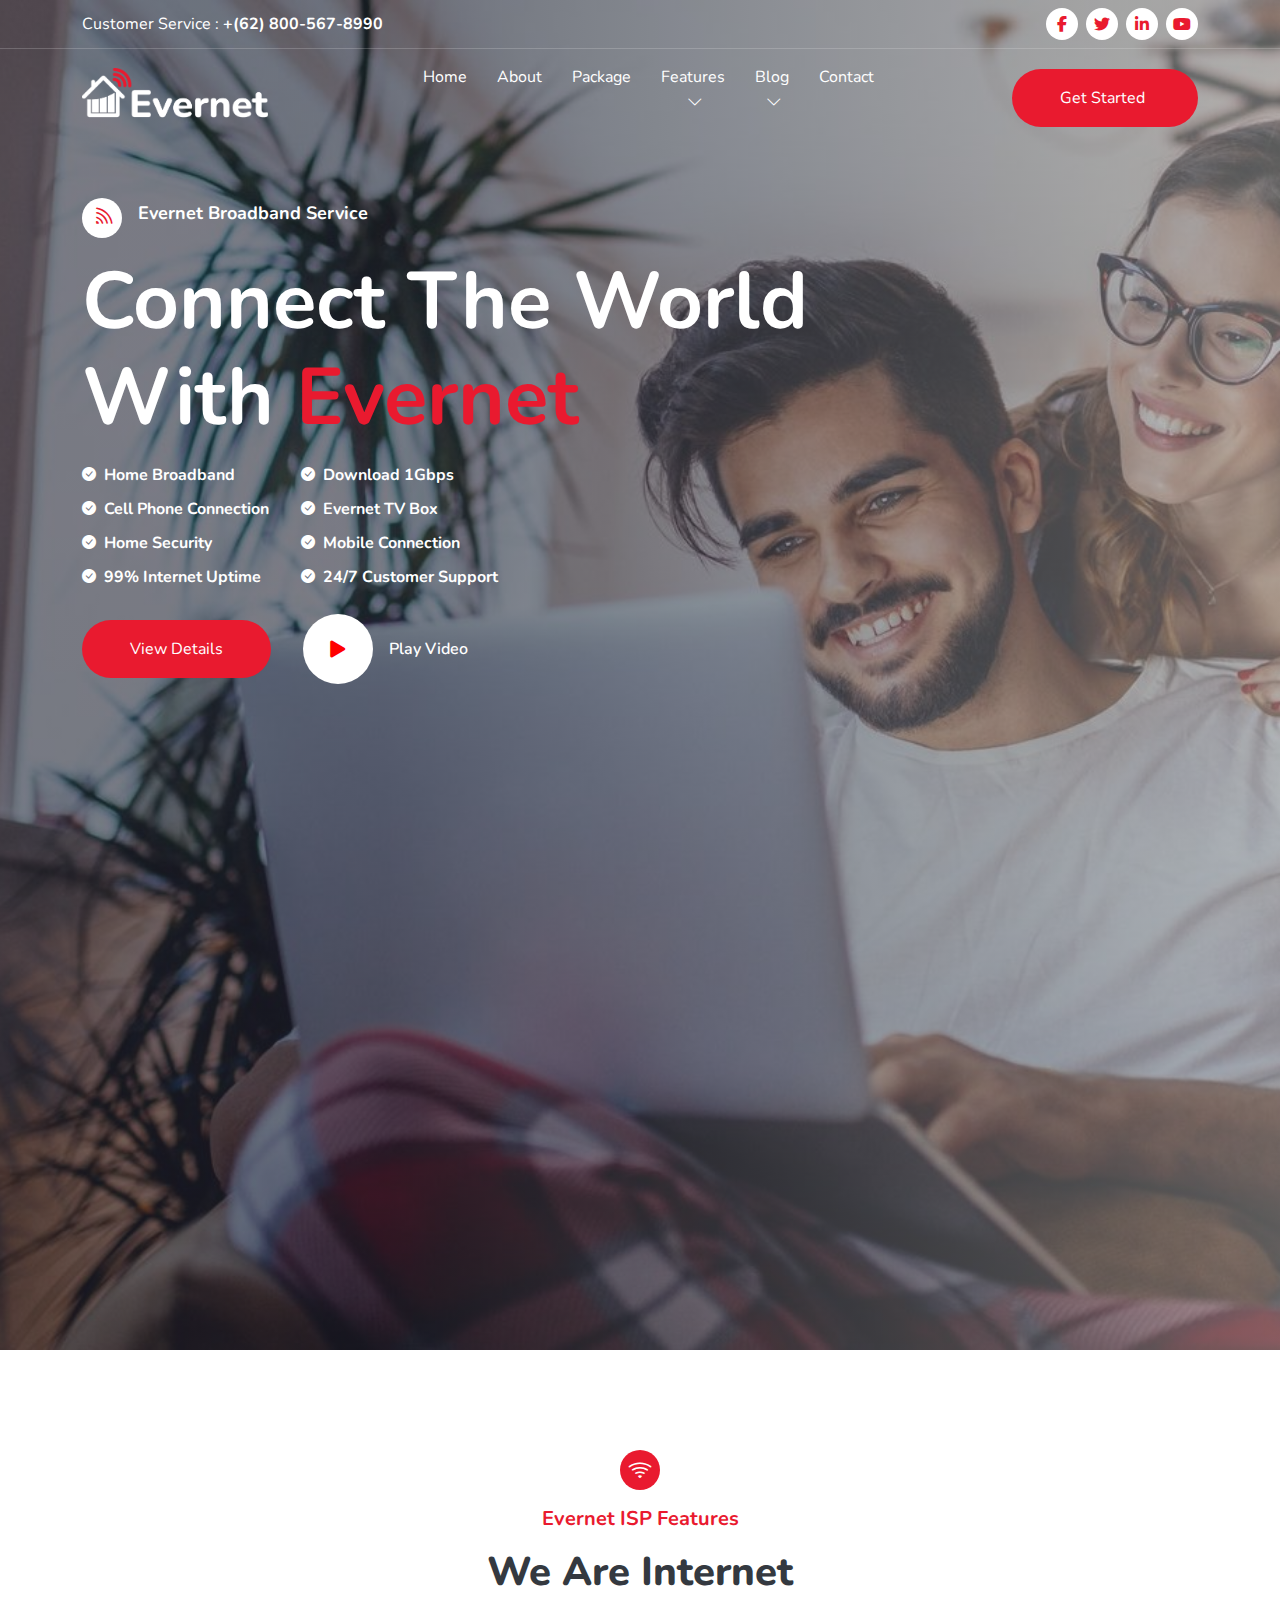
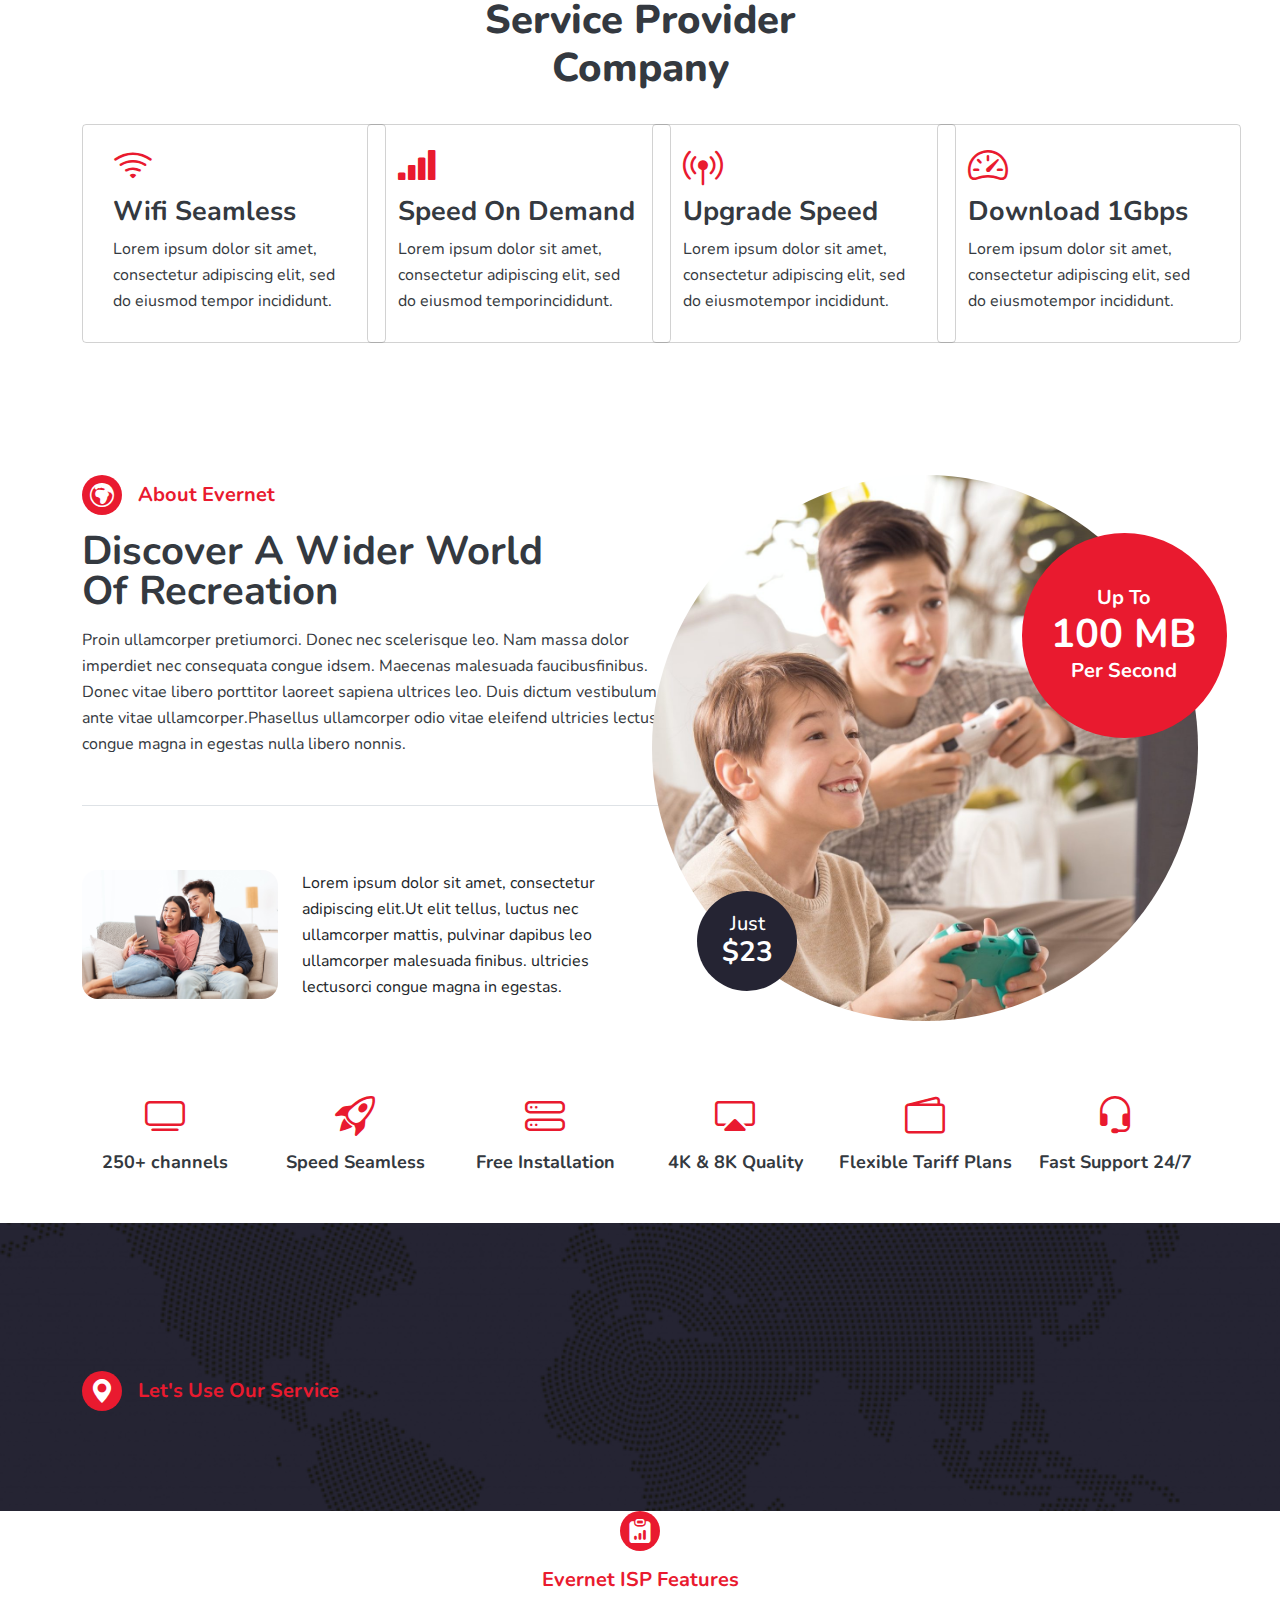
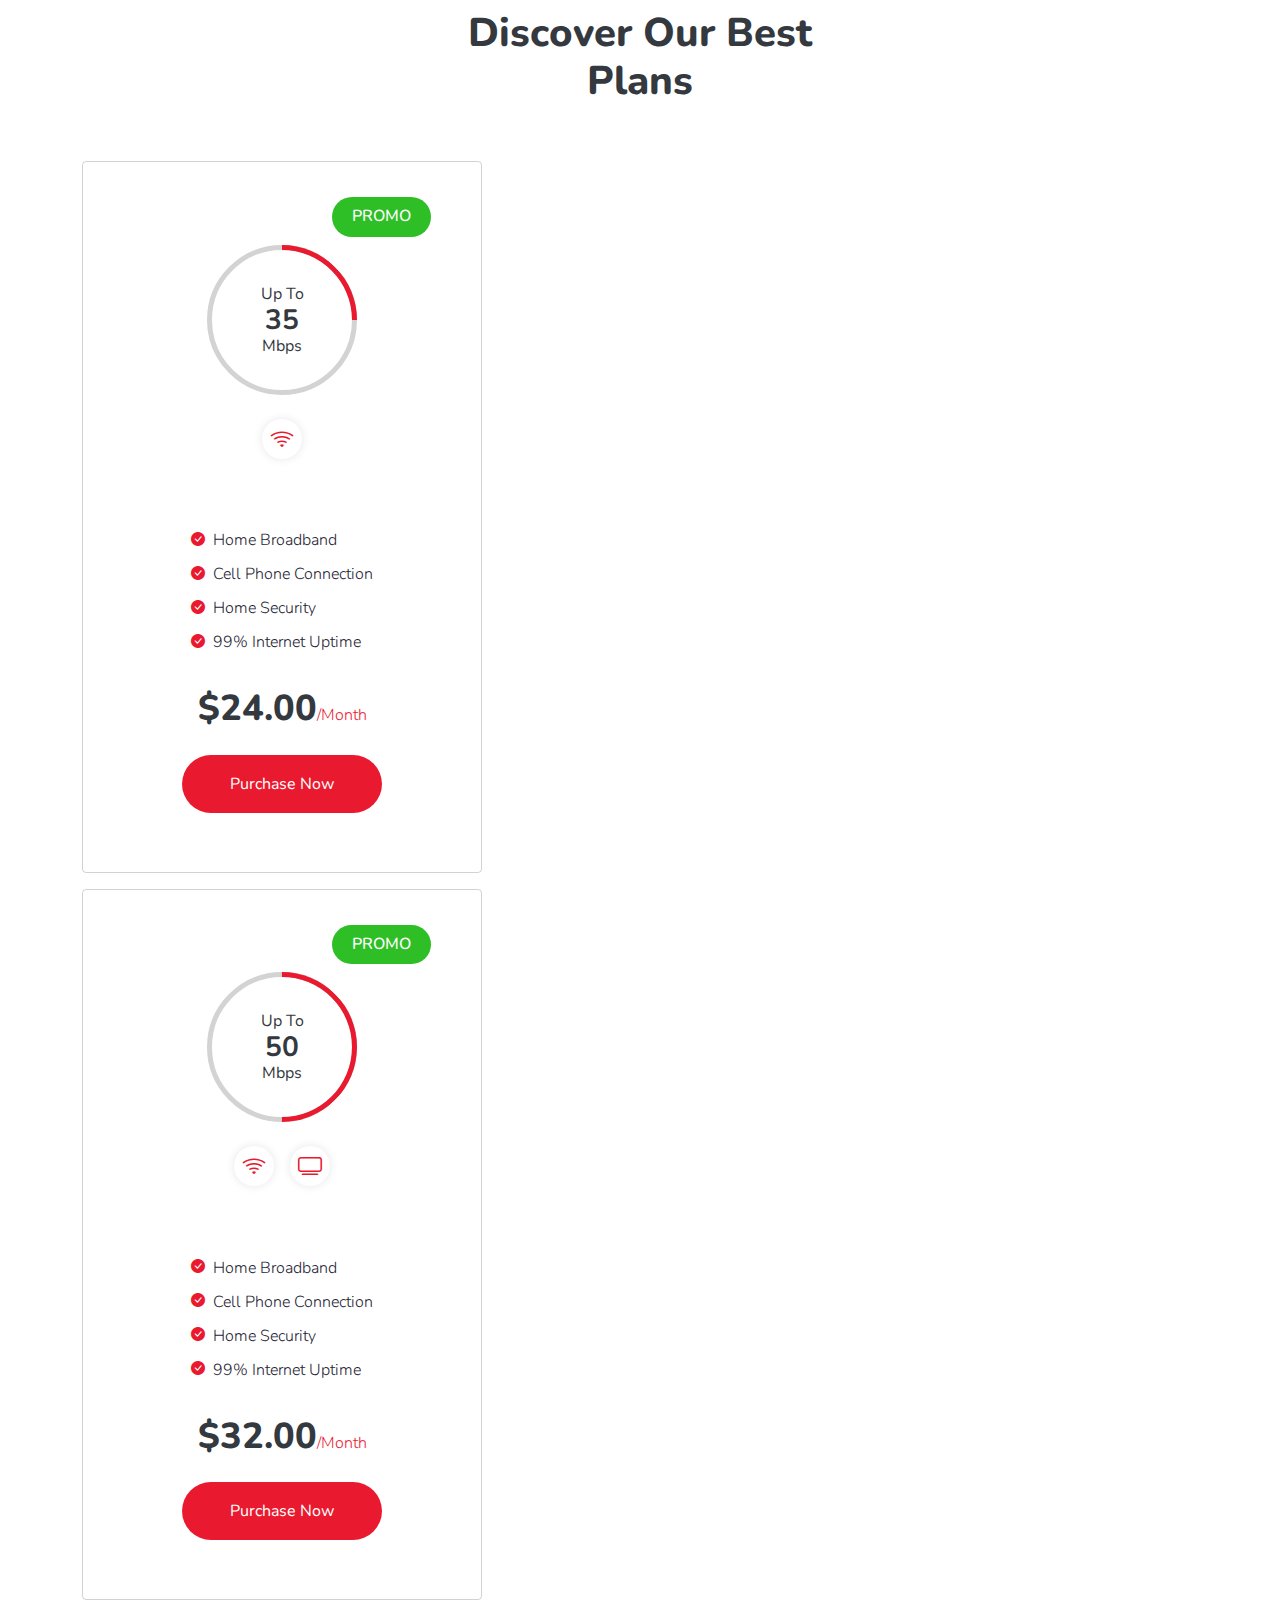
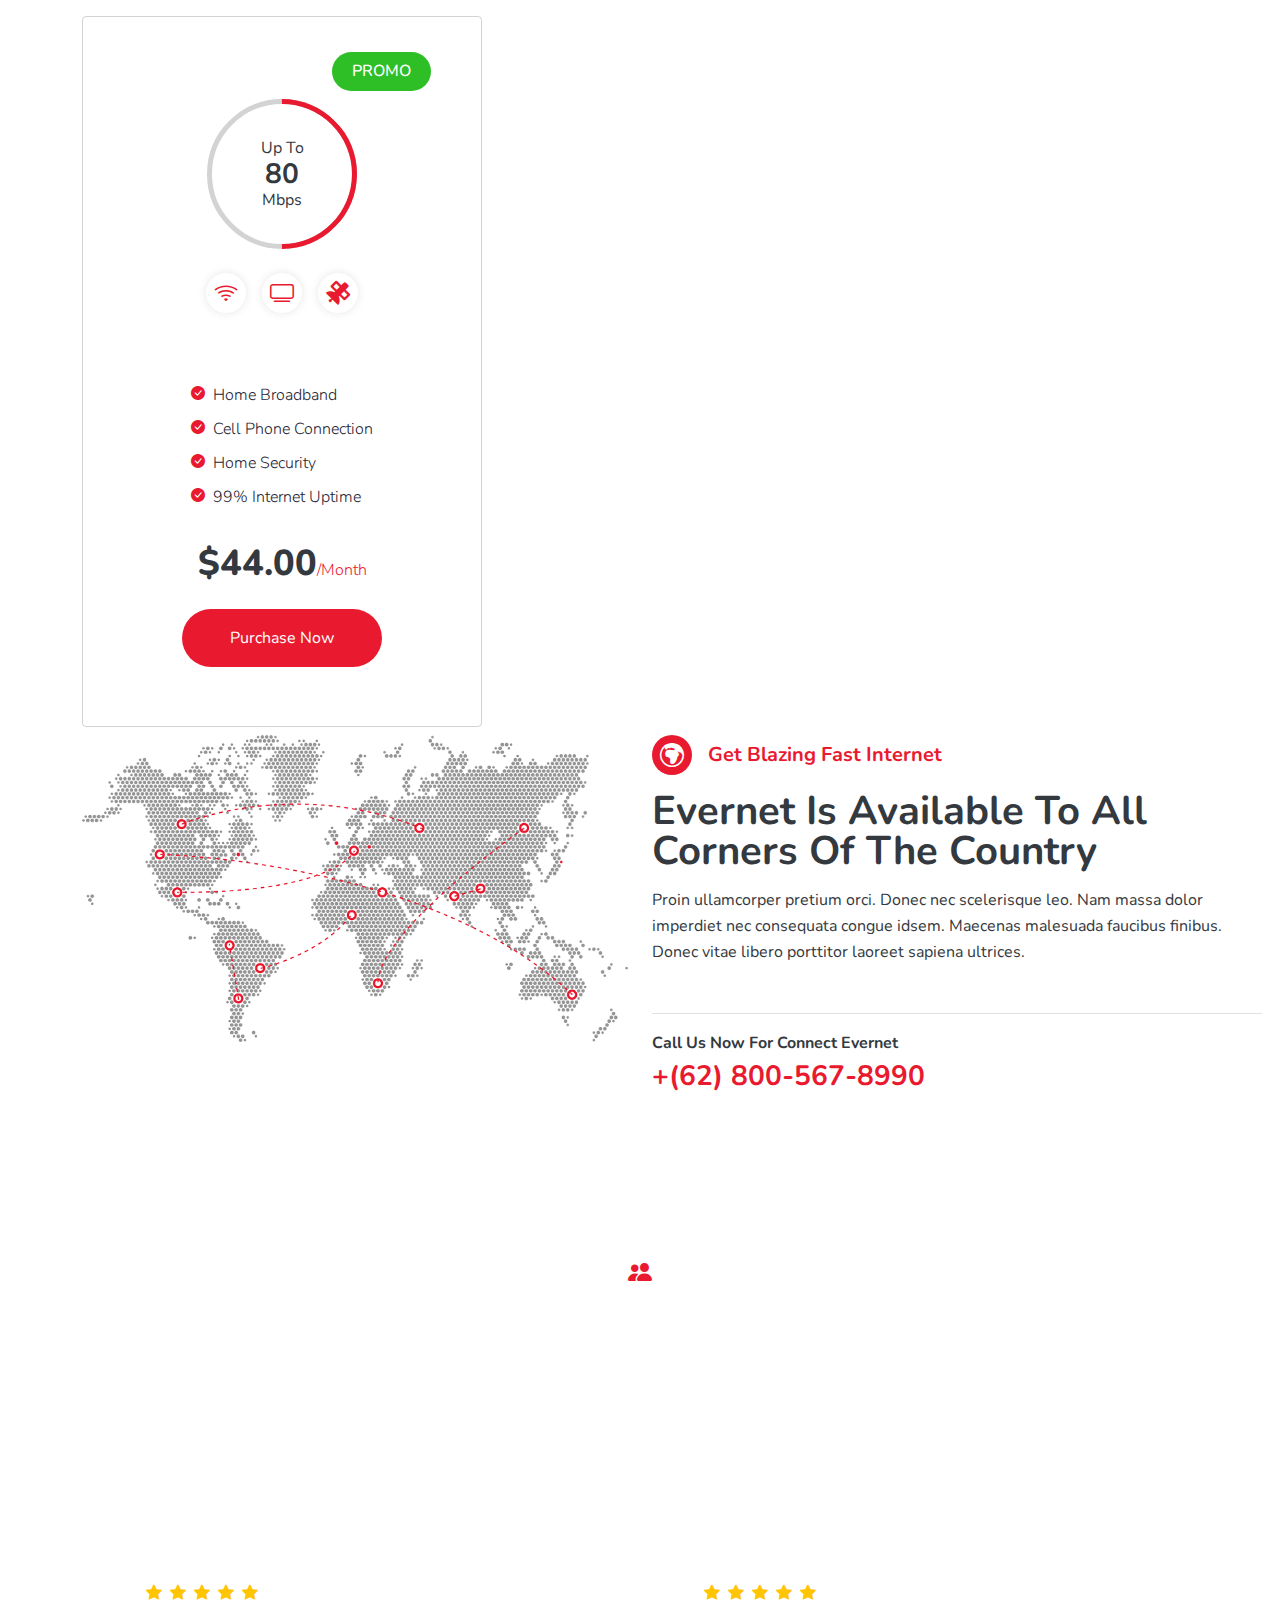
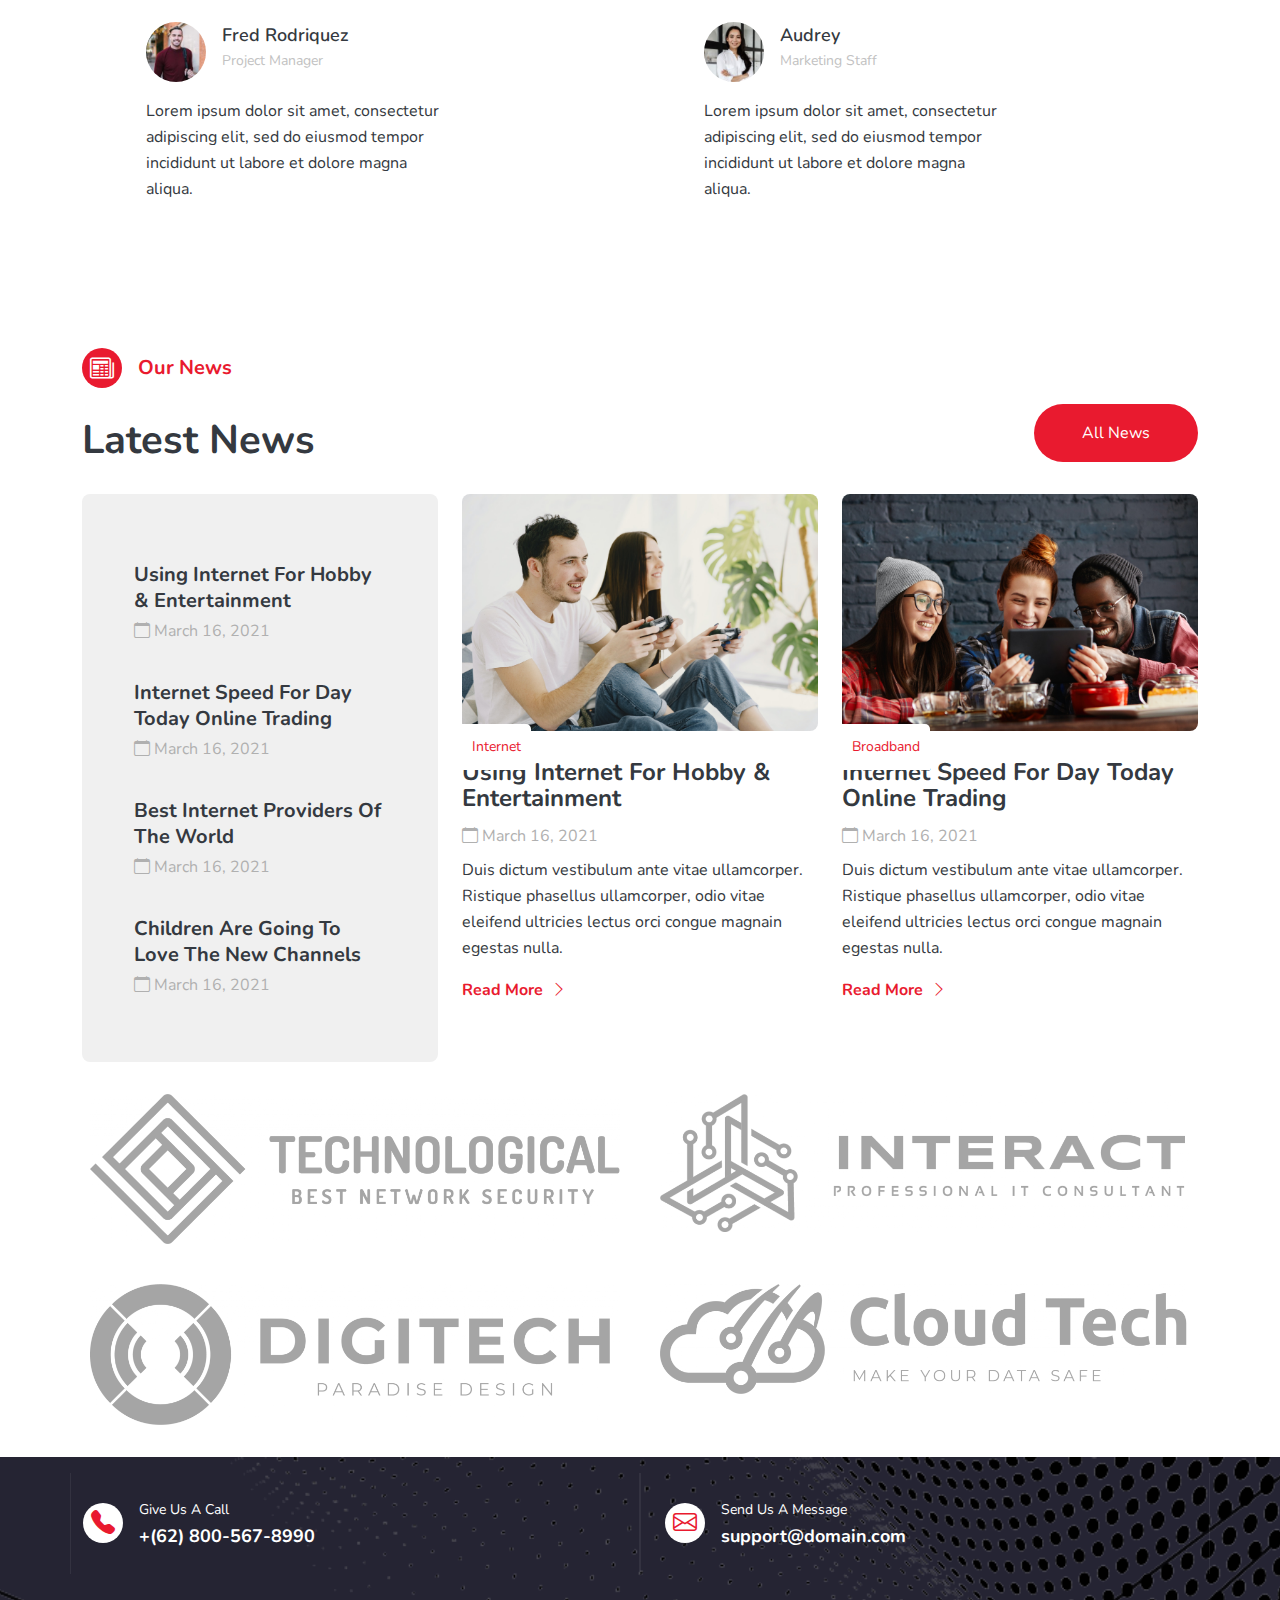
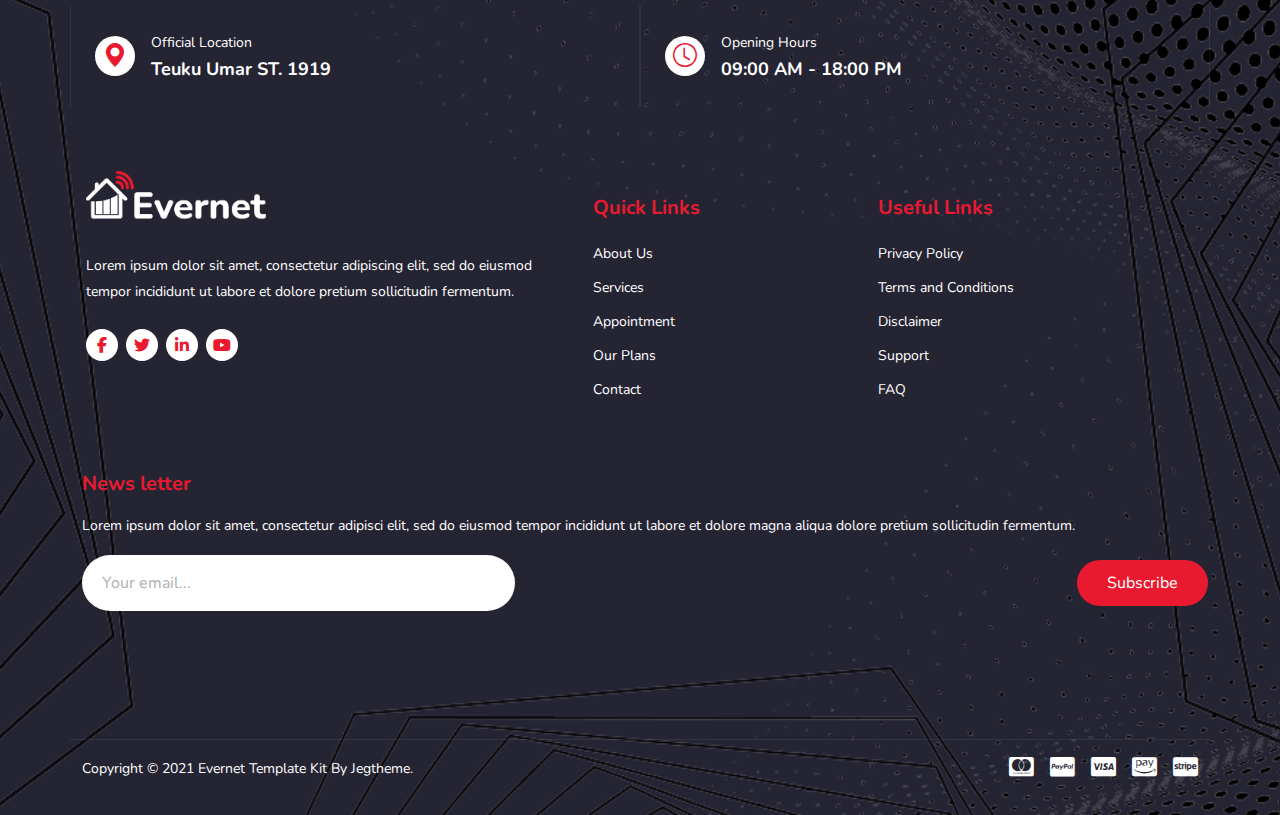
<file: index.html>
<!DOCTYPE html>
<html lang="en">

<head>
  <meta charset="UTF-8">
  <meta name="viewport" content="width=device-width, initial-scale=1.0">
  <title>Evernet</title>

  <!-- https://templatekit.jegtheme.com/evernet/ -->
  <link rel="stylesheet" href="css/owl.carousel.min.css">
  <link rel="stylesheet" href="css/owl.theme.default.min.css">
  <link rel="stylesheet" href="css/bootstrap.min.css">
  <link rel="stylesheet" href="font/bootstrap-icons.css">
  <link rel="stylesheet" href="css/all.min.css">
  <link rel="stylesheet" href="css/media.css">
  <link rel="stylesheet" href="css/style.css">

</head>

<body>

  <header>
    <div class="header bg-transparent">
      <div class="top-header p-2 d-none d-sm-block">
        <div class="container">
          <div class="row justify-content-between  align-items-center">
            <div class="col-md-auto col-8">
              <p class="m-0 text-white fs-6">Customer Service : <span class="fw-bold">+(62) 800-567-8990</span></p>
            </div>
            <div class="col-md-auto col-4 social-icon justify-content-end d-flex">
              <a href="#" class=" red-f  me-1"><i class="fa-brands fa-facebook-f "></i></a>
              <a href="#" class=" red-f mx-1"><i class="fa-brands fa-twitter "></i></a>
              <a href="#" class=" red-f mx-1"><i class="fa-brands fa-linkedin-in "></i></a>
              <a href="#" class=" red-f ms-1"><i class="fa-brands fa-youtube "></i></a>
            </div>
          </div>
        </div>
      </div>
      <div class="bottom-header">
        <div class="container">
          <!-- <div class="row">
            <nav class="navbar py-2 mob_nav d-block">
              <div class="container-fluid">
                <a class="navbar-brand m-0" href="#">
                  <img src="image/logo-evernet-4.png" alt="" width="180">
                </a>

                <div class="collapse navbar-collapse justify-content-center align-items-center mobile_view">
                  <ul class="navbar-nav text-center main_menu ">
                    <li class="nav-item p-3">
                      <a class="nav-link active text-white p-0" aria-current="page" href="#">Home</a>
                    </li>
                    <li class="nav-item p-3">
                      <a class="nav-link text-white p-0" href="#">about</a>
                    </li>
                    <li class="nav-item p-3">
                      <a class="nav-link text-white p-0" href="#">packages</a>
                    </li>
                    <li class="nav-item p-3">
                      <a class="nav-link text-white p-0" href="#">features<i class="bi bi-chevron-down ps-1"></i></a>
                      <ul class="sub_menu dropdown-menu">
                        <li><a href="#" class="dropdown">services</a></li>
                        <li><a href="#" class="dropdown">team</a></li>
                        <li><a href="#" class="dropdown">faq</a></li>
                        <li><a href="#" class="dropdown">404 page</a></li>
                      </ul>

                    </li>
                    <li class="nav-item p-3">
                      <a class="nav-link text-white p-0" href="#">blog<i
                          class="bi bi-chevron-down align-items-center ps-1"></i></a>
                      <ul class="sub_menu">
                        <li><a href="#">blog</a></li>
                        <li><a href="#">single blog</a></li>
                      </ul>
                    </li>
                    <li class="nav-item p-3">
                      <a class="nav-link text-white p-0" href="#">contact</a>
                    </li>
                  </ul>
                </div>
                <a href="#" class="red-bg px-5 py-3 rounded-pill text-white d-none d-xl-block get">Get Started</a>
              </div>
            </nav>
          </div> -->
          
          <div class="row-xl d-flex align-items-center justify-content-between">
            <div class="col-xl-2 col-6 col-md-3">
              <div class="h-logo">
                <img src="image/logo-evernet-4.png" alt="" class="w-100">
              </div>
            </div>
            <div class="col-xl-5 text-center d-xl-block d-none">
              <nav>
                <ul class="main_menu d-flex">
                  <li><a href="index.html" class="text-white">home</a></li>
                  <li><a href="about.html" class="text-white">about</a></li>
                  <li><a href="package.html" class="text-white">package</a></li>
                  <li>
                    <a href="#" class="text-white">features<i class="bi bi-chevron-down ps-1"></i></a>
                    <ul class="sub_menu dropdown-menu">
                      <li><a href="f-ser.html" class="dropdown">services</a></li>
                      <li><a href="f-team.html" class="dropdown">team</a></li>
                      <li><a href="#" class="dropdown">faq</a></li>
                      <li><a href="f-404.html" class="dropdown">404 page</a></li>
                    </ul>
                    </li>
                  <li>
                    <a class="text-white" href="#">blog<i class="bi bi-chevron-down align-items-center ps-1"></i></a>
                    <ul class="sub_menu">
                      <li><a href="blog.html">blog</a></li>
                      <li><a href="#">single blog</a></li>
                    </ul>
                  </li>
                  <li><a href="contact.html" class="text-white">contact</a></li>

                </ul>
              </nav>
            </div>
            <div class="col-xl-2">
                <a href="#" class="red-bg px-5 py-3 rounded-pill text-white d-none d-xl-block get">Get Started</a>
                <button class="navbar-toggler d-xl-none" type="button" data-bs-toggle="collapse"
              data-bs-target="#navbarSupportedContent" aria-controls="navbarSupportedContent" aria-expanded="false"
              aria-label="Toggle navigation">
              <a data-bs-toggle="offcanvas" href="#offcanvasExample" role="button" aria-controls="offcanvasExample">
                <i class="fa-solid fa-bars menu-bar d-flex align-items-center justify-content-center "></i>
              </a>
                </button>  
            </div>
          
          </div>
          
        </div>
      </div>
    </div>
  </header>


  <main>

    <!-- /* **************************Banner************************** */ -->
    <section>
      <div class="banner">
        <div class="container">
          <!-- <div class="banner-img"> -->
            <div class="banner-con mt-lg-5 mt-md-5 mt-sm-2">
              <div class="con d-flex align-items-center">
                <i class="bi bi-wifi red-f fs-4"></i>
                <h6 class="ps-3 text-white fw-bold">Evernet Broadband Service</h6>
              </div>
              <div class="envert-text">
                <p class="mt-3 text-white fw-bold">Connect The World With <span class="red-f">Evernet</span></p>
              </div>
              <div class="list pe-md-3 d-md-flex">
                <div class="banner-list pe-md-3">
                  <ul class="mb-2">
                    <li class="d-flex"><i class="bi bi-check-circle-fill"></i>
                      <p class="text-white ps-2 mb-2 fs-6 fw-bold">Home Broadband</p>
                    </li>
                    <li class="d-flex"><i class="bi bi-check-circle-fill"></i>
                      <p class="text-white ps-2 mb-2 fs-6 fw-bold">Cell Phone Connection</p>
                    </li>
                    <li class="d-flex"><i class="bi bi-check-circle-fill"></i>
                      <p class="text-white ps-2 mb-2 fs-6 fw-bold">Home Security</p>
                    </li>
                    <li class="d-flex"><i class="bi bi-check-circle-fill"></i>
                      <p class="text-white ps-2 mb-0 fs-6 fw-bold">99% Internet Uptime</p>
                    </li>
                  </ul>
                </div>
                <div class="banner-list ps-md-3">
                  <ul>
                    <li class="d-flex p-0"><i class="bi bi-check-circle-fill"></i>
                      <p class="text-white ps-2 mb-2 fs-6 fw-bold mb-0">Download 1Gbps</p>
                    </li>
                    <li class="d-flex"><i class="bi bi-check-circle-fill"></i>
                      <p class="text-white ps-2 fs-6 mb-2 fw-bold">Evernet TV Box</p>
                    </li>
                    <li class="d-flex"><i class="bi bi-check-circle-fill"></i>
                      <p class="text-white ps-2 fs-6 mb-2 fw-bold">Mobile Connection</p>
                    </li>
                    <li class="d-flex"><i class="bi bi-check-circle-fill"></i>
                      <p class="text-white ps-2 fs-6 mb-2 fw-bold">24/7 Customer Support</p>
                    </li>
                  </ul>
                </div>
              </div>
              <div class="play d-md-flex align-items-center">
                <div class="play-btn pe-3">
                  <a href="#" class="red-bg px-5 py-3 rounded-pill text-white">View Details</a>
                </div>
                <div class="play ps-md-3 d-flex align-items-center">
                  <i class="bi bi-play-fill"></i>
                  <p class="ps-3 mb-0 text-white fw-semibold">Play Video</p>
                </div>
              </div>
            </div>
          <!-- </div> -->
        </div>
      </div>
    </section>

    <!-- /* **************************Services************************** */ -->
    <section>
      <div class="services">
        <div class="container">
          <div class="service-con">
            <div class="wifi  align-items-center justify-content-center d-flex">
              <i class="bi bi-wifi fs-4 d-flex"></i>
            </div>
            <div class="wifi-con text-center">
              <p class="red-f fw-bold fs-5 my-3"> Evernet ISP Features</p>
              <h1 class="lh-2">We Are Internet Service Provider Company</h1>
            </div>
            <div class="ser my-4 align-items-center">
              <div class="row">
                <div class="col-xl-3 col-md-6 col-12">
                  <div class="ser-wifi my-2">
                    <div class="card" style="width: 19rem;">
                      <div class="card-body p-0 text-start">
                        <i class="bi bi-wifi red-f"></i>
                        <h2 class="card-subtitle my-2 mx-0 fw-bold">Wifi Seamless</h2>
                        <p class="card-text fs-6 mb-2">Lorem ipsum dolor sit amet, consectetur adipiscing elit, sed do
                          eiusmod tempor incididunt.</p>
                      </div>
                    </div>
                  </div>
                </div>

                <div class="col-xl-3 col-md-6 col-12">
                  <div class="ser-wifi my-2">
                    <div class="card" style="width: 19rem;">
                      <div class="card-body p-0 text-start">
                        <i class="bi bi-reception-4 red-f"></i>
                        <h2 class="card-subtitle my-2 mx-0 fw-bold">Speed On Demand</h2>
                        <p class="card-text fs-6 mb-2">Lorem ipsum dolor sit amet, consectetur adipiscing elit, sed do
                          eiusmod temporincididunt.</p>
                      </div>
                    </div>
                  </div>
                </div>

                <div class="col-xl-3 col-md-6 col-12">
                  <div class="ser-wifi my-2">
                    <div class="card" style="width: 19rem;">
                      <div class="card-body p-0 text-start">
                        <i class="bi bi-broadcast-pin red-f"></i>
                        <h2 class="card-subtitle my-2 fw-bold">Upgrade Speed</h2>
                        <p class="card-text fs-6 mb-2">Lorem ipsum dolor sit amet, consectetur adipiscing elit, sed do
                          eiusmotempor incididunt.</p>
                      </div>
                    </div>
                  </div>
                </div>

                <div class="col-xl-3 col-md-6 col-12">
                  <div class="ser-wifi my-2">
                    <div class="card" style="width: 19rem;">
                      <div class="card-body p-0 text-start">
                        <i class="bi bi-speedometer2 red-f"></i>
                        <h2 class="card-subtitle my-2 fw-bold">Download 1Gbps</h2>
                        <p class="card-text fs-6 mb-2">Lorem ipsum dolor sit amet, consectetur adipiscing elit, sed do
                          eiusmotempor incididunt.</p>
                      </div>
                    </div>
                  </div>
                </div>

              </div>
            </div>
          </div>
        </div>
      </div>
    </section>

    <!-- /* **************************About************************** */ -->
    <section>
      <div class="about">
        <div class="container">
          <div class="row">
            <div class=" col-xl-6 left-about mb-5">
              <div class="about-con d-flex align-items-center">
                <i class="bi bi-globe-europe-africa fs-4"></i>
                <p class="ps-3 red-f fw-bold text-center fs-5 mb-0">About Evernet</p>
              </div>
              <div class="about-title">
                <p class=" dis fs-1 fw-bolder my-3 lh-1" style="color: #343940; width: 500px;">Discover A Wider World Of
                  Recreation
                <p>
                <p class="pro fs-6 fw-ligh border-bottom pb-5" style="color: #343940; width: 610px;">Proin ullamcorper
                  pretiumorci. Donec nec scelerisque leo. Nam massa dolor imperdiet nec consequata congue idsem.
                  Maecenas malesuada faucibusfinibus. Donec vitae libero porttitor laoreet sapiena ultrices leo. Duis
                  dictum vestibulum ante vitae ullamcorper.Phasellus ullamcorper odio vitae eleifend ultricies lectus
                  orci congue magna in egestas nulla libero nonnis.</p>
              </div>
              <div class="about-img d-xxl-flex d-xl-flex d-lg-flex d-md-flex pt-5">
                <div class="img p-0">
                  <img src="image/cheerful-asian-couple-using-digital-tablet-browsing-internet-at-home.jpg" alt=""
                    class="w-100  rounded-4">
                </div>
                <div class="pr m-0">
                  <p style="width: 350px;" class="ps-xl-4 ps-lg-5 m-0 mb-0">Lorem ipsum dolor sit amet, consectetur adipiscing
                    elit.Ut elit tellus, luctus nec ullamcorper mattis, pulvinar dapibus leo ullamcorper malesuada
                    finibus. ultricies lectusorci congue magna in egestas.</p>
                </div>
              </div>
            </div>

            <div class="col-xl-6 right-about">
              <div class="right-img d-flex align-items-center justify-content-center">
                <img src="image/brothers-playing-on-playstation-e1615963163461.jpg" alt="" width="100%"
                  class="rounded-pill">
              </div>
              <div class="red-100 text-center">
                <div class="red-con red-bg justify-content-center align-content-center">
                  <h5 class="text-white fw-bold m-0">Up To</h5>
                  <h1 class="text-white fw-bold p-0 m-0">100 MB</h1>
                  <p class="text-white fs-5 fw-bold m-0">Per Second</p>
                </div>
                <div class="black-con text-light justify-content-center align-content-center text-center">
                  <h5 class="text-white m-0">Just</h5>
                  <h3 class="text-white fw-bold m-0">$23</h3>
                </div>
              </div>
            </div>
          </div>
        </div>
      </div>
    </section>

    <!-- /* **************************icon-Sec************************** */ -->
    <section>
      <div class="icon-sec my-md-5 my-4">
        <div class="container">
          <div class="row">
            <div class=" card-sec col-xl-2 col-md-4 col-6 p-0 mb-xl-0 mb-md-4 mb-3">
              <div class="card-icon text-center" style="max-width: 18rem;">
                <div class="card-body">
                  <i class="bi bi-tv red-f fs-1"></i>
                  <p class="card-text">250+ channels</p>
                </div>
              </div>
            </div>

            <div class="card-sec col-xl-2 col-md-4 col-6 p-0 mb-xl-0 mb-md-4 mb-3">
              <div class="card-icon text-center" style="max-width: 18rem;">
                <div class="card-body">
                  <i class="bi bi-rocket-takeoff red-f fs-1"></i>
                  <p class="card-text">Speed Seamless</p>
                </div>
              </div>
            </div>

            <div class="card-sec col-xl-2 col-md-4 col-6 p-0 mb-xl-0 mb-md-4 mb-3">
              <div class="card-icon text-center" style="max-width: 18rem;">
                <div class="card-body">
                  <i class="bi bi-hdd-stack red-f fs-1"></i>
                  <p class="card-text">Free Installation</p>
                </div>
              </div>
            </div>

            <div class=" card-sec col-xl-2 col-md-4 col-6 p-0  mb-md-0 mb-3">
              <div class="card-icon text-center" style="max-width: 18rem;">
                <div class="card-body">
                  <i class="bi bi-cast red-f fs-1"></i>
                  <p class="card-text">4K & 8K Quality</p>
                </div>
              </div>
            </div>

            <div class="card-sec col-xl-2 col-md-4 col-6 p-0  mb-0">
              <div class="card-icon text-center" style="max-width: 18rem;">
                <div class="card-body">
                  <i class="bi bi-wallet2 red-f fs-1"></i>
                  <p class="card-text">Flexible Tariff Plans</p>
                </div>
              </div>
            </div>

            <div class="card-sec col-xl-2 col-md-4 col-6 p-0 mb-0">
              <div class="card-icon text-center" style="max-width: 18rem;">
                <div class="card-body">
                  <i class="bi bi-headset red-f fs-1"></i>
                  <p class="card-text">Fast Support 24/7</p>
                </div>
              </div>
            </div>
          </div>
        </div>
      </div>
    </section>

    <!-- /* **************************Input-Ser************************** */ -->
    <section>
      <div class="input-ser">
        <div class="container">
          <div class="row">
            <div class="col">
              <div class="input-con align-items-center pt-5">
                <div class="map d-flex align-items-center">
                  <i class="bi bi-geo-alt-fill fs-4"></i>
                  <p class="ps-3 red-f fw-bold fs-5 mb-0">Let's Use Our Service</p>
                </div>
                <div class="check my-4 d-xxl-flex d-xl-none">
                  <div class="check-con lh-1">
                    <p class="fs-1 text-white fw-bold my-xxl-0 mb-lg-5 mb-md-5 mb-sm-5">Check Ability To Connect Our
                      Services In Your Area</p>
                  </div>
                  <div class="col check-input pb-5">
                    <input type="email" placeholder="Your email..." class=" rounded-5">
                    <div class="check-btn">
                      <a href="#" class="red-bg px-5 py-3 rounded-pill text-white get">Check Now</a>
                    </div>
                  </div>
                </div>

              </div>
            </div>
          </div>
        </div>
      </div>
    </section>

    <!-- /* **************************Pricing************************** */ -->
    <section>
      <div class="pricing">
        <div class="container">
          <div class="pricing-con mb-5">
            <div class="wifi  align-items-center justify-content-center d-flex">
              <i class="bi bi-clipboard-data-fill fs-4 d-flex"></i>
            </div>
            <div class="wifi-con text-center px-0">
              <p class="red-f fw-bold fs-5 my-3"> Evernet ISP Features</p>
              <h1 class="lh-2">Discover Our Best Plans</h1>
            </div>
          </div>
          <div class="pri-area">
            <div class="row">
              <div class="col-xxl-4 col-xl-12">
                <div class="ser-pr my-2 p-0">
                  <div class="card card-pr p-0" style="width: 25rem;">
                    <div class="card-body-pr">
                      <div class="promo align-items-end justify-content-end d-flex">
                        <h6>PROMO</h6>
                      </div>
                      <div class="d-flex align-items-center justify-content-center">
                        <div class="mbps d-flex align-items-center justify-content-center">
                          <div class="mbps-con">
                            <p class="p-0 m-0 text-center" style="color: #343940;">Up To</p>
                            <p class="p-0 m-0 text-center fw-bold fs-3" style="color: #343940;">35</p>
                            <p class="p-0 m-0 text-center" style="color: #343940;">Mbps</p>
                          </div>
                        </div>
                      </div>
                      <div class="wifi-pr align-items-center justify-content-center d-flex my-4">
                        <i class="bi bi-wifi fs-4 d-flex"></i>
                      </div>
                      <h4 class="card-subtitle my-2 fw-bold text-center">Internet</h4>
                      <div class="pricing-list align-items-center justify-content-center d-flex mt-3">
                        <ul class="mb-2">
                          <li class="d-flex"><i class="bi bi-check-circle-fill"></i>
                            <p class="ps-2 mb-2 fs-6 fw-light">Home Broadband</p>
                          </li>
                          <li class="d-flex"><i class="bi bi-check-circle-fill"></i>
                            <p class="ps-2 mb-2 fs-6 fw-light">Cell Phone Connection</p>
                          </li>
                          <li class="d-flex"><i class="bi bi-check-circle-fill"></i>
                            <p class="ps-2 mb-2 fs-6 fw-light">Home Security</p>
                          </li>
                          <li class="d-flex"><i class="bi bi-check-circle-fill"></i>
                            <p class="ps-2 mb-0 fs-6 fw-light">99% Internet Uptime</p>
                          </li>
                        </ul>
                      </div>
                      <div class="month text-center">
                        <h2 class="my-4">$24.00<span>/Month</span></h2>
                        <div class="pur-btn mb-4">
                          <a href="#" class="red-bg px-5 py-3 rounded-pill text-white">Purchase Now</a>
                        </div>
                      </div>
                    </div>
                  </div>
                </div>
              </div>

              <div class="col-xxl-4  col-xl-12">
                <div class="ser-pr my-2 p-0">
                  <div class="card card-pr p-0" style="width: 25rem;">
                    <div class="card-body-pr">
                      <div class="promo align-items-end justify-content-end d-flex">
                        <h6>PROMO</h6>
                      </div>
                      <div class="d-flex align-items-center justify-content-center">
                        <div class="mbps mbps-2 d-flex align-items-center justify-content-center">
                          <div class="mbps-con">
                            <p class="p-0 m-0 text-center" style="color: #343940;">Up To</p>
                            <p class="p-0 m-0 text-center fw-bold fs-3" style="color: #343940;">50</p>
                            <p class="p-0 m-0 text-center" style="color: #343940;">Mbps</p>
                          </div>
                        </div>
                      </div>
                      <div class="wifi-pr align-items-center justify-content-center d-flex my-4 gap-3">
                        <i class="bi bi-wifi fs-4 d-flex"></i>
                        <i class="bi bi-tv fs-4 d-flex"></i>
                      </div>
                      <h4 class="card-subtitle my-2 fw-bold text-center">Internet + TV</h4>
                      <div class="pricing-list align-items-center justify-content-center d-flex mt-3">
                        <ul class="mb-2">
                          <li class="d-flex"><i class="bi bi-check-circle-fill"></i>
                            <p class="ps-2 mb-2 fs-6 fw-light">Home Broadband</p>
                          </li>
                          <li class="d-flex"><i class="bi bi-check-circle-fill"></i>
                            <p class="ps-2 mb-2 fs-6 fw-light">Cell Phone Connection</p>
                          </li>
                          <li class="d-flex"><i class="bi bi-check-circle-fill"></i>
                            <p class="ps-2 mb-2 fs-6 fw-light">Home Security</p>
                          </li>
                          <li class="d-flex"><i class="bi bi-check-circle-fill"></i>
                            <p class="ps-2 mb-0 fs-6 fw-light">99% Internet Uptime</p>
                          </li>
                        </ul>
                      </div>
                      <div class="month text-center">
                        <h2 class="my-4">$32.00<span>/Month</span></h2>
                        <div class="pur-btn mb-4">
                          <a href="#" class="red-bg px-5 py-3 rounded-pill text-white">Purchase Now</a>
                        </div>
                      </div>
                    </div>
                  </div>
                </div>
              </div>

              <div class="col-xxl-4  col-xl-12">
                <div class="ser-pr my-2 p-0">
                  <div class="card card-pr p-0" style="width: 25rem;">
                    <div class="card-body-pr">
                      <div class="promo align-items-end justify-content-end d-flex">
                        <h6>PROMO</h6>
                      </div>
                      <div class="d-flex align-items-center justify-content-center">
                        <div class="mbps mbps-2 d-flex align-items-center justify-content-center">
                          <div class="mbps-con">
                            <p class="p-0 m-0 text-center" style="color: #343940;">Up To</p>
                            <p class="p-0 m-0 text-center fw-bold fs-3" style="color: #343940;">80</p>
                            <p class="p-0 m-0 text-center" style="color: #343940;">Mbps</p>
                          </div>
                        </div>
                      </div>
                      <div class="wifi-pr align-items-center justify-content-center d-flex my-4 gap-3">
                        <i class="bi bi-wifi fs-4 d-flex"></i>
                        <i class="bi bi-tv fs-4 d-flex"></i>
                        <i class="fa-solid fa-satellite fs-4 d-flex"></i>
                      </div>
                      <h4 class="card-subtitle my-2 fw-bold text-center">Internet + TV</h4>
                      <div class="pricing-list align-items-center justify-content-center d-flex mt-3">
                        <ul class="mb-2">
                          <li class="d-flex"><i class="bi bi-check-circle-fill"></i>
                            <p class="ps-2 mb-2 fs-6 fw-light">Home Broadband</p>
                          </li>
                          <li class="d-flex"><i class="bi bi-check-circle-fill"></i>
                            <p class="ps-2 mb-2 fs-6 fw-light">Cell Phone Connection</p>
                          </li>
                          <li class="d-flex"><i class="bi bi-check-circle-fill"></i>
                            <p class="ps-2 mb-2 fs-6 fw-light">Home Security</p>
                          </li>
                          <li class="d-flex"><i class="bi bi-check-circle-fill"></i>
                            <p class="ps-2 mb-0 fs-6 fw-light">99% Internet Uptime</p>
                          </li>
                        </ul>
                      </div>
                      <div class="month text-center">
                        <h2 class="my-4">$44.00<span>/Month</span></h2>
                        <div class="pur-btn mb-4">
                          <a href="#" class="red-bg px-5 py-3 rounded-pill text-white">Purchase Now</a>
                        </div>
                      </div>
                    </div>
                  </div>
                </div>
              </div>


            </div>
          </div>

        </div>
      </div>
    </section>

    <!-- /* **************************Internet************************** */ -->
    <section>
      <div class="internet">
        <div class="container">
          <div class="row">
            <div class="inter-map col-xl-6">
              <div class="inter">
                <img src="image/nw.png" alt="" class="w-100">
              </div>
            </div>
            <div class="inter-con-area col-xl-6">
              <div class="inter-con d-flex align-items-center">
                <i class="bi bi-globe-europe-africa fs-4"></i>
                <p class="ps-3 red-f fw-bold text-center fs-5 mb-0">Get Blazing Fast Internet</p>
              </div>
              <div class="inter-title">
                <p class="dis fs-1 fw-bolder my-3 lh-1" style="color: #343940;">Evernet Is Available To All Corners Of
                  The Country
                <p>
                <p class="inter-pro fs-6 fw-ligh border-bottom pb-5" style="color: #343940; width: 610px;">Proin
                  ullamcorper pretium orci. Donec nec scelerisque leo. Nam massa dolor imperdiet nec consequata congue
                  idsem. Maecenas malesuada faucibus finibus. Donec vitae libero porttitor laoreet sapiena ultrices.</p>
              </div>
              <div class="inter-call">
                <p class="fs-6 fw-bold p-0 my-1" style="color: #343940;">Call Us Now For Connect Evernet</p>
                <h3 class="red-f fw-bold p-0">+(62) 800-567-8990</h3>
              </div>
            </div>
          </div>
        </div>
      </div>
    </section>

    <!-- /* **************************Testimonial************************** */ -->
    <section>
      <div class="testimonial">
        <div class="container">
          <div class="row">
            <div class="col-12">
              <div class="testimonial-con align-items-center justify-content-center d-flex">
                <i class="bi bi-people-fill fs-4 d-flex"></i>
              </div>
              <div class="testimonial-con text-center">
                <p class="fw-bold fs-5 my-3 text-center" style="color: white">Testimonial</p>
                <h1 class="lh-2" style="color: white;">What Our Clients Say</h1>
                <p class="lorem fs-6  fw-light text-center mb-4 pb-4" style="color: white">Lorem ipsum dolor sit
                  amet, consectetur adipiscing elit, sed do eiusmod tempor incididunt ut labore et dolore magna aliqua.
                </p>
              </div>
            </div>

            <!-- <div class="owl-carousel owl-theme testimonial-rew d-flex gap-xxl-4 gap-lg-3 gap-md-3 p-0 m-0 align-items-center d-">
              <div class="col-xxl-4">
                <div class="card-area card-rew">
                  <div class="card radius-br mb-3">
                    <div class="card-body py-md-5 card-test radius-br px-4" style="background-color: white" width="200px">
                      <div class="testimoian-star d-flex">
                        <i class="bi bi-star-fill pe-1" style="color: #ffc402"></i>
                        <i class="bi bi-star-fill px-1" style="color: #ffc402"></i>
                        <i class="bi bi-star-fill px-1" style="color: #ffc402"></i>
                        <i class="bi bi-star-fill px-1" style="color: #ffc402"></i>
                        <i class="bi bi-star-fill ps-1" style="color: #ffc402"></i>
                      </div>
                      <div class="test-people py-3 d-flex">
                        <div class="test-img">
                          <img src="image/P2UGM57-150x150.jpg" alt="">
                        </div>
                        <div class="img-con ps-3">
                          <p class="test-name p-0 m-0 fw-semibold" style="color: #343940">Fred Rodriquez</p>
                          <p class="test-pos p-0 m-0 fw-normal" style="color: #c2c2c2">Project Manager</p>
                        </div>
                      </div>
                      <p class="card-text fs-6 fw-normal" style="color: #343940">Lorem ipsum dolor sit amet, consectetur adipiscing elit, sed do eiusmod tempor incididunt ut labore et dolore magna aliqua.</p>
                    </div>
                  </div>
                </div>
              </div>
              
              <div class="col-xxl-4">
                <div class="card-area card-rew d-xxl-block d-lg-block d-md-block d-sm-block d-sm-none">
                  <div class="card radius-br mb-3" style="max-width: 25.5rem;">
                    <div class="card-body py-md-5 card-test radius-br" style="background-color: white">
                      <div class="testimoian-star d-flex">
                        <i class="bi bi-star-fill pe-1" style="color: #ffc402"></i>
                        <i class="bi bi-star-fill px-1" style="color: #ffc402"></i>
                        <i class="bi bi-star-fill px-1" style="color: #ffc402"></i>
                        <i class="bi bi-star-fill px-1" style="color: #ffc402"></i>
                        <i class="bi bi-star-fill ps-1" style="color: #ffc402"></i>
                      </div>
                      <div class="test-people py-3 d-flex">
                        <div class="test-img">
                          <img src="image/RHDZL5A-150x150.jpg" alt="">
                        </div>
                        <div class="img-con ps-3">
                          <p class="test-name p-0 m-0 fw-semibold" style="color: #343940">Audrey Stevenson</p>
                          <p class="test-pos p-0 m-0 fw-normal" style="color: #c2c2c2">Marketing Staff</p>
                        </div>
                      </div>
                      <p class="card-text fs-6 fw-normal" style="color: #343940">Lorem ipsum dolor sit amet, consectetur adipiscing elit, sed do eiusmod tempor incididunt ut labore et dolore magna aliqua.</p>
                    </div>
                  </div>
                </div>
              </div>
                
              <div class="col-xxl-4">
                <div class="card-area card-rew">
                  <div class="card radius-br mb-3" style="max-width: 25.5rem;">
                    <div class="card-body py-md-5 card-test radius-br" style="background-color: white">
                      <div class="testimoian-star d-flex">
                        <i class="bi bi-star-fill pe-1" style="color: #ffc402"></i>
                        <i class="bi bi-star-fill px-1" style="color: #ffc402"></i>
                        <i class="bi bi-star-fill px-1" style="color: #ffc402"></i>
                        <i class="bi bi-star-fill px-1" style="color: #ffc402"></i>
                        <i class="bi bi-star-fill ps-1" style="color: #ffc402"></i>
                      </div>
                      <div class="test-people py-3 d-flex">
                        <div class="test-img">
                          <img src="image/PYTF4B7-150x150.jpg" alt="">
                        </div>
                        <div class="img-con ps-3">
                          <p class="test-name p-0 m-0 fw-semibold" style="color: #343940">Bennett Miller</p>
                          <p class="test-pos p-0 m-0 fw-normal" style="color: #c2c2c2">IT Programmer</p>
                        </div>
                      </div>
                      <p class="card-text fs-6 fw-normal" style="color: #343940">Lorem ipsum dolor sit amet, consectetur adipiscing elit, sed do eiusmod tempor incididunt ut labore et dolore magna aliqua.</p>
                    </div>
                  </div>
                </div>  
              </div>

              <div class="col-xxl-4">
                <div class="card-area card-rew d-xxl-block  d-lg-block d-lg-none d-sm-block d-sm-none">
                  <div class="card radius-br mb-3" style="max-width: 25.5rem;">
                    <div class="card-body py-md-5 card-test radius-br" style="background-color: white">
                      <div class="testimoian-star d-flex">
                        <i class="bi bi-star-fill pe-1" style="color: #ffc402"></i>
                        <i class="bi bi-star-fill px-1" style="color: #ffc402"></i>
                        <i class="bi bi-star-fill px-1" style="color: #ffc402"></i>
                        <i class="bi bi-star-fill px-1" style="color: #ffc402"></i>
                        <i class="bi bi-star-fill ps-1" style="color: #ffc402"></i>
                      </div>
                      <div class="test-people py-3 d-flex">
                        <div class="test-img">
                          <img src="image/PYTF4B7-150x150.jpg" alt="">
                        </div>
                        <div class="img-con ps-3">
                          <p class="test-name p-0 m-0 fw-semibold" style="color: #343940">Bennett Miller</p>
                          <p class="test-pos p-0 m-0 fw-normal" style="color: #c2c2c2">IT Programmer</p>
                        </div>
                      </div>
                      <p class="card-text fs-6 fw-normal" style="color: #343940">Lorem ipsum dolor sit amet, consectetur adipiscing elit, sed do eiusmod tempor incididunt ut labore et dolore magna aliqua.</p>
                    </div>
                  </div>
                </div>  
              </div>

            </div> -->

          </div>
          <div class="row owl-carousel owl-theme testimonial-rew d-flex mx-1 align-items-center">
              <div class="col-xl-4 col-md-11 col-11 col-11 slider_test">
                <div class="rew-area rounded-4" style="background-color: white">
                  <div class="rew-con p-lg-5 p-4">
                    <div class="testimoian-star d-flex">
                      <i class="bi bi-star-fill pe-1" style="color: #ffc402"></i>
                      <i class="bi bi-star-fill px-1" style="color: #ffc402"></i>
                      <i class="bi bi-star-fill px-1" style="color: #ffc402"></i>
                      <i class="bi bi-star-fill px-1" style="color: #ffc402"></i>
                      <i class="bi bi-star-fill ps-1" style="color: #ffc402"></i>
                    </div>
                    <div class="test-people py-3 d-flex">
                      <div class="test-img">
                        <img src="image/P2UGM57-150x150.jpg" alt="">
                      </div>
                      <div class="img-con ps-3">
                        <p class="test-name p-0 m-0 fw-semibold" style="color: #343940">Fred Rodriquez</p>
                        <p class="test-pos p-0 m-0 fw-normal" style="color: #c2c2c2">Project Manager</p>
                      </div>
                    </div>
                      <p class="card-text fs-6 fw-normal" style="color: #343940">Lorem ipsum dolor sit amet, consectetur adipiscing elit, sed do eiusmod tempor incididunt ut labore et dolore magna aliqua.</p>
                  </div>
                </div>
              </div>
              
              <div class="col-xl-4 col-md-11 col-11 col-11 slider_test">
                <div class="rew-area rounded-4" style="background-color: white">
                  <div class="rew-con p-lg-5 p-4">
                    <div class="testimoian-star d-flex">
                      <i class="bi bi-star-fill pe-1" style="color: #ffc402"></i>
                      <i class="bi bi-star-fill px-1" style="color: #ffc402"></i>
                      <i class="bi bi-star-fill px-1" style="color: #ffc402"></i>
                      <i class="bi bi-star-fill px-1" style="color: #ffc402"></i>
                      <i class="bi bi-star-fill ps-1" style="color: #ffc402"></i>
                    </div>
                    <div class="test-people py-3 d-flex">
                      <div class="test-img">
                        <img src="image/RHDZL5A-150x150.jpg" alt="">
                      </div>
                      <div class="img-con ps-3">
                        <p class="test-name p-0 m-0 fw-semibold" style="color: #343940">Audrey</p>
                        <p class="test-pos p-0 m-0 fw-normal" style="color: #c2c2c2">Marketing Staff</p>
                      </div>
                    </div>
                    <p class="card-text fs-6 fw-normal" style="color: #343940">Lorem ipsum dolor sit amet, consectetur adipiscing elit, sed do eiusmod tempor incididunt ut labore et dolore magna aliqua.</p>
                  </div>
                </div>
              </div>

              <div class="col-xl-4 col-md-11 col-11 col-11 slider_test">
                <div class="rew-area rounded-4" style="background-color: white">
                  <div class="rew-con p-lg-5 p-4">
                    <div class="testimoian-star d-flex">
                      <i class="bi bi-star-fill pe-1" style="color: #ffc402"></i>
                      <i class="bi bi-star-fill px-1" style="color: #ffc402"></i>
                      <i class="bi bi-star-fill px-1" style="color: #ffc402"></i>
                      <i class="bi bi-star-fill px-1" style="color: #ffc402"></i>
                      <i class="bi bi-star-fill ps-1" style="color: #ffc402"></i>
                    </div>
                    <div class="test-people py-3 d-flex">
                      <div class="test-img">
                        <img src="image/PYTF4B7-150x150.jpg" alt="">
                      </div>
                      <div class="img-con ps-3">
                        <p class="test-name p-0 m-0 fw-semibold" style="color: #343940">Bennett</p>
                        <p class="test-pos p-0 m-0 fw-normal" style="color: #c2c2c2">IT Programmer</p>
                      </div>
                    </div>
                    <p class="card-text fs-6 fw-normal" style="color: #343940">Lorem ipsum dolor sit amet, consectetur adipiscing elit, sed do eiusmod tempor incididunt ut labore et dolore magna aliqua.</p>
                  </div>
                </div>
              </div>
                
              <div class="col-xl-4 col-md-11 col-11 col-11 slider_test">
                <div class="rew-area rounded-4" style="background-color: white">
                  <div class="rew-con p-lg-5 p-4">
                    <div class="testimoian-star d-flex">
                      <i class="bi bi-star-fill pe-1" style="color: #ffc402"></i>
                      <i class="bi bi-star-fill px-1" style="color: #ffc402"></i>
                      <i class="bi bi-star-fill px-1" style="color: #ffc402"></i>
                      <i class="bi bi-star-fill px-1" style="color: #ffc402"></i>
                      <i class="bi bi-star-fill ps-1" style="color: #ffc402"></i>
                    </div>
                    <div class="test-people py-3 d-flex">
                      <div class="test-img">
                        <img src="image/E3CC8GB-150x150.jpg" alt="">
                      </div>
                      <div class="img-con ps-3">
                        <p class="test-name p-0 m-0 fw-semibold" style="color: #343940">Laura Ferguson</p>
                        <p class="test-pos p-0 m-0 fw-normal" style="color: #c2c2c2">Designer</p>
                      </div>
                    </div>
                    <p class="card-text fs-6 fw-normal" style="color: #343940">Lorem ipsum dolor sit amet, consectetur adipiscing elit, sed do eiusmod tempor incididunt ut labore et dolore magna aliqua.</p>
                  </div>
                </div>
              </div>
            </div>
        </div>
      </div>
    </section>

    <!-- <div class="review">
        <div class="container">
          <div class="row">
            <div class="testimonial-rew d-flex  gap-5">
              <div class=" rew col">
                <div class="card radius-br mb-3" style="max-width: 25rem;">
                  <div class="card-body radius-br" style="background-color: white">
                    <div class="testimoian-star d-flex">
                      <i class="bi bi-star-fill pe-1" style="color: #ffc402"></i>
                      <i class="bi bi-star-fill px-1" style="color: #ffc402"></i>
                      <i class="bi bi-star-fill px-1" style="color: #ffc402"></i>
                      <i class="bi bi-star-fill px-1" style="color: #ffc402"></i>
                      <i class="bi bi-star-fill ps-1" style="color: #ffc402"></i>
                    </div>
                    <div class="test-people py-3 d-flex">
                      <div class="test-img">
                        <img src="image/P2UGM57-150x150.jpg" alt="">
                      </div>
                      <div class="img-con ps-3">
                        <p class="test-name p-0 m-0 fw-semibold" style="color: #343940">Fred Rodriquez</p>
                        <p class="test-pos p-0 m-0 fw-normal" style="color: #c2c2c2">Project Manager</p>
                      </div>
                    </div>
                    <p class="card-text fs-6 fw-normal" style="color: #343940">Lorem ipsum dolor sit amet, consectetur adipiscing elit, sed do eiusmod tempor incididunt ut labore et dolore magna aliqua.</p>
                  </div>
                </div>
              </div>

              <div class="rew col">
                <div class="card radius-br mb-3" style="max-width: 25rem;">
                  <div class="card-body radius-br" style="background-color: white">
                    <div class="testimoian-star d-flex">
                      <i class="bi bi-star-fill pe-1" style="color: #ffc402"></i>
                      <i class="bi bi-star-fill px-1" style="color: #ffc402"></i>
                      <i class="bi bi-star-fill px-1" style="color: #ffc402"></i>
                      <i class="bi bi-star-fill px-1" style="color: #ffc402"></i>
                      <i class="bi bi-star-fill ps-1" style="color: #ffc402"></i>
                    </div>
                    <div class="test-people py-3 d-flex">
                      <div class="test-img">
                        <img src="image/RHDZL5A-150x150.jpg" alt="">
                      </div>
                      <div class="img-con ps-3">
                        <p class="test-name p-0 m-0 fw-semibold" style="color: #343940">Audrey Stevenson</p>
                        <p class="test-pos p-0 m-0 fw-normal" style="color: #c2c2c2">Marketing Staff</p>
                      </div>
                    </div>
                    <p class="card-text fs-6 fw-normal" style="color: #343940">Lorem ipsum dolor sit amet, consectetur adipiscing elit, sed do eiusmod tempor incididunt ut labore et dolore magna aliqua.</p>
                  </div>
                </div>
              </div>

              <div class="rew col">
                <div class="card radius-br mb-3" style="max-width: 25rem;">
                  <div class="card-body radius-br" style="background-color: white">
                    <div class="testimoian-star d-flex">
                      <i class="bi bi-star-fill pe-1" style="color: #ffc402"></i>
                      <i class="bi bi-star-fill px-1" style="color: #ffc402"></i>
                      <i class="bi bi-star-fill px-1" style="color: #ffc402"></i>
                      <i class="bi bi-star-fill px-1" style="color: #ffc402"></i>
                      <i class="bi bi-star-fill ps-1" style="color: #ffc402"></i>
                    </div>
                    <div class="test-people py-3 d-flex">
                      <div class="test-img">
                        <img src="image/PYTF4B7-150x150.jpg" alt="">
                      </div>
                      <div class="img-con ps-3">
                        <p class="test-name p-0 m-0 fw-semibold" style="color: #343940">Bennett Miller</p>
                        <p class="test-pos p-0 m-0 fw-normal" style="color: #c2c2c2">IT Programmer</p>
                      </div>
                    </div>
                    <p class="card-text fs-6 fw-normal" style="color: #343940">Lorem ipsum dolor sit amet, consectetur adipiscing elit, sed do eiusmod tempor incididunt ut labore et dolore magna aliqua.</p>
                  </div>
                </div>
              </div>
            </div>
          </div>
        </div>
      </div> -->

    <!-- /* **************************News************************** */ -->
    <section>
      <div class="news pt-md-5 pt-5">
        <div class="container">
          <div class="about-con d-flex align-items-center">
            <i class="bi bi-newspaper fs-4"></i>
            <p class="ps-3 red-f fw-bold text-center fs-5 mb-0">Our News</p>
          </div>
          <div class="news-title d-md-flex justify-content-between my-3">
            <p class="dis fs-1 fw-bolder my-3 lh-1" style="color: #343940;">Latest News
            <p>
              <a href="#" class="red-bg px-5 py-3 rounded-pill text-white">All News</a>
          </div>

          <div class="news-list-area">
            <div class="row">
              <div class="col-4 gray">
                <div class="gray-card rounded-3" style="background-color: #F0F0F0;">
                  <div class="gray-card-con p-md-5 p-4">
                    <div class="firs-date py-3">
                      <p class="fs-5 fw-bold m-1" style="color: #343940;">Using Internet For Hobby & Entertainment</p>
                      <div class="date px-1">
                        <i class="bi bi-calendar"></i>
                        <span>March 16, 2021</span>
                      </div>
                    </div>

                    <div class="firs-date py-3">
                      <p class="fs-5 fw-bold m-1" style="color: #343940;">Internet Speed For Day Today Online Trading
                      </p>
                      <div class="date px-1">
                        <i class="bi bi-calendar"></i>
                        <span>March 16, 2021</span>
                      </div>
                    </div>

                    <div class="firs-date py-3">
                      <p class="fs-5 fw-bold m-1" style="color: #343940;">Best Internet Providers Of The World</p>
                      <div class="date px-1">
                        <i class="bi bi-calendar"></i>
                        <span>March 16, 2021</span>
                      </div>
                    </div>

                    <div class="firs-date py-3">
                      <p class="fs-5 fw-bold m-1" style="color: #343940;">Children Are Going To Love The New Channels
                      </p>
                      <div class="date px-1">
                        <i class="bi bi-calendar"></i>
                        <span>March 16, 2021</span>
                      </div>
                    </div>
                  </div>
                </div>
              </div>
              <div class="col-4 new-imges1">
                <div class="new-img">
                  <img src="image/couple-at-home-playing-in-a-video-games.jpg" alt="" width="100%" class="rounded-3">
                </div>
                <div class="inter-text-on red-f">
                  <p class="m-0">Internet</p>
                </div>
                <div class="firs-date pt-lg-4 pt-md-3 pt-2">
                  <p class="fs-4 fw-bold my-1" style="color: #343940;">Using Internet For Hobby & Entertainment</p>
                  <div class="date py-md-2"py-1>
                    <i class="bi bi-calendar"></i>
                    <span>March 16, 2021</span>
                  </div>
                </div>
                <div class="news-p">
                  <p style="color: #343940;">Duis dictum vestibulum ante vitae ullamcorper. Ristique phasellus
                    ullamcorper, odio vitae eleifend ultricies lectus orci congue magnain egestas nulla.</p>
                </div>
                <div class="read-more red-f fw-bold d-flex mb-md-4">
                  <p class="mb-0">Read More</p>
                  <i class="bi bi-chevron-right px-2"></i>
                </div>
              </div>
              <div class="col-4 new-imges">
                <div class="new-img">
                  <img
                    src="image/international-group-of-fashionable-african-male-caucasian-and-asian-girls-making-video-call-to-thei.jpg"
                    alt="" width="100%" class="rounded-3">
                </div>
                <div class="inter-text-on red-f">
                  <p class="m-0">Broadband</p>
                </div>
                <div class="firs-date pt-lg-4 pt-md-3 pt-2">
                  <p class="fs-4 fw-bold my-1 " style="color: #343940;">Internet Speed For Day Today Online Trading</p>
                  <div class="date py-md-2 py-1">
                    <i class="bi bi-calendar"></i>
                    <span>March 16, 2021</span>
                  </div>
                </div>
                <div class="news-p">
                  <p style="color: #343940;">Duis dictum vestibulum ante vitae ullamcorper. Ristique phasellus
                    ullamcorper, odio vitae eleifend ultricies lectus orci congue magnain egestas nulla.</p>
                </div>
                <div class="read-more red-f fw-bold d-flex mb-md-4">
                  <p class="m-0">Read More</p>
                  <i class="bi bi-chevron-right px-2"></i>
                </div>
              </div>
            </div>
          </div>


        </div>
      </div>
    </section>

    <!-- /* **************************Logo************************** */ -->
    <section>
      <div class="logo py-md-4 py-3">
        <div class="container">
          <div class="row">
            <div class="col-xxl-3 col-6">
              <div class="logo-img p-2 mb-lg-4">
                <img src="image/AFGD8D.png" alt="" width="100%">
              </div>
            </div>
            <div class="col-xxl-3 col-6">
              <div class="logo-img p-2 mb-lg-4">
                <img src="image/GEVHRE.png" alt="" width="100%">
              </div>
            </div>
            <div class="col-xxl-3 col-6">
              <div class="logo-img p-2">
                <img src="image/KU3UNM.png" alt="" width="100%">
              </div>
            </div>
            <div class="col-xxl-3 col-6">
              <div class="logo-img p-2">
                <img src="image/ZQJ5D8.png" alt="" width="100%">
              </div>
            </div>
          </div>
        </div>
      </div>
    </section>

  </main>

  <footer>
    <div class="footer-area">
      <div class="container">
        <div class="row">
          <div class="col-xxl-3 col-md-6 col-sm-12 pe-3 py-4 my-lg-3 call-area z-1">
            <div class="call-con d-flex align-items-center">
              <div class="call-icon me-3 d-flex">
                <i class="bi bi-telephone-fill fs-4 red-f"></i>
              </div>
              <div class="call-det" style="color: white;">
                <p class="m-0">Give Us A Call</p>
                <span>+(62) 800-567-8990</span>
              </div>
            </div>
          </div>
          <div class="col-xxl-3 col-md-6 col-sm-12 px-xl-4 py-4 my-lg-3 call-area z-1">
            <div class="call-con d-flex align-items-center">
              <div class="call-icon me-3 d-flex">
                <i class="bi bi-envelope fs-4 red-f"></i>
              </div>
              <div class="call-det" style="color: white;">
                <p class="m-0">Send Us A Message</p>
                <span>support@domain.com</span>
              </div>
            </div>
          </div>
          <div class="col-xxl-3 col-md-6 col-sm-12 px-xl-4 py-4 my-lg-3 call-area z-1">
            <div class="call-con d-flex align-items-center">
              <div class="call-icon me-3 d-flex">
                <i class="bi bi-geo-alt-fill fs-4 red-f"></i>
              </div>
              <div class="call-det" style="color: white;">
                <p class="m-0">Official Location</p>
                <span>Teuku Umar ST. 1919</span>
              </div>
            </div>
          </div>
          <div class="col-xxl-3 col-md-6 col-sm-12 ps-md-4 ps-sm-0 pe-0 py-4 my-lg-3 call-area z-1">
            <div class="call-con d-flex align-items-center">
              <div class="call-icon me-3 d-flex">
                <i class="bi bi-clock fs-4 red-f"></i>
              </div>
              <div class="call-det" style="color: white;">
                <p class="m-0">Opening Hours</p>
                <span>09:00 AM - 18:00 PM</span>
              </div>
            </div>
          </div>
        </div>

        <div class="row f-logo-sec d-flex my-5">
          <div class="col-xxl-3 col-lg-5 col-md-5 ps-md-0 ps-md-3">
            <div class="logo-sec-con logo-f">
              <a class="navbar-brand mb-4" href="#">
                <img src="image/logo-evernet-4.png" alt="" width="180">
              </a>
              <div class="footer-p mb-4">
                <p style="color: white;">Lorem ipsum dolor sit amet, consectetur adipiscing elit, sed do eiusmod tempor
                  incididunt ut labore et dolore pretium sollicitudin fermentum.</p>
              </div>
              <div class="col-md-auto social-icon d-flex">
                <a href="#" class=" red-f  me-1"><i class="fa-brands fa-facebook-f "></i></a>
                <a href="#" class=" red-f mx-1"><i class="fa-brands fa-twitter "></i></a>
                <a href="#" class=" red-f mx-1"><i class="fa-brands fa-linkedin-in "></i></a>
                <a href="#" class=" red-f ms-1"><i class="fa-brands fa-youtube "></i></a>
              </div>
            </div>
          </div>
          <div class="col-xxl-2 col-lg-3 col-md-3 px-lg-5 px-md-4 pt-4">
            <div class="logo-sec-con q-link">
              <div class="links red-f">
                <p style="font-size: 20px; font-weight: 700;">Quick Links</p>
              </div>
              <div class="footer-p p-0">
                <ul>
                  <li>
                    <a href="#">
                      <p class="my-1" style="font-weight: 400; font-size: 14px;  color: white; ">About Us</p>
                    </a>
                  </li>
                  <li>
                    <a href="#">
                      <p class="my-1" style="font-weight: 400; font-size: 14px;  color: white; ">Services</p>
                    </a>
                  </li>
                  <li>
                    <a href="#">
                      <p class="my-1" style="font-weight: 400; font-size: 14px;  color: white; ">Appointment</p>
                    </a>
                  </li>
                  <li>
                    <a href="#">
                      <p class="my-1" style="font-weight: 400; font-size: 14px;  color: white; ">Our Plans</p>
                    </a>
                  </li>
                  <li>
                    <a href="#">
                      <p class="my-1" style="font-weight: 400; font-size: 14px;  color: white; ">Contact</p>
                    </a>
                  </li>
                </ul>
              </div>
            </div>
          </div>
          <div class="col-xxl-3 col-lg-4 col-md-4 px-lg-5 px-md-4 pt-4">
            <div class="logo-sec-con u-link ">
              <div class="links red-f">
                <p style="font-size: 20px; font-weight: 700;">Useful Links</p>
              </div>
              <div class="footer-p p-0">
                <ul>
                  <li>
                    <a href="#">
                      <p class="my-1" style="font-weight: 400; font-size: 14px;  color: white; ">Privacy Policy</p>
                    </a>
                  </li>
                  <li>
                    <a href="#">
                      <p class="my-1" style="font-weight: 400; font-size: 14px;  color: white; ">Terms and Conditions
                      </p>
                    </a>
                  </li>
                  <li>
                    <a href="#">
                      <p class="my-1" style="font-weight: 400; font-size: 14px;  color: white; ">Disclaimer</p>
                    </a>
                  </li>
                  <li>
                    <a href="#">
                      <p class="my-1" style="font-weight: 400; font-size: 14px;  color: white; ">Support</p>
                    </a>
                  </li>
                  <li>
                    <a href="#">
                      <p class="my-1" style="font-weight: 400; font-size: 14px;  color: white; ">FAQ</p>
                    </a>
                  </li>
                </ul>
              </div>
            </div>
          </div>
          <div class="col-xxl-4 col-12 pt-md-5 pt-4">
            <div class="logo-sec-con n-letter">
              <div class="links red-f">
                <p style="font-size: 20px; font-weight: 700;">News letter</p>
              </div>
              <div class="footer-p">
                <p style="color: white; width: 100%;">Lorem ipsum dolor sit amet, consectetur adipisci elit, sed do
                  eiusmod tempor incididunt ut labore et dolore magna aliqua dolore pretium sollicitudin fermentum.</p>
              </div>
              <div class="col sub-input pb-5">
                <input type="email" placeholder="Your email..." class=" rounded-5">
                <div class="sub-btn">
                  <a href="#" class="red-bg rounded-pill text-white">Subscribe</a>
                </div>
              </div>
            </div>
          </div>
        </div>

        <div class="row copy-right d-md-flex" style="margin-top: 80px;">
          <div class="col-md-9 col-12">
            <div class="copy-con py-md-3 order">
              <p class="m-0" style="color: white; font-size: 14px;">Copyright © 2021 Evernet Template Kit By Jegtheme.
              </p>
            </div>
          </div>
          <div class="col-md-3 d-md-flex align-items-center justify-content-end col-12">
            <div class="copy-icon order py-3 justify-content-end d-md-flex">
              <ul class="d-flex">
                <li class="pe-2">
                  <a href="#">
                    <i class="fa-brands fa-cc-mastercard" style="color: white; font-size: 22px"></i>
                  </a>
                </li>
                <li class="px-2">
                  <a href="#">
                    <i class="fa-brands fa-cc-paypal" style="color: white; font-size: 22px"></i>
                  </a>
                </li>
                <li class="px-2">
                  <a href="#">
                    <i class="fa-brands fa-cc-visa" style="color: white; font-size: 22px"></i>
                  </a>
                </li>
                <li class="px-2">
                  <a href="#">
                    <i class="fa-brands fa-cc-amazon-pay" style="color: white; font-size: 22px"></i>
                  </a>
                </li>
                <li class="ps-2">
                  <a href="#">
                    <i class="fa-brands fa-cc-stripe" style="color: white; font-size: 22px"></i>
                  </a>
                </li>
              </ul>
            </div>
          </div>
        </div>
      </div>
    </div>
  </footer>

  <div class="offcanvas offcanvas-start" tabindex="-1" id="offcanvasExample"
    aria-labelledby="offcanvasExampleLabel">
    <div class="offcanvas-header">
      <h5 class="offcanvas-title" id="offcanvasExampleLabel"><img src="image/logo-evernet-4.png" alt="" width="120">
      </h5>
      <button type="button" class="btn-close" data-bs-dismiss="offcanvas" aria-label="Close"></button>
    </div>
    <!-- <ul class="navbar-nav text-center d-flex align-items-start justify-content-start mob_menu ">
      <i class="nav-item px-3">
        <a class="nav-link active text-white" aria-current="page" href="#">Home</a>
        </li>
        <li class="nav-item px-3">
          <a class="nav-link text-white" href="#">about</a>
        </li>
        <li class="nav-item px-3">
          <a class="nav-link text-white" href="#">packages</a>
        </li>
        <li class="nav-item px-3">
          <a class="nav-link text-white" href="#">features<i class="bi bi-chevron-down ps-1"></i></a>
          <ul class="mob_sub_menu dropdown-menu p-0 border-0">
            <li><a href="#" class="dropdown">services</a></li>
            <li><a href="#" class="dropdown">team</a></li>
            <li><a href="#" class="dropdown">faq</a></li>
            <li><a href="#" class="dropdown">404 page</a></li>
          </ul>
        </li>
        <li class="nav-item px-3">
          <a class="nav-link text-white" href="#">blog<i class="bi bi-chevron-down align-items-center ps-1"></i></a>
          <ul class="mob_sub_menu">
            <li><a href="#">blog</a></li>
            <li><a href="#">single blog</a></li>
          </ul>
        </li>
        <li class="nav-item px-3">
          <a class="nav-link text-white" href="#">contact</a>
        </li>
        </u> -->

        <nav>
          <ul class="main_menu_off">
            <li><a href="index.html" class="text-white">home</a></li>
            <li><a href="about.html" class="text-white">about</a></li>
            <li><a href="package.html" class="text-white">package</a></li>
            <li>
              <a href="#" class="text-white">features<i class="bi bi-chevron-down ps-1"></i></a>
              <ul class="sub_menu_off">
                <li><a href="f-ser.html" class="dropdown">services</a></li>
                <li><a href="f-team.html" class="dropdown">team</a></li>
                <li><a href="#" class="dropdown">faq</a></li>
                <li><a href="f-404.html" class="dropdown">404 page</a></li>
              </ul>
              </li>
            <li>
              <a class="text-white" href="#">blog<i class="bi bi-chevron-down align-items-center ps-1"></i></a>
              <ul class="sub_menu_off">
                <li><a href="blog.html">blog</a></li>
                <li><a href="#">single blog</a></li>
              </ul>
            </li>
            <li><a href="contact.html" class="text-white">contact</a></li>
          </ul>
              </nav>
  </div>


  <script src="js/jquery-3.7.1.min.js"></script>
  <script src="js/owl.carousel.min.js"></script>
  <script src="js/bootstrap.bundle.min.js"></script>
  <script src="js/script.js"></script>


</body>

</html>
</file>
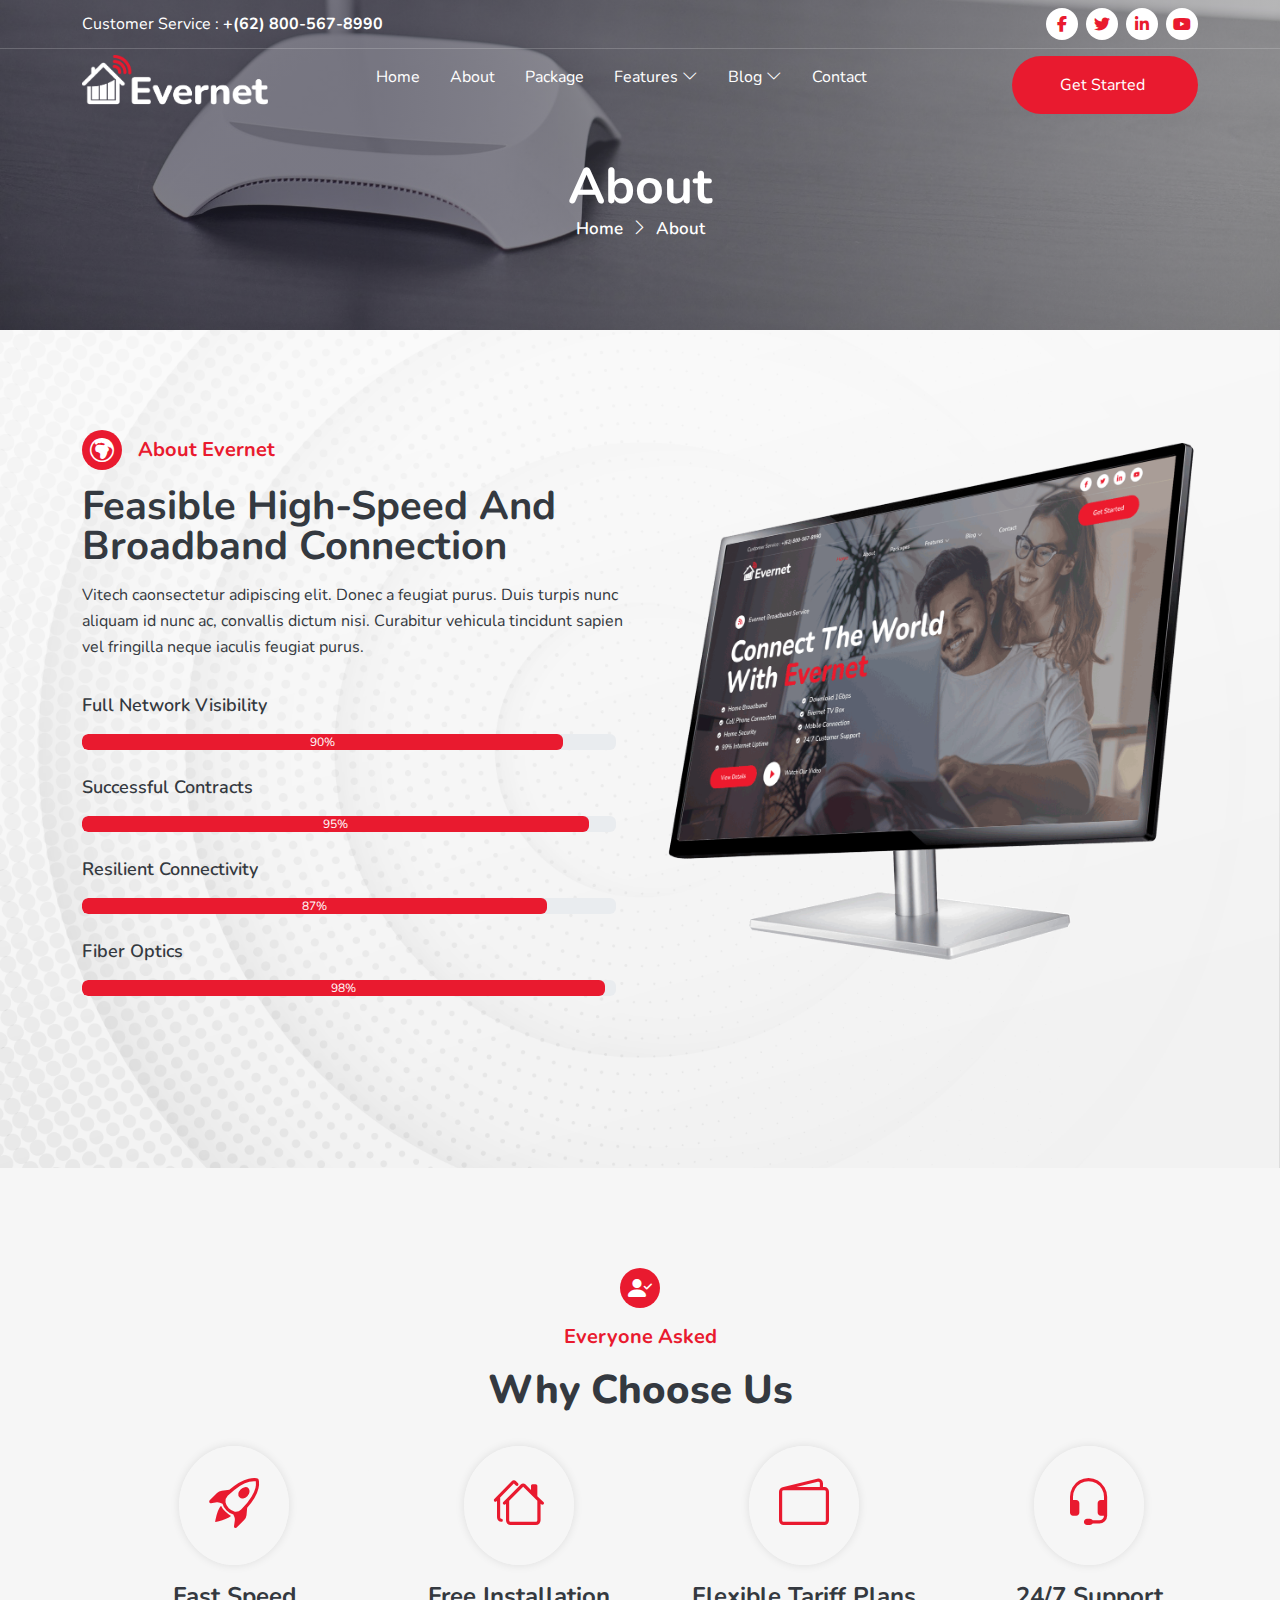
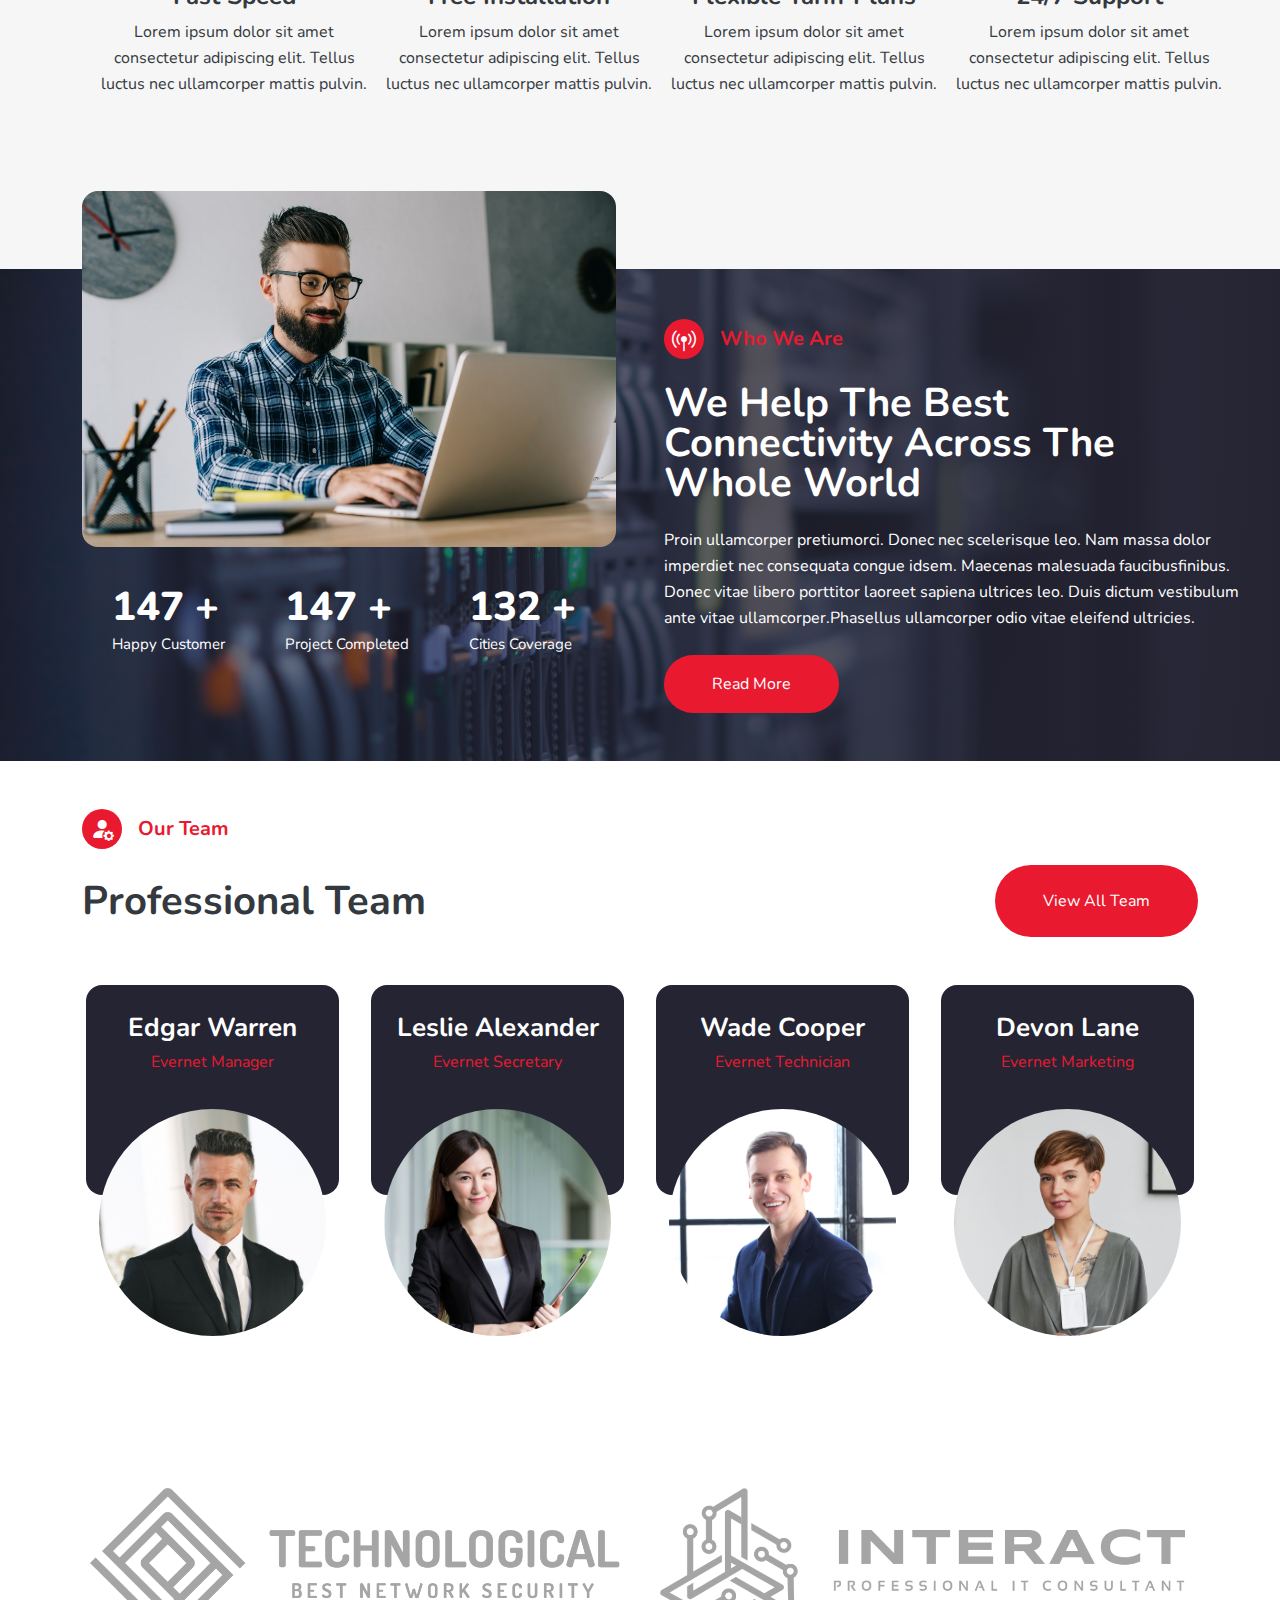
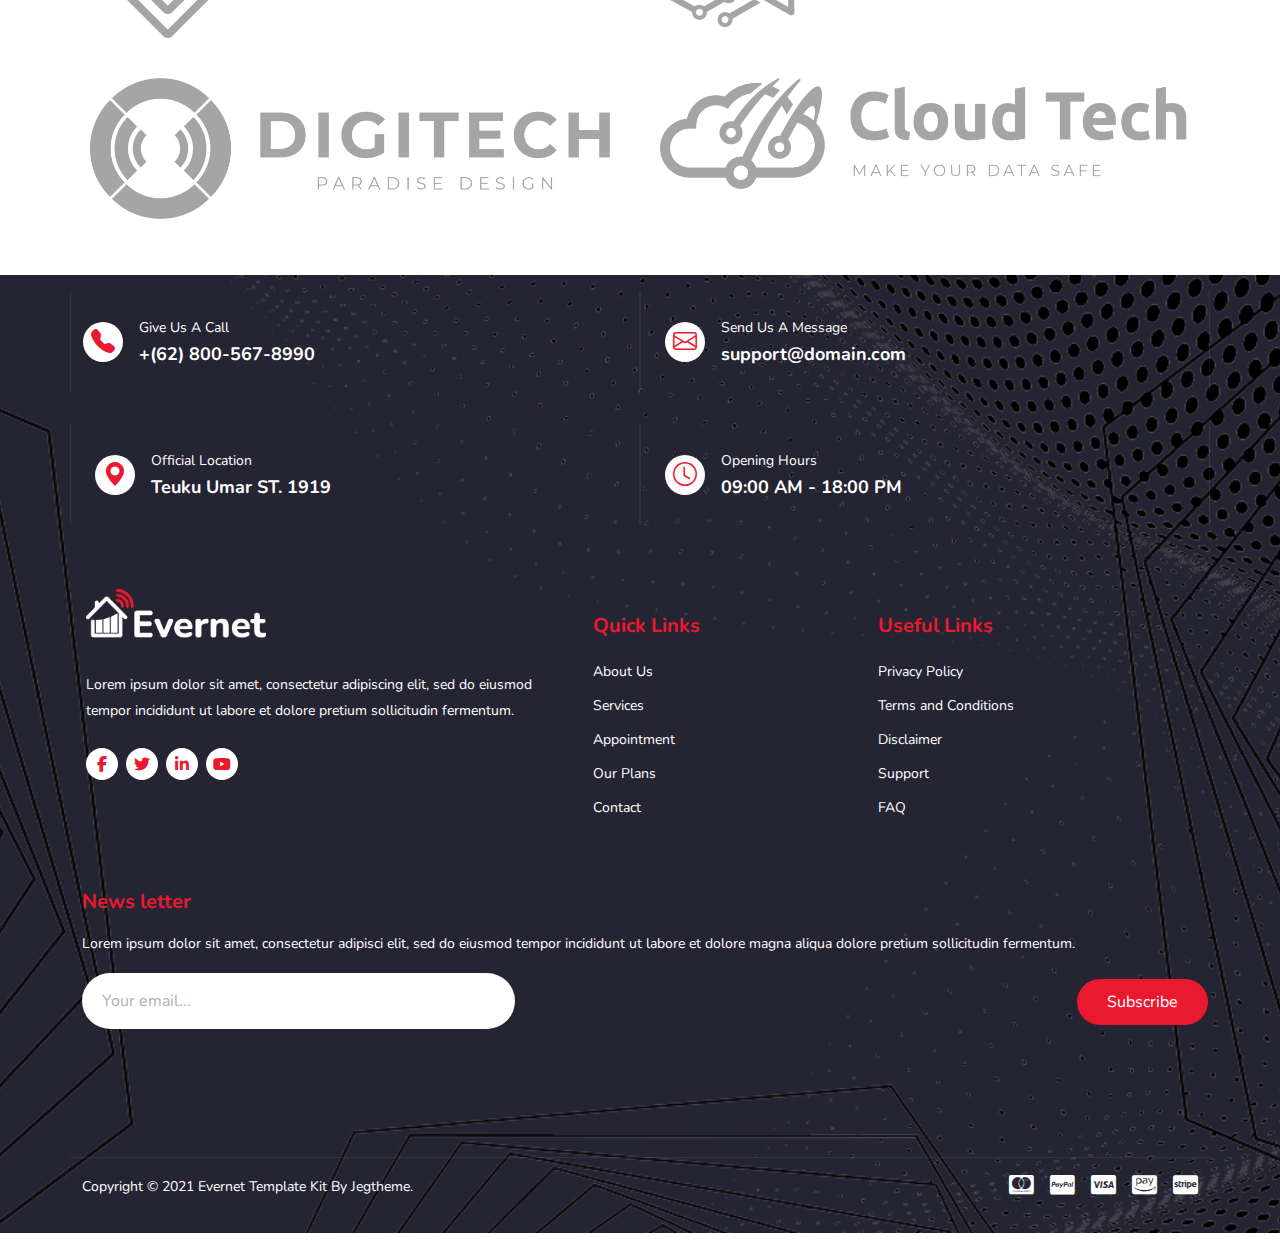
<file: about.html>
<!DOCTYPE html>
<html lang="en">
<head>
    <meta charset="UTF-8">
    <meta name="viewport" content="width=device-width, initial-scale=1.0">
    <title>About</title>

    <!-- https://templatekit.jegtheme.com/evernet/ -->
     <link rel="stylesheet" href="css/owl.carousel.min.css">
     <link rel="stylesheet" href="css/owl.theme.default.min.css">
     <link rel="stylesheet" href="css/bootstrap.min.css">
     <link rel="stylesheet" href="font/bootstrap-icons.css">
     <link rel="stylesheet" href="css/all.min.css">
     <link rel="stylesheet" href="css/media.css">
     <link rel="stylesheet" href="css/style.css">

</head>
<body>

    <!-- <header>
        <div class="header bg-transparent">
          <div class="top-header p-2 d-none d-sm-block">  
             <div class="container">
                  <div class="row justify-content-between  align-items-center">
                      <div class="col-md-auto col-8">
                          <p class="m-0 text-white fs-6">Customer Service : <span class="fw-bold">+(62) 800-567-8990</span></p>
                      </div>
                      <div class="col-md-auto col-4 social-icon justify-content-end d-flex">
                          <a href="#" class=" red-f  me-1"><i class="fa-brands fa-facebook-f "></i></a>
                          <a href="#" class=" red-f mx-1"><i class="fa-brands fa-twitter "></i></a>
                          <a href="#" class=" red-f mx-1"><i class="fa-brands fa-linkedin-in "></i></a>
                          <a href="#" class=" red-f ms-1"><i class="fa-brands fa-youtube "></i></a>
                      </div>
                  </div>
             </div> 
          </div>
          <div class="bottom-header">
              <div class="container">
                  <div class="row">
                      <nav class="navbar navbar-expand-xl py-2 mob_nav">
                          <div class="container-fluid">
                            <a class="navbar-brand m-0" href="#">
                              <img src="image/logo-evernet-4.png" alt="" width="180">
                            </a>
                            <button class="navbar-toggler" type="button" data-bs-toggle="collapse" data-bs-target="#navbarSupportedContent" aria-controls="navbarSupportedContent" aria-expanded="false" aria-label="Toggle navigation">
                              <a data-bs-toggle="offcanvas" href="#offcanvasExample" role="button" aria-controls="offcanvasExample">
                                <i class="fa-solid fa-bars menu-bar d-flex align-items-center justify-content-center "></i>
                              </a>
                            </button>
                            <div class="collapse navbar-collapse justify-content-center align-items-center mobile_view">
                              <ul class="navbar-nav text-center main_menu ">
                              <li class="nav-item p-3">
                                  <a class="nav-link active text-white p-0" aria-current="page" href="#">Home</a>
                                </li>
                                <li class="nav-item p-3">
                                  <a class="nav-link text-white p-0" href="#">about</a>
                                </li>
                                <li class="nav-item p-3">
                                  <a class="nav-link text-white p-0" href="#">packages</a>                              
                                  </li>
                                <li class="nav-item p-3">
                                  <a class="nav-link text-white p-0" href="#">features<i class="bi bi-chevron-down ps-1"></i></a>
                                  <ul class="sub_menu dropdown-menu">
                                      <li><a href="#" class="dropdown">services</a></li>
                                      <li><a href="#" class="dropdown">team</a></li>
                                      <li><a href="#" class="dropdown">faq</a></li>
                                      <li><a href="#" class="dropdown">404 page</a></li>
                                  </ul>
  
                                </li>
                                <li class="nav-item p-3">
                                  <a class="nav-link text-white p-0" href="#">blog<i class="bi bi-chevron-down align-items-center ps-1"></i></a>
                                  <ul class="sub_menu">
                                      <li><a href="#">blog</a></li>
                                      <li><a href="#">single blog</a></li>
                                  </ul>
                                </li>
                                <li class="nav-item p-3">
                                  <a class="nav-link text-white p-0" href="#">contact</a>
                                </li>
                              </ul>
                            </div>
                            <a href="#" class="red-bg px-5 py-3 rounded-pill text-white d-none d-xl-block get">Get Started</a>
                          </div>
                          </div>
                        </nav>
                  </div>
              </div>
          </div>
        </div>
    </header> -->

<header>
    <div class="header bg-transparent">
      <div class="top-header p-2 d-none d-sm-block">
        <div class="container">
          <div class="row justify-content-between  align-items-center">
            <div class="col-md-auto col-8">
              <p class="m-0 text-white fs-6">Customer Service : <span class="fw-bold">+(62) 800-567-8990</span></p>
            </div>
            <div class="col-md-auto col-4 social-icon justify-content-end d-flex">
              <a href="#" class=" red-f  me-1"><i class="fa-brands fa-facebook-f "></i></a>
              <a href="#" class=" red-f mx-1"><i class="fa-brands fa-twitter "></i></a>
              <a href="#" class=" red-f mx-1"><i class="fa-brands fa-linkedin-in "></i></a>
              <a href="#" class=" red-f ms-1"><i class="fa-brands fa-youtube "></i></a>
            </div>
          </div>
        </div>
      </div>
      <div class="bottom-header">
        <div class="container">
          <!-- <div class="row">
            <nav class="navbar py-2 mob_nav d-block">
              <div class="container-fluid">
                <a class="navbar-brand m-0" href="#">
                  <img src="image/logo-evernet-4.png" alt="" width="180">
                </a>

                <div class="collapse navbar-collapse justify-content-center align-items-center mobile_view">
                  <ul class="navbar-nav text-center main_menu ">
                    <li class="nav-item p-3">
                      <a class="nav-link active text-white p-0" aria-current="page" href="#">Home</a>
                    </li>
                    <li class="nav-item p-3">
                      <a class="nav-link text-white p-0" href="#">about</a>
                    </li>
                    <li class="nav-item p-3">
                      <a class="nav-link text-white p-0" href="#">packages</a>
                    </li>
                    <li class="nav-item p-3">
                      <a class="nav-link text-white p-0" href="#">features<i class="bi bi-chevron-down ps-1"></i></a>
                      <ul class="sub_menu dropdown-menu">
                        <li><a href="#" class="dropdown">services</a></li>
                        <li><a href="#" class="dropdown">team</a></li>
                        <li><a href="#" class="dropdown">faq</a></li>
                        <li><a href="#" class="dropdown">404 page</a></li>
                      </ul>

                    </li>
                    <li class="nav-item p-3">
                      <a class="nav-link text-white p-0" href="#">blog<i
                          class="bi bi-chevron-down align-items-center ps-1"></i></a>
                      <ul class="sub_menu">
                        <li><a href="#">blog</a></li>
                        <li><a href="#">single blog</a></li>
                      </ul>
                    </li>
                    <li class="nav-item p-3">
                      <a class="nav-link text-white p-0" href="#">contact</a>
                    </li>
                  </ul>
                </div>
                <a href="#" class="red-bg px-5 py-3 rounded-pill text-white d-none d-xl-block get">Get Started</a>
              </div>
            </nav>
          </div> -->
          
          <div class="row-xl d-flex align-items-center justify-content-between">
            <div class="col-xl-2 col-6 col-md-3">
              <div class="h-logo">
                <img src="image/logo-evernet-4.png" alt="" class="w-100">
              </div>
            </div>
            <div class="col-xl-6 text-center d-xl-block d-none">
              <nav>
                <ul class="main_menu d-flex">
                  <li><a href="index.html" class="text-white">home</a></li>
                  <li><a href="about.html" class="text-white">about</a></li>
                  <li><a href="package.html" class="text-white">package</a></li>
                  <li>
                    <a href="#" class="text-white">features<i class="bi bi-chevron-down ps-1"></i></a>
                    <ul class="sub_menu dropdown-menu">
                      <li><a href="f-ser.html" class="dropdown">services</a></li>
                      <li><a href="f-team.html" class="dropdown">team</a></li>
                      <li><a href="#" class="dropdown">faq</a></li>
                      <li><a href="f-404.html" class="dropdown">404 page</a></li>
                    </ul>
                    </li>
                  <li>
                    <a class="text-white" href="#">blog<i class="bi bi-chevron-down align-items-center ps-1"></i></a>
                    <ul class="sub_menu">
                      <li><a href="blog.html">blog</a></li>
                      <li><a href="#">single blog</a></li>
                    </ul>
                  </li>
                  <li><a href="contact.html" class="text-white">contact</a></li>

                </ul>
              </nav>
            </div>
            <div class="col-xl-2">
                <a href="#" class="red-bg px-5 py-3 rounded-pill text-white d-none d-xl-block get">Get Started</a>
                <button class="navbar-toggler d-xl-none" type="button" data-bs-toggle="collapse"
              data-bs-target="#navbarSupportedContent" aria-controls="navbarSupportedContent" aria-expanded="false"
              aria-label="Toggle navigation">
              <a data-bs-toggle="offcanvas" href="#offcanvasExample" role="button" aria-controls="offcanvasExample">
                <i class="fa-solid fa-bars menu-bar d-flex align-items-center justify-content-center "></i>
              </a>
                </button>  
            </div>
          
          </div>
          
        </div>
      </div>
    </div>
  </header>
    <main>
    <!-- /* **************************Banner************************** */ -->
        <section>
          <div class="banner b-about">
            <div class="container">
                <div class="row">
                    <div class="b-about-con p-2">
                        <div class="about-text-area mb-3">
                            <div class="about-text text-center">
                                <p class="mt-3 text-white fw-bold">About</p>
                            </div>
                        </div>
                        <div class="menu-about text-center d-flex justify-content-center" style="font-size: 17px; font-weight: 600; color: white;">
                            <p>Home</p>
                            <i class="bi bi-chevron-right px-2"></i>
                            <p>About</p>
                        </div>
                    </div>  
                </div>
            </div>
          </div>
        </section>

    <!-- /* **************************About************************** */ -->
      <section>
        <div class="about spacer f-about">
          <div class="container">
              <div class="row g-xl-5">
              <div class=" col-xl-6 left-about mb-5">
                <div class="about-con d-flex align-items-center">
                  <i class="bi bi-globe-europe-africa fs-4"></i>
                  <p class="ps-3 red-f fw-bold text-center fs-5 mb-0">About Evernet</p>
                </div>
                <div class="about-title">
                  <p class=" dis fs-1 fw-bolder my-3 lh-1" style="color: #343940; width: 500px;">Feasible High-Speed And Broadband Connection <p>
                  <p class=" pro fs-6 fw-normal pb-2 col-sm-12" style="color: #343940; width: 550px;">Vitech caonsectetur adipiscing elit. Donec a feugiat purus. Duis turpis nunc aliquam id nunc ac, convallis dictum nisi. Curabitur vehicula tincidunt sapien vel fringilla neque iaculis feugiat purus.</p>
              </div>
              <div class="about-img">
                <div class="progre">
                  <div class="pro-bar my-4">
                      <div class="pro-title d-flex">
                        <p style="font-size: 18px; font-weight: 600; color:#343940;">Full Network Visibility</p>
                      </div>
                      <div class="progress" role="progressbar" aria-label="Success example" aria-valuenow="90" aria-valuemin="0" aria-valuemax="100">
                        <div class="progress-bar red-bg rounded-2" style="width: 90%; color: white;">90%</div>
                      </div>
                  </div>
                  <div class="pro-bar my-4">
                      <div class="pro-title d-flex">
                        <p style="font-size: 18px; font-weight: 600; color:#343940;">Successful Contracts</p>
                      </div>
                      <div class="progress" role="progressbar" aria-label="Success example" aria-valuenow="95" aria-valuemin="0" aria-valuemax="100">
                        <div class="progress-bar red-bg rounded-2" style="width: 95%; color: white;">95%</div>
                      </div>
                  </div>
                  <div class="pro-bar my-4">
                      <div class="pro-title d-flex">
                        <p style="font-size: 18px; font-weight: 600; color:#343940;">Resilient Connectivity</p>
                      </div>
                      <div class="progress" role="progressbar" aria-label="Success example" aria-valuenow="87" aria-valuemin="0" aria-valuemax="100">
                        <div class="progress-bar red-bg rounded-2" style="width: 87%; color: white;">87%</div>
                      </div>
                  </div>
                  <div class="pro-bar my-4">
                      <div class="pro-title d-flex">
                        <p style="font-size: 18px; font-weight: 600; color:#343940;">Fiber Optics</p>
                      </div>
                      <div class="progress" role="progressbar" aria-label="Success example" aria-valuenow="98" aria-valuemin="0" aria-valuemax="100">
                        <div class="progress-bar red-bg rounded-2" style="width: 98%; color: white;">98%</div>
                      </div>
                  </div>
                </div>
              </div>      
              </div>

              <div class="col-xl-6 right-about">
                <div class="right-img d-flex align-items-center justify-content-center">
                  <img src="image/monitor-PGXAJ2M.png" alt="" width="100%"> 
                </div>
              </div>
            </div> 
          </div>
        </div>
      </section>

    <!-- /* **************************Services************************** */ -->
      <section>
        <div class="services spacer a-ser">
          <div class="container">
            <div class="service-con">
              <div class="wifi  align-items-center justify-content-center d-flex">
                <i class="bi bi-person-check-fill fs-4 d-flex"></i>
              </div>
              <div class="wifi-con text-center">
                <p class="red-f fw-bold fs-5 my-3">Everyone Asked</p>
                <h1 class="lh-2 mb-5">Why Choose Us</h1>
              </div>
              <div class="ser mt-5 align-items-center">
                <div class="row">
                  <div class="col-xl-3 col-md-6">
                      <div class="ser-wifi my-2">
                        <div class="card border-0 text-center px-xl-2 px-sm-0 py-xl-2" style="width: 19rem; background-color: #F6F6F6;">
                          <div class="card-body p-0 e-about">
                            <div class="about-i">
                              <i class="bi bi-rocket-takeoff red-f" style="font-size: 50px;"></i>
                            </div>
                            <div class="a-box-con py-5">
                              <h3 class="card-subtitle py-2 fw-bold" style="font-size: 24px;color:#343940">Fast Speed</h3>
                              <p class="card-text fs-6 mb-2" style="width: 100%;">Lorem ipsum dolor sit amet consectetur adipiscing elit. Tellus luctus nec ullamcorper mattis pulvin.</p>
                            </div>
                          </div>
                        </div>
                      </div>
                  </div>
                  <div class="col-xl-3 col-md-6">
                    <div class="ser-wifi my-2">
                      <div class="card border-0 text-center px-xl-2 px-sm-0 py-xl-2 p-2" style="width: 19rem; background-color: #F6F6F6;">
                        <div class="card-body p-0 e-about">
                          <div class="about-i">
                            <i class="bi bi-houses red-f" style="font-size: 50px;"></i>
                          </div>
                          <div class="a-box-con py-5">
                            <h3 class="card-subtitle py-2 fw-bold" style="font-size: 24px; color:#343940">Free Installation</h3>
                            <p class="card-text fs-6 mb-2" style="width: 100%;">Lorem ipsum dolor sit amet consectetur adipiscing elit. Tellus luctus nec ullamcorper mattis pulvin.</p>
                          </div>
                        </div>
                      </div>
                    </div>
                </div>
                <div class="col-xl-3 col-md-6">
                  <div class="ser-wifi my-2">
                    <div class="card border-0 text-center px-xl-2 px-sm-0 py-xl-2 p-2" style="width: 19rem; background-color: #F6F6F6;">
                      <div class="card-body p-sm-0 e-about">
                        <div class="about-i">
                          <i class="bi bi-wallet2 red-f" style="font-size: 50px;"></i>
                        </div>
                        <div class="a-box-con py-5">
                          <h3 class="card-subtitle py-2 fw-bold" style="font-size: 24px;color:#343940">Flexible Tariff Plans</h3>
                          <p class="card-text fs-6 mb-2" style="width: 100%;">Lorem ipsum dolor sit amet consectetur adipiscing elit. Tellus luctus nec ullamcorper mattis pulvin.</p>
                        </div>
                      </div>
                    </div>
                  </div>
              </div>
              <div class="col-xl-3 col-md-6">
                <div class="ser-wifi my-2">
                  <div class="card border-0 text-center px-xl-2 px-sm-0 py-xl-2 p-2" style="width: 19rem; background-color: #F6F6F6;">
                    <div class="card-body p-0 e-about">
                      <div class="about-i">
                        <i class="bi bi-headset red-f" style="font-size: 50px;"></i>
                      </div>
                      <div class="a-box-con py-5">
                        <h3 class="card-subtitle py-2 fw-bold" style="font-size: 24px;color:#343940">24/7 Support</h3>
                        <p class="card-text fs-6 mb-2" style="width: 100%;">Lorem ipsum dolor sit amet consectetur adipiscing elit. Tellus luctus nec ullamcorper mattis pulvin.</p>
                      </div>
                    </div>
                  </div>
                </div>
            </div>
          </div>
        </div>
      </section>

    <!-- /* **************************counter************************** */ -->
      <section>
        <div class="counter-sec">
          <div class="container">
            <div class="row g-lg-5">
              <div class="col-xl-6 col-lg-12 m-0">
                <div class="cou-img p-0">
                  <img src="image/smiling-young-bearded-developer-working-with-laptop-1024x684.jpg" alt="" width="100%" class="rounded-4">
                </div>
                <div class="counter-area d-flex mt-3">
                  <div class="card border-0 text-start">
                    <h3 id="counter1" class="counter m-0">+</h3>
                    <p style="font-size: 15px;">Happy Customer</p>
                  </div>
                  
                  <div class="card border-0 text-start">
                    <h3 id="counter2" class="counter m-0 ">+</h3>
                    <p  style="font-size: 15px;">Project Completed</p>
                  </div>
                    
                  <div class="card border-0 text-start">
                    <h3 id="counter3" class="counter m-0">+</h3>
                    <p style="font-size: 15px;">Cities Coverage</p>
                  </div>              
                </div>
              </div>
              <div class="col-xl-6 col-lg-12 m-0">
                <div class="input-con align-items-center pt-xl-5 pb-5">
                  <div class="map d-flex align-items-center">
                    <i class="bi bi-broadcast-pin fs-4"></i>
                    <p class="ps-3 red-f fw-bold fs-5 mb-0">Who We Are</p>
                  </div>
                  <div class="check-con lh-1 my-4">
                    <p class="fs-1 text-white fw-bold my-xxl-0">We Help The Best Connectivity Across The Whole World</p>
                  </div>
                  <div class="a-pro mb-4">
                    <p class=" pro fs-6" style="color: white; width: 600px;">Proin ullamcorper pretiumorci. Donec nec scelerisque leo. Nam massa dolor imperdiet nec consequata congue idsem. Maecenas malesuada faucibusfinibus. Donec vitae libero porttitor laoreet sapiena ultrices leo. Duis dictum vestibulum ante vitae ullamcorper.Phasellus ullamcorper odio vitae eleifend ultricies.</p>
                  </div>
                  <div class="news-title">
                    <!-- <a href="#" class="red-bg px-5 py-3 rounded-pill text-white">Read More</a> -->
                    <a href="#" class="red-bg px-5 py-3 rounded-pill text-white">Read More</a>

                  </div>
                </div>
              </div>
            </div>
          </div>
        </div>
      </section>

    <!-- /* **************************team************************** */ -->
      <section>
        <div class="news py-xl-5 pt-5">
          <div class="container">
            <div class="about-con d-flex align-items-center">
              <i class="bi bi-person-fill-gear fs-4"></i>
              <p class="ps-3 red-f fw-bold text-center fs-5 mb-0">Our Team</p>
            </div>
            <div class="news-title d-md-flex justify-content-between my-3">
              <p class="dis fs-1 fw-bolder my-3 lh-1" style="color: #343940;">Professional Team</p>
              <a href="#" class="red-bg px-5 rounded-pill text-white align-content-center">View All Team</a>
            </div>

            <div class="team-area mt-5 ">
              <div class="row">
                <div class="col-xxl-3 col-xl-3 col-md-6 mx-0 p-0">
                  <div class="team-bg singe_item rounded-4 mx-3">
                    <div class="tean-con">
                      <p class="p-0 m-0 text-center" style="color: white; font-size: 26px; font-weight: 700;" >Edgar Warren</p>
                      <p class="red-f mt-2 mb-0 text-center">Evernet Manager</p>
                    </div>
                  </div>
                  <div class="team-pic justify-content-center align-items-center d-flex mb-5">
                    <img src="image/DW7CH9Q-e1615968013398.jpg" alt="" width="100%" class="rounded-pill">
                    <!-- <div class="ico flex">
                            <a href="#" class="heart_icon"><i class="fa-regular fa-heart heart hover_icon" ></i></a>
                            <a href="#" class="heart_icon"><i class="fa-regular fa-eye eyes hover_icon"></i></a>
                        </div> -->
                  </div>
                </div>
                <div class="col-xxl-3 col-xl-3 col-md-6 mx-0 p-0">
                  <div class="team-bg rounded-4 mx-3">
                    <div class="tean-con text-center">
                      <p class="p-0 m-0" style="color: white; font-size: 26px; font-weight: 700;" >Leslie Alexander</p>
                      <p class="red-f mt-2 mb-0">Evernet Secretary</p>
                    </div>
                  </div>
                  <div class="team-pic justify-content-center align-items-center d-flex mb-5">
                    <img src="image/ESESZ3Y.jpg" alt="" width="100%" class="rounded-pill">
                  </div>
                </div>
                <div class="col-xxl-3 col-xl-3 col-md-6 mx-0 p-0">
                  <div class="team-bg rounded-4 mx-3">
                    <div class="tean-con text-center">
                      <p class="p-0 m-0" style="color: white; font-size: 26px; font-weight: 700;" >Wade Cooper</p>
                      <p class="red-f mt-2 mb-0">Evernet Technician</p>
                    </div>
                  </div>
                  <div class="team-pic justify-content-center align-items-center d-flex mb-5">
                    <img src="image/W5YGEL3.jpg" alt="" width="100%" class="rounded-pill">
                  </div>
                </div>
                <div class="col-xxl-3 col-xl-3 col-md-6 mx-0 p-0">
                  <div class="team-bg rounded-4 mx-3">
                    <div class="tean-con text-center">
                      <p class="p-0 m-0" style="color: white; font-size: 26px; font-weight: 700;" >Devon Lane</p>
                      <p class="red-f mt-2 mb-0">Evernet Marketing</p>
                    </div>
                  </div>
                  <div class="team-pic justify-content-center align-items-center d-flex mb-md-5 mb-0">
                    <img src="image/ARHXPU3.jpg" alt="" width="100%" class="rounded-pill">
                  </div>
                </div>
              </div>
            </div>
          </div>
        </div>
      </section>

    <!-- /* **************************Logo************************** */ -->
      <section>
        <div class="logo py-md-5 py-5">
          <div class="container">
            <div class="row">
              <div class="col-xxl-3 col-6">
                <div class="logo-img p-2 mb-lg-4">
                  <img src="image/AFGD8D.png" alt="" width="100%">
                </div>
              </div>
              <div class="col-xxl-3 col-6">
                <div class="logo-img p-2 mb-lg-4">
                  <img src="image/GEVHRE.png" alt="" width="100%">
                </div>
              </div>
              <div class="col-xxl-3 col-6">
                <div class="logo-img p-2">
                  <img src="image/KU3UNM.png" alt="" width="100%">
                </div>
              </div>
              <div class="col-xxl-3 col-6">
                <div class="logo-img p-2">
                  <img src="image/ZQJ5D8.png" alt="" width="100%">
                </div>
              </div>
            </div>
          </div>
        </div>
      </section>

    </main>


    <footer>
      <div class="footer-area">
        <div class="container">
          <div class="row">
            <div class="col-xxl-3 col-md-6 col-sm-12 pe-3 py-4 my-lg-3 call-area z-1">
              <div class="call-con d-flex align-items-center">
                <div class="call-icon me-3 d-flex">
                  <i class="bi bi-telephone-fill fs-4 red-f"></i>
                </div>
                <div class="call-det" style="color: white;">
                  <p class="m-0">Give Us A Call</p>
                  <span>+(62) 800-567-8990</span>
                </div>
              </div>
            </div>
            <div class="col-xxl-3 col-md-6 col-sm-12 px-xl-4 py-4 my-lg-3 call-area z-1">
              <div class="call-con d-flex align-items-center">
                <div class="call-icon me-3 d-flex">
                  <i class="bi bi-envelope fs-4 red-f"></i>
                </div>
                <div class="call-det" style="color: white;">
                  <p class="m-0">Send Us A Message</p>
                  <span>support@domain.com</span>
                </div>
              </div>
            </div>
            <div class="col-xxl-3 col-md-6 col-sm-12 px-xl-4 py-4 my-lg-3 call-area z-1">
              <div class="call-con d-flex align-items-center">
                <div class="call-icon me-3 d-flex">
                  <i class="bi bi-geo-alt-fill fs-4 red-f"></i>
                </div>
                <div class="call-det" style="color: white;">
                  <p class="m-0">Official Location</p>
                  <span>Teuku Umar ST. 1919</span>
                </div>
              </div>
            </div>
            <div class="col-xxl-3 col-md-6 col-sm-12 ps-md-4 ps-sm-0 pe-0 py-4 my-lg-3 call-area z-1">
              <div class="call-con d-flex align-items-center">
                <div class="call-icon me-3 d-flex">
                  <i class="bi bi-clock fs-4 red-f"></i>
                </div>
                <div class="call-det" style="color: white;">
                  <p class="m-0">Opening Hours</p>
                  <span>09:00 AM - 18:00 PM</span>
                </div>
              </div>
            </div>
          </div>

          <div class="row f-logo-sec d-flex my-5">
            <div class="col-xxl-3 col-lg-5 col-md-5 ps-md-0 ps-md-3">
              <div class="logo-sec-con logo-f">
                <a class="navbar-brand mb-4" href="#">
                  <img src="image/logo-evernet-4.png" alt="" width="180">
                </a>
                <div class="footer-p mb-4">
                  <p style="color: white;">Lorem ipsum dolor sit amet, consectetur adipiscing elit, sed do eiusmod tempor incididunt ut labore et dolore pretium sollicitudin fermentum.</p>
                </div>
                <div class="col-md-auto social-icon d-flex">
                  <a href="#" class=" red-f  me-1"><i class="fa-brands fa-facebook-f "></i></a>
                  <a href="#" class=" red-f mx-1"><i class="fa-brands fa-twitter "></i></a>
                  <a href="#" class=" red-f mx-1"><i class="fa-brands fa-linkedin-in "></i></a>
                  <a href="#" class=" red-f ms-1"><i class="fa-brands fa-youtube "></i></a>
                </div>
              </div>
            </div>
            <div class="col-xxl-2 col-lg-3 col-md-3 px-lg-5 px-md-4 pt-4">
              <div class="logo-sec-con q-link">
                <div class="links red-f">
                  <p style="font-size: 20px; font-weight: 700;">Quick Links</p>
                </div>
                <div class="footer-p p-0">
                  <ul>
                    <li>
                      <a href="#"><p class="my-1" style="font-weight: 400; font-size: 14px;  color: white; ">About Us</p></a>
                    </li>
                    <li>
                      <a href="#"><p class="my-1" style="font-weight: 400; font-size: 14px;  color: white; ">Services</p></a>
                    </li>
                    <li>
                      <a href="#"><p class="my-1" style="font-weight: 400; font-size: 14px;  color: white; ">Appointment</p></a>
                    </li>
                    <li>
                      <a href="#"><p class="my-1" style="font-weight: 400; font-size: 14px;  color: white; ">Our Plans</p></a>
                    </li>
                    <li>
                      <a href="#"><p class="my-1" style="font-weight: 400; font-size: 14px;  color: white; ">Contact</p></a>
                    </li>
                  </ul>
                </div>
              </div>
            </div>
            <div class="col-xxl-3 col-lg-4 col-md-4 px-lg-5 px-md-4 pt-4">
              <div class="logo-sec-con u-link ">
                <div class="links red-f">
                  <p style="font-size: 20px; font-weight: 700;">Useful Links</p>
                </div>
                <div class="footer-p p-0">
                  <ul>
                    <li>
                      <a href="#"><p class="my-1" style="font-weight: 400; font-size: 14px;  color: white; ">Privacy Policy</p></a>
                    </li>
                    <li>
                      <a href="#"><p class="my-1" style="font-weight: 400; font-size: 14px;  color: white; ">Terms and Conditions</p></a>
                    </li>
                    <li>
                      <a href="#"><p class="my-1" style="font-weight: 400; font-size: 14px;  color: white; ">Disclaimer</p></a>
                    </li>
                    <li>
                      <a href="#"><p class="my-1" style="font-weight: 400; font-size: 14px;  color: white; ">Support</p></a>
                    </li>
                    <li>
                      <a href="#"><p class="my-1" style="font-weight: 400; font-size: 14px;  color: white; ">FAQ</p></a>
                    </li>
                  </ul>
                </div>
              </div>
            </div>
            <div class="col-xxl-4 col-12 pt-md-5 pt-4">
              <div class="logo-sec-con n-letter">
                <div class="links red-f">
                  <p style="font-size: 20px; font-weight: 700;">News letter</p>
                </div>
                <div class="footer-p">
                  <p style="color: white; width: 100%;">Lorem ipsum dolor sit amet, consectetur adipisci elit, sed do eiusmod tempor incididunt ut labore et dolore magna aliqua dolore pretium sollicitudin fermentum.</p>
                </div>
                <div class="col sub-input pb-5">
                  <input type="email" placeholder="Your email..." class=" rounded-5">
                  <div class="sub-btn">
                    <a href="#" class="red-bg rounded-pill text-white">Subscribe</a>
                  </div>
                </div>
              </div>
            </div>
          </div>
          
          <div class="row copy-right d-md-flex" style="margin-top: 80px;">
            <div class="col-md-9 col-12">
              <div class="copy-con py-md-3 order">
                <p class="m-0" style="color: white; font-size: 14px;">Copyright © 2021 Evernet Template Kit By Jegtheme.</p>                
              </div>
            </div>
            <div class="col-md-3 d-md-flex align-items-center justify-content-end col-12">
              <div class="copy-icon order py-3 justify-content-end d-md-flex">
                <ul class="d-flex">
                  <li class="pe-2">
                    <a href="#">
                      <i class="fa-brands fa-cc-mastercard" style="color: white; font-size: 22px"></i>
                    </a>
                  </li>
                  <li class="px-2">
                    <a href="#">
                      <i class="fa-brands fa-cc-paypal" style="color: white; font-size: 22px"></i>
                    </a>
                  </li>
                  <li class="px-2">
                    <a href="#">
                      <i class="fa-brands fa-cc-visa" style="color: white; font-size: 22px"></i>
                    </a>
                  </li>
                  <li class="px-2">
                    <a href="#">
                      <i class="fa-brands fa-cc-amazon-pay" style="color: white; font-size: 22px"></i>
                    </a>
                  </li>
                  <li class="ps-2">
                    <a href="#">
                      <i class="fa-brands fa-cc-stripe" style="color: white; font-size: 22px"></i>
                    </a>
                  </li>
                </ul>
              </div>
            </div>
          </div>
        </div>
      </div>
    </footer>


    <div class="offcanvas offcanvas-start text-dark p-2" tabindex="-1" id="offcanvasExample" aria-labelledby="offcanvasExampleLabel">
      <div class="offcanvas-header">
        <h5 class="offcanvas-title" id="offcanvasExampleLabel"><img src="image/logo-evernet-4.png" alt="" width="120"></h5>
        <button type="button" class="btn-close" data-bs-dismiss="offcanvas" aria-label="Close"></button>
      </div>
        <ul class="navbar-nav text-center d-flex align-items-start justify-content-start mob_menu ">
          <i class="nav-item px-3">
            <a class="nav-link active text-white" aria-current="page" href="index.html">Home</a>
          </li>
          <li class="nav-item px-3">
            <a class="nav-link text-white" href="about.html">about</a>
          </li>
          <li class="nav-item px-3">
            <a class="nav-link text-white" href="package.html">packages</a>                              
          </li>
          <li class="nav-item px-3">
            <a class="nav-link text-white" href="#">features<i class="bi bi-chevron-down ps-1"></i></a>
            <ul class="mob_sub_menu dropdown-menu p-0 border-0">
                <li><a href="f-ser.html" class="dropdown">services</a></li>
                <li><a href="f-team.html" class="dropdown">team</a></li>
                <li><a href="#" class="dropdown">faq</a></li>
                <li><a href="f-404.html" class="dropdown">404 page</a></li>
            </ul>
          </li>
          <li class="nav-item px-3">
            <a class="nav-link text-white" href="#">blog<i class="bi bi-chevron-down align-items-center ps-1"></i></a>
            <ul class="mob_sub_menu">
                <li><a href="blog.html">blog</a></li>
                <li><a href="#">single blog</a></li>
            </ul>
          </li>
          <li class="nav-item px-3">
            <a class="nav-link text-white" href="contact.html">contact</a>
          </li>
        </u>
    </div>


    <script src="js/jquery-3.7.1.min.js"></script>
    <script src="js/owl.carousel.min.js"></script>
    <script src="js/bootstrap.bundle.min.js"></script>
    <script src="js/script.js"></script>
      
    
</body>
</html>
</file>
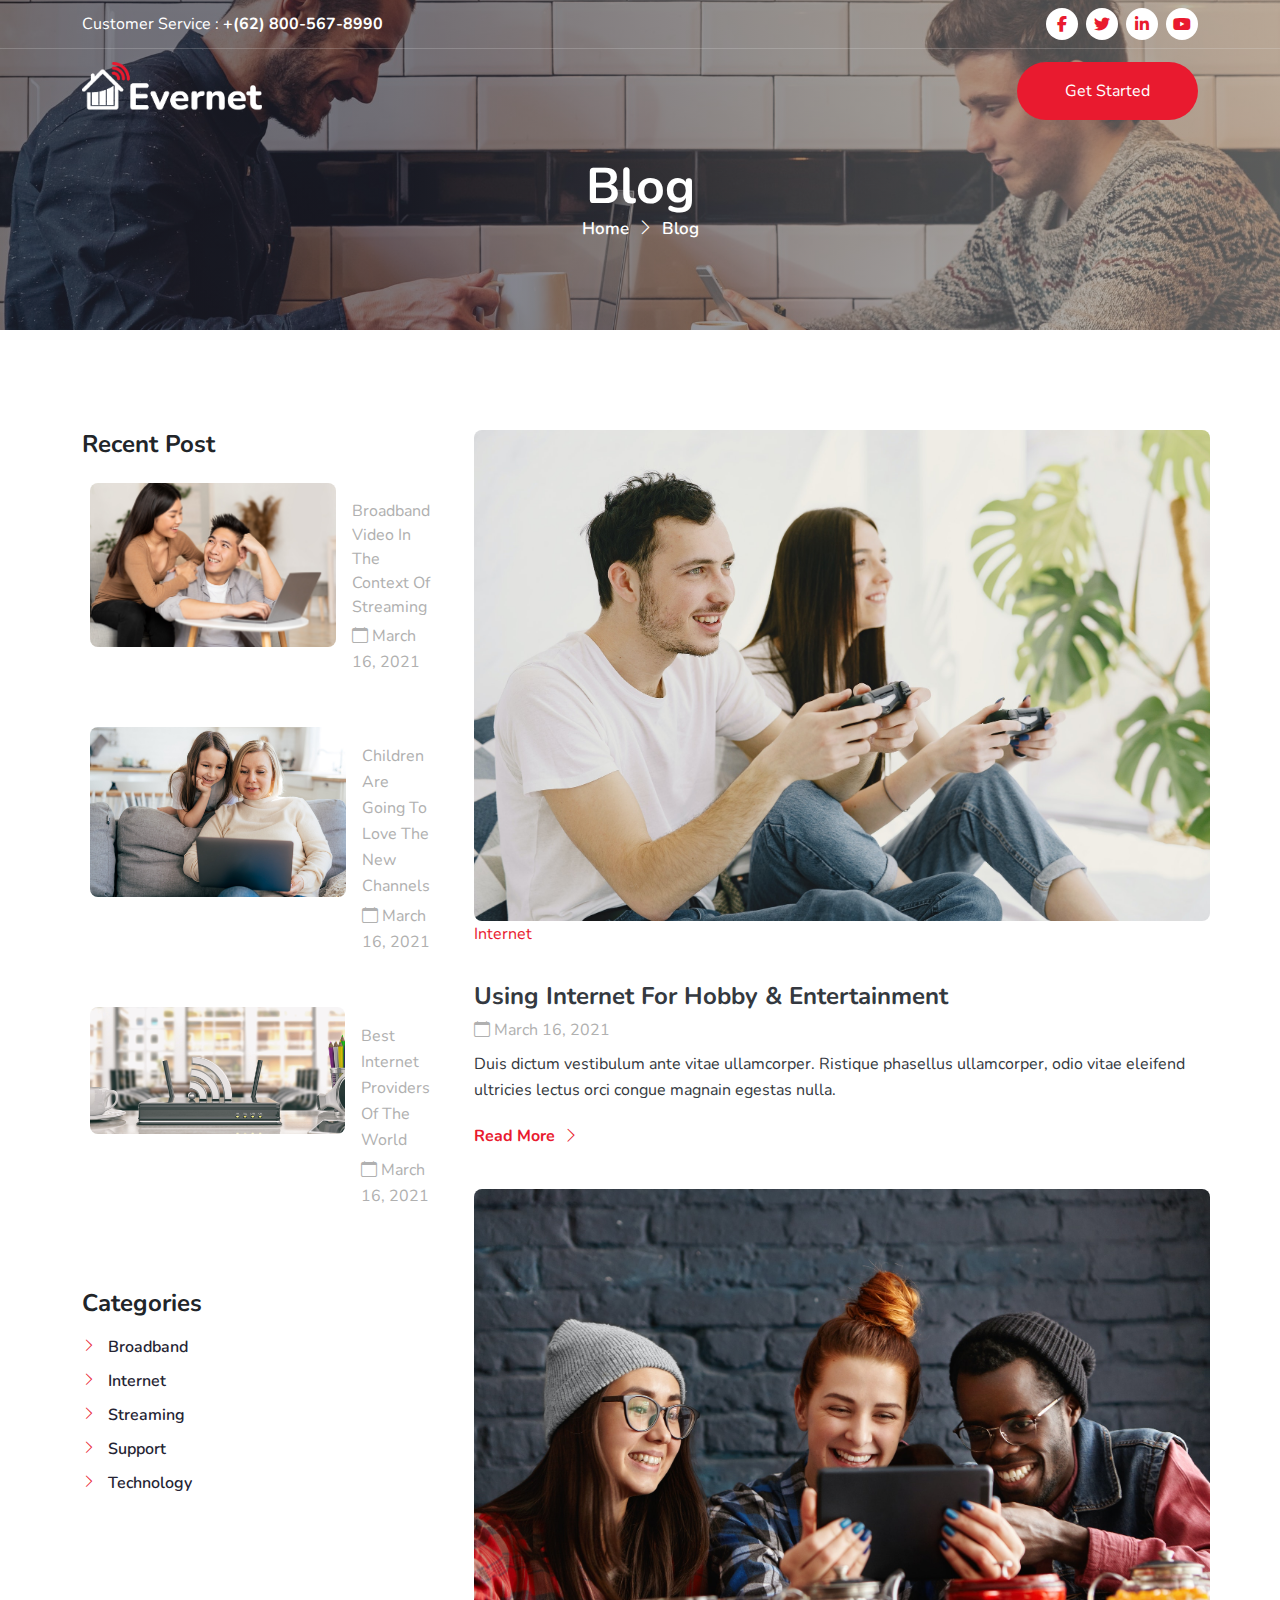
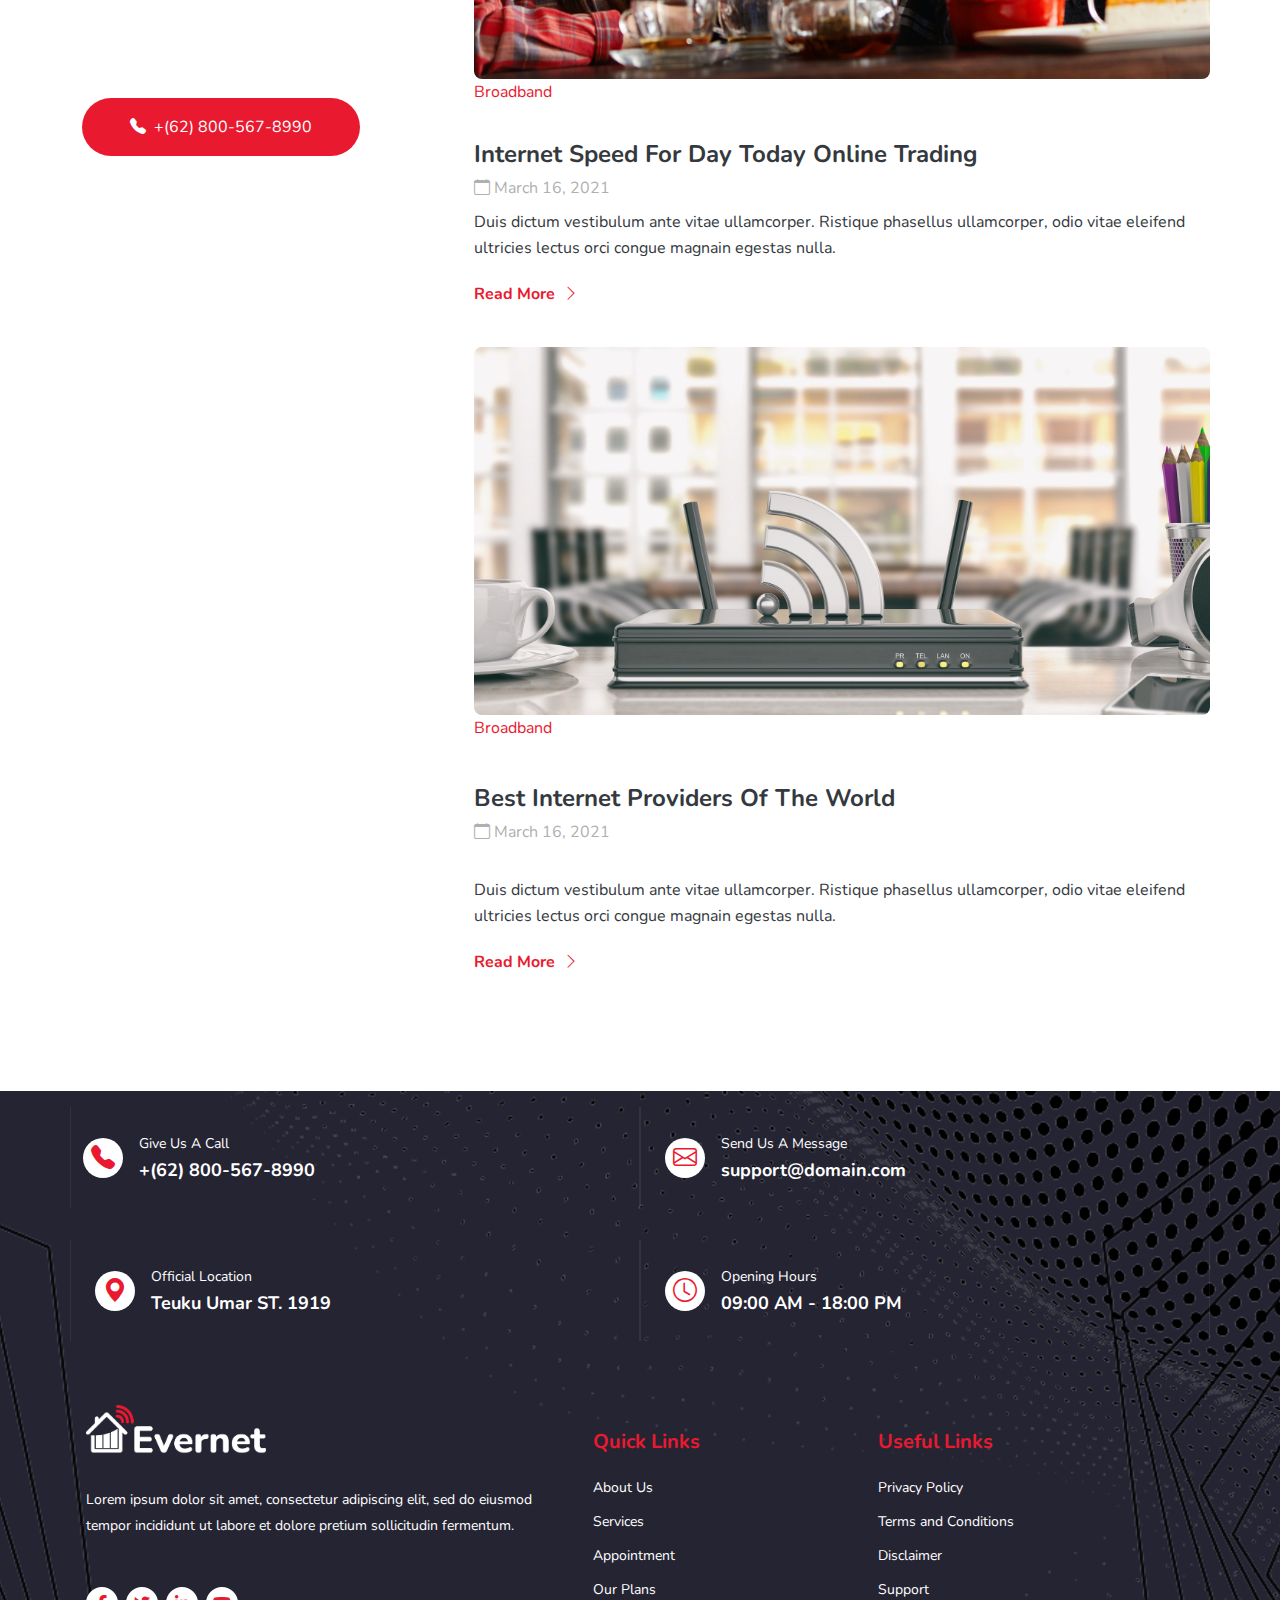
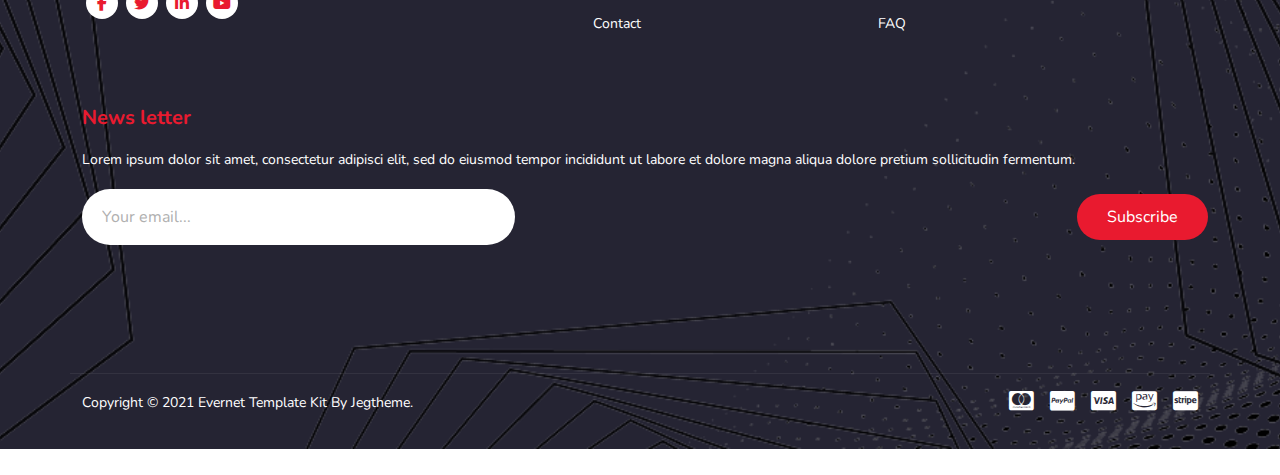
<file: blog.html>
<!DOCTYPE html>
<html lang="en">
<head>
    <meta charset="UTF-8">
    <meta name="viewport" content="width=device-width, initial-scale=1.0">
    <title>Blog</title>

    <!-- https://templatekit.jegtheme.com/evernet/ -->
     <link rel="stylesheet" href="css/owl.carousel.min.css">
     <link rel="stylesheet" href="css/owl.theme.default.min.css">
     <link rel="stylesheet" href="css/bootstrap.min.css">
     <link rel="stylesheet" href="font/bootstrap-icons.css">
     <link rel="stylesheet" href="css/all.min.css">
     <link rel="stylesheet" href="css/media.css">
     <link rel="stylesheet" href="css/style.css">

</head>
<body>

    <header>
        <div class="header bg-transparent">
          <div class="top-header p-2 d-none d-sm-block">  
             <div class="container">
                  <div class="row justify-content-between  align-items-center">
                      <div class="col-md-auto col-8">
                          <p class="m-0 text-white fs-6">Customer Service : <span class="fw-bold">+(62) 800-567-8990</span></p>
                      </div>
                      <div class="col-md-auto col-4 social-icon justify-content-end d-flex">
                          <a href="#" class=" red-f  me-1"><i class="fa-brands fa-facebook-f "></i></a>
                          <a href="#" class=" red-f mx-1"><i class="fa-brands fa-twitter "></i></a>
                          <a href="#" class=" red-f mx-1"><i class="fa-brands fa-linkedin-in "></i></a>
                          <a href="#" class=" red-f ms-1"><i class="fa-brands fa-youtube "></i></a>
                      </div>
                  </div>
             </div> 
          </div>
          <div class="bottom-header">
                <div class="container">
                  <div class="row">
                      <nav class="navbar navbar-expand-xl py-2 mob_nav">
                          <div class="container-fluid">
                            <a class="navbar-brand m-0" href="#">
                              <img src="image/logo-evernet-4.png" alt="" width="180">
                            </a>
                            <button class="navbar-toggler" type="button" data-bs-toggle="collapse" data-bs-target="#navbarSupportedContent" aria-controls="navbarSupportedContent" aria-expanded="false" aria-label="Toggle navigation">
                              <a data-bs-toggle="offcanvas" href="#offcanvasExample" role="button" aria-controls="offcanvasExample">
                                <i class="fa-solid fa-bars menu-bar d-flex align-items-center justify-content-center "></i>
                              </a>
                            </button>
                            <div class="collapse navbar-collapse justify-content-center align-items-center mobile_view">
                              <ul class="navbar-nav text-center main_menu ">
                              <li class="nav-item p-3">
                                  <a class="nav-link active text-white p-0" aria-current="page" href="#">Home</a>
                                </li>
                                <li class="nav-item p-3">
                                  <a class="nav-link text-white p-0" href="#">about</a>
                                </li>
                                <li class="nav-item p-3">
                                  <a class="nav-link text-white p-0" href="#">packages</a>                              
                                  </li>
                                <li class="nav-item p-3">
                                  <a class="nav-link text-white p-0" href="#">features<i class="bi bi-chevron-down ps-1"></i></a>
                                  <ul class="sub_menu dropdown-menu">
                                      <li><a href="#" class="dropdown">services</a></li>
                                      <li><a href="#" class="dropdown">team</a></li>
                                      <li><a href="#" class="dropdown">faq</a></li>
                                      <li><a href="#" class="dropdown">404 page</a></li>
                                  </ul>
  
                                </li>
                                <li class="nav-item p-3">
                                  <a class="nav-link text-white p-0" href="#">blog<i class="bi bi-chevron-down align-items-center ps-1"></i></a>
                                  <ul class="sub_menu">
                                      <li><a href="#">blog</a></li>
                                      <li><a href="#">single blog</a></li>
                                  </ul>
                                </li>
                                <li class="nav-item p-3">
                                  <a class="nav-link text-white p-0" href="#">contact</a>
                                </li>
                              </ul>
                            </div>
                            <a href="#" class="red-bg px-5 py-3 rounded-pill text-white d-none d-xl-block get">Get Started</a>
                          </div>
                          </div>
                        </nav>
                    </div>
                </div>
            </div>
        </div>
    </header>

    <main>
    <!-- /* **************************Banner************************** */ -->
        <section>
          <div class="banner blog">
            <div class="container">
                <div class="row">
                    <div class="b-about-con p-2">
                        <div class="about-text-area mb-3">
                            <div class="about-text text-center">
                                <p class="mt-3 text-white fw-bold">Blog</p>
                            </div>
                        </div>
                        <div class="menu-about text-center d-flex justify-content-center" style="font-size: 17px; font-weight: 600; color: white;">
                            <p>Home</p>
                            <i class="bi bi-chevron-right px-2"></i>
                            <p>Blog</p>
                        </div>
                    </div>  
                </div>
            </div>
          </div>
        </section>

    <!-- /* **************************post************************** */ -->
        <section>
            <div class="news-list-area spacer">
                <div class="container">
                    <div class="row">
                        <div class="col-4 gray order-xl-0 order-sm-2">
                            <div class="b-gray-card rounded-3 mb-5">
                                <div class="gray-card-con">
                                    <h4 class="fw-bold">Recent Post</h4>
                                    <div class="b-img-area">
                                      <div class="firs-date d-xl-flex mb-1 py-3 px-0 px-md-2">
                                        <div class="f-img">
                                            <img src="image/young-asian-couple-watching-video-on-laptop.jpg" alt="" width="100%" class="rounded-3">
                                        </div>
                                        <div class="date ps-xl-3 pe-0 py-0 py-md-3">
                                            <p class="mb-1 lh-base">Broadband Video In The Context Of Streaming</p>
                                            <i class="bi bi-calendar"></i>
                                            <span>March 16, 2021</span>
                                        </div>
                                      </div>
                                      <div class="firs-date d-xl-flex mb-1 py-3 px-0 px-md-2">
                                        <div class="f-img">
                                            <img src="image/smiling-mom-and-daughter-surf-in-a-laptop-on-the-couch-at-home-having-fun-online-internet-educatio.jpg" alt="" width="100%" class="rounded-3">
                                        </div>
                                        <div class="date ps-xl-3 pe-0 py-0 py-md-3">
                                            <p class="mb-1">Children Are Going To Love The New Channels</p>
                                            <i class="bi bi-calendar"></i>
                                            <span>March 16, 2021</span>
                                        </div>
                                      </div>
                                      <div class="firs-date d-xl-flex mb-1 py-3 px-0 px-md-2">
                                        <div class="f-img">
                                            <img src="image/wifi-router-in-an-office-background-3d-illustration.jpg" alt="" width="100%" class="rounded-3">
                                        </div>
                                        <div class="date ps-xl-3 pe-0 py-0 py-md-3">
                                            <p class="mb-1">Best Internet Providers Of The World</p>
                                            <i class="bi bi-calendar"></i>
                                            <span>March 16, 2021</span>
                                        </div>
                                      </div>
                                    </div>            
                                </div>
                            </div>

                            <div class="b-gray-card rounded-3 mb-5">
                                <div class="gray-card-con">
                                    <h4 class="fw-bold">Categories</h4>
                                    <div class="b-img-area">
                                      <div class="pricing-list d-flex mt-3">
                                        <ul class="mb-2">
                                          <li class="d-flex"><i class="bi bi-chevron-right pe-1"></i><p class="ps-2 mb-2 fs-6 fw-semibold">Broadband</p></li>
                                          <li class="d-flex"><i class="bi bi-chevron-right pe-1"></i><p class="ps-2 mb-2 fs-6 fw-semibold">Internet</p></li>
                                          <li class="d-flex"><i class="bi bi-chevron-right pe-1"></i><p class="ps-2 mb-2 fs-6 fw-semibold">Streaming</p></li>
                                          <li class="d-flex"><i class="bi bi-chevron-right pe-1"></i><p class="ps-2 mb-2 fs-6 fw-semibold">Support</p></li>
                                          <li class="d-flex"><i class="bi bi-chevron-right pe-1"></i><p class="ps-2 mb-0 fs-6 fw-semibold">Technology</p></li>
                                        </ul>
                                      </div>
                                    </div>            
                                </div>
                            </div>

                            <div class="b-gray-card">
                                <div class="gray-card-con blog-img rounded-3">
                                    <div class="b-con-area">
                                      <h4 class="fw-bold text-white mb-3">Want To Try Our Services ?</h4>
                                      <div class="date">
                                        <p class="mb-4 text-white fw-normal">Lorem ipsum dolor sit amet, consectetur adipiscing elit. Ut elit tellus, luctus nec ullamcorper mattis, pulvinar dapibus leo.</p>
                                      </div>
                                      <div class="p-btn blog-btn">
                                        <a href="#" class="red-bg px-5 py-3 rounded-pill text-white"><i class="bi bi-telephone-fill fs-6 pe-2"></i>+(62) 800-567-8990</a>
                                      </div>
                                    </div>            
                                </div>
                            </div>
                        </div>
                        <div class="col-8 new-imges ps-xl-4 pe-xl-0 px-3">
                            <div class="b-img mb-4">
                                <div class="b-new-img">
                                    <img src="image/couple-at-home-playing-in-a-video-games.jpg" alt="" width="100%" class="rounded-3">
                                </div>
                                <div class="b-inter-text-on red-f">
                                    <p>Internet</p>
                                </div>
                                <div class="firs-date pt-3">
                                    <p class="fs-4 fw-bold my-1" style="color: #343940;">Using Internet For Hobby & Entertainment</p>
                                    <div class="date py-1 py-sm-1">
                                        <i class="bi bi-calendar"></i>
                                        <span>March 16, 2021</span>
                                     </div>
                                </div>
                                <div class="news-p py-1">
                                    <p style="color: #343940;">Duis dictum vestibulum ante vitae ullamcorper. Ristique phasellus ullamcorper, odio vitae eleifend ultricies lectus orci congue magnain egestas nulla.</p>
                                </div>
                                <div class="read-more red-f fw-bold d-flex">
                                    <p>Read More</p>
                                    <i class="bi bi-chevron-right px-2"></i>
                                </div>
                            </div>

                            <div class="b-img mb-4">
                                <div class="b-new-img">
                                    <img src="image/international-group-of-fashionable-african-male-caucasian-and-asian-girls-making-video-call-to-thei.jpg" alt="" width="100%" class="rounded-3">
                                </div>
                                <div class="b-inter-text-on red-f">
                                    <p>Broadband</p>
                                </div>
                                <div class="firs-date pt-3">
                                    <p class="fs-4 fw-bold my-1 " style="color: #343940;">Internet Speed For Day Today Online Trading</p>
                                <div class="date py-2 py-sm-1">
                                    <i class="bi bi-calendar"></i>
                                    <span>March 16, 2021</span>
                                </div>
                                </div>
                                <div class="news-p py-1">
                                    <p style="color: #343940;">Duis dictum vestibulum ante vitae ullamcorper. Ristique phasellus ullamcorper, odio vitae eleifend ultricies lectus orci congue magnain egestas nulla.</p>
                                </div>
                                <div class="read-more red-f fw-bold d-flex">
                                    <p>Read More</p>
                                    <i class="bi bi-chevron-right px-2"></i>
                                </div>
                            </div>

                            <div class="b-img">
                                <div class="b-new-img">
                                    <img src="image/wifi-router-in-an-office-background-3d-illustration.jpg" alt="" width="100%" class="rounded-3">
                                </div>
                                <div class="b-inter-text-on red-f">
                                    <p>Broadband</p>
                                </div>
                                <div class="firs-date py-xl-4 pt-sm-4">
                                    <p class="fs-4 fw-bold my-1 " style="color: #343940;">Best Internet Providers Of The World</p>
                                <div class="date py-2 py-sm-1">
                                    <i class="bi bi-calendar"></i>
                                    <span>March 16, 2021</span>
                                </div>
                                </div>
                                <div class="news-p py-1">
                                    <p style="color: #343940;">Duis dictum vestibulum ante vitae ullamcorper. Ristique phasellus ullamcorper, odio vitae eleifend ultricies lectus orci congue magnain egestas nulla.</p>
                                </div>
                                <div class="read-more red-f fw-bold d-flex">
                                    <p>Read More</p>
                                    <i class="bi bi-chevron-right px-2"></i>
                                </div>
                            </div>
                        </div>
                    </div>
                </div>
            </div>
        </section>


        </main>


    <footer>
      <div class="footer-area">
        <div class="container">
          <div class="row">
            <div class="col-xxl-3 col-md-6 col-sm-12 pe-3 py-4 my-lg-3 call-area z-1">
              <div class="call-con d-flex align-items-center">
                <div class="call-icon me-3 d-flex">
                  <i class="bi bi-telephone-fill fs-4 red-f"></i>
                </div>
                <div class="call-det" style="color: white;">
                  <p class="m-0">Give Us A Call</p>
                  <span>+(62) 800-567-8990</span>
                </div>
              </div>
            </div>
            <div class="col-xxl-3 col-md-6 col-sm-12 px-xl-4 py-4 my-lg-3 call-area z-1">
              <div class="call-con d-flex align-items-center">
                <div class="call-icon me-3 d-flex">
                  <i class="bi bi-envelope fs-4 red-f"></i>
                </div>
                <div class="call-det" style="color: white;">
                  <p class="m-0">Send Us A Message</p>
                  <span>support@domain.com</span>
                </div>
              </div>
            </div>
            <div class="col-xxl-3 col-md-6 col-sm-12 px-xl-4 py-4 my-lg-3 call-area z-1">
              <div class="call-con d-flex align-items-center">
                <div class="call-icon me-3 d-flex">
                  <i class="bi bi-geo-alt-fill fs-4 red-f"></i>
                </div>
                <div class="call-det" style="color: white;">
                  <p class="m-0">Official Location</p>
                  <span>Teuku Umar ST. 1919</span>
                </div>
              </div>
            </div>
            <div class="col-xxl-3 col-md-6 col-sm-12 ps-md-4 ps-sm-0 pe-0 py-4 my-lg-3 call-area z-1">
              <div class="call-con d-flex align-items-center">
                <div class="call-icon me-3 d-flex">
                  <i class="bi bi-clock fs-4 red-f"></i>
                </div>
                <div class="call-det" style="color: white;">
                  <p class="m-0">Opening Hours</p>
                  <span>09:00 AM - 18:00 PM</span>
                </div>
              </div>
            </div>
          </div>

          <div class="row f-logo-sec d-flex my-5">
            <div class="col-xxl-3 col-lg-5 col-md-5 ps-md-0 ps-md-3">
              <div class="logo-sec-con logo-f">
                <a class="navbar-brand mb-4" href="#">
                  <img src="image/logo-evernet-4.png" alt="" width="180">
                </a>
                <div class="footer-p mb-5">
                  <p style="color: white;">Lorem ipsum dolor sit amet, consectetur adipiscing elit, sed do eiusmod tempor incididunt ut labore et dolore pretium sollicitudin fermentum.</p>
                </div>
                <div class="col-md-auto social-icon d-flex">
                  <a href="#" class=" red-f  me-1"><i class="fa-brands fa-facebook-f "></i></a>
                  <a href="#" class=" red-f mx-1"><i class="fa-brands fa-twitter "></i></a>
                  <a href="#" class=" red-f mx-1"><i class="fa-brands fa-linkedin-in "></i></a>
                  <a href="#" class=" red-f ms-1"><i class="fa-brands fa-youtube "></i></a>
                </div>
              </div>
            </div>
            <div class="col-xxl-2 col-lg-3 col-md-3 px-lg-5 px-md-4 pt-4">
              <div class="logo-sec-con q-link">
                <div class="links red-f">
                  <p style="font-size: 20px; font-weight: 700;">Quick Links</p>
                </div>
                <div class="footer-p p-0">
                  <ul>
                    <li>
                      <a href="#"><p class="my-1" style="font-weight: 400; font-size: 14px;  color: white; ">About Us</p></a>
                    </li>
                    <li>
                      <a href="#"><p class="my-1" style="font-weight: 400; font-size: 14px;  color: white; ">Services</p></a>
                    </li>
                    <li>
                      <a href="#"><p class="my-1" style="font-weight: 400; font-size: 14px;  color: white; ">Appointment</p></a>
                    </li>
                    <li>
                      <a href="#"><p class="my-1" style="font-weight: 400; font-size: 14px;  color: white; ">Our Plans</p></a>
                    </li>
                    <li>
                      <a href="#"><p class="my-1" style="font-weight: 400; font-size: 14px;  color: white; ">Contact</p></a>
                    </li>
                  </ul>
                </div>
              </div>
            </div>
            <div class="col-xxl-3 col-lg-4 col-md-4 px-lg-5 px-md-4 pt-4">
              <div class="logo-sec-con u-link ">
                <div class="links red-f">
                  <p style="font-size: 20px; font-weight: 700;">Useful Links</p>
                </div>
                <div class="footer-p p-0">
                  <ul>
                    <li>
                      <a href="#"><p class="my-1" style="font-weight: 400; font-size: 14px;  color: white; ">Privacy Policy</p></a>
                    </li>
                    <li>
                      <a href="#"><p class="my-1" style="font-weight: 400; font-size: 14px;  color: white; ">Terms and Conditions</p></a>
                    </li>
                    <li>
                      <a href="#"><p class="my-1" style="font-weight: 400; font-size: 14px;  color: white; ">Disclaimer</p></a>
                    </li>
                    <li>
                      <a href="#"><p class="my-1" style="font-weight: 400; font-size: 14px;  color: white; ">Support</p></a>
                    </li>
                    <li>
                      <a href="#"><p class="my-1" style="font-weight: 400; font-size: 14px;  color: white; ">FAQ</p></a>
                    </li>
                  </ul>
                </div>
              </div>
            </div>
            <div class="col-xxl-4 col-12 pt-md-5 pt-4">
              <div class="logo-sec-con n-letter">
                <div class="links red-f">
                  <p style="font-size: 20px; font-weight: 700;">News letter</p>
                </div>
                <div class="footer-p">
                  <p style="color: white; width: 100%;">Lorem ipsum dolor sit amet, consectetur adipisci elit, sed do eiusmod tempor incididunt ut labore et dolore magna aliqua dolore pretium sollicitudin fermentum.</p>
                </div>
                <div class="col sub-input pb-5">
                  <input type="email" placeholder="Your email..." class=" rounded-5">
                  <div class="sub-btn">
                    <a href="#" class="red-bg rounded-pill text-white">Subscribe</a>
                  </div>
                </div>
              </div>
            </div>
          </div>
          
          <div class="row copy-right d-md-flex" style="margin-top: 80px;">
            <div class="col-md-9 col-12">
              <div class="copy-con py-md-3 order">
                <p class="m-0" style="color: white; font-size: 14px;">Copyright © 2021 Evernet Template Kit By Jegtheme.</p>                
              </div>
            </div>
            <div class="col-md-3 d-md-flex align-items-center justify-content-end col-12">
              <div class="copy-icon order py-3 justify-content-end d-md-flex">
                <ul class="d-flex">
                  <li class="pe-2">
                    <a href="#">
                      <i class="fa-brands fa-cc-mastercard" style="color: white; font-size: 22px"></i>
                    </a>
                  </li>
                  <li class="px-2">
                    <a href="#">
                      <i class="fa-brands fa-cc-paypal" style="color: white; font-size: 22px"></i>
                    </a>
                  </li>
                  <li class="px-2">
                    <a href="#">
                      <i class="fa-brands fa-cc-visa" style="color: white; font-size: 22px"></i>
                    </a>
                  </li>
                  <li class="px-2">
                    <a href="#">
                      <i class="fa-brands fa-cc-amazon-pay" style="color: white; font-size: 22px"></i>
                    </a>
                  </li>
                  <li class="ps-2">
                    <a href="#">
                      <i class="fa-brands fa-cc-stripe" style="color: white; font-size: 22px"></i>
                    </a>
                  </li>
                </ul>
              </div>
            </div>
          </div>
        </div>
      </div>
    </footer>


    <div class="offcanvas offcanvas-start text-dark p-2" tabindex="-1" id="offcanvasExample" aria-labelledby="offcanvasExampleLabel">
      <div class="offcanvas-header">
        <h5 class="offcanvas-title" id="offcanvasExampleLabel"><img src="image/logo-evernet-4.png" alt="" width="120"></h5>
        <button type="button" class="btn-close" data-bs-dismiss="offcanvas" aria-label="Close"></button>
      </div>
        <ul class="navbar-nav text-center d-flex align-items-start justify-content-start mob_menu ">
          <i class="nav-item px-3">
            <a class="nav-link active text-white" aria-current="page" href="#">Home</a>
          </li>
          <li class="nav-item px-3">
            <a class="nav-link text-white" href="#">about</a>
          </li>
          <li class="nav-item px-3">
            <a class="nav-link text-white" href="#">packages</a>                              
          </li>
          <li class="nav-item px-3">
            <a class="nav-link text-white" href="#">features<i class="bi bi-chevron-down ps-1"></i></a>
            <ul class="mob_sub_menu dropdown-menu p-0 border-0">
                <li><a href="#" class="dropdown">services</a></li>
                <li><a href="#" class="dropdown">team</a></li>
                <li><a href="#" class="dropdown">faq</a></li>
                <li><a href="#" class="dropdown">404 page</a></li>
            </ul>
          </li>
          <li class="nav-item px-3">
            <a class="nav-link text-white" href="#">blog<i class="bi bi-chevron-down align-items-center ps-1"></i></a>
            <ul class="mob_sub_menu">
                <li><a href="#">blog</a></li>
                <li><a href="#">single blog</a></li>
            </ul>
          </li>
          <li class="nav-item px-3">
            <a class="nav-link text-white" href="#">contact</a>
          </li>
        </u>
    </div>


    <script src="js/jquery-3.7.1.min.js"></script>
    <script src="js/owl.carousel.min.js"></script>
    <script src="js/bootstrap.bundle.min.js"></script>
    <script src="js/script.js"></script>
      
    
</body>
</html>
</file>
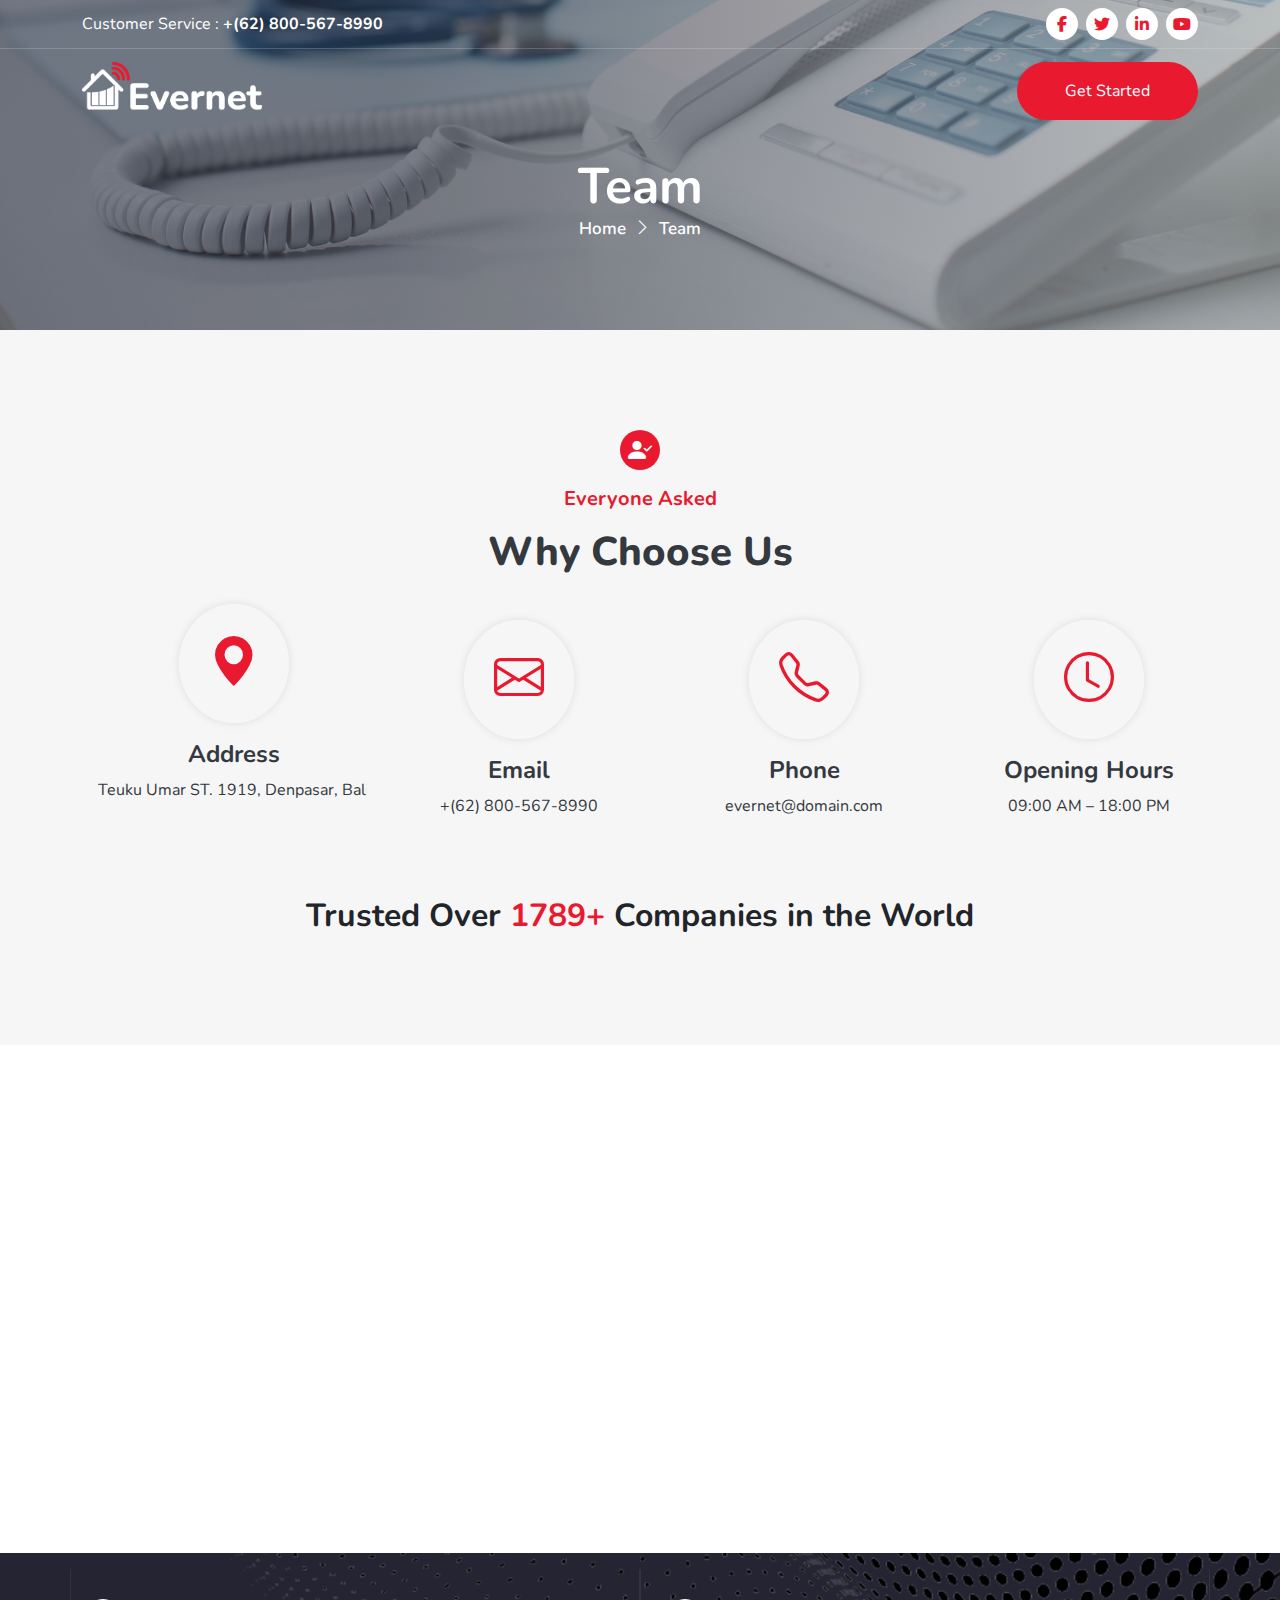
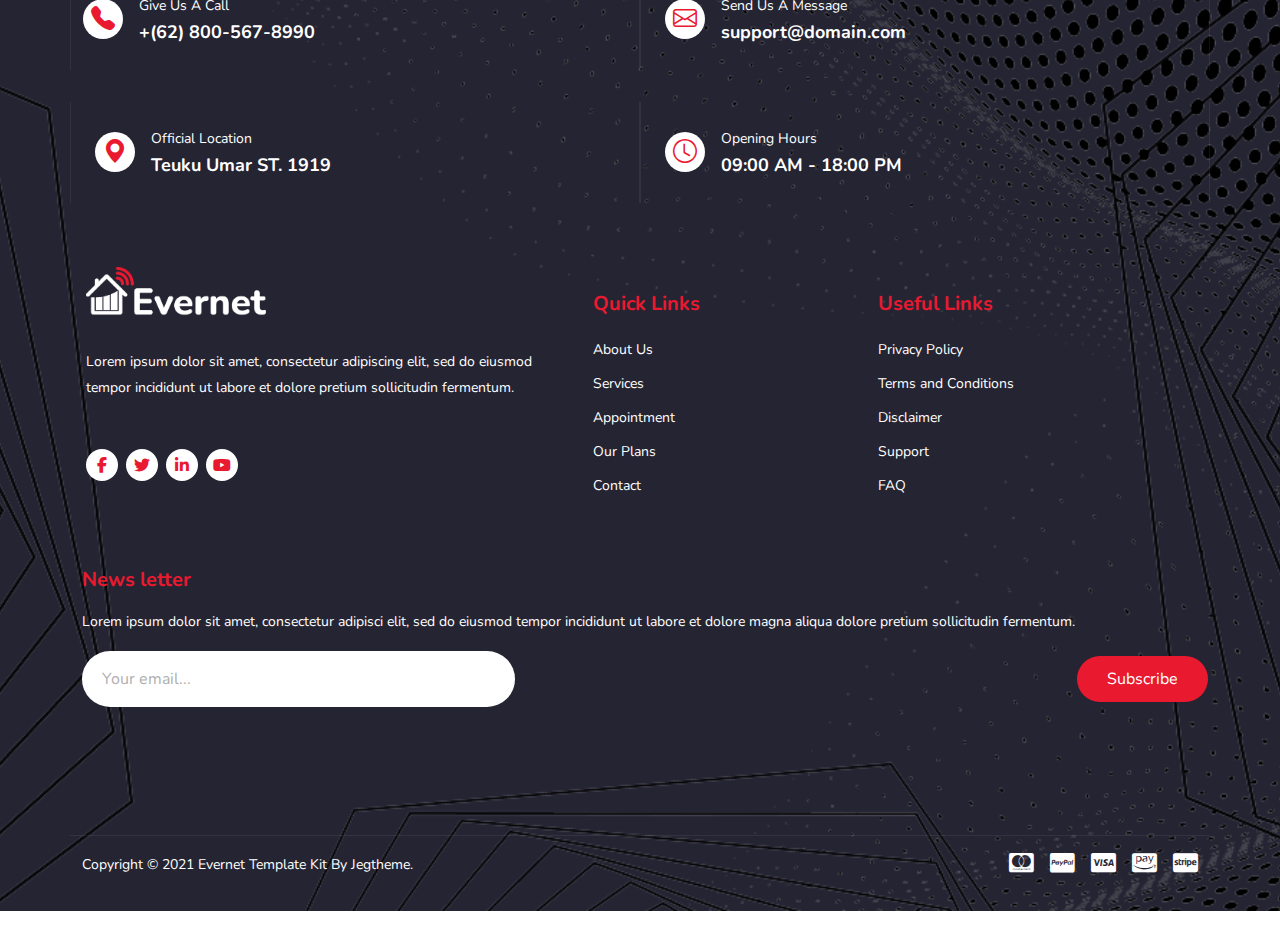
<file: contact.html>
<!DOCTYPE html>
<html lang="en">
<head>
    <meta charset="UTF-8">
    <meta name="viewport" content="width=device-width, initial-scale=1.0">
    <title>conatct</title>

    <!-- https://templatekit.jegtheme.com/evernet/ -->
     <link rel="stylesheet" href="css/owl.carousel.min.css">
     <link rel="stylesheet" href="css/owl.theme.default.min.css">
     <link rel="stylesheet" href="css/bootstrap.min.css">
     <link rel="stylesheet" href="font/bootstrap-icons.css">
     <link rel="stylesheet" href="css/all.min.css">
     <link rel="stylesheet" href="css/media.css">
     <link rel="stylesheet" href="css/style.css">

</head>
<body>

    <header>
        <div class="header bg-transparent">
          <div class="top-header p-2 d-none d-sm-block">  
             <div class="container">
                  <div class="row justify-content-between  align-items-center">
                      <div class="col-md-auto col-8">
                          <p class="m-0 text-white fs-6">Customer Service : <span class="fw-bold">+(62) 800-567-8990</span></p>
                      </div>
                      <div class="col-md-auto col-4 social-icon justify-content-end d-flex">
                          <a href="#" class=" red-f  me-1"><i class="fa-brands fa-facebook-f "></i></a>
                          <a href="#" class=" red-f mx-1"><i class="fa-brands fa-twitter "></i></a>
                          <a href="#" class=" red-f mx-1"><i class="fa-brands fa-linkedin-in "></i></a>
                          <a href="#" class=" red-f ms-1"><i class="fa-brands fa-youtube "></i></a>
                      </div>
                  </div>
             </div> 
          </div>
          <div class="bottom-header">
              <div class="container">
                  <div class="row">
                      <nav class="navbar navbar-expand-xl py-2 mob_nav">
                          <div class="container-fluid">
                            <a class="navbar-brand m-0" href="#">
                              <img src="image/logo-evernet-4.png" alt="" width="180">
                            </a>
                            <button class="navbar-toggler" type="button" data-bs-toggle="collapse" data-bs-target="#navbarSupportedContent" aria-controls="navbarSupportedContent" aria-expanded="false" aria-label="Toggle navigation">
                              <a data-bs-toggle="offcanvas" href="#offcanvasExample" role="button" aria-controls="offcanvasExample">
                                <i class="fa-solid fa-bars menu-bar d-flex align-items-center justify-content-center "></i>
                              </a>
                            </button>
                            <div class="collapse navbar-collapse justify-content-center align-items-center mobile_view">
                              <ul class="navbar-nav text-center main_menu ">
                              <li class="nav-item p-3">
                                  <a class="nav-link active text-white p-0" aria-current="page" href="#">Home</a>
                                </li>
                                <li class="nav-item p-3">
                                  <a class="nav-link text-white p-0" href="#">about</a>
                                </li>
                                <li class="nav-item p-3">
                                  <a class="nav-link text-white p-0" href="#">packages</a>                              
                                  </li>
                                <li class="nav-item p-3">
                                  <a class="nav-link text-white p-0" href="#">features<i class="bi bi-chevron-down ps-1"></i></a>
                                  <ul class="sub_menu dropdown-menu">
                                      <li><a href="#" class="dropdown">services</a></li>
                                      <li><a href="#" class="dropdown">team</a></li>
                                      <li><a href="#" class="dropdown">faq</a></li>
                                      <li><a href="#" class="dropdown">404 page</a></li>
                                  </ul>
  
                                </li>
                                <li class="nav-item p-3">
                                  <a class="nav-link text-white p-0" href="#">blog<i class="bi bi-chevron-down align-items-center ps-1"></i></a>
                                  <ul class="sub_menu">
                                      <li><a href="#">blog</a></li>
                                      <li><a href="#">single blog</a></li>
                                  </ul>
                                </li>
                                <li class="nav-item p-3">
                                  <a class="nav-link text-white p-0" href="#">contact</a>
                                </li>
                              </ul>
                            </div>
                            <a href="#" class="red-bg px-5 py-3 rounded-pill text-white d-none d-xl-block get">Get Started</a>
                          </div>
                          </div>
                        </nav>
                  </div>
              </div>
          </div>
        </div>
    </header>

    <main>
    <!-- /* **************************Banner************************** */ -->
        <section>
            <div class="banner contact">
                <div class="container">
                    <div class="row">
                        <div class="b-about-con p-2">
                            <div class="about-text-area mb-3">
                                <div class="about-text text-center">
                                    <p class="mt-3 text-white fw-bold">Team</p>
                                </div>
                            </div>
                            <div class="menu-about text-center d-flex justify-content-center" style="font-size: 17px; font-weight: 600; color: white;">
                                <p>Home</p>
                                <i class="bi bi-chevron-right px-2"></i>
                                <p>Team</p>
                            </div>
                        </div>  
                    </div>
                </div>
            </div>
        </section>

    <!-- /* **************************Services************************** */ -->
      <section>
        <div class="services spacer a-ser">
            <div class="container">
                <div class="service-con">
                    <div class="wifi  align-items-center justify-content-center d-flex">
                        <i class="bi bi-person-check-fill fs-4 d-flex"></i>
                    </div>
                    <div class="wifi-con text-center">
                        <p class="red-f fw-bold fs-5 my-3">Everyone Asked</p>
                        <h1 class="lh-2 mb-5">Why Choose Us</h1>
                    </div>
                    <div class="ser mt-5 align-items-center">
                        <div class="row">
                            <div class="col-xl-3 col-md-6">
                            <div class="ser-wifi my-2">
                                <div class="card border-0 p-1 text-center" style="width: 19rem; background-color: #F6F6F6;">
                                  <div class="card-body p-0 e-about">
                                    <div class="about-i">
                                      <i class="bi bi-geo-alt-fill   red-f" style="font-size: 50px;"></i>
                                    </div>
                                    <div class="a-box-con py-5">
                                      <h3 class="card-subtitle py-2 fw-bold" style="font-size: 24px;color:#343940">Address</h3>
                                      <p class="card-text fs-6 mb-2" style="width: 100%;">Teuku Umar ST. 1919, Denpasar, Bali</p>
                                    </div>
                                  </div>
                                </div>
                            </div>
                            </div>
                            <div class="col-xl-3 col-md-6">
                            <div class="ser-wifi my-2">
                                <div class="card border-0 text-center" style="width: 19rem; background-color: #F6F6F6;">
                                    <div class="card-body p-0 e-about">
                                        <div class="about-i">
                                            <i class="bi bi-envelope red-f" style="font-size: 50px;"></i>
                                        </div>
                                        <div class="a-box-con py-5">
                                            <h3 class="card-subtitle py-2 fw-bold" style="font-size: 24px; color:#343940">Email</h3>
                                            <p class="card-text fs-6 mb-2" style="width: 100%;">+(62) 800-567-8990</p>
                                        </div>
                                    </div>
                                </div>
                            </div>
                            </div>
                            <div class="col-xl-3 col-md-6">
                            <div class="ser-wifi my-2">
                                <div class="card border-0 text-center" style="width: 19rem; background-color: #F6F6F6;">
                                    <div class="card-body p-0 e-about">
                                        <div class="about-i">
                                            <i class="bi bi-telephone red-f" style="font-size: 50px;"></i>
                                        </div>
                                        <div class="a-box-con py-5">
                                            <h3 class="card-subtitle py-2 fw-bold" style="font-size: 24px;color:#343940">Phone</h3>
                                            <p class="card-text fs-6 mb-2" style="width: 100%;">evernet@domain.com</p>
                                        </div>
                                    </div>
                                </div>
                            </div>
                            </div>
                            <div class="col-xl-3 col-md-6">
                            <div class="ser-wifi my-2">
                                <div class="card border-0 text-center" style="width: 19rem; background-color: #F6F6F6;">
                                    <div class="card-body p-0 e-about">
                                        <div class="about-i">
                                            <i class="bi bi-clock red-f" style="font-size: 50px;"></i>
                                        </div>
                                        <div class="a-box-con py-5">
                                            <h3 class="card-subtitle py-2 fw-bold" style="font-size: 24px;color:#343940">Opening Hours</h3>
                                            <p class="card-text fs-6 mb-2" style="width: 100%;">09:00 AM – 18:00 PM</p>
                                        </div>
                                    </div>
                                </div>
                            </div>
                            </div>
                        </div>
                    </div>
                </div>
                <div class="text-center">
                    <p class="fs-md-3 fs-2 fw-bold">Trusted Over <span class="red-f">1789+</span> Companies in the World </p>
                </div>
            </div>
        </div>
      </section>

    <!-- /* **************************Map************************** */ -->
      <section>
        <iframe loading="lazy" src="https://maps.google.com/maps?q=Jl.%20Teuku%20Umar%20No.19%2C%20Denpasar%2C%20Bali&amp;t=m&amp;z=15&amp;output=embed&amp;iwloc=near" title="Jl. Teuku Umar No.19, Denpasar, Bali" aria-label="Jl. Teuku Umar No.19, Denpasar, Bali"></iframe>
      </section>

    <footer>
      <div class="footer-area">
        <div class="container">
          <div class="row">
            <div class="col-xxl-3 col-md-6 col-sm-12 pe-3 py-4 my-lg-3 call-area z-1">
              <div class="call-con d-flex align-items-center">
                <div class="call-icon me-3 d-flex">
                  <i class="bi bi-telephone-fill fs-4 red-f"></i>
                </div>
                <div class="call-det" style="color: white;">
                  <p class="m-0">Give Us A Call</p>
                  <span>+(62) 800-567-8990</span>
                </div>
              </div>
            </div>
            <div class="col-xxl-3 col-md-6 col-sm-12 px-xl-4 py-4 my-lg-3 call-area z-1">
              <div class="call-con d-flex align-items-center">
                <div class="call-icon me-3 d-flex">
                  <i class="bi bi-envelope fs-4 red-f"></i>
                </div>
                <div class="call-det" style="color: white;">
                  <p class="m-0">Send Us A Message</p>
                  <span>support@domain.com</span>
                </div>
              </div>
            </div>
            <div class="col-xxl-3 col-md-6 col-sm-12 px-xl-4 py-4 my-lg-3 call-area z-1">
              <div class="call-con d-flex align-items-center">
                <div class="call-icon me-3 d-flex">
                  <i class="bi bi-geo-alt-fill fs-4 red-f"></i>
                </div>
                <div class="call-det" style="color: white;">
                  <p class="m-0">Official Location</p>
                  <span>Teuku Umar ST. 1919</span>
                </div>
              </div>
            </div>
            <div class="col-xxl-3 col-md-6 col-sm-12 ps-md-4 ps-sm-0 pe-0 py-4 my-lg-3 call-area z-1">
              <div class="call-con d-flex align-items-center">
                <div class="call-icon me-3 d-flex">
                  <i class="bi bi-clock fs-4 red-f"></i>
                </div>
                <div class="call-det" style="color: white;">
                  <p class="m-0">Opening Hours</p>
                  <span>09:00 AM - 18:00 PM</span>
                </div>
              </div>
            </div>
          </div>

          <div class="row f-logo-sec d-flex my-5">
            <div class="col-xxl-3 col-lg-5 col-md-5 ps-md-0 ps-md-3">
              <div class="logo-sec-con logo-f">
                <a class="navbar-brand mb-4" href="#">
                  <img src="image/logo-evernet-4.png" alt="" width="180">
                </a>
                <div class="footer-p mb-5">
                  <p style="color: white;">Lorem ipsum dolor sit amet, consectetur adipiscing elit, sed do eiusmod tempor incididunt ut labore et dolore pretium sollicitudin fermentum.</p>
                </div>
                <div class="col-md-auto social-icon d-flex">
                  <a href="#" class=" red-f  me-1"><i class="fa-brands fa-facebook-f "></i></a>
                  <a href="#" class=" red-f mx-1"><i class="fa-brands fa-twitter "></i></a>
                  <a href="#" class=" red-f mx-1"><i class="fa-brands fa-linkedin-in "></i></a>
                  <a href="#" class=" red-f ms-1"><i class="fa-brands fa-youtube "></i></a>
                </div>
              </div>
            </div>
            <div class="col-xxl-2 col-lg-3 col-md-3 px-lg-5 px-md-4 pt-4">
              <div class="logo-sec-con q-link">
                <div class="links red-f">
                  <p style="font-size: 20px; font-weight: 700;">Quick Links</p>
                </div>
                <div class="footer-p p-0">
                  <ul>
                    <li>
                      <a href="#"><p class="my-1" style="font-weight: 400; font-size: 14px;  color: white; ">About Us</p></a>
                    </li>
                    <li>
                      <a href="#"><p class="my-1" style="font-weight: 400; font-size: 14px;  color: white; ">Services</p></a>
                    </li>
                    <li>
                      <a href="#"><p class="my-1" style="font-weight: 400; font-size: 14px;  color: white; ">Appointment</p></a>
                    </li>
                    <li>
                      <a href="#"><p class="my-1" style="font-weight: 400; font-size: 14px;  color: white; ">Our Plans</p></a>
                    </li>
                    <li>
                      <a href="#"><p class="my-1" style="font-weight: 400; font-size: 14px;  color: white; ">Contact</p></a>
                    </li>
                  </ul>
                </div>
              </div>
            </div>
            <div class="col-xxl-3 col-lg-4 col-md-4 px-lg-5 px-md-4 pt-4">
              <div class="logo-sec-con u-link ">
                <div class="links red-f">
                  <p style="font-size: 20px; font-weight: 700;">Useful Links</p>
                </div>
                <div class="footer-p p-0">
                  <ul>
                    <li>
                      <a href="#"><p class="my-1" style="font-weight: 400; font-size: 14px;  color: white; ">Privacy Policy</p></a>
                    </li>
                    <li>
                      <a href="#"><p class="my-1" style="font-weight: 400; font-size: 14px;  color: white; ">Terms and Conditions</p></a>
                    </li>
                    <li>
                      <a href="#"><p class="my-1" style="font-weight: 400; font-size: 14px;  color: white; ">Disclaimer</p></a>
                    </li>
                    <li>
                      <a href="#"><p class="my-1" style="font-weight: 400; font-size: 14px;  color: white; ">Support</p></a>
                    </li>
                    <li>
                      <a href="#"><p class="my-1" style="font-weight: 400; font-size: 14px;  color: white; ">FAQ</p></a>
                    </li>
                  </ul>
                </div>
              </div>
            </div>
            <div class="col-xxl-4 col-12 pt-md-5 pt-4">
              <div class="logo-sec-con n-letter">
                <div class="links red-f">
                  <p style="font-size: 20px; font-weight: 700;">News letter</p>
                </div>
                <div class="footer-p">
                  <p style="color: white; width: 100%;">Lorem ipsum dolor sit amet, consectetur adipisci elit, sed do eiusmod tempor incididunt ut labore et dolore magna aliqua dolore pretium sollicitudin fermentum.</p>
                </div>
                <div class="col sub-input pb-5">
                  <input type="email" placeholder="Your email..." class=" rounded-5">
                  <div class="sub-btn">
                    <a href="#" class="red-bg rounded-pill text-white">Subscribe</a>
                  </div>
                </div>
              </div>
            </div>
          </div>
          
          <div class="row copy-right d-md-flex" style="margin-top: 80px;">
            <div class="col-md-9 col-12">
              <div class="copy-con py-md-3 order">
                <p class="m-0" style="color: white; font-size: 14px;">Copyright © 2021 Evernet Template Kit By Jegtheme.</p>                
              </div>
            </div>
            <div class="col-md-3 d-md-flex align-items-center justify-content-end col-12">
              <div class="copy-icon order py-3 justify-content-end d-md-flex">
                <ul class="d-flex">
                  <li class="pe-2">
                    <a href="#">
                      <i class="fa-brands fa-cc-mastercard" style="color: white; font-size: 22px"></i>
                    </a>
                  </li>
                  <li class="px-2">
                    <a href="#">
                      <i class="fa-brands fa-cc-paypal" style="color: white; font-size: 22px"></i>
                    </a>
                  </li>
                  <li class="px-2">
                    <a href="#">
                      <i class="fa-brands fa-cc-visa" style="color: white; font-size: 22px"></i>
                    </a>
                  </li>
                  <li class="px-2">
                    <a href="#">
                      <i class="fa-brands fa-cc-amazon-pay" style="color: white; font-size: 22px"></i>
                    </a>
                  </li>
                  <li class="ps-2">
                    <a href="#">
                      <i class="fa-brands fa-cc-stripe" style="color: white; font-size: 22px"></i>
                    </a>
                  </li>
                </ul>
              </div>
            </div>
          </div>
        </div>
      </div>
    </footer>
    
        <div class="offcanvas offcanvas-start text-dark p-2" tabindex="-1" id="offcanvasExample" aria-labelledby="offcanvasExampleLabel">
            <div class="offcanvas-header">
              <h5 class="offcanvas-title" id="offcanvasExampleLabel"><img src="image/logo-evernet-4.png" alt="" width="120"></h5>
              <button type="button" class="btn-close" data-bs-dismiss="offcanvas" aria-label="Close"></button>
            </div>
              <ul class="navbar-nav text-center d-flex align-items-start justify-content-start mob_menu ">
                <i class="nav-item px-3">
                  <a class="nav-link active text-white" aria-current="page" href="#">Home</a>
                </li>
                <li class="nav-item px-3">
                  <a class="nav-link text-white" href="#">about</a>
                </li>
                <li class="nav-item px-3">
                  <a class="nav-link text-white" href="#">packages</a>                              
                </li>
                <li class="nav-item px-3">
                  <a class="nav-link text-white" href="#">features<i class="bi bi-chevron-down ps-1"></i></a>
                  <ul class="mob_sub_menu dropdown-menu p-0 border-0">
                      <li><a href="#" class="dropdown">services</a></li>
                      <li><a href="#" class="dropdown">team</a></li>
                      <li><a href="#" class="dropdown">faq</a></li>
                      <li><a href="#" class="dropdown">404 page</a></li>
                  </ul>
                </li>
                <li class="nav-item px-3">
                  <a class="nav-link text-white" href="#">blog<i class="bi bi-chevron-down align-items-center ps-1"></i></a>
                  <ul class="mob_sub_menu">
                      <li><a href="#">blog</a></li>
                      <li><a href="#">single blog</a></li>
                  </ul>
                </li>
                <li class="nav-item px-3">
                  <a class="nav-link text-white" href="#">contact</a>
                </li>
              </u>
        </div>
      
      
          <script src="js/jquery-3.7.1.min.js"></script>
          <script src="js/owl.carousel.min.js"></script>
          <script src="js/bootstrap.bundle.min.js"></script>
          <script src="js/script.js"></script>

</body>
</html>
</file>
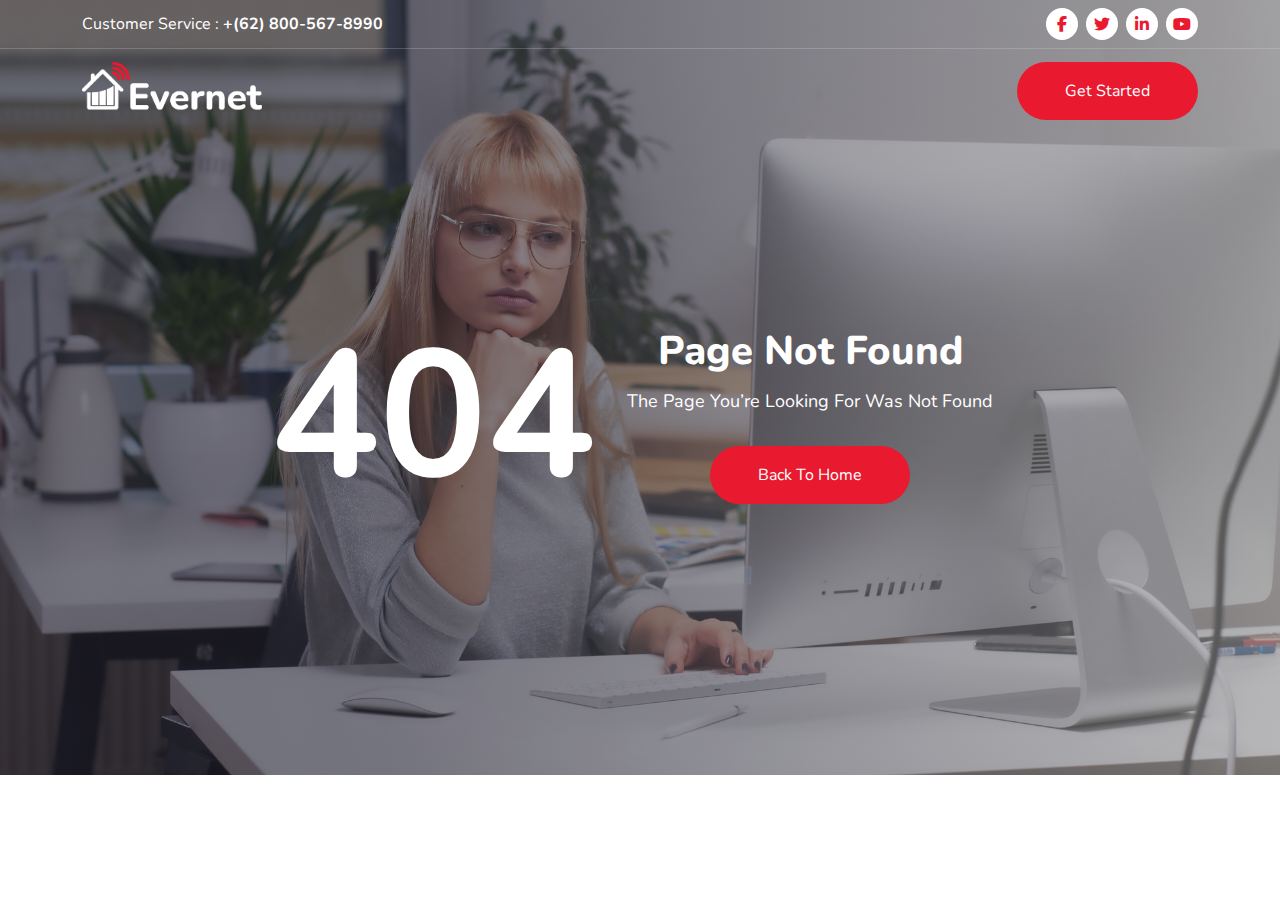
<file: f-404.html>
<!DOCTYPE html>
<html lang="en">
<head>
    <meta charset="UTF-8">
    <meta name="viewport" content="width=device-width, initial-scale=1.0">
    <title>f-404</title>

    <!-- https://templatekit.jegtheme.com/evernet/ -->
     <link rel="stylesheet" href="css/owl.carousel.min.css">
     <link rel="stylesheet" href="css/owl.theme.default.min.css">
     <link rel="stylesheet" href="css/bootstrap.min.css">
     <link rel="stylesheet" href="font/bootstrap-icons.css">
     <link rel="stylesheet" href="css/all.min.css">
     <link rel="stylesheet" href="css/media.css">
     <link rel="stylesheet" href="css/style.css">

</head>
<body>

    <header>
        <div class="header bg-transparent">
          <div class="top-header p-2 d-none d-sm-block">  
             <div class="container">
                  <div class="row justify-content-between  align-items-center">
                      <div class="col-md-auto col-8">
                          <p class="m-0 text-white fs-6">Customer Service : <span class="fw-bold">+(62) 800-567-8990</span></p>
                      </div>
                      <div class="col-md-auto col-4 social-icon justify-content-end d-flex">
                          <a href="#" class=" red-f  me-1"><i class="fa-brands fa-facebook-f "></i></a>
                          <a href="#" class=" red-f mx-1"><i class="fa-brands fa-twitter "></i></a>
                          <a href="#" class=" red-f mx-1"><i class="fa-brands fa-linkedin-in "></i></a>
                          <a href="#" class=" red-f ms-1"><i class="fa-brands fa-youtube "></i></a>
                      </div>
                  </div>
             </div> 
          </div>
          <div class="bottom-header">
              <div class="container">
                  <div class="row">
                      <nav class="navbar navbar-expand-xl py-2 mob_nav">
                          <div class="container-fluid">
                            <a class="navbar-brand m-0" href="#">
                              <img src="image/logo-evernet-4.png" alt="" width="180">
                            </a>
                            <button class="navbar-toggler" type="button" data-bs-toggle="collapse" data-bs-target="#navbarSupportedContent" aria-controls="navbarSupportedContent" aria-expanded="false" aria-label="Toggle navigation">
                              <a data-bs-toggle="offcanvas" href="#offcanvasExample" role="button" aria-controls="offcanvasExample">
                                <i class="fa-solid fa-bars menu-bar d-flex align-items-center justify-content-center "></i>
                              </a>
                            </button>
                            <div class="collapse navbar-collapse justify-content-center align-items-center mobile_view">
                              <ul class="navbar-nav text-center main_menu ">
                              <li class="nav-item p-3">
                                  <a class="nav-link active text-white p-0" aria-current="page" href="#">Home</a>
                                </li>
                                <li class="nav-item p-3">
                                  <a class="nav-link text-white p-0" href="#">about</a>
                                </li>
                                <li class="nav-item p-3">
                                  <a class="nav-link text-white p-0" href="#">packages</a>                              
                                  </li>
                                <li class="nav-item p-3">
                                  <a class="nav-link text-white p-0" href="#">features<i class="bi bi-chevron-down ps-1"></i></a>
                                  <ul class="sub_menu dropdown-menu">
                                      <li><a href="#" class="dropdown">services</a></li>
                                      <li><a href="#" class="dropdown">team</a></li>
                                      <li><a href="#" class="dropdown">faq</a></li>
                                      <li><a href="#" class="dropdown">404 page</a></li>
                                  </ul>
  
                                </li>
                                <li class="nav-item p-3">
                                  <a class="nav-link text-white p-0" href="#">blog<i class="bi bi-chevron-down align-items-center ps-1"></i></a>
                                  <ul class="sub_menu">
                                      <li><a href="#">blog</a></li>
                                      <li><a href="#">single blog</a></li>
                                  </ul>
                                </li>
                                <li class="nav-item p-3">
                                  <a class="nav-link text-white p-0" href="#">contact</a>
                                </li>
                              </ul>
                            </div>
                            <a href="#" class="red-bg px-5 py-3 rounded-pill text-white d-none d-xl-block get">Get Started</a>
                          </div>
                          </div>
                        </nav>
                  </div>
              </div>
          </div>
        </div>
    </header>


    <main>
      <section>
        <div class="banner f-404">
          <div class="container">
              <div class="row">
                  <div class="b-404-con d-flex justify-content-center align-items-center">
                    <div class="about-text-area  d-md-flex justify-content-center align-items-center">
                        <div class="about-text text-center">
                            <p class="mt-3 text-white fw-bold f-404-text" style="font-size: 180px; color: white;">404</p>
                        </div>
                        <div class="f-not ps-md-3 text-center">
                            <p style="font-size: 40px; color: white; font-weight: 800;" class="m-0  py-md-2 p-n">Page Not Found</p>
                            <p class="p-n2 p-3" style="font-size: 18px; color: white;" class="m-0 py-3">The Page You’re Looking For Was Not Found</p>
                            <div class="play-btn mt-2 justify-content-center d-flex">
                                <a href="index.html" class="red-bg px-5 py-3 rounded-pill text-white">Back To Home</a>
                            </div>
                        </div>
                    </div>
                      <!-- <div class="menu-about text-center d-flex justify-content-center" style="font-size: 17px; font-weight: 600; color: white;">
                          <p>Home</p>
                          <i class="bi bi-chevron-right px-2"></i>
                          <p>About</p>
                      </div> -->
                  </div>  
              </div>
          </div>
        </div>
      </section>

    </main>

    <div class="offcanvas offcanvas-start text-dark p-2" tabindex="-1" id="offcanvasExample" aria-labelledby="offcanvasExampleLabel">
        <div class="offcanvas-header">
          <h5 class="offcanvas-title" id="offcanvasExampleLabel"><img src="image/logo-evernet-4.png" alt="" width="120"></h5>
          <button type="button" class="btn-close" data-bs-dismiss="offcanvas" aria-label="Close"></button>
        </div>
          <ul class="navbar-nav text-center d-flex align-items-start justify-content-start mob_menu ">
            <i class="nav-item px-3">
              <a class="nav-link active text-white" aria-current="page" href="#">Home</a>
            </li>
            <li class="nav-item px-3">
              <a class="nav-link text-white" href="#">about</a>
            </li>
            <li class="nav-item px-3">
              <a class="nav-link text-white" href="#">packages</a>                              
            </li>
            <li class="nav-item px-3">
              <a class="nav-link text-white" href="#">features<i class="bi bi-chevron-down ps-1"></i></a>
              <ul class="mob_sub_menu dropdown-menu p-0 border-0">
                  <li><a href="#" class="dropdown">services</a></li>
                  <li><a href="#" class="dropdown">team</a></li>
                  <li><a href="#" class="dropdown">faq</a></li>
                  <li><a href="#" class="dropdown">404 page</a></li>
              </ul>
            </li>
            <li class="nav-item px-3">
              <a class="nav-link text-white" href="#">blog<i class="bi bi-chevron-down align-items-center ps-1"></i></a>
              <ul class="mob_sub_menu">
                  <li><a href="#">blog</a></li>
                  <li><a href="#">single blog</a></li>
              </ul>
            </li>
            <li class="nav-item px-3">
              <a class="nav-link text-white" href="#">contact</a>
            </li>
          </u>
    </div>
  
  
      <script src="js/jquery-3.7.1.min.js"></script>
      <script src="js/owl.carousel.min.js"></script>
      <script src="js/bootstrap.bundle.min.js"></script>
      <script src="js/script.js"></script>
    
      
</body>
</html>
</file>
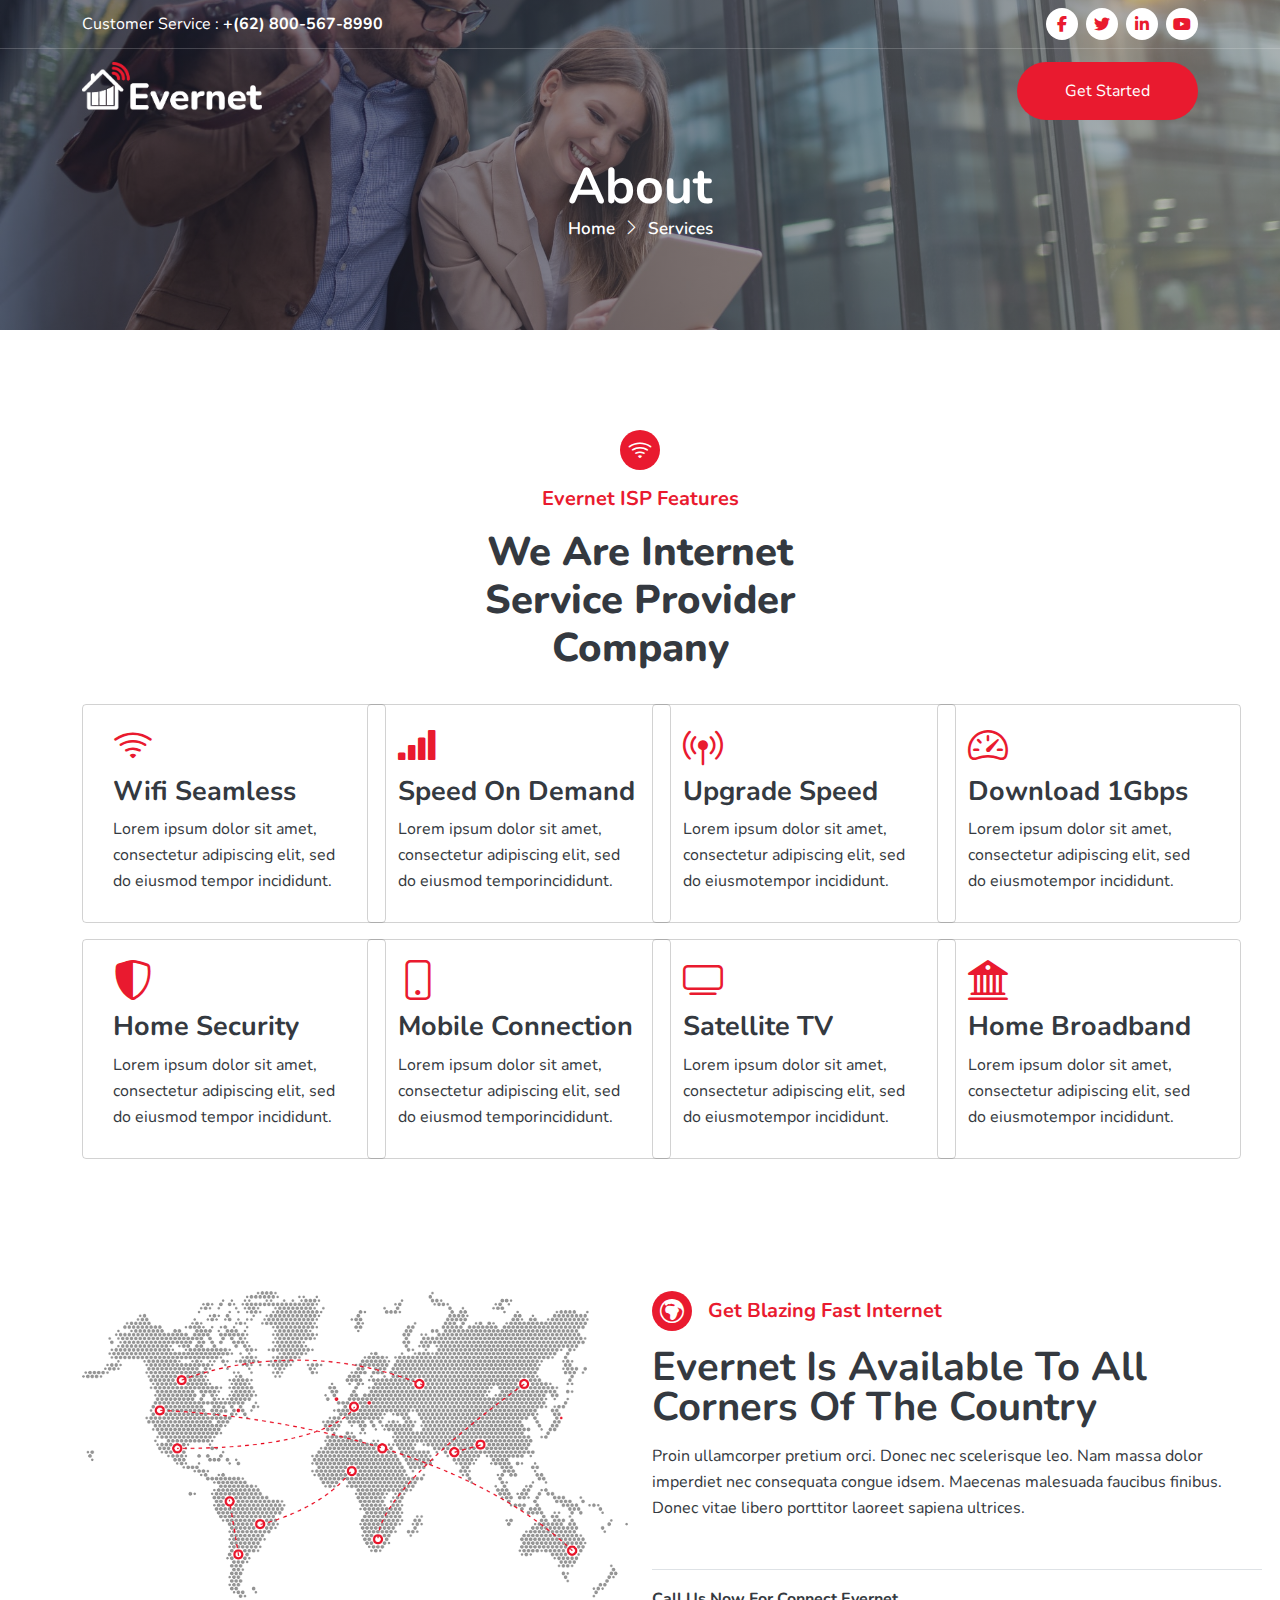
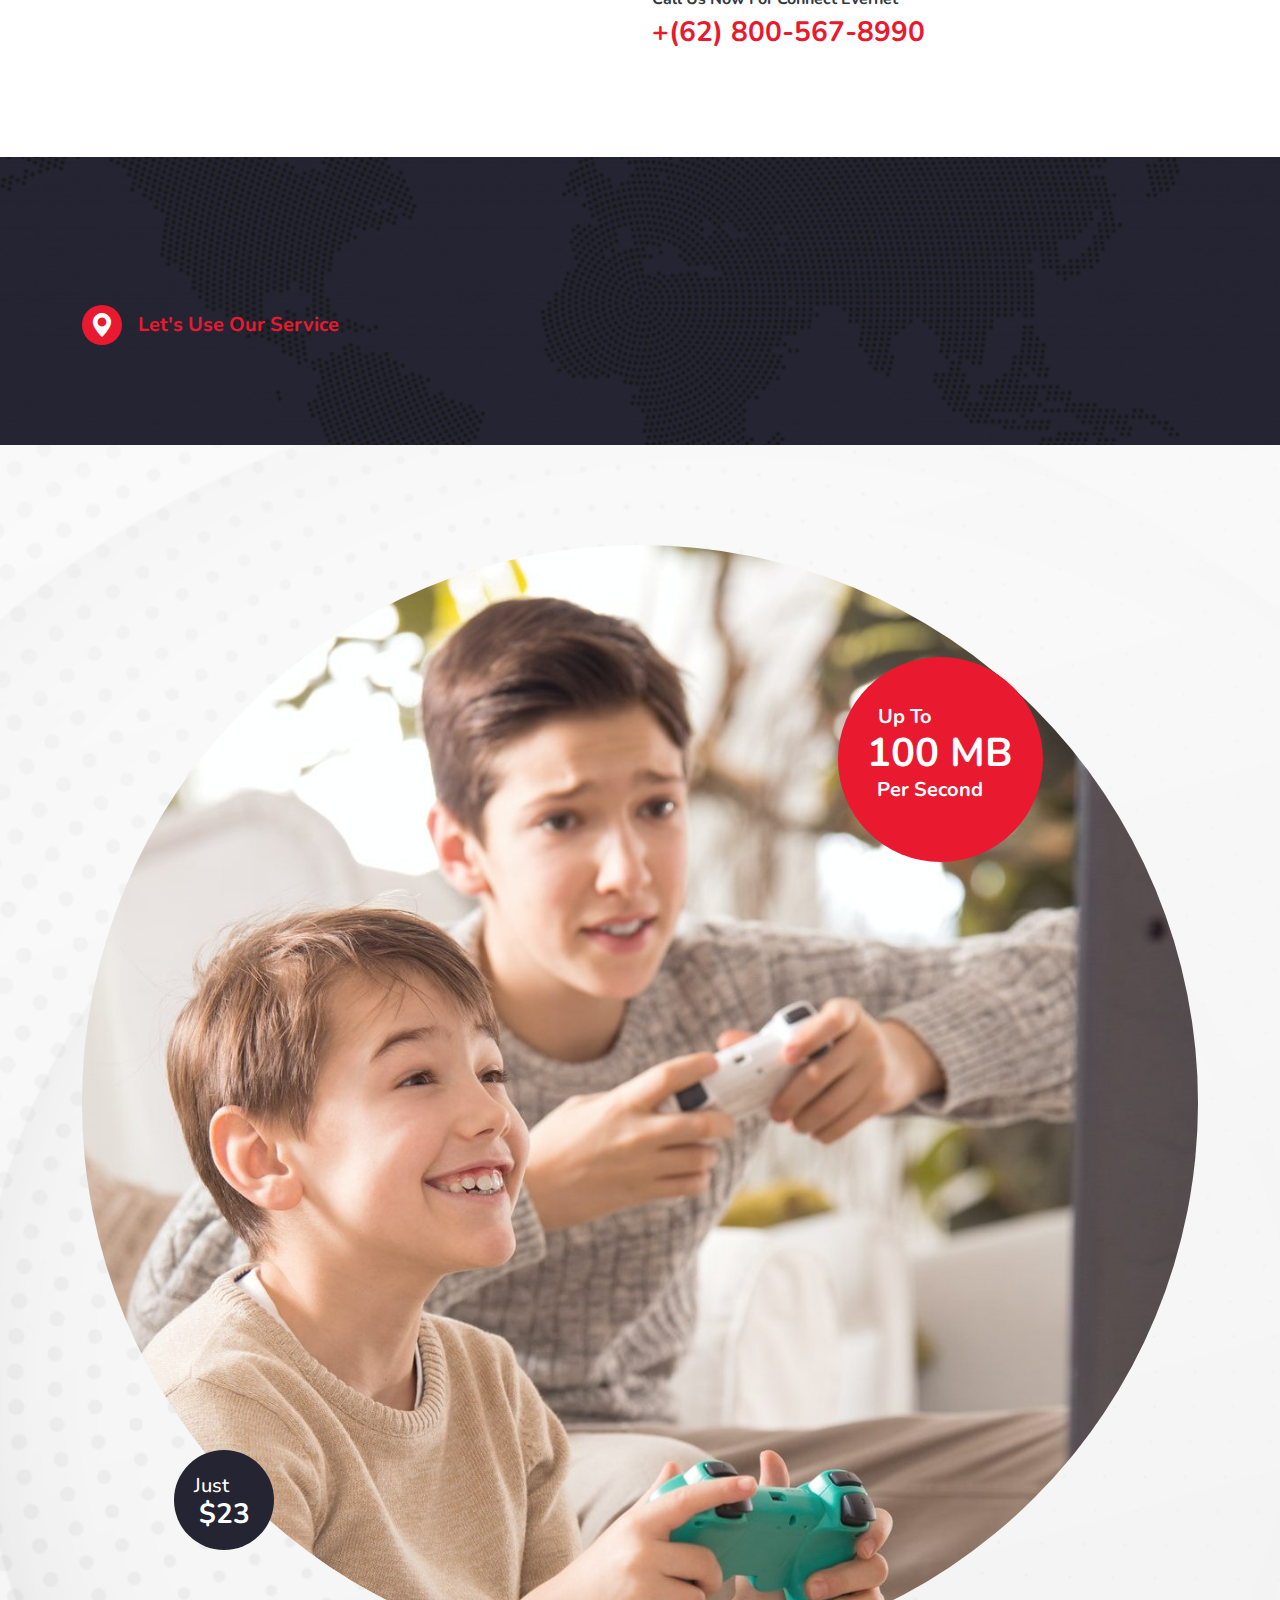
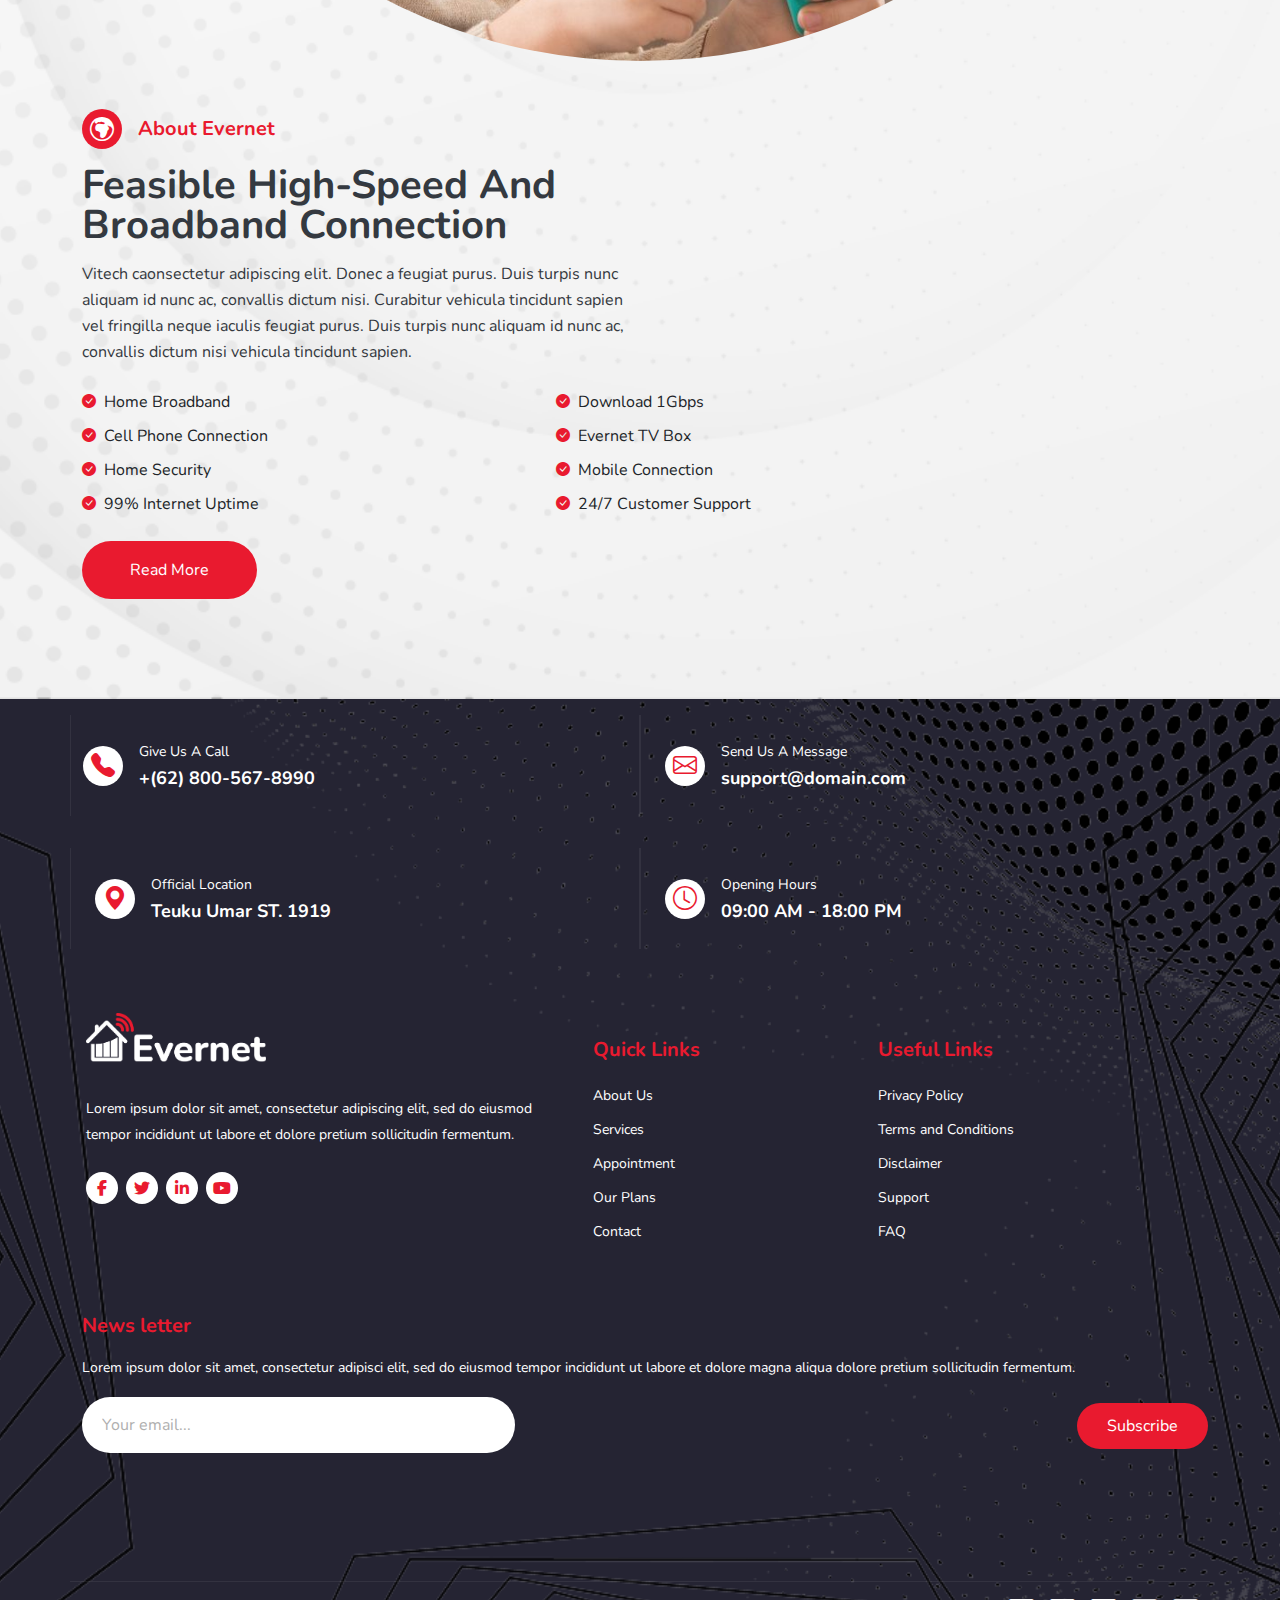
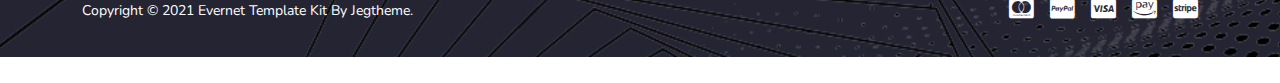
<file: f-ser.html>
<!DOCTYPE html>
<html lang="en">
<head>
    <meta charset="UTF-8">
    <meta name="viewport" content="width=device-width, initial-scale=1.0">
    <title>Evernet f-serivce</title>

    <!-- https://templatekit.jegtheme.com/evernet/ -->
     <link rel="stylesheet" href="css/owl.carousel.min.css">
     <link rel="stylesheet" href="css/owl.theme.default.min.css">
     <link rel="stylesheet" href="css/bootstrap.min.css">
     <link rel="stylesheet" href="font/bootstrap-icons.css">
     <link rel="stylesheet" href="css/all.min.css">
     <link rel="stylesheet" href="css/media.css">
     <link rel="stylesheet" href="css/style.css">

</head>
<body>

    <header>
        <div class="header bg-transparent">
          <div class="top-header p-2 d-none d-sm-block">  
             <div class="container">
                  <div class="row justify-content-between  align-items-center">
                      <div class="col-md-auto col-8">
                          <p class="m-0 text-white fs-6">Customer Service : <span class="fw-bold">+(62) 800-567-8990</span></p>
                      </div>
                      <div class="col-md-auto col-4 social-icon justify-content-end d-flex">
                          <a href="#" class=" red-f  me-1"><i class="fa-brands fa-facebook-f "></i></a>
                          <a href="#" class=" red-f mx-1"><i class="fa-brands fa-twitter "></i></a>
                          <a href="#" class=" red-f mx-1"><i class="fa-brands fa-linkedin-in "></i></a>
                          <a href="#" class=" red-f ms-1"><i class="fa-brands fa-youtube "></i></a>
                      </div>
                  </div>
             </div> 
          </div>
          <div class="bottom-header">
              <div class="container">
                  <div class="row">
                      <nav class="navbar navbar-expand-xl py-2 mob_nav">
                          <div class="container-fluid">
                            <a class="navbar-brand m-0" href="#">
                              <img src="image/logo-evernet-4.png" alt="" width="180">
                            </a>
                            <button class="navbar-toggler" type="button" data-bs-toggle="collapse" data-bs-target="#navbarSupportedContent" aria-controls="navbarSupportedContent" aria-expanded="false" aria-label="Toggle navigation">
                              <a data-bs-toggle="offcanvas" href="#offcanvasExample" role="button" aria-controls="offcanvasExample">
                                <i class="fa-solid fa-bars menu-bar d-flex align-items-center justify-content-center "></i>
                              </a>
                            </button>
                            <div class="collapse navbar-collapse justify-content-center align-items-center mobile_view">
                              <ul class="navbar-nav text-center main_menu ">
                              <li class="nav-item p-3">
                                  <a class="nav-link active text-white p-0" aria-current="page" href="#">Home</a>
                                </li>
                                <li class="nav-item p-3">
                                  <a class="nav-link text-white p-0" href="#">about</a>
                                </li>
                                <li class="nav-item p-3">
                                  <a class="nav-link text-white p-0" href="#">packages</a>                              
                                  </li>
                                <li class="nav-item p-3">
                                  <a class="nav-link text-white p-0" href="#">features<i class="bi bi-chevron-down ps-1"></i></a>
                                  <ul class="sub_menu dropdown-menu">
                                      <li><a href="#" class="dropdown">services</a></li>
                                      <li><a href="#" class="dropdown">team</a></li>
                                      <li><a href="#" class="dropdown">faq</a></li>
                                      <li><a href="#" class="dropdown">404 page</a></li>
                                  </ul>
  
                                </li>
                                <li class="nav-item p-3">
                                  <a class="nav-link text-white p-0" href="#">blog<i class="bi bi-chevron-down align-items-center ps-1"></i></a>
                                  <ul class="sub_menu">
                                      <li><a href="#">blog</a></li>
                                      <li><a href="#">single blog</a></li>
                                  </ul>
                                </li>
                                <li class="nav-item p-3">
                                  <a class="nav-link text-white p-0" href="#">contact</a>
                                </li>
                              </ul>
                            </div>
                            <a href="#" class="red-bg px-5 py-3 rounded-pill text-white d-none d-xl-block get">Get Started</a>
                          </div>
                          </div>
                        </nav>
                  </div>
              </div>
          </div>
        </div>
    </header>


    <main>
        <!-- /* **************************Banner************************** */ -->
        <section>
            <div class="banner f-ser">
                <div class="container">
                    <div class="row">
                        <div class="b-about-con p-2">
                            <div class="about-text-area mb-3">
                                <div class="about-text text-center">
                                    <p class="mt-3 text-white fw-bold">About</p>
                                </div>
                            </div>
                            <div class="menu-about text-center d-flex justify-content-center" style="font-size: 17px; font-weight: 600; color: white;">
                                <p>Home</p>
                                <i class="bi bi-chevron-right px-2"></i>
                                <p>Services</p>
                            </div>
                        </div>  
                    </div>
                </div>
            </div>
        </section>
        
        <!-- /* **************************Services************************** */ -->
        <section>
            <div class="services">
                <div class="container">
                    <div class="service-con">
                        <div class="wifi  align-items-center justify-content-center d-flex">
                            <i class="bi bi-wifi fs-4 d-flex"></i>
                        </div>
                        <div class="wifi-con text-center">
                            <p class="red-f fw-bold fs-5 my-3"> Evernet ISP Features</p>
                            <h1 class="lh-2">We Are Internet Service Provider Company</h1>
                        </div>
                        <div class="ser my-4 align-items-center">
                            <div class="row">
                                <div class="col-xl-3 col-md-6">
                                    <div class="ser-wifi my-2">
                                        <div class="card" style="width: 19rem;">
                                            <div class="card-body text-start">
                                                <i class="bi bi-wifi red-f"></i>
                                                <h2 class="card-subtitle my-2 fw-bold">Wifi Seamless</h2>
                                                <p class="card-text fs-6 mb-2">Lorem ipsum dolor sit amet, consectetur adipiscing elit, sed do eiusmod tempor incididunt.</p>
                                            </div>
                                        </div>
                                    </div>
                                </div>
                        
                                <div class="col-xl-3 col-md-6">
                                    <div class="ser-wifi my-2">
                                        <div class="card" style="width: 19rem;">
                                            <div class="card-body text-start">
                                                <i class="bi bi-reception-4 red-f"></i>
                                                <h2 class="card-subtitle my-2 fw-bold">Speed On Demand</h2>
                                                <p class="card-text fs-6 mb-2">Lorem ipsum dolor sit amet, consectetur adipiscing elit, sed do eiusmod temporincididunt.</p>
                                            </div>
                                        </div>
                                    </div>
                                </div>
                                
                                <div class="col-xl-3 col-md-6">
                                    <div class="ser-wifi my-2">
                                        <div class="card" style="width: 19rem;">
                                            <div class="card-body text-start">
                                                <i class="bi bi-broadcast-pin red-f"></i>
                                                <h2 class="card-subtitle my-2 fw-bold">Upgrade Speed</h2>
                                                <p class="card-text fs-6 mb-2">Lorem ipsum dolor sit amet, consectetur adipiscing elit, sed do eiusmotempor incididunt.</p>
                                            </div>
                                        </div>
                                    </div>
                                </div>
                            
                                <div class="col-xl-3 col-md-6">
                                    <div class="ser-wifi my-2">
                                        <div class="card" style="width: 19rem;">
                                            <div class="card-body text-start">
                                                <i class="bi bi-speedometer2 red-f"></i>
                                                <h2 class="card-subtitle my-2 fw-bold">Download 1Gbps</h2>
                                                <p class="card-text fs-6 mb-2">Lorem ipsum dolor sit amet, consectetur adipiscing elit, sed do eiusmotempor incididunt.</p>
                                            </div>
                                        </div>
                                    </div>
                                </div>
                            </div>
                        
                            <div class="row">
                                <div class="col-xl-3 col-md-6">
                                    <div class="ser-wifi my-2">
                                        <div class="card" style="width: 19rem;">
                                            <div class="card-body text-start">
                                                <i class="bi bi-shield-shaded red-f"></i>
                                                <h2 class="card-subtitle my-2 fw-bold">Home Security</h2>
                                                <p class="card-text fs-6 mb-2">Lorem ipsum dolor sit amet, consectetur adipiscing elit, sed do eiusmod tempor incididunt.</p>
                                            </div>
                                        </div>
                                    </div>
                                </div>
                            
                                <div class="col-xl-3 col-md-6">
                                    <div class="ser-wifi my-2">
                                        <div class="card" style="width: 19rem;">
                                            <div class="card-body text-start">
                                                <i class="bi bi-phone red-f"></i>
                                                <h2 class="card-subtitle my-2 fw-bold">Mobile Connection</h2>
                                                <p class="card-text fs-6 mb-2">Lorem ipsum dolor sit amet, consectetur adipiscing elit, sed do eiusmod temporincididunt.</p>
                                            </div>
                                        </div>
                                    </div>
                                </div>
                                
                                <div class="col-xl-3 col-md-6">
                                    <div class="ser-wifi my-2">
                                        <div class="card" style="width: 19rem;">
                                            <div class="card-body text-start">
                                                <i class="bi bi-tv red-f"></i>
                                                <h2 class="card-subtitle my-2 fw-bold">Satellite TV</h2>
                                                <p class="card-text fs-6 mb-2">Lorem ipsum dolor sit amet, consectetur adipiscing elit, sed do eiusmotempor incididunt.</p>
                                            </div>
                                        </div>
                                    </div>
                                </div>
                            
                                <div class="col-xl-3 col-md-6">
                                    <div class="ser-wifi my-2">
                                        <div class="card" style="width: 19rem;">
                                            <div class="card-body text-start">
                                                <i class="bi bi-bank2 red-f"></i>
                                                <h2 class="card-subtitle my-2 fw-bold">Home Broadband</h2>
                                                <p class="card-text fs-6 mb-2">Lorem ipsum dolor sit amet, consectetur adipiscing elit, sed do eiusmotempor incididunt.</p>
                                            </div>
                                        </div>
                                    </div>
                                </div>
                            
                            </div>
                        </div>
                    </div>
                </div>
            </div>
        </section>

        <!-- /* **************************Internet************************** */ -->
        <section>
            <div class="internet">
                <div class="container">
                    <div class="row">
                        <div class="inter-map col-xl-6">
                            <div class="inter">
                            <img src="image/nw.png" alt="" class="w-100">
                            </div>
                        </div>
                        <div class="inter-con-area col-xl-6">
                            <div class="inter-con d-flex align-items-center">
                            <i class="bi bi-globe-europe-africa fs-4"></i>
                            <p class="ps-3 red-f fw-bold text-center fs-5 mb-0">Get Blazing Fast Internet</p>
                            </div>
                            <div class="inter-title">
                            <p class="dis fs-1 fw-bolder my-3 lh-1" style="color: #343940;">Evernet Is Available To All Corners Of The Country<p>
                            <p class="inter-pro fs-6 fw-ligh border-bottom pb-5" style="color: #343940; width: 610px;">Proin ullamcorper pretium orci. Donec nec scelerisque leo. Nam massa dolor imperdiet nec consequata congue idsem. Maecenas malesuada faucibus finibus. Donec vitae libero porttitor laoreet sapiena ultrices.</p>
                            </div>
                            <div class="inter-call">
                            <p class="fs-6 fw-bold p-0 my-1" style="color: #343940;">Call Us Now For Connect Evernet</p>
                            <h3 class="red-f fw-bold p-0">+(62) 800-567-8990</h3>
                            </div>
                        </div>
                    </div>
                </div>
            </div>
        </section>
        
        <!-- /* **************************Input-Ser************************** */ -->
        <section>
            <div class="input-ser">
                <div class="container">
                    <div class="row">
                        <div class="col">
                            <div class="input-con align-items-center pt-5">
                            <div class="map d-flex align-items-center">
                                <i class="bi bi-geo-alt-fill fs-4"></i>
                                <p class="ps-3 red-f fw-bold fs-5 mb-0">Let's Use Our Service</p>
                            </div>
                            <div class="check my-4 d-xxl-flex d-xl-none">
                                <div class="check-con lh-1">
                                <p class="fs-1 text-white fw-bold my-xxl-0 mb-lg-5 mb-md-5 mb-sm-5">Check Ability To Connect Our Services In Your Area</p>
                                </div>
                                <div class="col check-input pb-5">
                                <input type="email" placeholder="Your email..." class=" rounded-5">
                                <div class="check-btn">
                                    <a href="#" class="red-bg px-5 py-3 rounded-pill text-white get">Check Now</a>
                                </div>
                                </div>
                            </div>

                            </div>
                        </div>
                    </div>
                </div>
            </div>
        </section>

        <!-- /* **************************About************************** */ -->
        <section>
            <div class="about spacer f-about">
                <div class="container">
                    <div class="row g-md-5">
                        <div class="col-xxl-6 right-about mt-md-5 m-0">
                            <div class="right-img d-flex align-items-center justify-content-center">
                                <img src="image/brothers-playing-on-playstation-e1615963163461.jpg" alt="" width="100%" class="rounded-pill"> 
                            </div>
                            <div class="red-100">
                                <div class="red-con red-bg text-center">
                                    <h5 class="text-white align-items-start pt-5 fw-bold m-0" style=" padding-right: 70px;">Up To</h5>
                                    <h1 class="text-white fw-bold p-0 m-0">100 MB</h1>
                                    <p class="text-white fs-5 fw-bold m-0" style=" padding-right: 20px;">Per Second</p>
                                </div>
                                <div class="black-con text-light text-center text-center py-4">
                                    <h5 class="text-white m-0" style=" padding-right: 25px;">Just</h5>
                                    <h3 class="text-white fw-bold">$23</h3>
                                </div>
                            </div>
                        </div>
                        <div class=" col-xxl-6 left-about mt-5">
                            <div class="about-con d-flex align-items-center">
                                <i class="bi bi-globe-europe-africa fs-4"></i>
                                <p class="ps-3 red-f fw-bold text-center fs-5 mb-0">About Evernet</p>
                            </div>
                            <div class="about-title">
                                <p class=" dis fs-1 fw-bolder my-3 lh-1" style="color: #343940; width: 500px;">Feasible High-Speed And Broadband Connection <p>
                                <p class=" pro fs-6 fw-normal pb-2 col-sm-12" style="color: #343940; width: 550px;">Vitech caonsectetur adipiscing elit. Donec a feugiat purus. Duis turpis nunc aliquam id nunc ac, convallis dictum nisi. Curabitur vehicula tincidunt sapien vel fringilla neque iaculis feugiat purus. Duis turpis nunc aliquam id nunc ac, convallis dictum nisi vehicula tincidunt sapien.</p>
                            </div>
                            <div class="list pe-md-3 d-md-flex">
                                <div class="about-list pe-md-3 col-md-5">
                                  <ul class="mb-2">
                                    <li class="d-flex"><i class="bi bi-check-circle-fill"></i><p class="text-dark ps-2 mb-2 fs-6 fw-normal">Home Broadband</p></li>
                                    <li class="d-flex"><i class="bi bi-check-circle-fill"></i><p class="text-dark ps-2 mb-2 fs-6 fw-normal">Cell Phone Connection</p></li>
                                    <li class="d-flex"><i class="bi bi-check-circle-fill"></i><p class="text-dark ps-2 mb-2 fs-6 fw-normal">Home Security</p></li>
                                    <li class="d-flex"><i class="bi bi-check-circle-fill"></i><p class="text-dark ps-2 mb-0 fs-6 fw-normal">99% Internet Uptime</p></li>
                                  </ul>
                                </div>
                                <div class="about-list ps-md-3 col-md-5">
                                  <ul>
                                    <li class="d-flex p-0"><i class="bi bi-check-circle-fill"></i><p class="text-dark ps-2 mb-2 fs-6 fw-normal mb-0">Download 1Gbps</p></li>
                                    <li class="d-flex"><i class="bi bi-check-circle-fill"></i><p class="text-dark ps-2 fs-6 mb-2 fw-normal">Evernet TV Box</p></li>
                                    <li class="d-flex"><i class="bi bi-check-circle-fill"></i><p class="text-dark ps-2 fs-6 mb-2 fw-normal">Mobile Connection</p></li>
                                    <li class="d-flex"><i class="bi bi-check-circle-fill"></i><p class="text-dark ps-2 fs-6 mb-2 fw-normal">24/7 Customer Support</p></li>
                                  </ul>
                                </div>
                            </div>
                            <div class="play d-flex align-items-center">
                                <div class="play-btn pe-3">
                                  <a href="#" class="red-bg px-5 py-3 rounded-pill text-white get">Read More</a>
                                </div>
                            </div>
                        </div>  
                    </div> 
                </div>
            </div>
        </section>

    </main>


    <footer>
      <div class="footer-area">
        <div class="container">
          <div class="row">
            <div class="col-xxl-3 col-md-6 col-sm-12 pe-3 py-4 my-lg-3 call-area z-1">
              <div class="call-con d-flex align-items-center">
                <div class="call-icon me-3 d-flex">
                  <i class="bi bi-telephone-fill fs-4 red-f"></i>
                </div>
                <div class="call-det" style="color: white;">
                  <p class="m-0">Give Us A Call</p>
                  <span>+(62) 800-567-8990</span>
                </div>
              </div>
            </div>
            <div class="col-xxl-3 col-md-6 col-sm-12 px-xl-4 py-4 my-lg-3 call-area z-1">
              <div class="call-con d-flex align-items-center">
                <div class="call-icon me-3 d-flex">
                  <i class="bi bi-envelope fs-4 red-f"></i>
                </div>
                <div class="call-det" style="color: white;">
                  <p class="m-0">Send Us A Message</p>
                  <span>support@domain.com</span>
                </div>
              </div>
            </div>
            <div class="col-xxl-3 col-md-6 col-sm-12 px-xl-4 py-4 my-lg-3 call-area z-1">
              <div class="call-con d-flex align-items-center">
                <div class="call-icon me-3 d-flex">
                  <i class="bi bi-geo-alt-fill fs-4 red-f"></i>
                </div>
                <div class="call-det" style="color: white;">
                  <p class="m-0">Official Location</p>
                  <span>Teuku Umar ST. 1919</span>
                </div>
              </div>
            </div>
            <div class="col-xxl-3 col-md-6 col-sm-12 ps-md-4 ps-sm-0 pe-0 py-4 my-lg-3 call-area z-1">
              <div class="call-con d-flex align-items-center">
                <div class="call-icon me-3 d-flex">
                  <i class="bi bi-clock fs-4 red-f"></i>
                </div>
                <div class="call-det" style="color: white;">
                  <p class="m-0">Opening Hours</p>
                  <span>09:00 AM - 18:00 PM</span>
                </div>
              </div>
            </div>
          </div>

          <div class="row f-logo-sec d-flex my-5">
            <div class="col-xxl-3 col-lg-5 col-md-5 ps-md-0 ps-md-3">
              <div class="logo-sec-con logo-f">
                <a class="navbar-brand mb-4" href="#">
                  <img src="image/logo-evernet-4.png" alt="" width="180">
                </a>
                <div class="footer-p mb-4">
                  <p style="color: white;">Lorem ipsum dolor sit amet, consectetur adipiscing elit, sed do eiusmod tempor incididunt ut labore et dolore pretium sollicitudin fermentum.</p>
                </div>
                <div class="col-md-auto social-icon d-flex">
                  <a href="#" class=" red-f  me-1"><i class="fa-brands fa-facebook-f "></i></a>
                  <a href="#" class=" red-f mx-1"><i class="fa-brands fa-twitter "></i></a>
                  <a href="#" class=" red-f mx-1"><i class="fa-brands fa-linkedin-in "></i></a>
                  <a href="#" class=" red-f ms-1"><i class="fa-brands fa-youtube "></i></a>
                </div>
              </div>
            </div>
            <div class="col-xxl-2 col-lg-3 col-md-3 px-lg-5 px-md-4 pt-4">
              <div class="logo-sec-con q-link">
                <div class="links red-f">
                  <p style="font-size: 20px; font-weight: 700;">Quick Links</p>
                </div>
                <div class="footer-p p-0">
                  <ul>
                    <li>
                      <a href="#"><p class="my-1" style="font-weight: 400; font-size: 14px;  color: white; ">About Us</p></a>
                    </li>
                    <li>
                      <a href="#"><p class="my-1" style="font-weight: 400; font-size: 14px;  color: white; ">Services</p></a>
                    </li>
                    <li>
                      <a href="#"><p class="my-1" style="font-weight: 400; font-size: 14px;  color: white; ">Appointment</p></a>
                    </li>
                    <li>
                      <a href="#"><p class="my-1" style="font-weight: 400; font-size: 14px;  color: white; ">Our Plans</p></a>
                    </li>
                    <li>
                      <a href="#"><p class="my-1" style="font-weight: 400; font-size: 14px;  color: white; ">Contact</p></a>
                    </li>
                  </ul>
                </div>
              </div>
            </div>
            <div class="col-xxl-3 col-lg-4 col-md-4 px-lg-5 px-md-4 pt-4">
              <div class="logo-sec-con u-link ">
                <div class="links red-f">
                  <p style="font-size: 20px; font-weight: 700;">Useful Links</p>
                </div>
                <div class="footer-p p-0">
                  <ul>
                    <li>
                      <a href="#"><p class="my-1" style="font-weight: 400; font-size: 14px;  color: white; ">Privacy Policy</p></a>
                    </li>
                    <li>
                      <a href="#"><p class="my-1" style="font-weight: 400; font-size: 14px;  color: white; ">Terms and Conditions</p></a>
                    </li>
                    <li>
                      <a href="#"><p class="my-1" style="font-weight: 400; font-size: 14px;  color: white; ">Disclaimer</p></a>
                    </li>
                    <li>
                      <a href="#"><p class="my-1" style="font-weight: 400; font-size: 14px;  color: white; ">Support</p></a>
                    </li>
                    <li>
                      <a href="#"><p class="my-1" style="font-weight: 400; font-size: 14px;  color: white; ">FAQ</p></a>
                    </li>
                  </ul>
                </div>
              </div>
            </div>
            <div class="col-xxl-4 col-12 pt-md-5 pt-4">
              <div class="logo-sec-con n-letter">
                <div class="links red-f">
                  <p style="font-size: 20px; font-weight: 700;">News letter</p>
                </div>
                <div class="footer-p">
                  <p style="color: white; width: 100%;">Lorem ipsum dolor sit amet, consectetur adipisci elit, sed do eiusmod tempor incididunt ut labore et dolore magna aliqua dolore pretium sollicitudin fermentum.</p>
                </div>
                <div class="col sub-input pb-5">
                  <input type="email" placeholder="Your email..." class=" rounded-5">
                  <div class="sub-btn">
                    <a href="#" class="red-bg rounded-pill text-white">Subscribe</a>
                  </div>
                </div>
              </div>
            </div>
          </div>
          
          <div class="row copy-right d-md-flex" style="margin-top: 80px;">
            <div class="col-md-9 col-12">
              <div class="copy-con py-md-3 order">
                <p class="m-0" style="color: white; font-size: 14px;">Copyright © 2021 Evernet Template Kit By Jegtheme.</p>                
              </div>
            </div>
            <div class="col-md-3 d-md-flex align-items-center justify-content-end col-12">
              <div class="copy-icon order py-3 justify-content-end d-md-flex">
                <ul class="d-flex">
                  <li class="pe-2">
                    <a href="#">
                      <i class="fa-brands fa-cc-mastercard" style="color: white; font-size: 22px"></i>
                    </a>
                  </li>
                  <li class="px-2">
                    <a href="#">
                      <i class="fa-brands fa-cc-paypal" style="color: white; font-size: 22px"></i>
                    </a>
                  </li>
                  <li class="px-2">
                    <a href="#">
                      <i class="fa-brands fa-cc-visa" style="color: white; font-size: 22px"></i>
                    </a>
                  </li>
                  <li class="px-2">
                    <a href="#">
                      <i class="fa-brands fa-cc-amazon-pay" style="color: white; font-size: 22px"></i>
                    </a>
                  </li>
                  <li class="ps-2">
                    <a href="#">
                      <i class="fa-brands fa-cc-stripe" style="color: white; font-size: 22px"></i>
                    </a>
                  </li>
                </ul>
              </div>
            </div>
          </div>
        </div>
      </div>
    </footer>


    <div class="offcanvas offcanvas-start text-dark p-2" tabindex="-1" id="offcanvasExample" aria-labelledby="offcanvasExampleLabel">
      <div class="offcanvas-header">
        <h5 class="offcanvas-title" id="offcanvasExampleLabel"><img src="image/logo-evernet-4.png" alt="" width="120"></h5>
        <button type="button" class="btn-close" data-bs-dismiss="offcanvas" aria-label="Close"></button>
      </div>
        <ul class="navbar-nav text-center d-flex align-items-start justify-content-start mob_menu ">
          <i class="nav-item px-3">
            <a class="nav-link active text-white" aria-current="page" href="#">Home</a>
          </li>
          <li class="nav-item px-3">
            <a class="nav-link text-white" href="#">about</a>
          </li>
          <li class="nav-item px-3">
            <a class="nav-link text-white" href="#">packages</a>                              
          </li>
          <li class="nav-item px-3">
            <a class="nav-link text-white" href="#">features<i class="bi bi-chevron-down ps-1"></i></a>
            <ul class="mob_sub_menu dropdown-menu p-0 border-0">
                <li><a href="#" class="dropdown">services</a></li>
                <li><a href="#" class="dropdown">team</a></li>
                <li><a href="#" class="dropdown">faq</a></li>
                <li><a href="#" class="dropdown">404 page</a></li>
            </ul>
          </li>
          <li class="nav-item px-3">
            <a class="nav-link text-white" href="#">blog<i class="bi bi-chevron-down align-items-center ps-1"></i></a>
            <ul class="mob_sub_menu">
                <li><a href="#">blog</a></li>
                <li><a href="#">single blog</a></li>
            </ul>
          </li>
          <li class="nav-item px-3">
            <a class="nav-link text-white" href="#">contact</a>
          </li>
        </u>
    </div>


    <script src="js/jquery-3.7.1.min.js"></script>
    <script src="js/owl.carousel.min.js"></script>
    <script src="js/bootstrap.bundle.min.js"></script>
    <script src="js/script.js"></script>
      
    
</body>
</html>
</file>
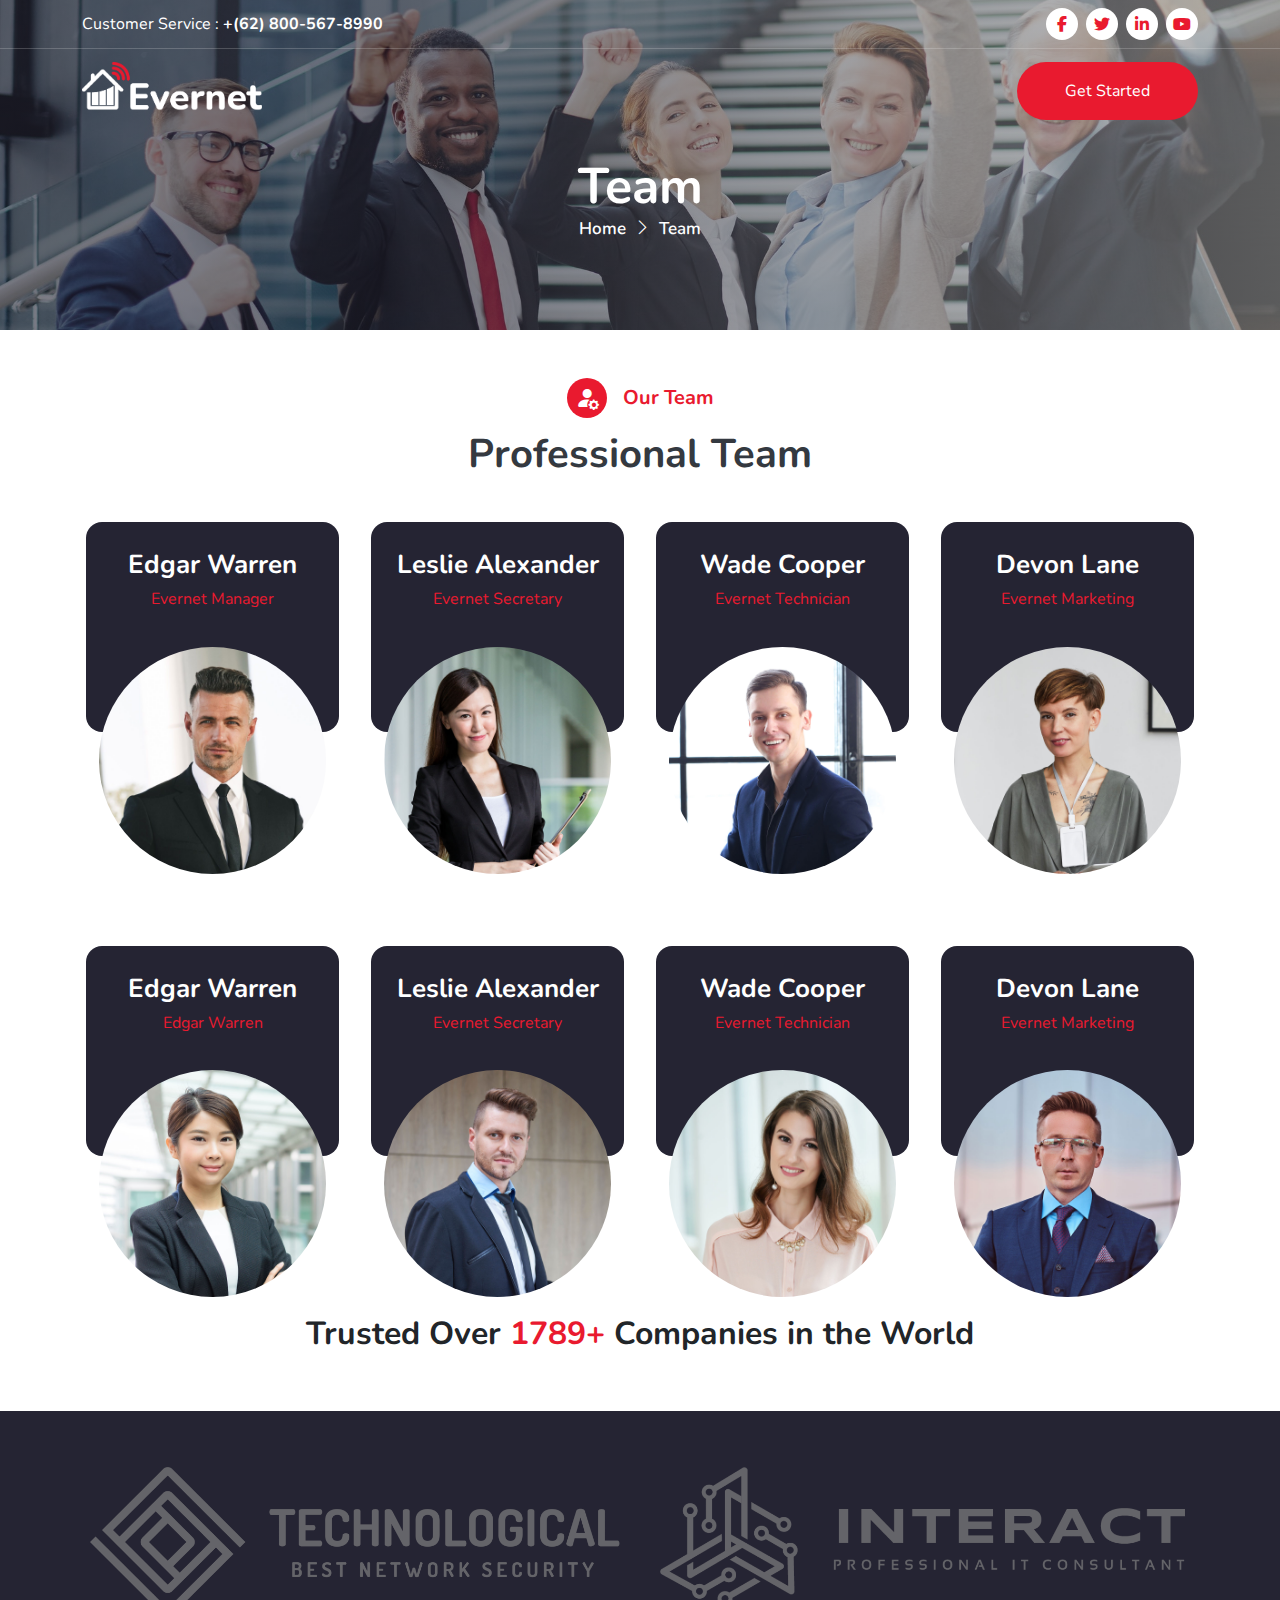
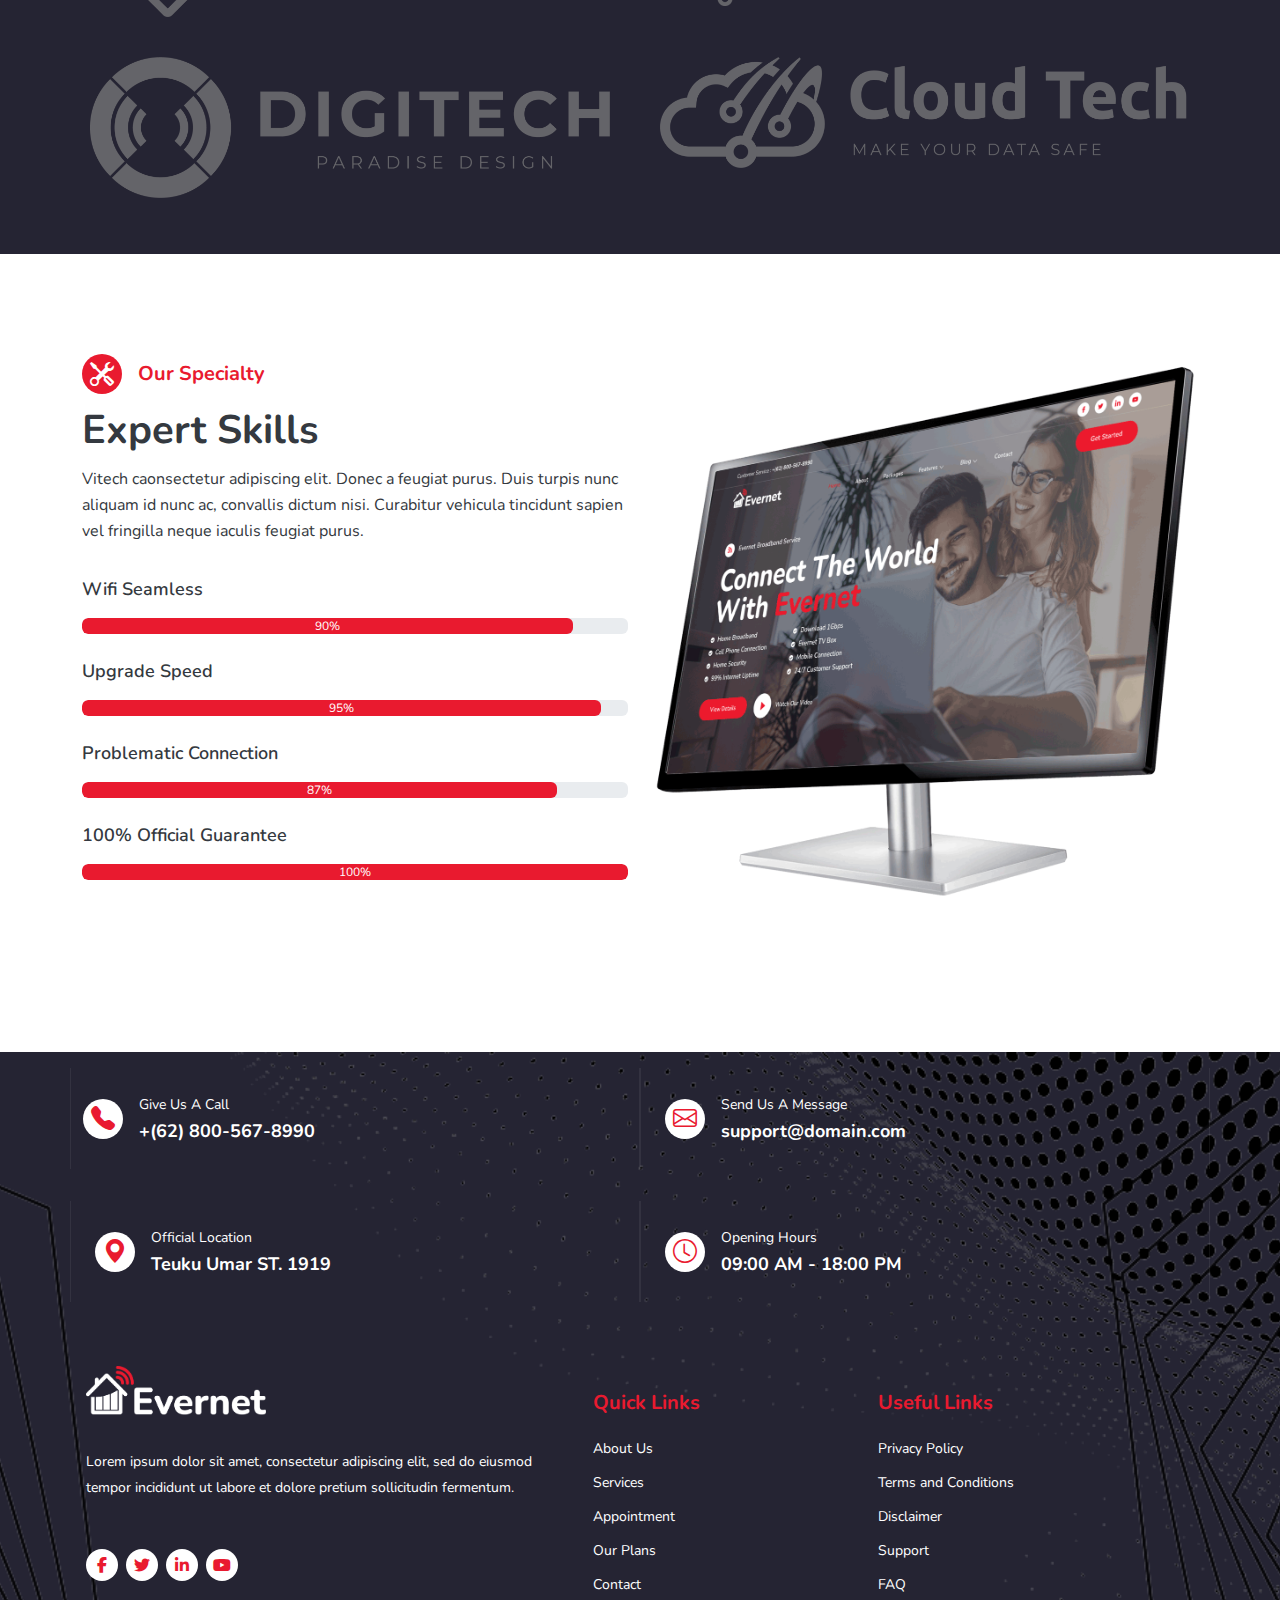
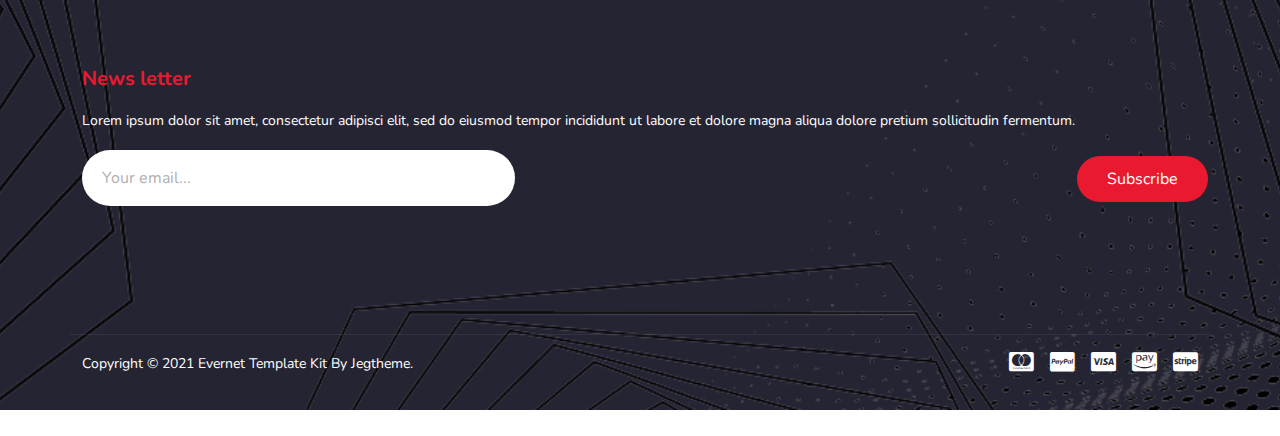
<file: f-team.html>
<!DOCTYPE html>
<html lang="en">
<head>
    <meta charset="UTF-8">
    <meta name="viewport" content="width=device-width, initial-scale=1.0">
    <title>f-team</title>

    <!-- https://templatekit.jegtheme.com/evernet/ -->
     <link rel="stylesheet" href="css/owl.carousel.min.css">
     <link rel="stylesheet" href="css/owl.theme.default.min.css">
     <link rel="stylesheet" href="css/bootstrap.min.css">
     <link rel="stylesheet" href="font/bootstrap-icons.css">
     <link rel="stylesheet" href="css/all.min.css">
     <link rel="stylesheet" href="css/media.css">
     <link rel="stylesheet" href="css/style.css">

</head>
<body>

    <header>
        <div class="header bg-transparent">
          <div class="top-header p-2 d-none d-sm-block">  
             <div class="container">
                  <div class="row justify-content-between  align-items-center">
                      <div class="col-md-auto col-8">
                          <p class="m-0 text-white fs-6">Customer Service : <span class="fw-bold">+(62) 800-567-8990</span></p>
                      </div>
                      <div class="col-md-auto col-4 social-icon justify-content-end d-flex">
                          <a href="#" class=" red-f  me-1"><i class="fa-brands fa-facebook-f "></i></a>
                          <a href="#" class=" red-f mx-1"><i class="fa-brands fa-twitter "></i></a>
                          <a href="#" class=" red-f mx-1"><i class="fa-brands fa-linkedin-in "></i></a>
                          <a href="#" class=" red-f ms-1"><i class="fa-brands fa-youtube "></i></a>
                      </div>
                  </div>
             </div> 
          </div>
          <div class="bottom-header">
              <div class="container">
                  <div class="row">
                      <nav class="navbar navbar-expand-xl py-2 mob_nav">
                          <div class="container-fluid">
                            <a class="navbar-brand m-0" href="#">
                              <img src="image/logo-evernet-4.png" alt="" width="180">
                            </a>
                            <button class="navbar-toggler" type="button" data-bs-toggle="collapse" data-bs-target="#navbarSupportedContent" aria-controls="navbarSupportedContent" aria-expanded="false" aria-label="Toggle navigation">
                              <a data-bs-toggle="offcanvas" href="#offcanvasExample" role="button" aria-controls="offcanvasExample">
                                <i class="fa-solid fa-bars menu-bar d-flex align-items-center justify-content-center "></i>
                              </a>
                            </button>
                            <div class="collapse navbar-collapse justify-content-center align-items-center mobile_view">
                              <ul class="navbar-nav text-center main_menu ">
                              <li class="nav-item p-3">
                                  <a class="nav-link active text-white p-0" aria-current="page" href="#">Home</a>
                                </li>
                                <li class="nav-item p-3">
                                  <a class="nav-link text-white p-0" href="#">about</a>
                                </li>
                                <li class="nav-item p-3">
                                  <a class="nav-link text-white p-0" href="#">packages</a>                              
                                  </li>
                                <li class="nav-item p-3">
                                  <a class="nav-link text-white p-0" href="#">features<i class="bi bi-chevron-down ps-1"></i></a>
                                  <ul class="sub_menu dropdown-menu">
                                      <li><a href="#" class="dropdown">services</a></li>
                                      <li><a href="#" class="dropdown">team</a></li>
                                      <li><a href="#" class="dropdown">faq</a></li>
                                      <li><a href="#" class="dropdown">404 page</a></li>
                                  </ul>
  
                                </li>
                                <li class="nav-item p-3">
                                  <a class="nav-link text-white p-0" href="#">blog<i class="bi bi-chevron-down align-items-center ps-1"></i></a>
                                  <ul class="sub_menu">
                                      <li><a href="#">blog</a></li>
                                      <li><a href="#">single blog</a></li>
                                  </ul>
                                </li>
                                <li class="nav-item p-3">
                                  <a class="nav-link text-white p-0" href="#">contact</a>
                                </li>
                              </ul>
                            </div>
                            <a href="#" class="red-bg px-5 py-3 rounded-pill text-white d-none d-xl-block get">Get Started</a>
                          </div>
                          </div>
                        </nav>
                  </div>
              </div>
          </div>
        </div>
    </header>


    <main>
        <!-- /* **************************Banner************************** */ -->
        <section>
            <div class="banner f-team">
                <div class="container">
                    <div class="row">
                        <div class="b-about-con p-2">
                            <div class="about-text-area mb-3">
                                <div class="about-text text-center">
                                    <p class="mt-3 text-white fw-bold">Team</p>
                                </div>
                            </div>
                            <div class="menu-about text-center d-flex justify-content-center" style="font-size: 17px; font-weight: 600; color: white;">
                                <p>Home</p>
                                <i class="bi bi-chevron-right px-2"></i>
                                <p>Team</p>
                            </div>
                        </div>  
                    </div>
                </div>
            </div>
        </section>

        <!-- /* **************************team************************** */ -->
        <section>
            <div class="news py-md-5 pt-5">
                <div class="container">
                    <div class="about-con d-flex align-items-center justify-content-center">
                        <i class="bi bi-person-fill-gear fs-4"></i>
                        <p class="ps-3 red-f fw-bold text-center fs-5 mb-0">Our Team</p>
                    </div>
                    <div class="news-title text-center my-3">
                        <p class="dis fs-1 fw-bolder my-3 lh-1" style="color: #343940;">Professional Team</p>
                    </div>
        
                    <div class="team-area mt-5">
                        <div class="row">
                            <div class="col-xxl-3 col-xl-3 col-md-6 mx-0 p-0">
                                <div class="team-bg rounded-4 mx-3">
                                    <div class="tean-con">
                                        <p class="p-0 m-0 text-center" style="color: white; font-size: 26px; font-weight: 700;" >Edgar Warren</p>
                                        <p class="red-f mt-2 mb-0 text-center">Evernet Manager</p>
                                    </div>
                                </div>
                                <div class="team-pic justify-content-center align-items-center d-flex mb-4">
                                    <img src="image/DW7CH9Q-e1615968013398.jpg" alt="" width="100%" class="rounded-pill">
                                </div>
                            </div>
                            <div class="col-xxl-3 col-xl-3 col-md-6 mx-0 p-0">
                                <div class="team-bg rounded-4 mx-3">
                                    <div class="tean-con text-center">
                                        <p class="p-0 m-0" style="color: white; font-size: 26px; font-weight: 700;" >Leslie Alexander</p>
                                        <p class="red-f mt-2 mb-0">Evernet Secretary</p>
                                    </div>
                                </div>
                                <div class="team-pic justify-content-center align-items-center d-flex mb-4">
                                    <img src="image/ESESZ3Y.jpg" alt="" width="100%" class="rounded-pill">
                                </div>
                            </div>
                            <div class="col-xxl-3 col-xl-3 col-md-6 mx-0 p-0">
                                <div class="team-bg rounded-4 mx-3">
                                    <div class="tean-con text-center">
                                        <p class="p-0 m-0" style="color: white; font-size: 26px; font-weight: 700;" >Wade Cooper</p>
                                        <p class="red-f mt-2 mb-0">Evernet Technician</p>
                                    </div>
                                </div>
                                <div class="team-pic justify-content-center align-items-center d-flex mb-4">
                                    <img src="image/W5YGEL3.jpg" alt="" width="100%" class="rounded-pill">
                                </div>
                            </div>
                            <div class="col-xxl-3 col-xl-3 col-md-6 mx-0 p-0">
                                <div class="team-bg rounded-4 mx-3">
                                    <div class="tean-con text-center">
                                        <p class="p-0 m-0" style="color: white; font-size: 26px; font-weight: 700;" >Devon Lane</p>
                                        <p class="red-f mt-2 mb-0">Evernet Marketing</p>
                                    </div>
                                </div>
                                <div class="team-pic justify-content-center align-items-center d-flex mb-4">
                                    <img src="image/ARHXPU3.jpg" alt="" width="100%" class="rounded-pill">
                                </div>
                            </div>
                        </div>

                        <div class="row mt-xl-5">
                            <div class="col-xxl-3 col-xl-3 col-md-6 mx-0 p-0">
                                <div class="team-bg rounded-4 mx-3">
                                    <div class="tean-con">
                                        <p class="p-0 m-0 text-center" style="color: white; font-size: 26px; font-weight: 700;" >Edgar Warren</p>
                                        <p class="red-f mt-2 mb-0 text-center">Edgar Warren</p>
                                    </div>
                                </div>
                                <div class="team-pic justify-content-center align-items-center d-flex mb-4">
                                    <img src="image/N84XU39.jpg" alt="" width="100%" class="rounded-pill">
                                </div>
                            </div>
                            <div class="col-xxl-3 col-xl-3 col-md-6 mx-0 p-0">
                                <div class="team-bg rounded-4 mx-3">
                                    <div class="tean-con text-center">
                                        <p class="p-0 m-0" style="color: white; font-size: 26px; font-weight: 700;" >Leslie Alexander</p>
                                        <p class="red-f mt-2 mb-0">Evernet Secretary</p>
                                    </div>
                                </div>
                                <div class="team-pic justify-content-center align-items-center d-flex mb-4">
                                    <img src="image/LU3WP2K.jpg" alt="" width="100%" class="rounded-pill">
                                </div>
                            </div>
                            <div class="col-xxl-3 col-xl-3 col-md-6 mx-0 p-0">
                                <div class="team-bg rounded-4 mx-3">
                                    <div class="tean-con text-center">
                                        <p class="p-0 m-0" style="color: white; font-size: 26px; font-weight: 700;" >Wade Cooper</p>
                                        <p class="red-f mt-2 mb-0">Evernet Technician</p>
                                    </div>
                                </div>
                                <div class="team-pic justify-content-center align-items-center d-flex mb-4">
                                    <img src="image/28RN3L9.jpg" alt="" width="100%" class="rounded-pill">
                                </div>
                            </div>
                            <div class="col-xxl-3 col-xl-3 col-md-6 mx-0 p-0">
                                <div class="team-bg rounded-4 mx-3">
                                    <div class="tean-con text-center">
                                        <p class="p-0 m-0" style="color: white; font-size: 26px; font-weight: 700;" >Devon Lane</p>
                                        <p class="red-f mt-2 mb-0">Evernet Marketing</p>
                                    </div>
                                </div>
                                <div class="team-pic justify-content-center align-items-center d-flex">
                                    <img src="image/DVYZLDL.jpg" alt="" width="100%" class="rounded-pill">
                                </div>
                            </div>
                        </div>
                    </div>
                    <div class="text-center mt-md-0 mt-4 ">
                        <p class="fs-md-3 fs-2 fw-bold">Trusted Over <span class="red-f">1789+</span> Companies in the World </p>
                    </div>
                </div>
            </div>
        </section>

        <!-- /* **************************Logo************************** */ -->
        <section>
            <div class="logo logo-bg py-md-5 py-5">
            <div class="container">
                <div class="row">
                <div class="col-xxl-3 col-6">
                    <div class="logo-img p-2 mb-lg-4">
                    <img src="image/AFGD8D.png" alt="" width="100%">
                    </div>
                </div>
                <div class="col-xxl-3 col-6">
                    <div class="logo-img p-2 mb-lg-4">
                    <img src="image/GEVHRE.png" alt="" width="100%">
                    </div>
                </div>
                <div class="col-xxl-3 col-6">
                    <div class="logo-img p-2">
                    <img src="image/KU3UNM.png" alt="" width="100%">
                    </div>
                </div>
                <div class="col-xxl-3 col-6">
                    <div class="logo-img p-2">
                    <img src="image/ZQJ5D8.png" alt="" width="100%">
                    </div>
                </div>
                </div>
            </div>
            </div>
        </section>

        <!-- /* **************************progress-form************************** */ -->
        <section>
            <div class="about spacer">
            <div class="container">
                <div class="row">
                <div class=" col-xl-6 left-about mb-5">
                    <div class="about-con d-flex align-items-center">
                    <i class="bi bi-tools fs-4"></i>
                    <p class="ps-3 red-f fw-bold text-center fs-5 mb-0">Our Specialty</p>
                    </div>
                    <div class="about-title">
                    <p class=" dis fs-1 fw-bold my-3 lh-1" style="color: #343940; width: 500px;">Expert Skills<p>
                    <p class=" pro fs-6 fw-normal pb-2 col-sm-12" style="color: #343940; width: 550px;">Vitech caonsectetur adipiscing elit. Donec a feugiat purus. Duis turpis nunc aliquam id nunc ac, convallis dictum nisi. Curabitur vehicula tincidunt sapien vel fringilla neque iaculis feugiat purus.</p>
                </div>
                <div class="about-img">
                    <div class="progre">
                    <div class="pro-bar my-4">
                        <div class="pro-title d-flex">
                            <p style="font-size: 18px; font-weight: 600; color:#343940;">Wifi Seamless</p>
                        </div>
                        <div class="progress" role="progressbar" aria-label="Success example" aria-valuenow="90" aria-valuemin="0" aria-valuemax="100">
                            <div class="progress-bar red-bg rounded-2" style="width: 90%; color: white;">90%</div>
                        </div>
                    </div>
                    <div class="pro-bar my-4">
                        <div class="pro-title d-flex">
                            <p style="font-size: 18px; font-weight: 600; color:#343940;">Upgrade Speed</p>
                        </div>
                        <div class="progress" role="progressbar" aria-label="Success example" aria-valuenow="95" aria-valuemin="0" aria-valuemax="100">
                            <div class="progress-bar red-bg rounded-2" style="width: 95%; color: white;">95%</div>
                        </div>
                    </div>
                    <div class="pro-bar my-4">
                        <div class="pro-title d-flex">
                            <p style="font-size: 18px; font-weight: 600; color:#343940;">Problematic Connection</p>
                        </div>
                        <div class="progress" role="progressbar" aria-label="Success example" aria-valuenow="87" aria-valuemin="0" aria-valuemax="100">
                            <div class="progress-bar red-bg rounded-2" style="width: 87%; color:white;">87%</div>
                        </div>
                    </div>
                    <div class="pro-bar my-4">
                        <div class="pro-title d-flex">
                            <p style="font-size: 18px; font-weight: 600; color:#343940;">100% Official Guarantee</p>
                        </div>
                        <div class="progress" role="progressbar" aria-label="Success example" aria-valuenow="100" aria-valuemin="0" aria-valuemax="100">
                            <div class="progress-bar red-bg rounded-2" style="width: 100%; color:white;">100%</div>
                        </div>
                    </div>
                    </div>
                </div>      
                </div>

                <div class="col-xl-6 right-about">
                    <div class="right-img d-flex align-items-center justify-content-center">
                    <img src="image/monitor-PGXAJ2M.png" alt="" width="100%"> 
                    </div>
                </div>
                </div> 
            </div>
            </div>
        </section>

    </main>

    <footer>
      <div class="footer-area">
        <div class="container">
          <div class="row">
            <div class="col-xxl-3 col-md-6 col-sm-12 pe-3 py-4 my-lg-3 call-area z-1">
              <div class="call-con d-flex align-items-center">
                <div class="call-icon me-3 d-flex">
                  <i class="bi bi-telephone-fill fs-4 red-f"></i>
                </div>
                <div class="call-det" style="color: white;">
                  <p class="m-0">Give Us A Call</p>
                  <span>+(62) 800-567-8990</span>
                </div>
              </div>
            </div>
            <div class="col-xxl-3 col-md-6 col-sm-12 px-xl-4 py-4 my-lg-3 call-area z-1">
              <div class="call-con d-flex align-items-center">
                <div class="call-icon me-3 d-flex">
                  <i class="bi bi-envelope fs-4 red-f"></i>
                </div>
                <div class="call-det" style="color: white;">
                  <p class="m-0">Send Us A Message</p>
                  <span>support@domain.com</span>
                </div>
              </div>
            </div>
            <div class="col-xxl-3 col-md-6 col-sm-12 px-xl-4 py-4 my-lg-3 call-area z-1">
              <div class="call-con d-flex align-items-center">
                <div class="call-icon me-3 d-flex">
                  <i class="bi bi-geo-alt-fill fs-4 red-f"></i>
                </div>
                <div class="call-det" style="color: white;">
                  <p class="m-0">Official Location</p>
                  <span>Teuku Umar ST. 1919</span>
                </div>
              </div>
            </div>
            <div class="col-xxl-3 col-md-6 col-sm-12 ps-md-4 ps-sm-0 pe-0 py-4 my-lg-3 call-area z-1">
              <div class="call-con d-flex align-items-center">
                <div class="call-icon me-3 d-flex">
                  <i class="bi bi-clock fs-4 red-f"></i>
                </div>
                <div class="call-det" style="color: white;">
                  <p class="m-0">Opening Hours</p>
                  <span>09:00 AM - 18:00 PM</span>
                </div>
              </div>
            </div>
          </div>

          <div class="row f-logo-sec d-flex my-5">
            <div class="col-xxl-3 col-lg-5 col-md-5 ps-md-0 ps-md-3">
              <div class="logo-sec-con logo-f">
                <a class="navbar-brand mb-4" href="#">
                  <img src="image/logo-evernet-4.png" alt="" width="180">
                </a>
                <div class="footer-p mb-5">
                  <p style="color: white;">Lorem ipsum dolor sit amet, consectetur adipiscing elit, sed do eiusmod tempor incididunt ut labore et dolore pretium sollicitudin fermentum.</p>
                </div>
                <div class="col-md-auto social-icon d-flex">
                  <a href="#" class=" red-f  me-1"><i class="fa-brands fa-facebook-f "></i></a>
                  <a href="#" class=" red-f mx-1"><i class="fa-brands fa-twitter "></i></a>
                  <a href="#" class=" red-f mx-1"><i class="fa-brands fa-linkedin-in "></i></a>
                  <a href="#" class=" red-f ms-1"><i class="fa-brands fa-youtube "></i></a>
                </div>
              </div>
            </div>
            <div class="col-xxl-2 col-lg-3 col-md-3 px-lg-5 px-md-4 pt-4">
              <div class="logo-sec-con q-link">
                <div class="links red-f">
                  <p style="font-size: 20px; font-weight: 700;">Quick Links</p>
                </div>
                <div class="footer-p p-0">
                  <ul>
                    <li>
                      <a href="#"><p class="my-1" style="font-weight: 400; font-size: 14px;  color: white; ">About Us</p></a>
                    </li>
                    <li>
                      <a href="#"><p class="my-1" style="font-weight: 400; font-size: 14px;  color: white; ">Services</p></a>
                    </li>
                    <li>
                      <a href="#"><p class="my-1" style="font-weight: 400; font-size: 14px;  color: white; ">Appointment</p></a>
                    </li>
                    <li>
                      <a href="#"><p class="my-1" style="font-weight: 400; font-size: 14px;  color: white; ">Our Plans</p></a>
                    </li>
                    <li>
                      <a href="#"><p class="my-1" style="font-weight: 400; font-size: 14px;  color: white; ">Contact</p></a>
                    </li>
                  </ul>
                </div>
              </div>
            </div>
            <div class="col-xxl-3 col-lg-4 col-md-4 px-lg-5 px-md-4 pt-4">
              <div class="logo-sec-con u-link ">
                <div class="links red-f">
                  <p style="font-size: 20px; font-weight: 700;">Useful Links</p>
                </div>
                <div class="footer-p p-0">
                  <ul>
                    <li>
                      <a href="#"><p class="my-1" style="font-weight: 400; font-size: 14px;  color: white; ">Privacy Policy</p></a>
                    </li>
                    <li>
                      <a href="#"><p class="my-1" style="font-weight: 400; font-size: 14px;  color: white; ">Terms and Conditions</p></a>
                    </li>
                    <li>
                      <a href="#"><p class="my-1" style="font-weight: 400; font-size: 14px;  color: white; ">Disclaimer</p></a>
                    </li>
                    <li>
                      <a href="#"><p class="my-1" style="font-weight: 400; font-size: 14px;  color: white; ">Support</p></a>
                    </li>
                    <li>
                      <a href="#"><p class="my-1" style="font-weight: 400; font-size: 14px;  color: white; ">FAQ</p></a>
                    </li>
                  </ul>
                </div>
              </div>
            </div>
            <div class="col-xxl-4 col-12 pt-md-5 pt-4">
              <div class="logo-sec-con n-letter">
                <div class="links red-f">
                  <p style="font-size: 20px; font-weight: 700;">News letter</p>
                </div>
                <div class="footer-p">
                  <p style="color: white; width: 100%;">Lorem ipsum dolor sit amet, consectetur adipisci elit, sed do eiusmod tempor incididunt ut labore et dolore magna aliqua dolore pretium sollicitudin fermentum.</p>
                </div>
                <div class="col sub-input pb-5">
                  <input type="email" placeholder="Your email..." class=" rounded-5">
                  <div class="sub-btn">
                    <a href="#" class="red-bg rounded-pill text-white">Subscribe</a>
                  </div>
                </div>
              </div>
            </div>
          </div>
          
          <div class="row copy-right d-md-flex" style="margin-top: 80px;">
            <div class="col-md-9 col-12">
              <div class="copy-con py-md-3 order">
                <p class="m-0" style="color: white; font-size: 14px;">Copyright © 2021 Evernet Template Kit By Jegtheme.</p>                
              </div>
            </div>
            <div class="col-md-3 d-md-flex align-items-center justify-content-end col-12">
              <div class="copy-icon order py-3 justify-content-end d-md-flex">
                <ul class="d-flex">
                  <li class="pe-2">
                    <a href="#">
                      <i class="fa-brands fa-cc-mastercard" style="color: white; font-size: 22px"></i>
                    </a>
                  </li>
                  <li class="px-2">
                    <a href="#">
                      <i class="fa-brands fa-cc-paypal" style="color: white; font-size: 22px"></i>
                    </a>
                  </li>
                  <li class="px-2">
                    <a href="#">
                      <i class="fa-brands fa-cc-visa" style="color: white; font-size: 22px"></i>
                    </a>
                  </li>
                  <li class="px-2">
                    <a href="#">
                      <i class="fa-brands fa-cc-amazon-pay" style="color: white; font-size: 22px"></i>
                    </a>
                  </li>
                  <li class="ps-2">
                    <a href="#">
                      <i class="fa-brands fa-cc-stripe" style="color: white; font-size: 22px"></i>
                    </a>
                  </li>
                </ul>
              </div>
            </div>
          </div>
        </div>
      </div>
    </footer>

    <div class="offcanvas offcanvas-start text-dark p-2" tabindex="-1" id="offcanvasExample" aria-labelledby="offcanvasExampleLabel">
        <div class="offcanvas-header">
          <h5 class="offcanvas-title" id="offcanvasExampleLabel"><img src="image/logo-evernet-4.png" alt="" width="120"></h5>
          <button type="button" class="btn-close" data-bs-dismiss="offcanvas" aria-label="Close"></button>
        </div>
          <ul class="navbar-nav text-center d-flex align-items-start justify-content-start mob_menu ">
            <i class="nav-item px-3">
              <a class="nav-link active text-white" aria-current="page" href="#">Home</a>
            </li>
            <li class="nav-item px-3">
              <a class="nav-link text-white" href="#">about</a>
            </li>
            <li class="nav-item px-3">
              <a class="nav-link text-white" href="#">packages</a>                              
            </li>
            <li class="nav-item px-3">
              <a class="nav-link text-white" href="#">features<i class="bi bi-chevron-down ps-1"></i></a>
              <ul class="mob_sub_menu dropdown-menu p-0 border-0">
                  <li><a href="#" class="dropdown">services</a></li>
                  <li><a href="#" class="dropdown">team</a></li>
                  <li><a href="#" class="dropdown">faq</a></li>
                  <li><a href="#" class="dropdown">404 page</a></li>
              </ul>
            </li>
            <li class="nav-item px-3">
              <a class="nav-link text-white" href="#">blog<i class="bi bi-chevron-down align-items-center ps-1"></i></a>
              <ul class="mob_sub_menu">
                  <li><a href="#">blog</a></li>
                  <li><a href="#">single blog</a></li>
              </ul>
            </li>
            <li class="nav-item px-3">
              <a class="nav-link text-white" href="#">contact</a>
            </li>
          </u>
    </div>
  
  
      <script src="js/jquery-3.7.1.min.js"></script>
      <script src="js/owl.carousel.min.js"></script>
      <script src="js/bootstrap.bundle.min.js"></script>
      <script src="js/script.js"></script>
    
      
</body>
</html>
</file>
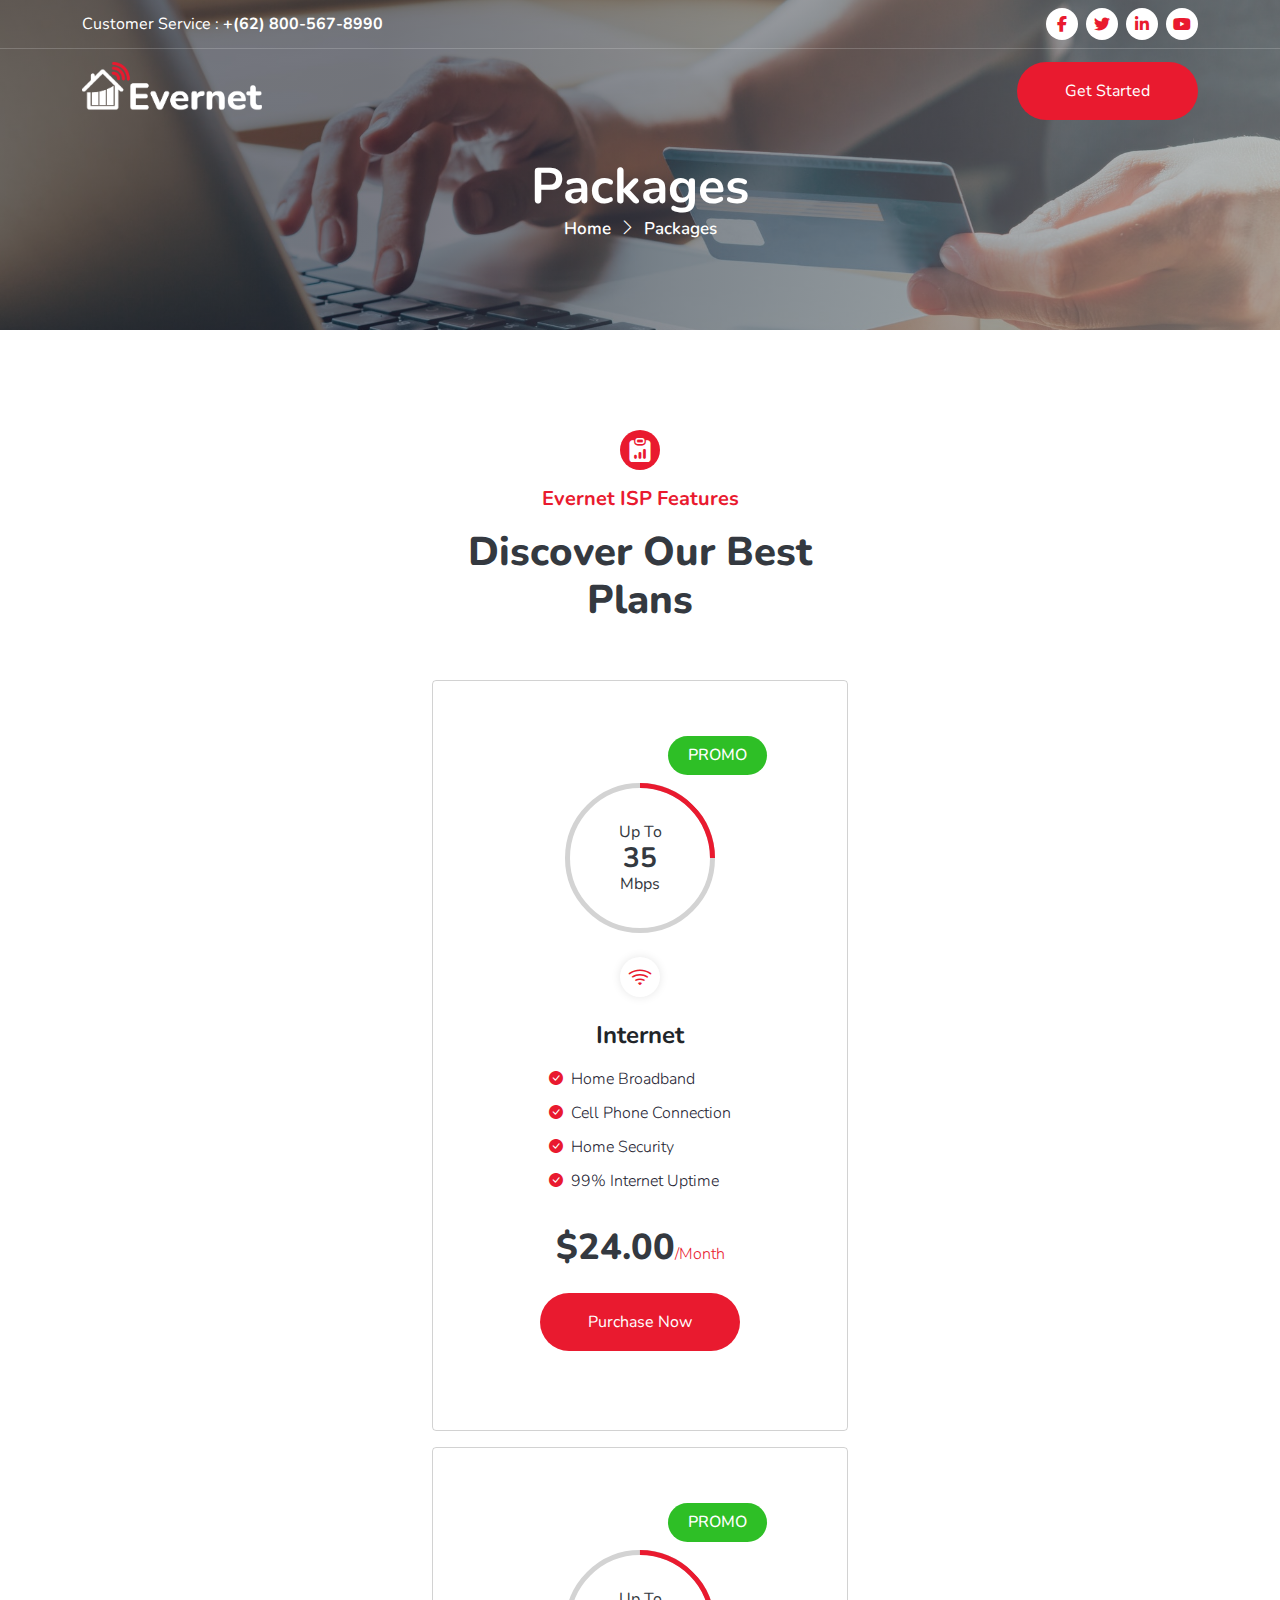
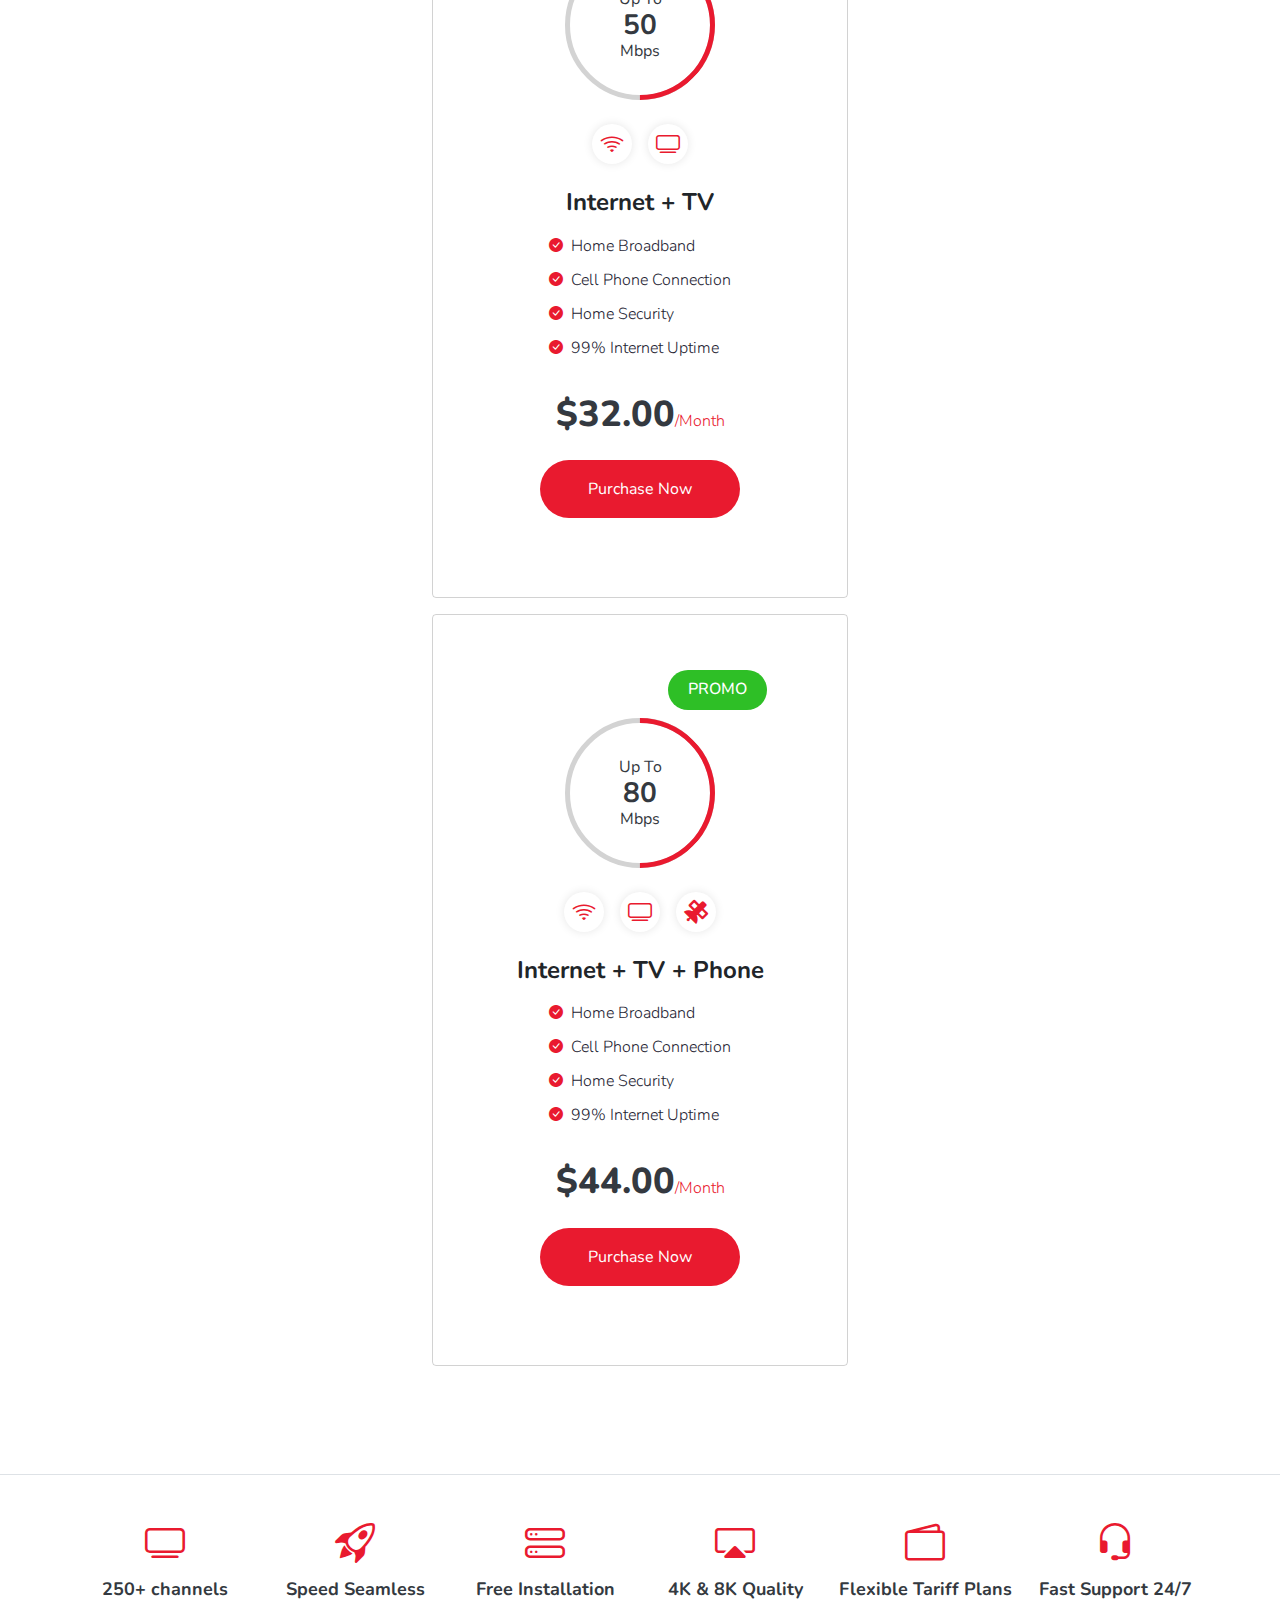
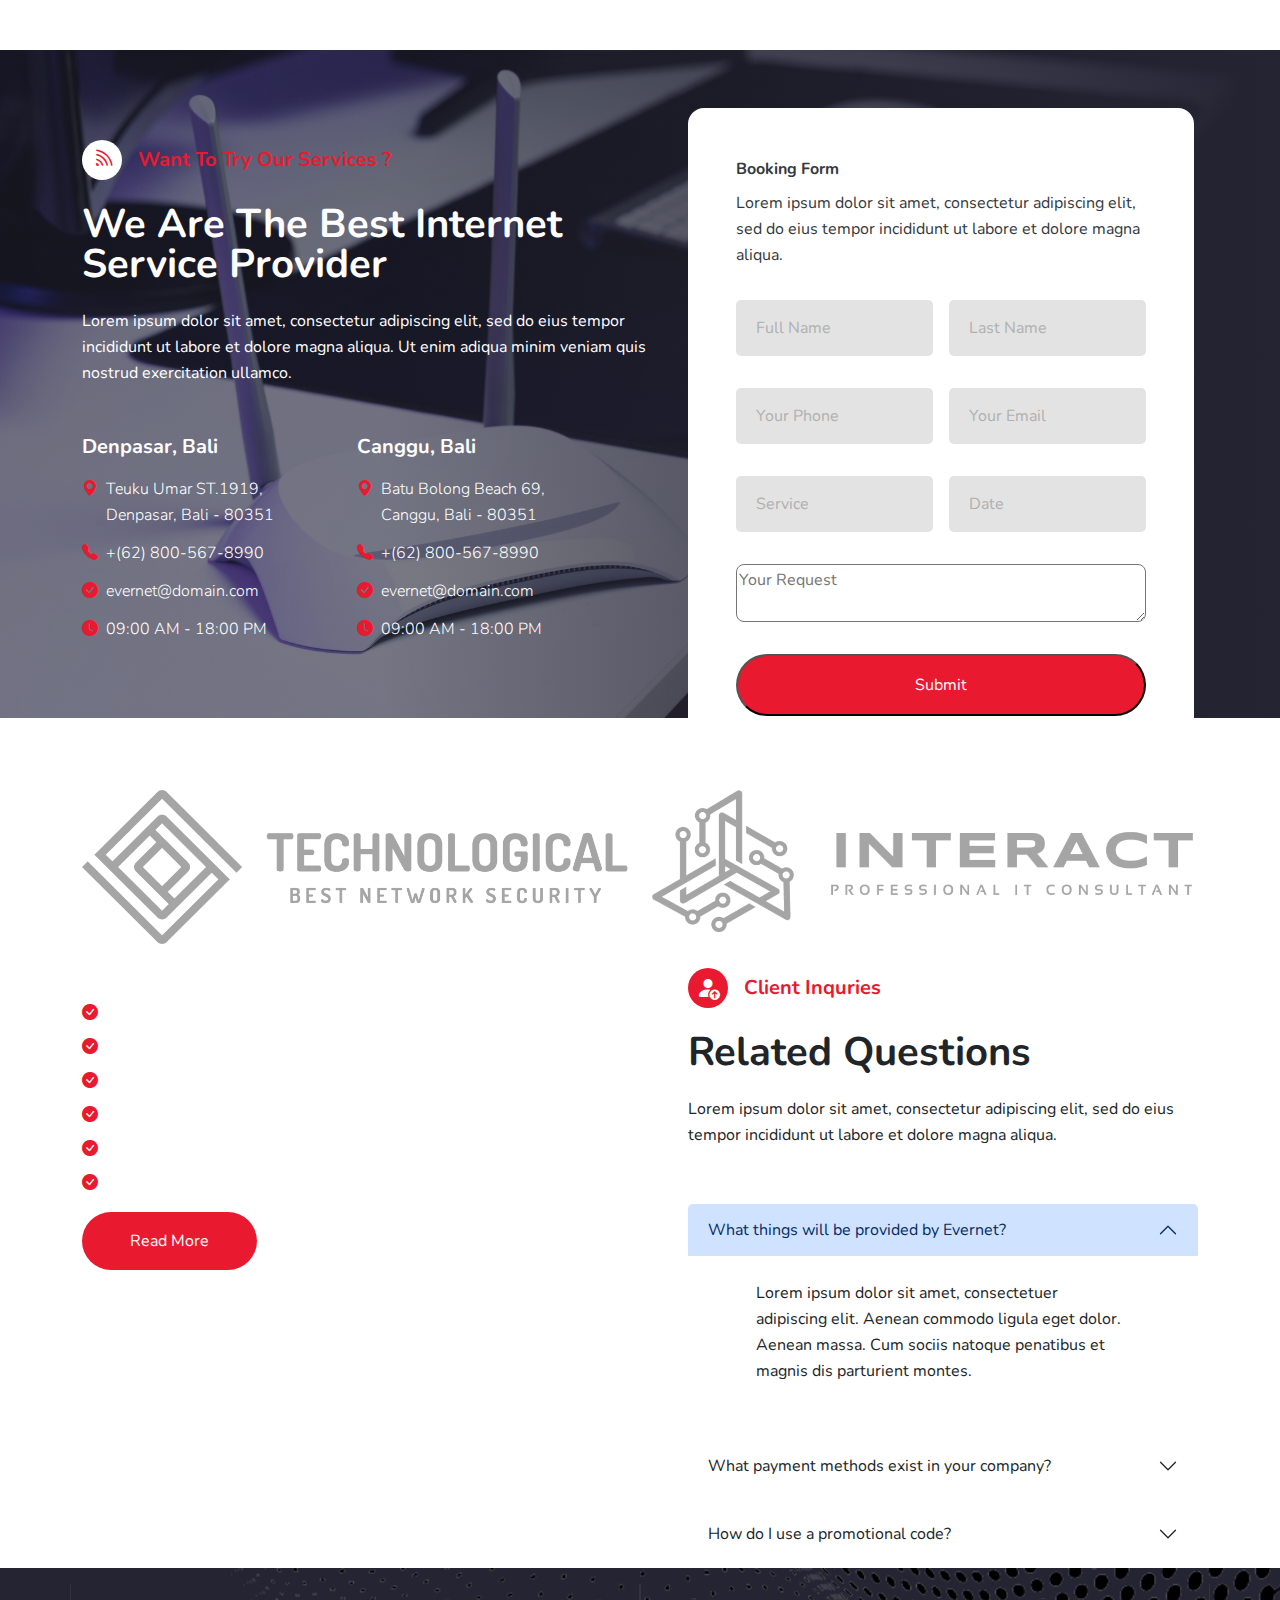
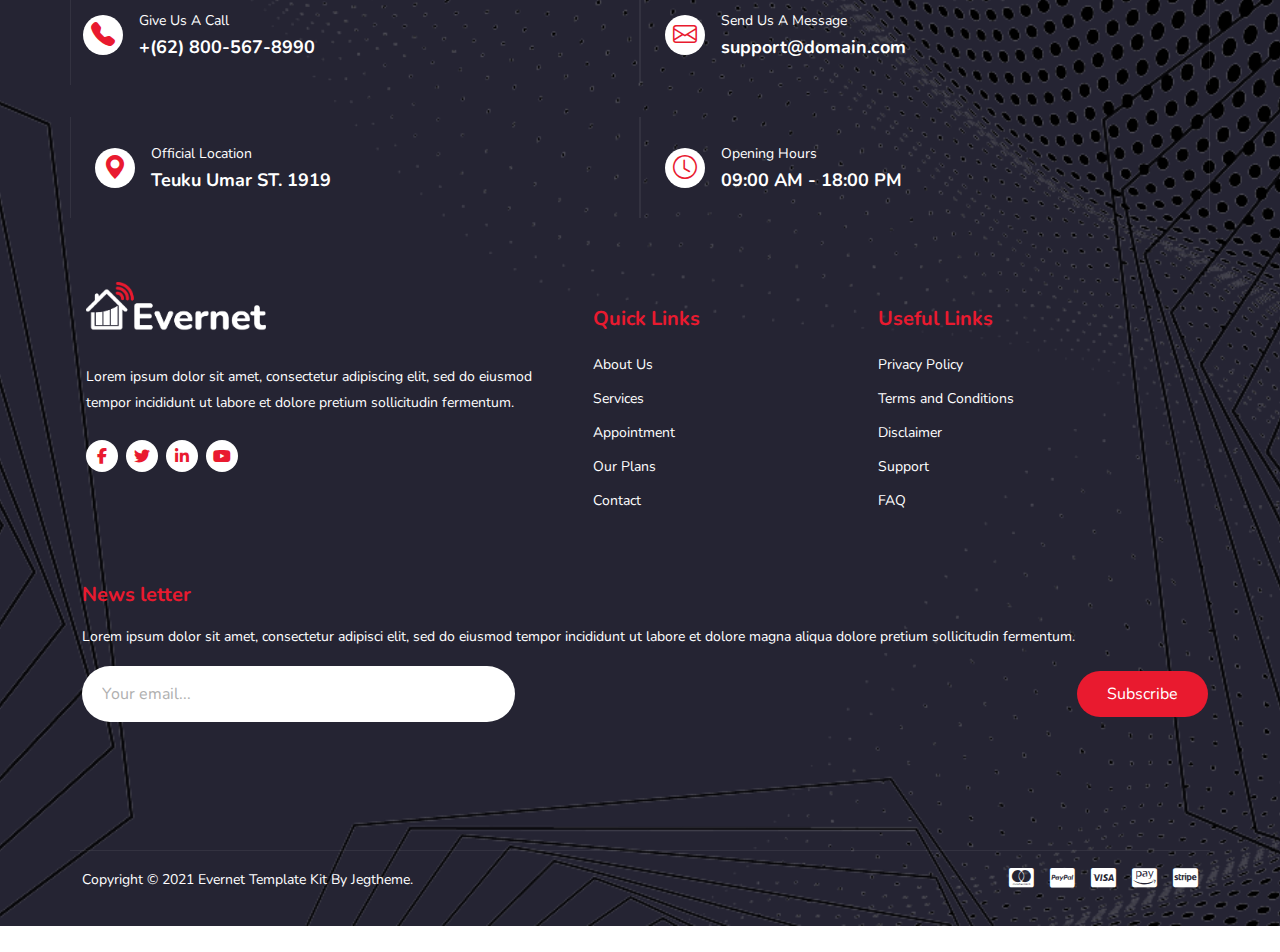
<file: package.html>
<!DOCTYPE html>
<html lang="en">
<head>
    <meta charset="UTF-8">
    <meta name="viewport" content="width=device-width, initial-scale=1.0">
    <title>packages</title>

    <!-- https://templatekit.jegtheme.com/evernet/ -->
     <link rel="stylesheet" href="css/owl.carousel.min.css">
     <link rel="stylesheet" href="css/owl.theme.default.min.css">
     <link rel="stylesheet" href="css/bootstrap.min.css">
     <link rel="stylesheet" href="font/bootstrap-icons.css">
     <link rel="stylesheet" href="css/all.min.css">
     <link rel="stylesheet" href="css/media.css">
     <link rel="stylesheet" href="css/style.css">

</head>
<body>

    <header>
        <div class="header bg-transparent">
          <div class="top-header p-2 d-none d-sm-block">  
             <div class="container">
                  <div class="row justify-content-between  align-items-center">
                      <div class="col-md-auto col-8">
                          <p class="m-0 text-white fs-6">Customer Service : <span class="fw-bold">+(62) 800-567-8990</span></p>
                      </div>
                      <div class="col-md-auto col-4 social-icon justify-content-end d-flex">
                          <a href="#" class=" red-f  me-1"><i class="fa-brands fa-facebook-f "></i></a>
                          <a href="#" class=" red-f mx-1"><i class="fa-brands fa-twitter "></i></a>
                          <a href="#" class=" red-f mx-1"><i class="fa-brands fa-linkedin-in "></i></a>
                          <a href="#" class=" red-f ms-1"><i class="fa-brands fa-youtube "></i></a>
                      </div>
                  </div>
             </div> 
          </div>
          <div class="bottom-header">
              <div class="container">
                  <div class="row">
                      <nav class="navbar navbar-expand-xl py-2 mob_nav">
                          <div class="container-fluid">
                            <a class="navbar-brand m-0" href="#">
                              <img src="image/logo-evernet-4.png" alt="" width="180">
                            </a>
                            <button class="navbar-toggler" type="button" data-bs-toggle="collapse" data-bs-target="#navbarSupportedContent" aria-controls="navbarSupportedContent" aria-expanded="false" aria-label="Toggle navigation">
                              <a data-bs-toggle="offcanvas" href="#offcanvasExample" role="button" aria-controls="offcanvasExample">
                                <i class="fa-solid fa-bars menu-bar d-flex align-items-center justify-content-center "></i>
                              </a>
                            </button>
                            <div class="collapse navbar-collapse justify-content-center align-items-center mobile_view">
                              <ul class="navbar-nav text-center main_menu ">
                              <li class="nav-item p-3">
                                  <a class="nav-link active text-white p-0" aria-current="page" href="#">Home</a>
                                </li>
                                <li class="nav-item p-3">
                                  <a class="nav-link text-white p-0" href="#">about</a>
                                </li>
                                <li class="nav-item p-3">
                                  <a class="nav-link text-white p-0" href="#">packages</a>                              
                                  </li>
                                <li class="nav-item p-3">
                                  <a class="nav-link text-white p-0" href="#">features<i class="bi bi-chevron-down ps-1"></i></a>
                                  <ul class="sub_menu dropdown-menu">
                                      <li><a href="#" class="dropdown">services</a></li>
                                      <li><a href="#" class="dropdown">team</a></li>
                                      <li><a href="#" class="dropdown">faq</a></li>
                                      <li><a href="#" class="dropdown">404 page</a></li>
                                  </ul>
  
                                </li>
                                <li class="nav-item p-3">
                                  <a class="nav-link text-white p-0" href="#">blog<i class="bi bi-chevron-down align-items-center ps-1"></i></a>
                                  <ul class="sub_menu">
                                      <li><a href="#">blog</a></li>
                                      <li><a href="#">single blog</a></li>
                                  </ul>
                                </li>
                                <li class="nav-item p-3">
                                  <a class="nav-link text-white p-0" href="#">contact</a>
                                </li>
                              </ul>
                            </div>
                            <a href="#" class="red-bg px-5 py-3 rounded-pill text-white d-none d-xl-block get">Get Started</a>
                          </div>
                          </div>
                        </nav>
                  </div>
              </div>
          </div>
        </div>
    </header>


    <main>
      <!-- /* **************************Banner************************** */ -->
        <section>
          <div class="banner package">
            <div class="container">
                <div class="row">
                    <div class="b-about-con p-2">
                        <div class="about-text-area mb-3">
                            <div class="about-text text-center">
                                <p class="mt-3 text-white fw-bold">Packages</p>
                            </div>
                        </div>
                        <div class="menu-about text-center d-flex justify-content-center" style="font-size: 17px; font-weight: 600; color: white;">
                            <p>Home</p>
                            <i class="bi bi-chevron-right px-2"></i>
                            <p>Packages</p>
                        </div>
                    </div>  
                </div>
            </div>
          </div>
        </section>

      <!-- /* **************************Pricing************************** */ -->
        <section>
          <div class="pricing spacer border-bottom">
            <div class="container">
              <div class="pricing-con mb-5">
                <div class="wifi  align-items-center justify-content-center d-flex">
                  <i class="bi bi-clipboard-data-fill fs-4 d-flex"></i>
                </div>
                <div class="wifi-con text-center px-0">
                  <p class="red-f fw-bold fs-5 my-3"> Evernet ISP Features</p>
                  <h1 class="lh-2">Discover Our Best Plans</h1>
                </div>
              </div>
              <div class="pri-area px-xl-1">
                <div class="row">
                  <div class="col-xxl-4 col-xl-12 col-lg-12 p-0 d-flex justify-content-center">
                    <div class="ser-pr my-2 p-0">
                      <div class="card card-pr" style="width: 26rem;">
                        <div class="card-body-pr">
                          <div class="promo align-items-end justify-content-end d-flex">
                            <h6>PROMO</h6>
                          </div>
                          <div class="d-flex align-items-center justify-content-center">
                            <div class="mbps d-flex align-items-center justify-content-center">
                              <div class="mbps-con">
                                <p class="p-0 m-0 text-center" style="color: #343940;">Up To</p>
                                <p class="p-0 m-0 text-center fw-bold fs-3" style="color: #343940;">35</p>
                                <p class="p-0 m-0 text-center" style="color: #343940;">Mbps</p>
                              </div>
                            </div>
                          </div>
                          <div class="wifi-pr align-items-center justify-content-center d-flex my-4">
                            <i class="bi bi-wifi fs-4 d-flex"></i>
                          </div>
                          <h4 class="card-subtitle my-2 fw-bold text-center text-dark">Internet</h4>
                          <div class="pricing-list align-items-center justify-content-center d-flex mt-3">
                            <ul class="mb-2">
                              <li class="d-flex"><i class="bi bi-check-circle-fill"></i><p class="ps-2 mb-2 fs-6 fw-light">Home Broadband</p></li>
                              <li class="d-flex"><i class="bi bi-check-circle-fill"></i><p class="ps-2 mb-2 fs-6 fw-light">Cell Phone Connection</p></li>
                              <li class="d-flex"><i class="bi bi-check-circle-fill"></i><p class="ps-2 mb-2 fs-6 fw-light">Home Security</p></li>
                              <li class="d-flex"><i class="bi bi-check-circle-fill"></i><p class="ps-2 mb-0 fs-6 fw-light">99% Internet Uptime</p></li>
                            </ul>
                          </div>
                          <div class="month text-center">
                            <h2 class="my-4">$24.00<span>/Month</span></h2>
                            <div class="pur-btn mb-4">
                              <a href="#" class="red-bg px-5 py-3 rounded-pill text-white">Purchase Now</a>
                            </div>
                          </div>
                        </div>
                      </div>
                    </div>
                  </div>
      
                  <div class="col-xxl-4  col-xl-12 d-flex justify-content-center px-xl-4 px-0">
                    <div class="ser-pr my-2 p-0">
                      <div class="card card-pr" style="width: 26rem;">
                        <div class="card-body-pr">
                          <div class="promo align-items-end justify-content-end d-flex">
                            <h6>PROMO</h6>
                          </div>
                          <div class="d-flex align-items-center justify-content-center">
                            <div class="mbps mbps-2 d-flex align-items-center justify-content-center">
                              <div class="mbps-con">
                                <p class="p-0 m-0 text-center" style="color: #343940;">Up To</p>
                                <p class="p-0 m-0 text-center fw-bold fs-3" style="color: #343940;">50</p>
                                <p class="p-0 m-0 text-center" style="color: #343940;">Mbps</p>
                              </div>
                            </div>
                          </div>
                          <div class="wifi-pr align-items-center justify-content-center d-flex my-4 gap-3">
                            <i class="bi bi-wifi fs-4 d-flex"></i>
                            <i class="bi bi-tv fs-4 d-flex"></i>
                          </div>
                          <h4 class="card-subtitle my-2 fw-bold text-center text-dark">Internet + TV</h4>
                          <div class="pricing-list align-items-center justify-content-center d-flex mt-3">
                            <ul class="mb-2">
                              <li class="d-flex"><i class="bi bi-check-circle-fill"></i><p class="ps-2 mb-2 fs-6 fw-light">Home Broadband</p></li>
                              <li class="d-flex"><i class="bi bi-check-circle-fill"></i><p class="ps-2 mb-2 fs-6 fw-light">Cell Phone Connection</p></li>
                              <li class="d-flex"><i class="bi bi-check-circle-fill"></i><p class="ps-2 mb-2 fs-6 fw-light">Home Security</p></li>
                              <li class="d-flex"><i class="bi bi-check-circle-fill"></i><p class="ps-2 mb-0 fs-6 fw-light">99% Internet Uptime</p></li>
                            </ul>
                          </div>
                          <div class="month text-center">
                            <h2 class="my-4">$32.00<span>/Month</span></h2>
                            <div class="pur-btn mb-4">
                              <a href="#" class="red-bg px-5 py-3 rounded-pill text-white">Purchase Now</a>
                            </div>
                          </div>
                        </div>
                      </div>
                    </div>
                  </div>

                  <div class="col-xxl-4  col-xl-12 d-flex justify-content-center p-0">
                    <div class="ser-pr my-2 p-0">
                      <div class="card card-pr" style="width: 26rem;">
                        <div class="card-body-pr">
                          <div class="promo align-items-end justify-content-end d-flex">
                            <h6>PROMO</h6>
                          </div>
                          <div class="d-flex align-items-center justify-content-center">
                            <div class="mbps mbps-2 d-flex align-items-center justify-content-center">
                              <div class="mbps-con">
                                <p class="p-0 m-0 text-center" style="color: #343940;">Up To</p>
                                <p class="p-0 m-0 text-center fw-bold fs-3" style="color: #343940;">80</p>
                                <p class="p-0 m-0 text-center" style="color: #343940;">Mbps</p>
                              </div>
                            </div>
                          </div>
                          <div class="wifi-pr align-items-center justify-content-center d-flex my-4 gap-3">
                            <i class="bi bi-wifi fs-4 d-flex"></i>
                            <i class="bi bi-tv fs-4 d-flex"></i>
                            <i class="fa-solid fa-satellite fs-4 d-flex"></i>
                          </div>
                          <h4 class="card-subtitle my-2 fw-bold text-center text-dark">Internet + TV + Phone</h4>
                          <div class="pricing-list align-items-center justify-content-center d-flex mt-3">
                            <ul class="mb-2">
                              <li class="d-flex"><i class="bi bi-check-circle-fill"></i><p class="ps-2 mb-2 fs-6 fw-light">Home Broadband</p></li>
                              <li class="d-flex"><i class="bi bi-check-circle-fill"></i><p class="ps-2 mb-2 fs-6 fw-light">Cell Phone Connection</p></li>
                              <li class="d-flex"><i class="bi bi-check-circle-fill"></i><p class="ps-2 mb-2 fs-6 fw-light">Home Security</p></li>
                              <li class="d-flex"><i class="bi bi-check-circle-fill"></i><p class="ps-2 mb-0 fs-6 fw-light">99% Internet Uptime</p></li>
                            </ul>
                          </div>
                          <div class="month text-center">
                            <h2 class="my-4">$44.00<span>/Month</span></h2>
                            <div class="pur-btn mb-4">
                              <a href="#" class="red-bg px-5 py-3 rounded-pill text-white">Purchase Now</a>
                            </div>
                          </div>
                        </div>
                      </div>
                    </div>
                  </div>            
                </div>
              </div>
              
            </div>
          </div>
        </section>

      <!-- /* **************************icon-Sec************************** */ -->
        <section>
          <div class="icon-sec my-5">
            <div class="container">
              <div class="row">
                <div class=" card-sec col-xl-2 col-md-4 p-0">
                    <div class="card-icon text-center" style="max-width: 18rem;">
                      <div class="card-body">
                        <i class="bi bi-tv red-f fs-1"></i>
                        <p class="card-text">250+ channels</p>
                      </div>
                    </div>
                </div>

                <div class="card-sec col-xl-2 col-md-4 p-0">
                  <div class="card-icon text-center" style="max-width: 18rem;">
                    <div class="card-body">
                      <i class="bi bi-rocket-takeoff red-f fs-1"></i>
                      <p class="card-text">Speed Seamless</p>
                    </div>
                  </div>
                </div>

                <div class="card-sec col-xl-2 col-md-4  p-0">
                  <div class="card-icon text-center" style="max-width: 18rem;">
                    <div class="card-body">
                      <i class="bi bi-hdd-stack red-f fs-1"></i>
                      <p class="card-text">Free Installation</p>
                    </div>
                  </div>
                </div>

                <div class=" card-sec col-xl-2 col-md-4  p-0">
                  <div class="card-icon text-center" style="max-width: 18rem;">
                    <div class="card-body">
                      <i class="bi bi-cast red-f fs-1"></i>
                      <p class="card-text">4K & 8K Quality</p>
                    </div>
                  </div>
                </div>

                <div class="card-sec col-xl-2 col-md-4  p-0">
                  <div class="card-icon text-center" style="max-width: 18rem;">
                    <div class="card-body">
                      <i class="bi bi-wallet2 red-f fs-1"></i>
                      <p class="card-text">Flexible Tariff Plans</p>
                    </div>
                  </div>
                </div>

                <div class="card-sec col-xl-2 col-md-4  p-0">
                  <div class="card-icon text-center" style="max-width: 18rem;">
                    <div class="card-body">
                      <i class="bi bi-headset red-f fs-1"></i>
                      <p class="card-text">Fast Support 24/7</p>
                    </div>
                  </div>
                </div>
              </div>
            </div>
          </div>
        </section>

      <!-- /* **************************form************************** */ -->
        <section>
          <div class="pac-sec">
            <div class="container">
              <div class="row g-2">
                <div class="p-s col-xl-6 col-lg-12 col-lg-12 mt-5 pe-xl-5">
                  <div class="input-c align-items-center pb-xl-5 mb-0">
                    <div class="con d-flex align-items-center">
                      <i class="bi bi-wifi red-f fs-4"></i>
                      <p class="ps-3 red-f fw-bold fs-5 mb-0">Want To Try Our Services ?</p>
                    </div>
                    <div class="check-con lh-1 my-4">
                      <p class="fs-1 text-white fw-bold">We Are The Best Internet Service Provider</p>
                    </div>
                    <div class="a-pro mb-5">
                      <p class=" pro fs-6" style="color: white; width: 600px;">Lorem ipsum dolor sit amet, consectetur adipiscing elit, sed do eius tempor incididunt ut labore et dolore magna aliqua. Ut enim adiqua minim veniam quis nostrud exercitation ullamco.</p>
                    </div>
                    <div class="list d-md-flex justify-content-between">
                      <div class="b-list pe-md-3 ">
                        <ul class="mb-2">
                          <p class="text-white fw-bold fs-5">Denpasar, Bali</p>
                          <li class="d-flex pb-xl-1 pb-0"><i class="bi bi-geo-alt-fill red-f"></i><p class="text-white ps-2 pe-0 pe-xl-2 mb-xl-2 mb-1 fs-6 fw-light w-100">Teuku Umar ST.1919, Denpasar, Bali - 80351</p></li>
                          <li class="d-flex pb-xl-1 pb-0"><i class="bi bi-telephone-fill red-f"></i><p class="text-white ps-2 mb-xl-2 mb-1 fs-6 fw-light">+(62) 800-567-8990</p></li>
                          <li class="d-flex  pb-xl-1 pb-0"><i class="bi bi-check-circle-fill red-f"></i><p class="text-white ps-2 mb-xl-2 mb-1 fs-6 fw-light">evernet@domain.com</p></li>
                          <li class="d-flex pb-xl-1 pb-0"><i class="bi bi-clock-fill red-f"></i><p class="text-white ps-2 mb-0 fs-6 fw-light">09:00 AM - 18:00 PM</p></li>
                        </ul>
                      </div>
                      <div class="b-list ps-md-3">
                        <ul class="mb-2">
                          <p class="text-white fw-bold fs-5">Canggu, Bali</p>
                          <li class="d-flex pb-xl-1 pb-0"><i class="bi bi-geo-alt-fill red-f"></i><p class="text-white ps-2 mb-xl-2 mb-1 fs-6 fw-light ">Batu Bolong Beach 69, Canggu, Bali - 80351</p></li>
                          <li class="d-flex pb-xl-1 pb-0"><i class="bi bi-telephone-fill red-f"></i><p class="text-white ps-2 mb-xl-2 mb-1 fs-6 fw-light">+(62) 800-567-8990</p></li>
                          <li class="d-flex pb-xl-1 pb-0"><i class="bi bi-check-circle-fill red-f"></i><p class="text-white ps-2 mb-xl-2 mb-1 fs-6 fw-light">evernet@domain.com</p></li>
                          <li class="d-flex pb-xl-1 pb-0"><i class="bi bi-clock-fill red-f"></i><p class="text-white ps-2 mb-0 fs-6 fw-light">09:00 AM - 18:00 PM</p></li>
                        </ul>
                      </div>
                    </div>
                  </div>
                </div>
                <div class="col-xl-6 col-lg-12 mt-5 mt-lg-3 ps-xl-5 pe-xl-2"> 
                    <div class="form-area rounded-4 p-xl-5 p-md-4 p-4 w-100">
                      <div class="form-title">
                        <span class="fw-bold">Booking Form</span>
                        <p class="mt-2 w-100">Lorem ipsum dolor sit amet, consectetur adipiscing elit, sed do eius tempor incididunt ut labore et dolore magna aliqua.</p>
                      </div>
                      <form>
                        <div class="name d-md-flex">
                          <div class="f-name pe-md-2 pe-0 py-3">
                            <input type="name" class="f-input" placeholder="Full Name">
                          </div>
                          <div class="f-name ps-md-2 py-3">
                            <input type="name" class="f-input" placeholder="Last Name">
                          </div>
                        </div>
                        <div class="name d-md-flex">
                          <div class="f-name pe-md-2 pe-0 py-3">
                            <input type="name" class="f-input" placeholder="Your Phone">
                          </div>
                          <div class="f-name ps-md-2 ps-0 py-3">
                            <input type="name" class="f-input" placeholder="Your Email">
                          </div>
                        </div>
                        <div class="name d-md-flex">
                          <div class="f-name pe-md-2 pe-0 py-3">
                            <input type="name" class="f-input" placeholder="Service">
                          </div>
                          <div class="f-name ps-md-2 ps-0 py-3">
                            <input type="name" class="f-input" placeholder="Date">
                          </div>
                        </div>
                        <div class="name">
                          <div class="f-name py-md-3">
                            <textarea type="address" name=""  class="f-input w-100 rounded-3" placeholder="Your Request"></textarea>
                          </div>
                          <a href="#" class="w-100 mt-2"><button type="submit" class="red-bg px-5 py-3 rounded-pill text-white w-100 text-center">
                            Submit</button></a>
                        </div>
                      </form>
                    </div>
                </div>
              </div>
            </div>
          </div>
        </section>

      <!-- /* **************************Logo************************** */ -->
        <section>
          <div class="logo-p pt-md-4 mt-xl-0 mt-md-5">
            <div class="container">
              <div class="row">
                <div class="col-xxl-3 col-6 pt-xl-0 pt-md-5">
                  <div class="logo-img pt-md-5 mb-lg-4">
                    <img src="image/AFGD8D.png" alt="" width="100%">
                  </div>
                </div>
                <div class="col-xxl-3 col-6 pt-xl-0 pt-md-5">
                  <div class="logo-img pt-md-5 mb-lg-4">
                    <img src="image/GEVHRE.png" alt="" width="100%">
                  </div>
                </div>
              </div>
            </div>
          </div>
        </section>

      <!-- /* **************************Que************************** */ -->
        <section>
          <div class="que-area">
            <div class="container">  
              <div class="row">
                <div class="col-xl-6 order-xl-0 order-2">
                  <div class="que-img">
                    <div class="que-con align-items-center justify-content-center">
                      <p class="text-white fw-bold mb-3 lh-1">Connect Your Phone With Mobile WIFI</p>
                    </div>
                    <div class="list d-md-flex">
                      <div class="b-list pe-md-3">
                        <ul class="mb-2">
                          <li class="d-flex"><i class="bi bi-check-circle-fill red-f"></i><p class="text-white ps-3 mb-2 fs-6 fw-bold">Home Broadband</p></li>
                          <li class="d-flex"><i class="bi bi-check-circle-fill red-f"></i><p class="text-white ps-3 mb-2 fs-6 fw-bold">Cell Phone Connection</p></li>
                          <li class="d-flex"><i class="bi bi-check-circle-fill red-f"></i><p class="text-white ps-3 mb-2 fs-6 fw-bold">Home Security</p></li>
                          <li class="d-flex"><i class="bi bi-check-circle-fill red-f"></i><p class="text-white ps-3 mb-2 fs-6 fw-bold">99% Internet Uptime</p></li>
                          <li class="d-flex p-0"><i class="bi bi-check-circle-fill red-f"></i><p class="text-white ps-3 mb-2 fs-6 fw-bold mb-0">Download 1Gbps</p></li>
                          <li class="d-flex"><i class="bi bi-check-circle-fill red-f"></i><p class="text-white ps-3 fs-6 mb-2 fw-bold">Mobile Connection</p></li>
                        </ul>
                        <div class="p-btn">
                          <a href="#" class="red-bg px-5 py-3 rounded-pill text-white">Read More</a>
                        </div>
                      </div>
                    </div>
                  </div>
                </div>
                <div class="p-s col-xl-6 col-lg-12 col-lg-12 ps-xl-5 mb-xl-0 mb-md-5">
                  <div class="input-c mb-0">
                    <div class="wifi align-items-center d-flex">
                      <i class="bi bi-person-fill-up fs-4 d-flex"></i>
                      <p class="ps-3 red-f fw-bold fs-5 mb-0">Client Inquries</p>
                    </div>
                    <div class="check-con lh-1 my-4">
                      <p class="fs-1 text-dark fw-bold">Related Questions</p>
                    </div>
                    <div class="a-pro mb-xl-5 mb-0">
                      <p class=" pro fs-6">Lorem ipsum dolor sit amet, consectetur adipiscing elit, sed do eius tempor incididunt ut labore et dolore magna aliqua.</p>
                    </div>
                  </div>
                  <div class="acc-area mb-0">
                    <div class="accordion" id="accordionExample">
                      <div class="accordion-item border-0 py-2">
                        <h2 class="accordion-header">
                          <button class="accordion-button acc-bg" type="button" data-bs-toggle="collapse" data-bs-target="#collapseOne" aria-expanded="true" aria-controls="collapseOne">
                            <p class="mb-0">What things will be provided by Evernet?</p>
                          </button>
                        </h2>
                        <div id="collapseOne" class="accordion-collapse collapse show" data-bs-parent="#accordionExample">
                          <div class="accordion-body">
                            <p class="px-5 py-2">Lorem ipsum dolor sit amet, consectetuer adipiscing elit. Aenean commodo ligula eget dolor. Aenean massa. Cum sociis natoque penatibus et magnis dis parturient montes.</p>
                          </div>
                        </div>
                      </div>
                      <div class="accordion-item border-0 py-2">
                        <h2 class="accordion-header">
                          <button class="accordion-button acc-bg collapsed" type="button" data-bs-toggle="collapse" data-bs-target="#collapseTwo" aria-expanded="false" aria-controls="collapseTwo">
                           <p class="mb-0">What payment methods exist in your company?</p>
                          </button>
                        </h2>
                        <div id="collapseTwo" class="accordion-collapse collapse" data-bs-parent="#accordionExample">
                          <div class="accordion-body">
                            <p class="px-5 py-2">Lorem ipsum dolor sit amet, consectetuer adipiscing elit. Aenean commodo ligula eget dolor. Aenean massa. Cum sociis natoque penatibus et magnis dis parturient montes.</p>
                          </div>
                        </div>
                      </div>
                      <div class="accordion-item border-0 py-2">
                        <h2 class="accordion-header">
                          <button class="accordion-button acc-bg collapsed" type="button" data-bs-toggle="collapse" data-bs-target="#collapseThree" aria-expanded="false" aria-controls="collapseThree">
                            <p class="mb-0">How do I use a promotional code?</p>
                          </button>
                        </h2>
                        <div id="collapseThree" class="accordion-collapse collapse" data-bs-parent="#accordionExample">
                          <div class="accordion-body">
                            <p class="px-5 py-2">Lorem ipsum dolor sit amet, consectetuer adipiscing elit. Aenean commodo ligula eget dolor. Aenean massa. Cum sociis natoque penatibus et magnis dis parturient montes.</p>
                          </div>
                        </div>
                      </div>
                    </div>
                  </div>

                </div>
              </div>
            </div>
          </div>
        </section>


    </main>

    <footer>
      <div class="footer-area">
        <div class="container">
          <div class="row">
            <div class="col-xxl-3 col-md-6 col-sm-12 pe-3 py-4 my-lg-3 call-area z-1">
              <div class="call-con d-flex align-items-center">
                <div class="call-icon me-3 d-flex">
                  <i class="bi bi-telephone-fill fs-4 red-f"></i>
                </div>
                <div class="call-det" style="color: white;">
                  <p class="m-0">Give Us A Call</p>
                  <span>+(62) 800-567-8990</span>
                </div>
              </div>
            </div>
            <div class="col-xxl-3 col-md-6 col-sm-12 px-xl-4 py-4 my-lg-3 call-area z-1">
              <div class="call-con d-flex align-items-center">
                <div class="call-icon me-3 d-flex">
                  <i class="bi bi-envelope fs-4 red-f"></i>
                </div>
                <div class="call-det" style="color: white;">
                  <p class="m-0">Send Us A Message</p>
                  <span>support@domain.com</span>
                </div>
              </div>
            </div>
            <div class="col-xxl-3 col-md-6 col-sm-12 px-xl-4 py-4 my-lg-3 call-area z-1">
              <div class="call-con d-flex align-items-center">
                <div class="call-icon me-3 d-flex">
                  <i class="bi bi-geo-alt-fill fs-4 red-f"></i>
                </div>
                <div class="call-det" style="color: white;">
                  <p class="m-0">Official Location</p>
                  <span>Teuku Umar ST. 1919</span>
                </div>
              </div>
            </div>
            <div class="col-xxl-3 col-md-6 col-sm-12 ps-md-4 ps-sm-0 pe-0 py-4 my-lg-3 call-area z-1">
              <div class="call-con d-flex align-items-center">
                <div class="call-icon me-3 d-flex">
                  <i class="bi bi-clock fs-4 red-f"></i>
                </div>
                <div class="call-det" style="color: white;">
                  <p class="m-0">Opening Hours</p>
                  <span>09:00 AM - 18:00 PM</span>
                </div>
              </div>
            </div>
          </div>
        
          <div class="row f-logo-sec d-flex my-5">
            <div class="col-xxl-3 col-lg-5 col-md-5 ps-md-0 ps-md-3">
              <div class="logo-sec-con logo-f">
                <a class="navbar-brand mb-4" href="#">
                  <img src="image/logo-evernet-4.png" alt="" width="180">
                </a>
                <div class="footer-p mb-4">
                  <p style="color: white;">Lorem ipsum dolor sit amet, consectetur adipiscing elit, sed do eiusmod tempor incididunt ut labore et dolore pretium sollicitudin fermentum.</p>
                </div>
                <div class="col-md-auto social-icon d-flex">
                  <a href="#" class=" red-f  me-1"><i class="fa-brands fa-facebook-f "></i></a>
                  <a href="#" class=" red-f mx-1"><i class="fa-brands fa-twitter "></i></a>
                  <a href="#" class=" red-f mx-1"><i class="fa-brands fa-linkedin-in "></i></a>
                  <a href="#" class=" red-f ms-1"><i class="fa-brands fa-youtube "></i></a>
                </div>
              </div>
            </div>
            <div class="col-xxl-2 col-lg-3 col-md-3 px-lg-5 px-md-4 pt-4">
              <div class="logo-sec-con q-link">
                <div class="links red-f">
                  <p style="font-size: 20px; font-weight: 700;">Quick Links</p>
                </div>
                <div class="footer-p p-0">
                  <ul>
                    <li>
                      <a href="#"><p class="my-1" style="font-weight: 400; font-size: 14px;  color: white; ">About Us</p></a>
                    </li>
                    <li>
                      <a href="#"><p class="my-1" style="font-weight: 400; font-size: 14px;  color: white; ">Services</p></a>
                    </li>
                    <li>
                      <a href="#"><p class="my-1" style="font-weight: 400; font-size: 14px;  color: white; ">Appointment</p></a>
                    </li>
                    <li>
                      <a href="#"><p class="my-1" style="font-weight: 400; font-size: 14px;  color: white; ">Our Plans</p></a>
                    </li>
                    <li>
                      <a href="#"><p class="my-1" style="font-weight: 400; font-size: 14px;  color: white; ">Contact</p></a>
                    </li>
                  </ul>
                </div>
              </div>
            </div>
            <div class="col-xxl-3 col-lg-4 col-md-4 px-lg-5 px-md-4 pt-4">
              <div class="logo-sec-con u-link ">
                <div class="links red-f">
                  <p style="font-size: 20px; font-weight: 700;">Useful Links</p>
                </div>
                <div class="footer-p p-0">
                  <ul>
                    <li>
                      <a href="#"><p class="my-1" style="font-weight: 400; font-size: 14px;  color: white; ">Privacy Policy</p></a>
                    </li>
                    <li>
                      <a href="#"><p class="my-1" style="font-weight: 400; font-size: 14px;  color: white; ">Terms and Conditions</p></a>
                    </li>
                    <li>
                      <a href="#"><p class="my-1" style="font-weight: 400; font-size: 14px;  color: white; ">Disclaimer</p></a>
                    </li>
                    <li>
                      <a href="#"><p class="my-1" style="font-weight: 400; font-size: 14px;  color: white; ">Support</p></a>
                    </li>
                    <li>
                      <a href="#"><p class="my-1" style="font-weight: 400; font-size: 14px;  color: white; ">FAQ</p></a>
                    </li>
                  </ul>
                </div>
              </div>
            </div>
            <div class="col-xxl-4 col-12 pt-md-5 pt-4">
              <div class="logo-sec-con n-letter">
                <div class="links red-f">
                  <p style="font-size: 20px; font-weight: 700;">News letter</p>
                </div>
                <div class="footer-p">
                  <p style="color: white; width: 100%;">Lorem ipsum dolor sit amet, consectetur adipisci elit, sed do eiusmod tempor incididunt ut labore et dolore magna aliqua dolore pretium sollicitudin fermentum.</p>
                </div>
                <div class="col sub-input pb-5">
                  <input type="email" placeholder="Your email..." class=" rounded-5">
                  <div class="sub-btn">
                    <a href="#" class="red-bg rounded-pill text-white">Subscribe</a>
                  </div>
                </div>
              </div>
            </div>
          </div>
          
          <div class="row copy-right d-md-flex" style="margin-top: 80px;">
            <div class="col-md-9 col-12">
              <div class="copy-con py-md-3 order">
                <p class="m-0" style="color: white; font-size: 14px;">Copyright © 2021 Evernet Template Kit By Jegtheme.</p>                
              </div>
            </div>
            <div class="col-md-3 d-md-flex align-items-center justify-content-end col-12">
              <div class="copy-icon order py-3 justify-content-end d-md-flex">
                <ul class="d-flex">
                  <li class="pe-2">
                    <a href="#">
                      <i class="fa-brands fa-cc-mastercard" style="color: white; font-size: 22px"></i>
                    </a>
                  </li>
                  <li class="px-2">
                    <a href="#">
                      <i class="fa-brands fa-cc-paypal" style="color: white; font-size: 22px"></i>
                    </a>
                  </li>
                  <li class="px-2">
                    <a href="#">
                      <i class="fa-brands fa-cc-visa" style="color: white; font-size: 22px"></i>
                    </a>
                  </li>
                  <li class="px-2">
                    <a href="#">
                      <i class="fa-brands fa-cc-amazon-pay" style="color: white; font-size: 22px"></i>
                    </a>
                  </li>
                  <li class="ps-2">
                    <a href="#">
                      <i class="fa-brands fa-cc-stripe" style="color: white; font-size: 22px"></i>
                    </a>
                  </li>
                </ul>
              </div>
            </div>
          </div>
        </div>
      </div>
    </footer>


    <div class="offcanvas offcanvas-start text-dark p-2" tabindex="-1" id="offcanvasExample" aria-labelledby="offcanvasExampleLabel">
      <div class="offcanvas-header">
        <h5 class="offcanvas-title" id="offcanvasExampleLabel"><img src="image/logo-evernet-4.png" alt="" width="120"></h5>
        <button type="button" class="btn-close" data-bs-dismiss="offcanvas" aria-label="Close"></button>
      </div>
        <ul class="navbar-nav text-center d-flex align-items-start justify-content-start mob_menu ">
          <i class="nav-item px-3">
            <a class="nav-link active text-white" aria-current="page" href="#">Home</a>
          </li>
          <li class="nav-item px-3">
            <a class="nav-link text-white" href="#">about</a>
          </li>
          <li class="nav-item px-3">
            <a class="nav-link text-white" href="#">packages</a>                              
          </li>
          <li class="nav-item px-3">
            <a class="nav-link text-white" href="#">features<i class="bi bi-chevron-down ps-1"></i></a>
            <ul class="mob_sub_menu dropdown-menu p-0 border-0">
                <li><a href="#" class="dropdown">services</a></li>
                <li><a href="#" class="dropdown">team</a></li>
                <li><a href="#" class="dropdown">faq</a></li>
                <li><a href="#" class="dropdown">404 page</a></li>
            </ul>
          </li>
          <li class="nav-item px-3">
            <a class="nav-link text-white" href="#">blog<i class="bi bi-chevron-down align-items-center ps-1"></i></a>
            <ul class="mob_sub_menu">
                <li><a href="#">blog</a></li>
                <li><a href="#">single blog</a></li>
            </ul>
          </li>
          <li class="nav-item px-3">
            <a class="nav-link text-white" href="#">contact</a>
          </li>
        </u>
    </div>


    <script src="js/jquery-3.7.1.min.js"></script>
    <script src="js/owl.carousel.min.js"></script>
    <script src="js/bootstrap.bundle.min.js"></script>
    <script src="js/script.js"></script>
</body>
</html>
</file>
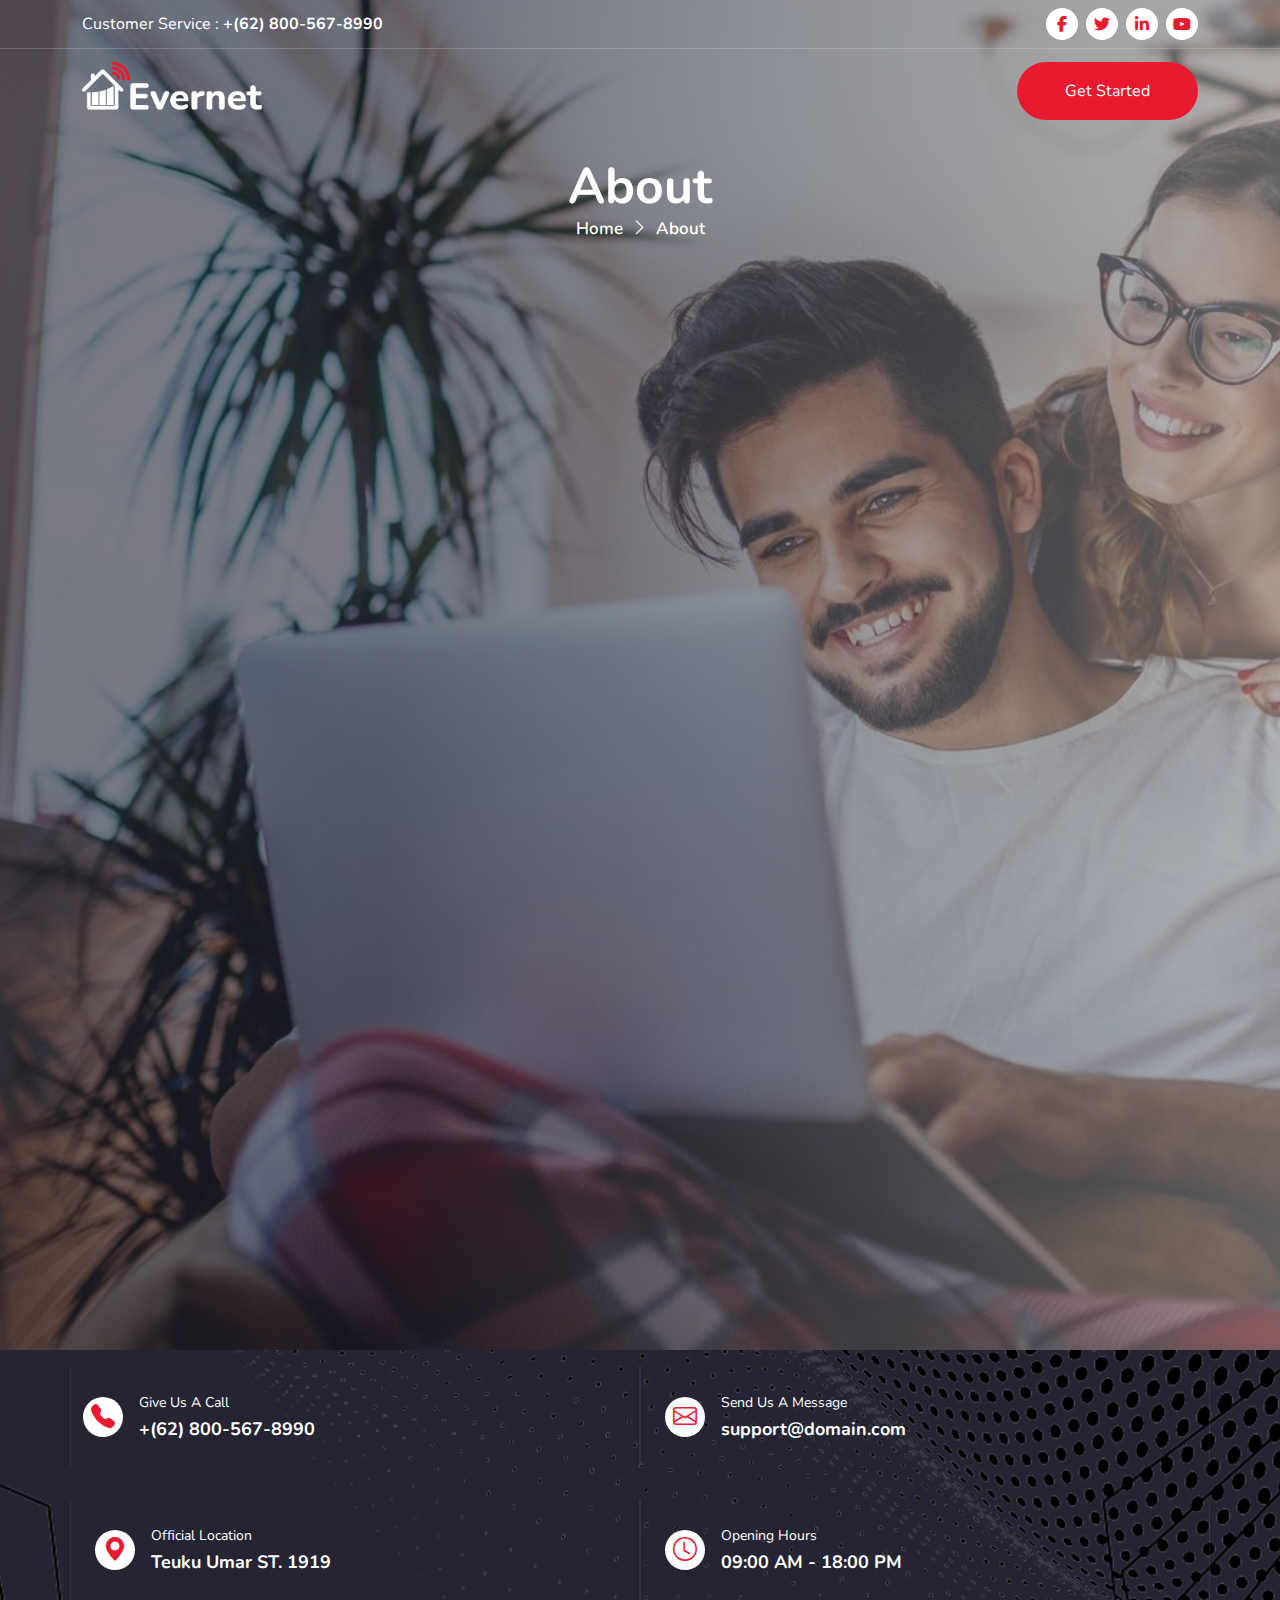
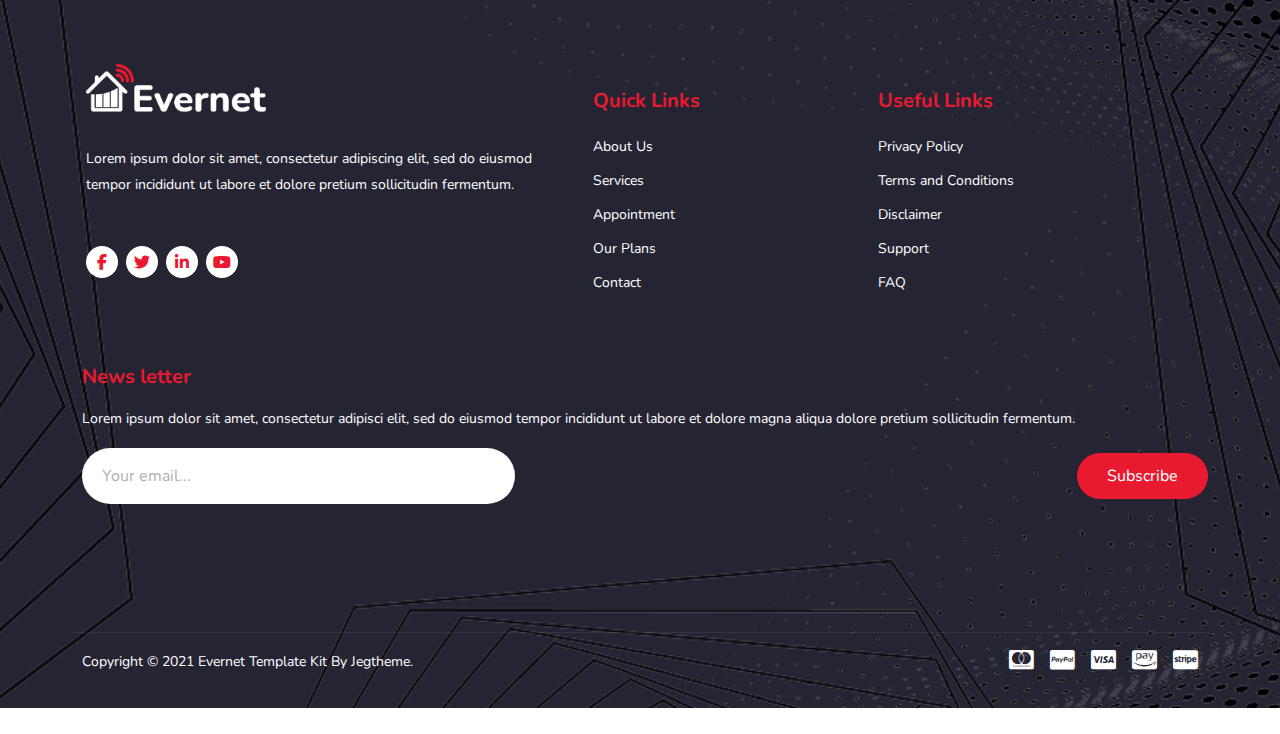
<file: single-blog.html>
<!DOCTYPE html>
<html lang="en">
<head>
    <meta charset="UTF-8">
    <meta name="viewport" content="width=device-width, initial-scale=1.0">
    <title>Single Blog</title>

    <!-- https://templatekit.jegtheme.com/evernet/ -->
     <link rel="stylesheet" href="css/owl.carousel.min.css">
     <link rel="stylesheet" href="css/owl.theme.default.min.css">
     <link rel="stylesheet" href="css/bootstrap.min.css">
     <link rel="stylesheet" href="font/bootstrap-icons.css">
     <link rel="stylesheet" href="css/all.min.css">
     <link rel="stylesheet" href="css/media.css">
     <link rel="stylesheet" href="css/style.css">

</head>
<body>

    <header>
        <div class="header bg-transparent">
          <div class="top-header p-2 d-none d-sm-block">  
             <div class="container">
                  <div class="row justify-content-between  align-items-center">
                      <div class="col-md-auto col-8">
                          <p class="m-0 text-white fs-6">Customer Service : <span class="fw-bold">+(62) 800-567-8990</span></p>
                      </div>
                      <div class="col-md-auto col-4 social-icon justify-content-end d-flex">
                          <a href="#" class=" red-f  me-1"><i class="fa-brands fa-facebook-f "></i></a>
                          <a href="#" class=" red-f mx-1"><i class="fa-brands fa-twitter "></i></a>
                          <a href="#" class=" red-f mx-1"><i class="fa-brands fa-linkedin-in "></i></a>
                          <a href="#" class=" red-f ms-1"><i class="fa-brands fa-youtube "></i></a>
                      </div>
                  </div>
             </div> 
          </div>
          <div class="bottom-header">
              <div class="container">
                  <div class="row">
                      <nav class="navbar navbar-expand-xl py-2 mob_nav">
                          <div class="container-fluid">
                            <a class="navbar-brand m-0" href="#">
                              <img src="image/logo-evernet-4.png" alt="" width="180">
                            </a>
                            <button class="navbar-toggler" type="button" data-bs-toggle="collapse" data-bs-target="#navbarSupportedContent" aria-controls="navbarSupportedContent" aria-expanded="false" aria-label="Toggle navigation">
                              <a data-bs-toggle="offcanvas" href="#offcanvasExample" role="button" aria-controls="offcanvasExample">
                                <i class="fa-solid fa-bars menu-bar d-flex align-items-center justify-content-center "></i>
                              </a>
                            </button>
                            <div class="collapse navbar-collapse justify-content-center align-items-center mobile_view">
                              <ul class="navbar-nav text-center main_menu ">
                              <li class="nav-item p-3">
                                  <a class="nav-link active text-white p-0" aria-current="page" href="#">Home</a>
                                </li>
                                <li class="nav-item p-3">
                                  <a class="nav-link text-white p-0" href="#">about</a>
                                </li>
                                <li class="nav-item p-3">
                                  <a class="nav-link text-white p-0" href="#">packages</a>                              
                                  </li>
                                <li class="nav-item p-3">
                                  <a class="nav-link text-white p-0" href="#">features<i class="bi bi-chevron-down ps-1"></i></a>
                                  <ul class="sub_menu dropdown-menu">
                                      <li><a href="#" class="dropdown">services</a></li>
                                      <li><a href="#" class="dropdown">team</a></li>
                                      <li><a href="#" class="dropdown">faq</a></li>
                                      <li><a href="#" class="dropdown">404 page</a></li>
                                  </ul>
  
                                </li>
                                <li class="nav-item p-3">
                                  <a class="nav-link text-white p-0" href="#">blog<i class="bi bi-chevron-down align-items-center ps-1"></i></a>
                                  <ul class="sub_menu">
                                      <li><a href="#">blog</a></li>
                                      <li><a href="#">single blog</a></li>
                                  </ul>
                                </li>
                                <li class="nav-item p-3">
                                  <a class="nav-link text-white p-0" href="#">contact</a>
                                </li>
                              </ul>
                            </div>
                            <a href="#" class="red-bg px-5 py-3 rounded-pill text-white d-none d-xl-block get">Get Started</a>
                          </div>
                          </div>
                        </nav>
                  </div>
              </div>
          </div>
        </div>
    </header>


    <main>
    <!-- /* **************************Banner************************** */ -->
        <section>
          <div class="banner s-blog">
            <div class="container">
                <div class="row">
                    <div class="b-about-con p-2">
                        <div class="about-text-area mb-3">
                            <div class="about-text text-center">
                                <p class="mt-3 text-white fw-bold">About</p>
                            </div>
                        </div>
                        <div class="menu-about text-center d-flex justify-content-center" style="font-size: 17px; font-weight: 600; color: white;">
                            <p>Home</p>
                            <i class="bi bi-chevron-right px-2"></i>
                            <p>About</p>
                        </div>
                    </div>  
                </div>
            </div>
          </div>
        </section>

        </main>


    <footer>
      <div class="footer-area">
        <div class="container">
          <div class="row">
            <div class="col-xxl-3 col-md-6 col-sm-12 pe-3 py-4 my-lg-3 call-area z-1">
              <div class="call-con d-flex align-items-center">
                <div class="call-icon me-3 d-flex">
                  <i class="bi bi-telephone-fill fs-4 red-f"></i>
                </div>
                <div class="call-det" style="color: white;">
                  <p class="m-0">Give Us A Call</p>
                  <span>+(62) 800-567-8990</span>
                </div>
              </div>
            </div>
            <div class="col-xxl-3 col-md-6 col-sm-12 px-xl-4 py-4 my-lg-3 call-area z-1">
              <div class="call-con d-flex align-items-center">
                <div class="call-icon me-3 d-flex">
                  <i class="bi bi-envelope fs-4 red-f"></i>
                </div>
                <div class="call-det" style="color: white;">
                  <p class="m-0">Send Us A Message</p>
                  <span>support@domain.com</span>
                </div>
              </div>
            </div>
            <div class="col-xxl-3 col-md-6 col-sm-12 px-xl-4 py-4 my-lg-3 call-area z-1">
              <div class="call-con d-flex align-items-center">
                <div class="call-icon me-3 d-flex">
                  <i class="bi bi-geo-alt-fill fs-4 red-f"></i>
                </div>
                <div class="call-det" style="color: white;">
                  <p class="m-0">Official Location</p>
                  <span>Teuku Umar ST. 1919</span>
                </div>
              </div>
            </div>
            <div class="col-xxl-3 col-md-6 col-sm-12 ps-md-4 ps-sm-0 pe-0 py-4 my-lg-3 call-area z-1">
              <div class="call-con d-flex align-items-center">
                <div class="call-icon me-3 d-flex">
                  <i class="bi bi-clock fs-4 red-f"></i>
                </div>
                <div class="call-det" style="color: white;">
                  <p class="m-0">Opening Hours</p>
                  <span>09:00 AM - 18:00 PM</span>
                </div>
              </div>
            </div>
          </div>

          <div class="row f-logo-sec d-flex my-5">
            <div class="col-xxl-3 col-lg-5 col-md-5 ps-md-0 ps-md-3">
              <div class="logo-sec-con logo-f">
                <a class="navbar-brand mb-4" href="#">
                  <img src="image/logo-evernet-4.png" alt="" width="180">
                </a>
                <div class="footer-p mb-5">
                  <p style="color: white;">Lorem ipsum dolor sit amet, consectetur adipiscing elit, sed do eiusmod tempor incididunt ut labore et dolore pretium sollicitudin fermentum.</p>
                </div>
                <div class="col-md-auto social-icon d-flex">
                  <a href="#" class=" red-f  me-1"><i class="fa-brands fa-facebook-f "></i></a>
                  <a href="#" class=" red-f mx-1"><i class="fa-brands fa-twitter "></i></a>
                  <a href="#" class=" red-f mx-1"><i class="fa-brands fa-linkedin-in "></i></a>
                  <a href="#" class=" red-f ms-1"><i class="fa-brands fa-youtube "></i></a>
                </div>
              </div>
            </div>
            <div class="col-xxl-2 col-lg-3 col-md-3 px-lg-5 px-md-4 pt-4">
              <div class="logo-sec-con q-link">
                <div class="links red-f">
                  <p style="font-size: 20px; font-weight: 700;">Quick Links</p>
                </div>
                <div class="footer-p p-0">
                  <ul>
                    <li>
                      <a href="#"><p class="my-1" style="font-weight: 400; font-size: 14px;  color: white; ">About Us</p></a>
                    </li>
                    <li>
                      <a href="#"><p class="my-1" style="font-weight: 400; font-size: 14px;  color: white; ">Services</p></a>
                    </li>
                    <li>
                      <a href="#"><p class="my-1" style="font-weight: 400; font-size: 14px;  color: white; ">Appointment</p></a>
                    </li>
                    <li>
                      <a href="#"><p class="my-1" style="font-weight: 400; font-size: 14px;  color: white; ">Our Plans</p></a>
                    </li>
                    <li>
                      <a href="#"><p class="my-1" style="font-weight: 400; font-size: 14px;  color: white; ">Contact</p></a>
                    </li>
                  </ul>
                </div>
              </div>
            </div>
            <div class="col-xxl-3 col-lg-4 col-md-4 px-lg-5 px-md-4 pt-4">
              <div class="logo-sec-con u-link ">
                <div class="links red-f">
                  <p style="font-size: 20px; font-weight: 700;">Useful Links</p>
                </div>
                <div class="footer-p p-0">
                  <ul>
                    <li>
                      <a href="#"><p class="my-1" style="font-weight: 400; font-size: 14px;  color: white; ">Privacy Policy</p></a>
                    </li>
                    <li>
                      <a href="#"><p class="my-1" style="font-weight: 400; font-size: 14px;  color: white; ">Terms and Conditions</p></a>
                    </li>
                    <li>
                      <a href="#"><p class="my-1" style="font-weight: 400; font-size: 14px;  color: white; ">Disclaimer</p></a>
                    </li>
                    <li>
                      <a href="#"><p class="my-1" style="font-weight: 400; font-size: 14px;  color: white; ">Support</p></a>
                    </li>
                    <li>
                      <a href="#"><p class="my-1" style="font-weight: 400; font-size: 14px;  color: white; ">FAQ</p></a>
                    </li>
                  </ul>
                </div>
              </div>
            </div>
            <div class="col-xxl-4 col-12 pt-md-5 pt-4">
              <div class="logo-sec-con n-letter">
                <div class="links red-f">
                  <p style="font-size: 20px; font-weight: 700;">News letter</p>
                </div>
                <div class="footer-p">
                  <p style="color: white; width: 100%;">Lorem ipsum dolor sit amet, consectetur adipisci elit, sed do eiusmod tempor incididunt ut labore et dolore magna aliqua dolore pretium sollicitudin fermentum.</p>
                </div>
                <div class="col sub-input pb-5">
                  <input type="email" placeholder="Your email..." class=" rounded-5">
                  <div class="sub-btn">
                    <a href="#" class="red-bg rounded-pill text-white">Subscribe</a>
                  </div>
                </div>
              </div>
            </div>
          </div>
          
          <div class="row copy-right d-md-flex" style="margin-top: 80px;">
            <div class="col-md-9 col-12">
              <div class="copy-con py-md-3 order">
                <p class="m-0" style="color: white; font-size: 14px;">Copyright © 2021 Evernet Template Kit By Jegtheme.</p>                
              </div>
            </div>
            <div class="col-md-3 d-md-flex align-items-center justify-content-end col-12">
              <div class="copy-icon order py-3 justify-content-end d-md-flex">
                <ul class="d-flex">
                  <li class="pe-2">
                    <a href="#">
                      <i class="fa-brands fa-cc-mastercard" style="color: white; font-size: 22px"></i>
                    </a>
                  </li>
                  <li class="px-2">
                    <a href="#">
                      <i class="fa-brands fa-cc-paypal" style="color: white; font-size: 22px"></i>
                    </a>
                  </li>
                  <li class="px-2">
                    <a href="#">
                      <i class="fa-brands fa-cc-visa" style="color: white; font-size: 22px"></i>
                    </a>
                  </li>
                  <li class="px-2">
                    <a href="#">
                      <i class="fa-brands fa-cc-amazon-pay" style="color: white; font-size: 22px"></i>
                    </a>
                  </li>
                  <li class="ps-2">
                    <a href="#">
                      <i class="fa-brands fa-cc-stripe" style="color: white; font-size: 22px"></i>
                    </a>
                  </li>
                </ul>
              </div>
            </div>
          </div>
        </div>
      </div>
    </footer>


    <div class="offcanvas offcanvas-start text-dark p-2" tabindex="-1" id="offcanvasExample" aria-labelledby="offcanvasExampleLabel">
      <div class="offcanvas-header">
        <h5 class="offcanvas-title" id="offcanvasExampleLabel"><img src="image/logo-evernet-4.png" alt="" width="120"></h5>
        <button type="button" class="btn-close" data-bs-dismiss="offcanvas" aria-label="Close"></button>
      </div>
        <ul class="navbar-nav text-center d-flex align-items-start justify-content-start mob_menu ">
          <i class="nav-item px-3">
            <a class="nav-link active text-white" aria-current="page" href="#">Home</a>
          </li>
          <li class="nav-item px-3">
            <a class="nav-link text-white" href="#">about</a>
          </li>
          <li class="nav-item px-3">
            <a class="nav-link text-white" href="#">packages</a>                              
          </li>
          <li class="nav-item px-3">
            <a class="nav-link text-white" href="#">features<i class="bi bi-chevron-down ps-1"></i></a>
            <ul class="mob_sub_menu dropdown-menu p-0 border-0">
                <li><a href="#" class="dropdown">services</a></li>
                <li><a href="#" class="dropdown">team</a></li>
                <li><a href="#" class="dropdown">faq</a></li>
                <li><a href="#" class="dropdown">404 page</a></li>
            </ul>
          </li>
          <li class="nav-item px-3">
            <a class="nav-link text-white" href="#">blog<i class="bi bi-chevron-down align-items-center ps-1"></i></a>
            <ul class="mob_sub_menu">
                <li><a href="#">blog</a></li>
                <li><a href="#">single blog</a></li>
            </ul>
          </li>
          <li class="nav-item px-3">
            <a class="nav-link text-white" href="#">contact</a>
          </li>
        </u>
    </div>


    <script src="js/jquery-3.7.1.min.js"></script>
    <script src="js/owl.carousel.min.js"></script>
    <script src="js/bootstrap.bundle.min.js"></script>
    <script src="js/script.js"></script>
      
    
</body>
</html>
</file>
<file: css/media.css>
@media screen and (max-width:1440px){
    .mob_nav li a{
        padding: 10px !important;
        display: none !important;
    }
    .menu-bar{
        color: rgb(255, 255, 255);
        background-color: var(--red);
        font-size: 20px !important;
        border-radius: 50%;
        width: 45px;
        height: 45px;
    }
    .navbar-toggler{
        border: none;
        box-shadow: none !important;
        padding: 0;
    }
    .mobile_view{
    }
    .main_menu li a{
        padding: 15px  !important;
    }   
}

@media screen and (max-width:1440px){
    .con h6{
        font-size: 18px;
    }
}
@media screen and (max-width:1024px){
    .con h6{
        font-size: 17px;
    }
    .envert-text p{
        font-size: 70px;
        width: 140%;
    }
}
@media screen and (max-width:768px){
    .con h6{
        font-size: 16px;
    }
    .envert-text p{
        font-size: 55px;
    }
}


/* **************************sections************************** */

@media screen and (max-width:1024px) and (min-width:769px){
    .services{
        padding: 80px 0 !important;
    }
    .wifi-con h1{
        margin: 0 10px !important;
    }
    .card{
        width: 100% !important;
    }
    .play-btn a{
        font-size: 12px !important;
    }

    /* **************************about************************** */
    .about-title p{
        width: 100% !important;
    }
    .about-title .dis{
        font-size: 38px !important;
        font-weight: 800 !important;
    }
    .about-title .pro{
        font-size: 15px !important;
        font-weight: 400 !important;
    }
    .img img{
        width: 100% !important;
    }
    .pr p{
        margin: 60px 0 !important;
        width: 600px !important;
    }
    .right-img img{
        width: 70% !important;
    }
    .red-100{
        position: absolute !important;
        left: 60% !important;
        top: 5% !important;
    }
    .black-con{
        position: absolute !important;
        left: -390px !important;
        top: 460px !important;
    }

/* **************************input-sec************************** */
    .check-con p{
        width: 100% !important;
        font-size: 38px !important;
    }
    .check-input input{
        width: 100% !important;
        outline: none !important;
        border: none !important;
    }
    .check-input a{
        position: absolute;
        right: 5px !important;
    }
    .input-ser{
        padding: 20px !important;
        height: 355px !important;
    }

/* **************************pricing-sec************************** */
    .pricing{
        padding: 80px 0 !important;
    }
    .card-pr{
        width: 100% !important;
    }
    .pur-btn a{
        font-size: 14px !important;
    }

/* **************************interet-sec************************** */
    .internet{
        padding-bottom: 80px !important;
    }
    .inter-map{
        order: 2 !important;
    }
    .inter-con-area{
        order: 1 !important;
    }
    .inter-title .dis{
        width: 100% !important;
        font-size: 38px !important;
    }
    .inter-title .inter-pro{
        width: 100% !important;
        font-size: 15px !important;
    }
    .rw{
        display: none !important;
        display: block !important;
    }

/* **************************testimonial-sec************************** */
    .testimonial-con .lorem{
        width: 100% !important;
        margin: 0 !important;
    }
    .rew-area{
        width: 100% !important;
    }
    /* .testimonial-rew{
        margin: 20px 0;
    } */
    /* .testimonial-rew .rew-area{
        width: 90% !important;
    } */
    /* .testimonial-rew .card-area{
        margin: 0 25px !important;
    } 
    .testimonial-rew .card-rew{
        margin-bottom: -245px !important;
    } */

/* **************************News-sec************************** */
    .news-title a{
        padding: 20px 80px !important;
        font-size: 15px !important;
    }
    .news-title .dis{
        font-weight: 800 !important;
    }
    .gray{
        order: 3 !important;
        width: 100% !important;
    }
    .date{
        font-size: 14px !important;
    }
    .new-imges1{
        order: 1 !important;
        width: 100% !important;
    }
    .new-imges{
        order: 2 !important;
        width: 100% !important;
    }
     .news-p p{
        font-size: 15px !important;
    }
    .inter-text-on{
        position: absolute !important;
        top: 580px !important;
        left: 1% !important;
    }
    .news-list-area .read-more{
        font-size: 15px !important;
    }

/* **************************footer************************** */
    .footer-p p{
        width: 82% !important;
        font-size: 13px !important;
    }
    .logo-f .footer-p p{
        width: 100% !important;
    }
    .footer-p ul li a{
        width: 100% !important;
    }
    .sub-input input{
        width: 100% !important;
    }
    .sub-input input::placeholder{
        font-size: 13px !important;
    }
    .sub-btn a{
        padding: 10px 30px;
        position: absolute !important;
        right: 5px !important;
        top: 6%;
    }

/* ************************************************** */
/* ************************* About-page ************************* */
/* ************************************************** */
    .check-con p{
        width: 100% !important;
    }
    .a-pro p{
        width: 100% !important;
        font-size: 15px !important;
    }
    .counter-sec a{
        font-size: 15px !important;
    }
    .a-box-con p{
        font-size: 15px !important;
    }

/* ************************************************** */
/* ************************* Packege ************************* */
/* ************************************************** */
    .pac-sec{
        height: 1012px !important;
    }
    .b-list ul li p{
        font-size: 15px !important;
    }
    .b-list ul li i{
        font-size: 15px !important;
    }
    .b-list p{
        font-size: 19px !important;
    }
    .f-input{
        width: 436px !important;
    }
    .f-name textarea{
        width: 887px !important;
    }
    .form-title span{
        font-size: 25px !important;
    }
    .mt-2{
        font-size: 15px !important;
    }
    .logo-p{
        margin-top: 150px !important;
    }
    .acc-bg p{
        font-size: 17px !important;
    }
    .accordion-body p{
        width: 100% !important;
        padding: 0 20px !important;
        justify-content: center !important;
        font-size: 15px !important;
    }
    .que-con p{
        width: 100% !important;
    }
    .p-s .wifi p{
        font-size: 19px !important;
    }
    .p-s .wifi .check-con{
        font-size: 38px !important;
    }

/* ************************************************** */
/* ************************* f-service-page ************************* */
/* ************************************************** */
    .f-about .right-about{
        order: 2 !important;
    }
    .f-about .pro{
        width: 100% !important;
    }
    /* .f-about .play-btn a{
        padding: 20px 50px !important;
    } */

/* ************************************************** */
/* ************************* f-team-page ************************* */
/* ************************************************** */
    .team-pic img{
        margin-top: -20% !important;
    }

/* ************************************************** */
/* ************************* f-404-page ************************* */
/* ************************************************** */

    .f-404-text{
        font-size: 150px !important;
    }
    .p-n{
        font-size: 38px !important;
    }
    .p-n2{
        font-size: 15px !important;
    }

/* ************************************************** */
/* ************************* blog ************************* */
/* ************************************************** */
    .b-img-area{
        display: flex !important;
    }
    .f-img img{
        width: 287px !important;
        height: 150px !important;
    }
    .date p{
        font-size: 15px !important;
    }
    .date span{
        font-size: 13px !important;
    }
    .gray-card-con h4{
        font-size: 23px !important;
    }

}



@media screen and (max-width:768px) and (min-width:427px){
/* **************************service************************** */
    .services{
        padding: 80px 0 !important;
    }
    .wifi-con h1{
        margin: 0 50px !important;
    }
    .card{
        width: 100% !important;
    }

/* **************************about************************** */
    .about-title p{
        width: 100% !important;
    }
    .about-title .dis{
        width: 100% !important;
        font-size: 37px !important;
        font-weight: 800 !important;
    }
    .about-title .pro{  
        width: 100% !important;
        font-size: 14px !important;
        font-weight: 400 !important;
    }
    .img img{
        width: 100% !important;
    }
    .pr p{
        margin-top: 30px !important;
        width: 400px !important;
        margin-left: 50px !important;
    }
    .right-img img{
        width: 70% !important;
    }
    .red-100{
        position: absolute !important;
        left: 60% !important;
        top: 0;
    }
    .black-con{
        position: absolute !important;
        top: 350px !important;
        left: -300px !important;
    }

/* **************************input-sec************************** */
    .check-con p{
        width: 100% !important;
        font-size: 38px !important;
    }
    .check-input input{
        width: 100% !important;
    }
    .check-input a{
        position: absolute;
        right: 5px !important;
        top: 0;
    }
    .input-ser{
        height: 382px !important;
        padding: 20px !important;
    }

/* **************************pricing-sec************************** */
    .pricing{
        padding: 80px 0;
    }
    .card-pr{
        width: 100% !important;
    }

/* **************************interet-sec************************** */
    .internet{
        padding-bottom: 80px !important;
    }
    .inter-map{
        order: 2 !important;
    }
    .inter-con-area{
        order: 1 !important;
    }
    .inter-title .dis{
        width: 100% !important;
        font-weight: 800 !important;

    }
    .inter-title .inter-pro{
        width: 100% !important;
        font-size: 15px !important;
    }
    .rw{
        display: none !important;
        display: block !important;
    }

/* **************************testimonial-sec************************** */

    .testimonial-con .lorem{
        width: 100% !important;
        margin: 0 !important;
    }
    .rew-area{
        width: 100% !important;
    }

/* **************************News-sec************************** */
    .news-title a{
        padding: 20px 80px !important;
    }
    .news-title .dis{
        font-weight: 800 !important;
    }
    .gray{
        order: 3 !important;
        width: 100% !important;
    }
    .new-imges1{
        order: 1 !important;
        width: 100% !important;
    }
    .new-imges{
        order: 2 !important;
        width: 100% !important;
    }
    .inter-text-on{
        position: absolute !important;
        top: 420px !important;
        left: 12px !important;
    }

/* **************************footer************************** */
    .footer-p p{
        width: 100% !important;
        font-size: 13px !important;
    }
    .logo-f .footer-p p{
        width: 100% !important;
    }
    .footer-p ul li a{
        width: 100% !important;
    }
    .sub-input input{
        width: 100% !important;
    }
    .sub-input input::placeholder{
        font-size: 13px !important;
    }
    .sub-btn a{
        padding: 10px 30px;
        position: absolute !important;
        right: 5px !important;
        top: 5% !important;
    }

/* ************************************************** */
/* ************************* About-page ************************* */
/* ************************************************** */
    .check-con p{
        width: 100% !important;
    }
    .a-pro p{
        width: 100% !important;
        font-size: 15px !important;
    }
    .counter-sec a{
        font-size: 15px !important;
    }
    .a-box-con p{
        font-size: 15px !important;
        width: 100% !important;
    }

/* ************************************************** */
/* ************************* Packege ************************* */
/* ************************************************** */
    .pac-sec{
        height: 1076px !important;
    }
    .f-input{
        width: 292px !important;
    }
    .f-name textarea{
        width: 600px !important;
    }

/* ************************************************** */
/* ************************* f-service-page ************************* */
/* ************************************************** */
    .team-pic img{
        margin-top: -28% !important;
    }

/* ************************************************** */
/* ************************* f-404-page ************************* */
/* ************************************************** */

    .f-404-text{
    font-size: 100px !important;
    }
    .p-n{
    font-size: 36px !important;
    }
    .p-n2{
    font-size: 14px !important;
    }

/* ************************************************** */
/* ************************* f-404-page ************************* */
/* ************************************************** */
    .f-img img{
        width: 202px !important;
        height: 150px !important;
    }

/* ************************************************** */
/* ************************* blog ************************* */
/* ************************************************** */
    .gray-card-con h4{
        font-size: 25px !important;
    }
}


@media screen and (max-width:426px) and (min-width:377px){
    .play{
        flex-wrap: wrap !important;
        font-size: 14px !important;
        margin-top: 20px !important;
    }
/* **************************service************************** */
    .services{
        padding: 50px 0 !important;
    }
    .wifi-con h1{
        margin: 0 50px !important;
    }
    .card{
        width: 100% !important;
        padding: 20px 30px !important ;
    }

/* **************************about************************** */
    .about-title p{
        width: 100% !important;
    }
    .about-title .dis{
        width: 100% !important;
        font-size: 36px !important;
        font-weight: 800 !important;
    }
    .about-title .pro{
        width: 100% !important;
        font-size: 14px !important;
        font-weight: 400 !important;
    }
    .img img{
        width: 100% !important;
    }
    .pr p{
        font-size: 14px !important;
        width: 100% !important;
        padding-top: 15px !important;
    }
    .right-img img{
        width: 95% !important;
    }
     .red-100{
        position: absolute !important;
        left: 48% !important;
        top: 0 !important;
    }
    .red-con{
        width: 195px !important;
        height: 195px !important;
        background-color: var(--red) !important;
    }
    .black-con{
        position: absolute !important;
        top: 250px !important;
        left: -170px !important;
    }

/* **************************icon-sec************************** */
    .card-sec{
        font-size: 16px;
    }

/* **************************input-sec************************** */
    .check-con p{
        width: 100% !important;
        font-size: 38px !important;
    }
    .check-input input{
        width: 100% !important;
    }
    .check-input a{
        position: absolute;
        right: 5px !important;
        padding: 15px 30px !important;
    }
    .input-ser{
        height: 420px !important;
        padding: 20px !important;
    }

/* **************************pricing-sec************************** */
    .pricing{
        padding: 50px 0 !important;
    }
    .card-pr{
        width: 100% !important;
        padding: 0 20px !important;
    }

/* **************************interet-sec************************** */
    .internet{
        padding-bottom: 50px !important;
    }
    .inter-map{
        order: 2 !important;
    }
    .inter-con-area{
        order: 1 !important;
    }
    .inter-title .dis{
        width: 100% !important;
        font-weight: 800 !important;
    }
    .inter-title .inter-pro{
        width: 100% !important;
        font-size: 14px !important;
    }
    .rw{
        display: none !important;
        display: block !important;
    }

/* **************************testimonial-sec************************** */

     .rew-area{
        width: 100% !important;
    }
    .testimonial-con .lorem{
        margin: 0 auto !important;
        font-size: 14px !important;
    }
    /* .testimonial-rew .card-area{
        margin: 0 25px !important;
    } 
    .testimonial-rew .card-rew{
        margin-bottom: -225px !important;
    } */

/* **************************News-sec************************** */
    .news-title a{
        padding: 15px 50px !important;
        font-size: 14px !important;
    }
    .news-title .dis{
        font-size: 36px !important;
        font-weight: 800 !important;
    }
    .firs-date p{
        font-size: 22px !important;
    }
    .gray{
        order: 3 !important;
        width: 100% !important;
    }
    .gray .firs-date p{
        font-size: 18px !important;
    }
    .gray .date{
        font-size: 12px !important;
    }
    .new-imges1{
        order: 1 !important;
        width: 100% !important;
    }
    .new-imges1 .date{
        font-size: 14px !important;
    }
    .new-imges{
        order: 2 !important;
        width: 100% !important;
    }
    .new-imges .date{
        font-size: 14px !important;
    }
    .news-p{
        font-size: 14px !important;
    }
    .inter-text-on{
        position: absolute !important;
        top: 43.2% !important;
        left: 2.9% !important;
    }
    .read-more{
        margin-bottom: 30px !important;
    }

/* **************************footer************************** */
    .footer-p p{
        width: 100% !important;
        font-size: 12px !important;
    }
    .logo-f .footer-p p{
        width: 100% !important;
        font-size: 12px !important;
    }
    .footer-p ul li a{
        width: 100% !important;
    }
    .sub-input input{
        width: 100% !important;
    }
    .sub-input input::placeholder{
        font-size: 13px !important;
    }
    .sub-btn a{
        padding: 10px 30px;
        position: absolute !important;
        right: 1% !important;
        top: 5% !important;
    }
    .copy-con p{
        font-size: 12px !important;
        text-align: center !important;
    }
    .copy-icon {
        font-size: 12px !important;
        display: flex !important;
        justify-content: center !important;
        align-items: center !important;
    }

/* ************************************************** */
/* ************************* About-page ************************* */
/* ************************************************** */
    .counter{
        font-size: 26px !important;
    }
    .check-con p{
        width: 100% !important;
        font-size: 36px !important;
    }
    .a-pro p{
        width: 100% !important;
        font-size: 14px !important;
    }
    .counter-sec a{
        font-size: 14px !important;
    }
/* ************************************************** */
/* ************************* Packege ************************* */
/* ************************************************** */
    .pac-sec{
        height: 1471px !important;
    }
    .b-list p{
        font-size: 18px !important;
    }
    .b-list ul li p{
        font-size: 14px !important;
    }
    .b-list ul li i{
        font-size: 14px !important;
    }
    .f-input{
        width: 353px !important;
    }
    .f-name textarea{
        width: 353px !important;
    }
    .mt-2{
        width: 100% !important;
        font-size: 14px !important;
    }
    .form-title span{
        font-size: 24px !important;
    }
    .logo-p{
        margin-top: 100px !important;
    }
    .acc-bg p{
        font-size: 17px !important;
        width: 100% !important;
    }
    .accordion-body p{
        width: 100% !important;
        padding: 0 25px !important;
        justify-content: center !important;
        font-size: 14px !important;
    }
    .que-con p{
        width: 100% !important;
    }
    .p-s .wifi p{
        font-size: 19px !important;
    }
    .p-s .wifi .check-con{
        font-size: 36px !important;
    }
    .que-img{
        width: 400px !important;
        height: 496px !important;
    }
    .que-img{ 
        margin-top: 100px !important;
        padding: 45px 30px !important;
    }
    
/* ************************************************** */
/* ************************* f-service-page ************************* */
/* ************************************************** */
    .team-pic img{
        margin-top: -25% !important;
    }

/* ************************************************** */
/* ************************* blog ************************* */
/* ************************************************** */
    .b-inter-text-on p{
        position: absolute;
        top: 46% !important;
    }
    .gary-card-con{
        padding: 0 !important;
    }
    .gray-card-con h4{
        font-size: 24px !important;
    }
    .b-img-area{
        display: flex !important;
        flex-wrap: wrap !important;
    }
    .f-img img{
        width: 100% !important;
        height: 150px !important;
    }

    .b-img-area .date{
        text-align: center !important;
    }
    .b-img-area .date p{
        padding: 10px 0 !important;
        font-size: 16px !important;
    }
    .b-img-area .date span{
        font-size: 12px !important;
    }

}

@media screen and (max-width:376px) and (min-width:321px){
    .play-btn a{
        font-size: 14px !important;
    }
    .play{
        flex-wrap: wrap !important;
        font-size: 16px !important;
        margin-top: 20px !important;
    }

/* **************************service************************** */
    .services{
        padding: 50px 0 !important;
    }
    .wifi-con h1{
        margin: 0 50px !important;
    }
    .card{
        width: 100% !important;
        /* padding: 20px 30px !important ; */
    }

/* **************************about************************** */
    .about-title p{
        width: 100% !important;
    }
    .about-title .dis{
        width: 100% !important;
        font-size: 36px !important;
        font-weight: 800 !important;
    }
    .about-title .pro{
        width: 100% !important;
        font-size: 14px !important;
        font-weight: 400 !important;
    }
    .img img{
        width: 100% !important;
    }
    .pr p{
        font-size: 14px !important;
        width: 100% !important;
        margin-top: 15px !important;
    }
    .right-img img{
        width: 95% !important;
    }
    .red-100{
        position: absolute !important;
        left: 54% !important;
        top: 0 !important;
    }
    .red-con{
        width: 160px !important;
        height: 160px !important;
        background-color: var(--red) !important;
    }
    .black-con{
        position: absolute !important;
        top: 220px !important;
        left: -190px !important;
    }

/* **************************icon-sec************************** */
    .card-sec{
        font-size: 16px;
    }
    .card-body{
        padding: 25px 0 !important;
    }
    .card-icon{
        width: 100% !important;
    }

/* **************************input-sec************************** */
    .check-con p{
        width: 100% !important;
        font-size: 38px !important;
    }
    .check-input input{
        width: 100% !important;
    }
    .check-input a{
        position: absolute;
        right: 5px !important;
        padding: 15px 30px !important;
    }
    .input-ser{
        height: 400px !important;
        padding: 20px !important;
    }

/* **************************pricing-sec************************** */
    .pricing{
        padding: 50px 0 !important;
    }
    .card-pr{
        width: 100% !important;
    }

/* **************************interet-sec************************** */
    .internet{
        padding-bottom: 50px !important;
    }
    .inter-map{
        order: 2 !important;
    }
    .inter-con-area{
        order: 1 !important;
    }
    .inter-title .dis{
        width: 100% !important;
        font-weight: 800 !important;
        font-size: 36px !important;
    }
    .inter-title .inter-pro{
        width: 100% !important;
        font-size: 14px !important;
    }
    .rw{
        display: none !important;
        display: block !important;
    }

/* **************************testimonial-sec************************** */
     .testimonial-con .lorem{
        width: 100% !important;
        margin: 0 !important;
    }
     .rew-area{
        width: 100% !important;
    }

/* **************************News-sec************************** */
    .news-title a{
        padding: 15px 45px !important;
        font-size: 14px !important;
    }
    .news-title .dis{
        font-size: 36px !important;
        font-weight: 800 !important;
    }
    .firs-date p{
        font-size: 22px !important;
    }
    .gray{
        order: 3 !important;
        width: 100% !important;
    }
    .gray .firs-date p{
        font-size: 18px !important;
    }
    .gray .date{
        font-size: 12px !important;
    }
    .new-imges1{
        order: 1 !important;
        width: 100% !important;
    }
    .new-imges1 .date{
        font-size: 14px !important;
    }
    .new-imges{
        order: 2 !important;
        width: 100% !important;
    }
    .new-imges .date{
        font-size: 14px !important;
    }
    .news-p{
        font-size: 14px !important;
        width: 100% !important;
    }
    .inter-text-on{
        position: absolute !important;
        top: 39% !important;
        left: 3% !important;
    }
    .read-more{
        margin-bottom: 30px !important;
    }

/* **************************footer************************** */
    .footer-p p{
        width: 100% !important;
        font-size: 12px !important;
    }
    .logo-f .footer-p p{
        width: 100% !important;
        font-size: 12px !important;
    }
    .footer-p ul li a{
        width: 100% !important;
    }
    .sub-input input{
        width: 100% !important;
    }
    .sub-input input::placeholder{
        font-size: 13px !important;
    }
    .sub-btn a{
        position: absolute !important;
        right: 5px !important;
        font-size: 13px !important;
    }
    .copy-con p{
        font-size: 12px !important;
        text-align: center;
    } 
    .copy-icon {
        font-size: 12px !important;
        display: flex !important;
        justify-content: center !important;
        align-items: center !important;
    }



/* ************************************************** */
/* ************************* About-page ************************* */
/* ************************************************** */
    .counter{
        font-size: 30px !important;
    }
    .card{
        padding: 10px !important;
    }
    .check-con p{
        width: 100% !important;
        font-size: 36px !important;
    }
    .a-pro p{
        width: 100% !important;
        font-size: 14px !important;
    }
    .counter-sec a{
        font-size: 15px !important;
    }

/* ************************************************** */
/* ************************* Packege ************************* */
/* ************************************************** */
    .pac-sec{
        height: 1471px !important;
    }
    .b-list p{
        font-size: 18px !important;
    }
    .b-list ul li p{
        font-size: 14px !important;
    }
    .b-list ul li i{
        font-size: 14px !important;
    }
    .f-input{
        width: 305px !important;
    }
    .f-name textarea{
        width: 305px !important;
    }
    .mt-2{
        width: 100% !important;
        font-size: 14px !important;
    }
    .form-title span{
        font-size: 24px !important;
    }
    .que-img{
        width: 350px !important;
        height: 496px !important;
    }
    .que-img{ 
        margin-top: 170px !important;
        padding: 45px 30px !important;
    }

/* ************************************************** */
/* ************************* blog ************************* */
/* ************************************************** */
    .b-inter-text-on p{
        position: absolute;
        top: 44% !important;
    }
    .blog-btn a{
        padding: 15px 46px !important;
    }

    
}

@media  screen and (max-width:321px){
/* **************************banner************************** */
    .play-btn a{
        font-size: 14px !important;
    }
    .play{
        flex-wrap: wrap !important;
        font-size: 14px !important;
        margin-top: 20px !important;
    }

/* **************************services ************************** */
    .services{ 
        padding-top: 50px !important;
        padding-bottom: 0 !important;
    }
    .wifi-con h1{
        margin: 0 50px !important;
    }
    .card{
        width: 100% !important;
    }
    .ser-wifi h2{
    font-size: 26px !important;
    }

/* **************************about************************** */
    .about-title p{
        width: 250px !important;
    }
    .about-title .dis{
        width: 100% !important;
        font-size: 36px !important;
        font-weight: 800 !important;
    }
    .about-title .pro{
        width: 100% !important;
        font-size: 14px !important;
        font-weight: 400 !important;
    }
    .img img{
        width: 100% !important;
    }
    .pr p{
        font-size: 14px !important;
        width: 100% !important;
        margin-top: 15px !important;
    }
    .right-img img{
        width: 95% !important;
    }
    .red-100{
        position: absolute !important;
        left: 47% !important;
        top: 5% !important;
    }
    .red-con{
        width: 150px !important;
        height: 150px !important;
        background-color: var(--red) !important;
    }
    .black-con{
        position: absolute !important;
        top: 180px !important;
        left: -130px !important;
    }

/* **************************input-sec************************** */
    .check-con p{
        width: 100% !important;
        font-size: 38px !important;
    }
    .check-input input{
        width: 100% !important;
    }
    .check-input a{
        position: absolute;
        right: 5px !important;
        padding: 15px 20px !important;
    }
    .input-ser{
        height: 420px !important;
        padding: 20px !important;
    }

/* **************************pricing-sec************************** */
    .pricing{
        padding: 50px 0 !important;
    } 
    .card-pr{
        width: 100% !important;
    }
    .pur-btn a{
        font-size: 15px !important;
    } 

/* **************************interet-sec************************** */
    .internet{
        padding-bottom: 50px !important;
    }
    .inter-map{
        order: 2 !important;
    }
    .inter-con-area{
        order: 1 !important;
    }
    .inter-title .dis{
        width: 100% !important;
        font-weight: 800 !important;
    }
    .inter-title .inter-pro{
        width: 100% !important;
        font-size: 14px !important;
    }
    .rw{
        display: none !important;
        display: block !important;
    }

/* **************************testimonial************************** */
    .testimonial-con .lorem{
        width: 100% !important;
        margin: 0 !important;
    }
     .rew-area{
        width: 100% !important;
    }

    
/* **************************News-sec************************** */
    .news-title a{
        padding: 15px 50px !important;
        font-size: 14px !important;
    }
    .news-title .dis{
        font-size: 36px !important;
        font-weight: 800 !important;
    }
    .firs-date p{
        font-size: 22px !important;
    }
    .gray{
        order: 3 !important;
        width: 100% !important;
    }
    .gray .firs-date p{
        font-size: 18px !important;
    }
    .gray .date{
        font-size: 12px !important;
    }
    .new-imges1{
        order: 1 !important;
        width: 100% !important;
    }
    .new-imges1 .date{
        font-size: 14px !important;
    }
    .new-imges{
        order: 2 !important;
        width: 100% !important;
    }
    .new-imges .date{
        font-size: 14px !important;
    }
    .news-p{
        font-size: 14px !important;
    }
    .inter-text-on{
        position: absolute !important;
        top: 32% !important;
        left: 12px !important;
    }
    .read-more{
        margin-bottom: 30px !important;
    }
    
/* **************************footer************************** */
    .footer-p p{
        width: 100% !important;
        font-size: 13px !important;
    }
    .logo-f .footer-p p{
        width: 100% !important;
    }
    .footer-p ul li a{
        width: 100% !important;
    }
    .sub-input input{
        width: 100% !important;
    }
    .sub-input input::placeholder{
        font-size: 13px !important;
    }
    .sub-btn a{
        padding: 10px 30px;
        position: absolute !important;
        right: 5px !important;
        top: 5% !important;
    }
     .copy-con p{
        font-size: 12px !important;
        text-align: center !important;
    }
    .copy-icon {
        font-size: 12px !important;
        display: flex !important;
        justify-content: center !important;
        align-items: center !important;
    }
}
</file>
<file: css/style.css>
@import url('https://fonts.googleapis.com/css2?family=Nunito:ital,wght@0,200..1000;1,200..1000&display=swap');

/* nunito-200 - latin */
@font-face {
    font-display: swap; /* Check https://developer.mozilla.org/en-US/docs/Web/CSS/@font-face/font-display for other options. */
    font-family: 'Nunito';
    font-style: normal;
    font-weight: 200;
    src: url('../fonts/nunito-v26-latin-200.woff2') format('woff2'), /* Chrome 36+, Opera 23+, Firefox 39+, Safari 12+, iOS 10+ */
         url('../fonts/nunito-v26-latin-200.ttf') format('truetype'); /* Chrome 4+, Firefox 3.5+, IE 9+, Safari 3.1+, iOS 4.2+, Android Browser 2.2+ */
  }
  /* nunito-300 - latin */
  @font-face {
    font-display: swap; /* Check https://developer.mozilla.org/en-US/docs/Web/CSS/@font-face/font-display for other options. */
    font-family: 'Nunito';
    font-style: normal;
    font-weight: 300;
    src: url('../fonts/nunito-v26-latin-300.woff2') format('woff2'), /* Chrome 36+, Opera 23+, Firefox 39+, Safari 12+, iOS 10+ */
         url('../fonts/nunito-v26-latin-300.ttf') format('truetype'); /* Chrome 4+, Firefox 3.5+, IE 9+, Safari 3.1+, iOS 4.2+, Android Browser 2.2+ */
  }
  /* nunito-regular - latin */
  @font-face {
    font-display: swap; /* Check https://developer.mozilla.org/en-US/docs/Web/CSS/@font-face/font-display for other options. */
    font-family: 'Nunito';
    font-style: normal;
    font-weight: 400;
    src: url('../fonts/nunito-v26-latin-regular.woff2') format('woff2'), /* Chrome 36+, Opera 23+, Firefox 39+, Safari 12+, iOS 10+ */
         url('../fonts/nunito-v26-latin-regular.ttf') format('truetype'); /* Chrome 4+, Firefox 3.5+, IE 9+, Safari 3.1+, iOS 4.2+, Android Browser 2.2+ */
  }
  /* nunito-500 - latin */
  @font-face {
    font-display: swap; /* Check https://developer.mozilla.org/en-US/docs/Web/CSS/@font-face/font-display for other options. */
    font-family: 'Nunito';
    font-style: normal;
    font-weight: 500;
    src: url('../fonts/nunito-v26-latin-500.woff2') format('woff2'), /* Chrome 36+, Opera 23+, Firefox 39+, Safari 12+, iOS 10+ */
         url('../fonts/nunito-v26-latin-500.ttf') format('truetype'); /* Chrome 4+, Firefox 3.5+, IE 9+, Safari 3.1+, iOS 4.2+, Android Browser 2.2+ */
  }
  /* nunito-600 - latin */
  @font-face {
    font-display: swap; /* Check https://developer.mozilla.org/en-US/docs/Web/CSS/@font-face/font-display for other options. */
    font-family: 'Nunito';
    font-style: normal;
    font-weight: 600;
    src: url('../fonts/nunito-v26-latin-600.woff2') format('woff2'), /* Chrome 36+, Opera 23+, Firefox 39+, Safari 12+, iOS 10+ */
         url('../fonts/nunito-v26-latin-600.ttf') format('truetype'); /* Chrome 4+, Firefox 3.5+, IE 9+, Safari 3.1+, iOS 4.2+, Android Browser 2.2+ */
  }
  /* nunito-700 - latin */
  @font-face {
    font-display: swap; /* Check https://developer.mozilla.org/en-US/docs/Web/CSS/@font-face/font-display for other options. */
    font-family: 'Nunito';
    font-style: normal;
    font-weight: 700;
    src: url('../fonts/nunito-v26-latin-700.woff2') format('woff2'), /* Chrome 36+, Opera 23+, Firefox 39+, Safari 12+, iOS 10+ */
         url('../fonts/nunito-v26-latin-700.ttf') format('truetype'); /* Chrome 4+, Firefox 3.5+, IE 9+, Safari 3.1+, iOS 4.2+, Android Browser 2.2+ */
  }
  /* nunito-800 - latin */
  @font-face {
    font-display: swap; /* Check https://developer.mozilla.org/en-US/docs/Web/CSS/@font-face/font-display for other options. */
    font-family: 'Nunito';
    font-style: normal;
    font-weight: 800;
    src: url('../fonts/nunito-v26-latin-800.woff2') format('woff2'), /* Chrome 36+, Opera 23+, Firefox 39+, Safari 12+, iOS 10+ */
         url('../fonts/nunito-v26-latin-800.ttf') format('truetype'); /* Chrome 4+, Firefox 3.5+, IE 9+, Safari 3.1+, iOS 4.2+, Android Browser 2.2+ */
  }
  /* nunito-900 - latin */
  @font-face {
    font-display: swap; /* Check https://developer.mozilla.org/en-US/docs/Web/CSS/@font-face/font-display for other options. */
    font-family: 'Nunito';
    font-style: normal;
    font-weight: 900;
    src: url('../fonts/nunito-v26-latin-900.woff2') format('woff2'), /* Chrome 36+, Opera 23+, Firefox 39+, Safari 12+, iOS 10+ */
         url('../fonts/nunito-v26-latin-900.ttf') format('truetype'); /* Chrome 4+, Firefox 3.5+, IE 9+, Safari 3.1+, iOS 4.2+, Android Browser 2.2+ */
  }

:root{
    --red: #e91a2f;
    --textdark:#343940;
    --textlight:#252433;
    --textwhite: white;
    --lightgray:#b0b0b0;
}
body{
    font-family: 'nunito',sans-serif;
    line-height: 26px;
    /* overflow-x: hidden; */
}
a{
    text-decoration: none;
    display: inline-block;
}
ul{
    list-style: none;
    padding-left: 0;
}
.spacer{
    padding-top: 100px;
    padding-bottom: 100px;
}
.red-bg{
  background-color: var(--red);
}
.red-f{
  color: var(--red);
}
.text-dark{
  color: var(--textdark);
}
.text-light{
  color: var(--textlight);
}
.text-white{
  color: var(--textwhite);
}
.lightgray{
  background-color: var(--lightgray);
}

/* ************************* top header ************************* */

.bg-transparent{  
  width: 100%;
  position: absolute;
  z-index: 3;
  background: transparent;
  align-items: center;
  justify-content: center;
}
.banner{
  background-image:linear-gradient(90deg, rgba(37, 36, 51,0.6) 30%, rgba(151, 151, 151,0.6) 100%),url('../image/header_img.jpg');
  background-size: cover;
  background-position: center;
  object-fit: cover;
  width: 100%;
  height: 150vh;
}

.top-header{
 border-bottom: 1px solid #EAEAEA36;

}
.img{
  padding-top: 115px;
  z-index: -1 !important;
}
.social-icon a{
  background-color: white;
  width: 32px;
  height: 32px;
  border-radius: 50%;
  display: inline-flex ;
  align-items: center;
  justify-content: center;
  transition-duration: .3s;
  &:hover{
    background-color: #E5E5E5;
  }
}
.main_menu{
  display: flex;
}
.main_menu li a{
  padding: 15px 20px;
  display: block;
  color: var(--textlight);
  text-transform: capitalize;
}
.main_menu li:hover > a{
  color: #e91a2f !important;
  transition-duration: .3s;
}
.main_menu li{
  position: relative;
}
.sub_menu{
  text-align: left;
  position: absolute;
  top: 100%;
  left: 0;
  background-color: white;
  color: #e91a2f;
  width: 200px;
  display: none;
  border-radius: 15px;
}

.sub_menu li:hover{
  background-color: white;
  border-radius: 15px;
}
.sub_menu li a {
  display: block;  
}
.main_menu li:hover .sub_menu{
  display: block;
}
.main_menu_off li a{
  margin: 10px 0;
  display: block;
}
.sub_menu_off{
  margin: 10px 0;
}
.sub_menu_off li a{
  display: none;
}
.sub_menu_off{
  display: none;
}
.offcanvas{
  width: 300px !important;
  background-color: #343940;
}
/* .offcanvas{
  width: 350px !important;
  background-color: var(--textlight);
} */
.dropdown-menu{
  border: none !important;
  outline: none !important;
}
.mob_sub_menu a{
  color: white !important;
}
.mob_sub_menu li{
  outline: none !important;
  border: none !important;
}
.mob_sub_menu li {
  background-color: #343940;
  outline: none !important;
  border: none !important;
}
.mob_menu:hover .mob_sub_menu{
  display: block;
}
.mob_sub_menu{
  display: none;
}
.get:hover{
  background-color: #C91729;
  transition-duration: .3s;
}

/* ************************* baner ************************* */
.banner{
  padding-top: 150px;
}
.banner-con{
  position: absolute;
  z-index: 1;
}
.con i{
  width: 40px;
  height: 40px;
  background-color: white;
  border-radius: 50%;
  display: inline-flex ;
  align-items: center;
  justify-content: center;
  transform:rotate(45deg);
  -webkit-transform:rotate(45deg);
  -moz-transform:rotate(45deg);
  -ms-transform:rotate(45deg);
  -o-transform:rotate(45deg);
}
.envert-text{
  font-size: 80px;
  width: 70%;
  line-height: 1.2;
}
.banner-list ul li i{
  color: white;
  font-size: 14px;
}
.play i{
  display: inline-block;
  align-items: center;
  justify-content: center;
  background-color: white;
  padding: 20px 20px;
  border-radius: 50%;
  font-size: 30px;
  color: red;
}
/* .plat-btn::before{
  content: '';
  position: absolute;
  bottom:3%;
  left: 19%;
  width: 40px;
  height: 40px;
  border-radius: 50%;
  background-color: red;
  animation: play 3s infinite;
}
.plat-btn::after{
  content: '';
  position: absolute;
  bottom:3%;
  left: 19%;
  width: 40px;
  height: 40px;
  border-radius: 50%;
  background-color: red;
  animation: play 3s infinite;
} */

/* ************************* services ************************* */
.services{
  padding: 100px 0;
}
.wifi i{
  display: inline-block;
  align-items: center;
  justify-content: center;
  background-color: #e91a2f;
  width: 40px;
  height: 40px;
  border-radius: 50%;
  font-size: 30px;
  color: rgb(255, 255, 255);
}
.wifi-con h1{
  margin: 0 30%;
  font-weight: 800;
  color: var(--textdark);
}
.ser-wifi i{
  font-size: 40px;
}
.ser-wifi:hover{
  background-color: var(--red);
  transition-duration: .8s;
}
.ser-wifi:hover i{
  color: white;
}
.ser-wifi:hover h2{
  color: white;
}
.ser-wifi:hover p{
  color: white;
}
.services .card-body{
  padding: 0;
}
.ser-wifi h2{
  color: var(--textdark);
  font-size: 27px;
}
.ser-wifi p{
  color: var(--textdark);
  font-weight: 400;
}

/* ************************* about ************************* */
.about-con i{
  width: 40px;
  height: 40px;
  background-color: var(--red);
  color: white;
  border-radius: 50%;
  display: inline-flex ;
  align-items: center;
  justify-content: center;
}
.right-about{
  position: relative;
}
.red-con{
  width: 205px;
  height: 205px;
  border-radius: 50%;
  display: inline-block;
  align-items: center;
  justify-content: center;
  position: absolute;
  top: 10%;
  left: 67%;
}
.black-con{
  background-color: var(--textlight);
  width: 100px;
  height: 100px;
  border-radius: 50%;
  display: inline-block;
  align-items: center;
  justify-content: center;
  position: absolute;
  bottom: 10%;
  left: 10%;
}
/* *************************icon-sec ************************* */

.icon-sec .card-body p{
  color: var(--textdark);
  font-size: 18px;
  font-weight: 700;
  margin-top: 10px;
}

.card-sec{
  border: none;
}

/* ************************* input-sec ************************* */

.input-con i{
  width: 40px;
  height: 40px;
  background-color: var(--red);
  color: white;
  border-radius: 50%;
  display: inline-flex ;
  align-items: center;
  justify-content: center;
}
.input-ser{
  background-image: url('../image/map.png');
  background-position: center;
  object-fit: cover;
  background-size: cover;
  width: 100%;
  height: 100%;
  background-color: #252433;
  padding: 100px 0;
}
.check-input{
  position: relative;
}
.check-input input{
  width: 700px;
  padding: 20px 30px;
  border: none;
  outline: none;
}
input::placeholder{
  /* padding: 0 30px; */
  color: var(--lightgray);
}
.check-input a{
  position: absolute;
  right: 5px;
  top: 4%;
}

/* ************************* pricing ************************* */

.card-body-pr{
  padding: 35px 50px;
}
.promo h6{
  padding: 10px 20px;
  background-color: #2EBF26;
  color: white;
  border-radius: 20px;
}
.mbps{
  position: relative;
  width: 150px;
  height: 150px;
  border: 5px lightgray solid;
  border-radius: 50%;
}
.mbps::before{
  content: '';
  position: absolute;
  width: 150px;
  height: 150px;
  border: 5px solid;
  border-color: var(--red) transparent transparent transparent;
  border-radius: 50%;
  top: -5px;
  left: -5px;
  transform: rotate(45deg);
}

.mbps-2{
  position: relative;
  width: 150px;
  height: 150px;
  border: 5px lightgray solid;
  border-radius: 50%;
}
.mbps-2::before{
  content: '';
  position: absolute;
  width: 150px;
  height: 150px;
  border: 5px solid;
  border-color: var(--red) var(--red) transparent transparent;
  border-radius: 50%;
  top: -5px;
  left: -5px;
  transform: rotate(45deg);
}

.mbps-3{
  position: relative;
  width: 150px;
  height: 150px;
  border: 5px lightgray solid;
  border-radius: 50%;
}
.mbps-3::before{
  content: '';
  position: absolute;
  width: 150px;
  height: 150px;
  border: 5px solid;
  border-color: var(--red) var(--red) var(--red) transparent;
  border-radius: 50%;
  top: -5px;
  left: -5px;
  transform: rotate(45deg);
}
.wifi-pr i{
  display: inline-block;
  align-items: center;
  justify-content: center;
  background-color: #ffffff;
  box-shadow: 0px 0px 10px 0px rgba(0, 0, 0, 0.102);
  width: 40px;
  height: 40px;
  border-radius: 50%;
  font-size: 30px;
  color: var(--red);
}
.pricing-list ul li i{
  color: var(--red);
  font-size: 14px;
}
.pricing-list p{
  color: var(--textlight);
}
.month h2{
  color: var(--textdark);
  font-weight: 800;
  font-size: 36px;
}
.month span{
  font-weight: 300;
  font-size: 16px;
  color: var(--textdark);
}

/* ************************* internet ************************* */
.internet{
  padding: 0 0 100px 0;
}
.inter-con i{
  width: 40px;
  height: 40px;
  background-color: var(--red);
  color: white;
  border-radius: 50%;
  display: inline-flex ;
  align-items: center;
  justify-content: center;
}

/* ************************* testimonial ************************* */

.testimonial{
  background-image: linear-gradient(180deg, rgba(37, 36, 51,0.6) 30%, rgba(151, 151, 151,0.6) 100%),url('../image/japanese-spouses-using-tablet-browsing-internet-sitting-on-couch-indoor.jpg');
  width: 100%;
  height: 100%;
  background-size: cover;
  object-fit: cover;
  background-position: center;
  background-repeat: no-repeat;
  padding: 50px 0;
  background-attachment: fixed;
}
.testimonial-con i{
  width: 40px;
  height: 40px;
  background-color: white;
  color: var(--red);
  border-radius: 50%;
  display: inline-flex ;
  align-items: center;
  justify-content: center;
}
.testimonial h1{
  font-weight: 800;
}
.testimonial-con .lorem{
  margin: 0 350px;
}
.test-img img{
  width: 60px;
  height: 60px;
  border-radius: 50%;
}
.test-name{
  font-size: 18px;
}
.test-pos{
  font-size: 14px;
}
.radius-br{
  border-radius: 10px;
}
/* .testimonial{
  position: relative;
}
.testimonial-rew{
  position: absolute;
  top: 30%;
  left: 5%;
} */
.rew-area{
  width: 390px;
  /* height: 0px !important; */
  /* position: relative; */
  /* margin-bottom: -225px; */
  /* margin-top: -100px; */
  /* width: 350px !important; */
  /* z-index: 999; */
 }
 /* .review{
  position: absolute;
  margin-bottom: 300px !important;
 } */
 
/* ************************* news-sec ************************* */
/* .news{
  padding-top: 250px 0;
} */
.date{
  color: var(--lightgray);
}
.new-imges1{
  position: relative;
}
.new-imges{
  position: relative;
}
.inter-text-on p{
  background-color: white;
  position: absolute;
  top: 40.5%;
  padding: 10px;
  border-radius: 0px 5px 0px 0px;
  font-size: 14px;
}
.read-more:hover{
  color: #C91729;
  transition-duration: .3s;
}

/* ************************* logo************************* */
.logo-img img{
  opacity: 0.7;
  filter: brightness(0%) contrast(0%) saturate(100%) blur(0px) hue-rotate(0deg);
  &:hover{
    opacity: 1;
    filter: none;
    transition-duration: .5s;
    -webkit-filter: none;
  }
}

/* ************************* footer ************************* */

.footer-area{
  background: url('../image/footer-evernet.png');
  background-position: center;
  object-fit: cover;
  background-size: cover;
  /* position: relative; */
  width: 100%;
  height: 100%;
  background-color: var(--textlight);
}
/* .footer-area::before{
  content: '';
  width: 100%;
  height: 100%;
  position: absolute;
  background-color: var(--textlight);
} */
/* .footer-area .row{
  border-bottom: 4px solid #EAEAEA12;
} */
.call-area{
  border-width: 0 1px 0 1px;
  border-color: #EAEAEA12;
  border-style: solid;
}
.call-icon{
  width: 40px;
  height: 40px;
  background-color: white;
  color: white;
  border-radius: 50%;
  display: inline-flex ;
  align-items: center;
  justify-content: center;
}
.call-det p{
  font-size: 14px;
  font-weight: 400;
}
.call-det span{
  font-size: 18px;
  font-weight: 700;
}
.footer-p p{
  font-size: 14px;
  font-weight: 400;
}
.footer-p ul li p{
  transition-duration: .5s;
  &:hover{
    color: var(--lightgray) !important;
  }
}
.sub-input{
  position: relative;
}
.sub-input input{
  width: 433px;
  padding: 15px 20px;
  border: none;
  outline: none;
}
input::placeholder{
  padding: 40px 30px;
  color: var(--lightgray);
}
.sub-btn a{
  padding: 10px 30px;
  position: absolute !important;
  right: -10px;
  top: 5%;
  &:hover{
    background-color: #C91729;
  }
}
.copy-right{
  border-top: 1px solid #EAEAEA12 ;
}


/* ************************************************** */
/* ************************* about-page ************************* */
/* ************************************************** */


/* *************************about-banner************************* */
.b-about{
  background-image:linear-gradient(90deg, rgba(37, 36, 51,0.6) 30%, rgba(151, 151, 151,0.6) 100%),url('../image/wifi-wireless-router-copy-space.jpg');
  background-size: cover;
  background-position: bottom;
  object-fit: cover;
  width: 100%;
  height: 330px;
}
.about-text p{
  font-size: 50px;
  font-weight: 900;
}
.a-ser{
  background-color: #F6F6F6;
}
.e-about i{
  text-align: center;
  padding: 25px 30px;
  background-color: #F6F6F6;
  box-shadow: 0px 0px 10px 0px rgba(0, 0, 0, 0.1);
  border-radius: 50%;
}
.counter-sec{
  background-image:linear-gradient(90deg, rgba(37, 36, 51,0.6) 30%, #252433 100%),url('../image/server.jpg');
  background-size: cover;
  background-position: center;
  object-fit: cover;
  width: 100%;
  height: 100%;
  padding-top: 50px;
}
.cou-img{
  margin-top: -80px;
  width: 100%;
}
/* *************************counter-start************************* */
.column {
  float: left;
  width: 25%;
  padding: 0 5px;

}
/* Responsive columns */
@media screen and (max-width: 600px) {
  .column {
    width: 100%;
    display: block;
    /* margin-bottom: 10px; */
  }
}
.card h3 span{
  color: #C91729;
}
/* Style the counter cards */
.counter{
  font-size: 40px;
  font-weight: 800;
}
.card{
  /* box-shadow: 0 4px 8px 0 rgba(0, 0, 0, 0.4); */
  padding: 20px 30px;
  text-align: center;
  background-color: transparent;
  color: white;
  border-radius: 4px;
}
.card span{
  color: #e91a2f
}
.fa {font-size:60px;}

/* *************************counter-finish************************* */

.team-bg{
  background-color: var(--textlight);
  padding: 30px 5px 120px 5px;
  /* width: 282px;
  height: 205px; */
}
.team-pic img{
  margin-top: -30%;
  width: 227px;
  height: 227px;
  &:hover{
    transform: scale(0.9);
    transition-duration: 0.5s;
  }
}
/* .ico .heart{
    height: 50px;
    width: 50px;
    background-color: rgb(255, 255, 255);
    display: flex;
    align-items: center;
    justify-content: center;
    position: absolute;
    top: -350%;
    left: 28%;
}
.ico .eyes{
    height: 50px;
    width: 50px;
    background-color: rgb(255, 255, 255);
    position: absolute;
    top: -350%;
    left: 43%;
    display: flex;
    align-items: center;
    justify-content: center;
}
.ico{
    position: absolute;
    top: -30%;
    left: 3%;
    position: relative;
    opacity: 0;
    display: grid;
    grid-template-columns: repeat(2,1fr);
    gap: 10px;
    z-index: 1;
    color: #557E30;
}
.hover_icon:hover{
    background-color: #557E30;
    color: #ffffff;
}
.single_item:hover .ico{
    animation: icon .3s linear;
    opacity: 1;
}
@keyframes icon{
    from{
        transform: translateY(30px);
    }
    to{
        transform: translateY(0px);
        
    }
} */
 /* ************************************************** */
/* ************************* Packege ************************* */
/* ************************************************** */

.package{
  background-image:linear-gradient(90deg, rgba(37, 36, 51,0.6) 30%, rgba(151, 151, 151,0.6) 100%),url('../image/the-girl-is-shopping-on-the-internet.jpg');
  background-size: cover;
  background-position: center;
  object-fit: cover;
  width: 100%;
  height: 330px;
}
.pac-sec{
  background-image:linear-gradient(90deg, rgba(37, 36, 51,0.6) 30%, #252433 100%),url('../image/wifi-router-on-a-table-smart-connection.jpg');
  background-size: cover;
  background-position: bottom;
  object-fit: cover;
  width: 100%;
  height: 668px;
  padding-top: 50px;
}
.form-area{
  background-color: white;
}
.form-title{
  color: var(--textdark);
}
.f-name input{
  width: 100%;
  padding: 15px 20px;
  text-transform: capitalize;
  border-radius: 5px;
  color: #7b7a7a;
  background-color: #e3e3e3;
  border: none !important;
  outline: none !important;
  transition: .2s;
}
input::placeholder{
  padding: 0 !important;
}


/* ************************************************** */
/* ************************* f-service-page ************************* */
/* ************************************************** */
.f-ser{
  background-image:linear-gradient(90deg, rgba(37, 36, 51,0.6) 30%, rgba(151, 151, 151,0.6) 100%),url('../image/business-team-digital-device-technology-connecting-concept.jpg');
  background-size: cover;
  background-position: center;
  object-fit: cover;
  width: 100%;
  height: 330px;
}

.f-about{
  background: url('../image/assets-evernet-bg.png');
  background-position: center;
  object-fit: cover;
  background-size: cover;
  height: 100%;
  width: 100%;
}
.about-list ul li i{
  color: var(--red);
  font-size: 14px;
}
/* ************************************************** */
/* ************************* f-team- ************************* */
/* ************************************************** */
.f-team{
  background-image:linear-gradient(90deg, rgba(37, 36, 51,0.6) 30%, rgba(151, 151, 151,0.6) 100%),url('../image/winners.jpg');
  background-size: cover;
  background-position: center;
  object-fit: cover;
  width: 100%;
  height: 330px;
}
.logo-bg{
  background-color: #252433;
}

/* ************************************************** */
/* ************************* f-404-page ************************* */
/* ************************************************** */

.f-404{
  background-image:linear-gradient(90deg, rgba(37, 36, 51,0.6) 30%, rgba(151, 151, 151,0.6) 100%),url('../image/young-woman-is-working-using-computer.jpg');
  background-size: cover;
  background-position: center;
  object-fit: cover;
  width: 100%;
  height: 775px;
}
.f-404 .b-404-con{
  padding: 180px 0;
}

/* ************************************************** */
/* ************************* blog ************************* */
/* ************************************************** */
.blog{
  background-image:linear-gradient(90deg, rgba(37, 36, 51,0.6) 30%, rgba(151, 151, 151,0.6) 100%),url('../image/friends-using-mobile-and-laptop-.jpg');
  background-size: cover;
  background-position: center;
  object-fit: cover;
  width: 100%;
  height: 330px;
}

/* ************************************************** */
/* ************************* contact ************************* */
/* ************************************************** */
.contact{
  background-image:linear-gradient(90deg, rgba(37, 36, 51,0.6) 30%, rgba(151, 151, 151,0.6) 100%),url('../image/doctor-and-patient-meeting-in-the-office.jpg');
  background-size: cover;
  background-position: bottom;
  object-fit: cover;
  width: 100%;
  height: 330px;
}
iframe{
  width: 100%;
  height: 500px;
}
</file>
